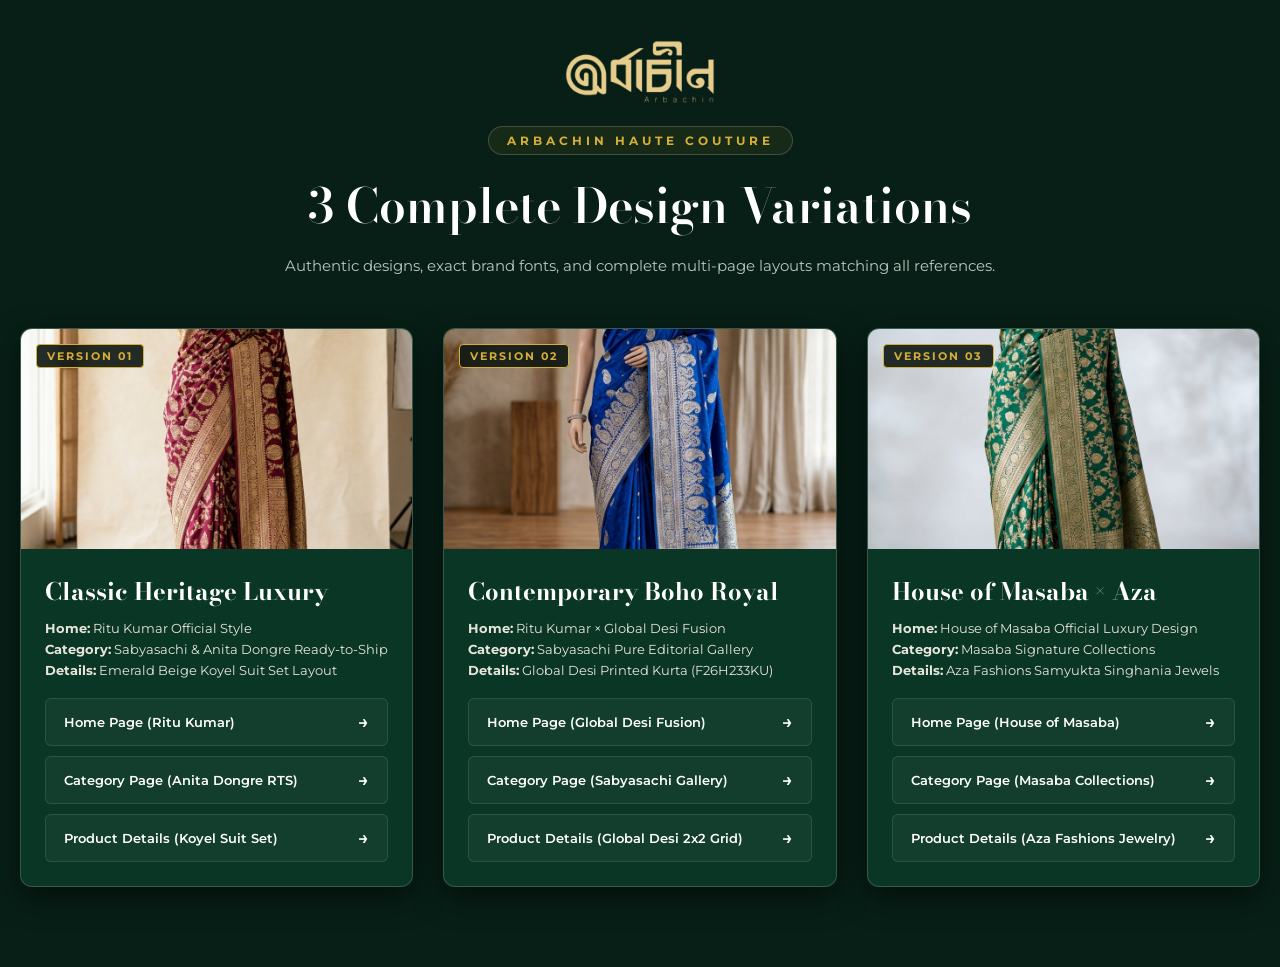
<file: index.html>
<!DOCTYPE html>
<html lang="bn">
<head>
  <meta charset="UTF-8">
  <meta name="viewport" content="width=device-width, initial-scale=1.0">
  <title>Arbachin Luxury Couture - 3 Complete Design Variations</title>
  <link rel="preconnect" href="https://fonts.googleapis.com">
  <link rel="preconnect" href="https://fonts.gstatic.com" crossorigin>
  <link href="https://fonts.googleapis.com/css2?family=Bodoni+Moda:ital,opsz,wght@0,6..96,600;1,6..96,600&family=Montserrat:wght@400;500;600;700;800&display=swap" rel="stylesheet">
  <style>
    :root {
      --bg: #071f16;
      --card-bg: #0a3725;
      --gold: #d4af37;
      --gold-light: #e9e5dc;
      --crimson: #c59b27;
      --text: #faf8f5;
      --text-muted: #b8c7be;
      --border: rgba(233, 229, 220, 0.2);
    }
    * { margin: 0; padding: 0; box-sizing: border-box; }
    body {
      background: var(--bg);
      color: var(--text);
      font-family: 'Montserrat', sans-serif;
      min-height: 100vh;
      display: flex;
      flex-direction: column;
      align-items: center;
      padding: 40px 20px 80px;
    }
    .header {
      text-align: center;
      max-width: 850px;
      margin-bottom: 50px;
    }
    .logo-badge {
      font-size: 12px;
      letter-spacing: 4px;
      color: var(--gold);
      text-transform: uppercase;
      margin-bottom: 14px;
      display: inline-block;
      padding: 6px 18px;
      border: 1px solid var(--border);
      border-radius: 30px;
      background: rgba(212, 175, 55, 0.08);
      font-weight: 700;
    }
    h1 {
      font-family: 'Bodoni Moda', serif;
      font-size: clamp(32px, 5vw, 48px);
      font-weight: 600;
      color: #fff;
      margin-bottom: 12px;
    }
    p.sub {
      color: var(--text-muted);
      font-size: 15px;
      line-height: 1.6;
    }
    .grid {
      display: grid;
      grid-template-columns: repeat(auto-fit, minmax(320px, 1fr));
      gap: 30px;
      max-width: 1280px;
      width: 100%;
    }
    .card {
      background: var(--card-bg);
      border: 1px solid var(--border);
      border-radius: 12px;
      overflow: hidden;
      display: flex;
      flex-direction: column;
      transition: all 0.4s ease;
      box-shadow: 0 10px 30px rgba(0,0,0,0.5);
    }
    .card:hover {
      transform: translateY(-6px);
      border-color: var(--gold);
      box-shadow: 0 20px 40px rgba(212, 175, 55, 0.18);
    }
    .card-img-wrap {
      height: 220px;
      position: relative;
      overflow: hidden;
    }
    .card-img-wrap img {
      width: 100%;
      height: 100%;
      object-fit: cover;
      transition: transform 0.6s ease;
    }
    .card:hover .card-img-wrap img {
      transform: scale(1.06);
    }
    .card-tag {
      position: absolute;
      top: 15px;
      left: 15px;
      background: rgba(14, 23, 19, 0.9);
      backdrop-filter: blur(8px);
      color: var(--gold);
      border: 1px solid var(--gold);
      font-size: 11px;
      font-weight: 700;
      letter-spacing: 2px;
      text-transform: uppercase;
      padding: 4px 10px;
      border-radius: 4px;
    }
    .card-body {
      padding: 24px;
      display: flex;
      flex-direction: column;
      flex: 1;
    }
    .card-title {
      font-family: 'Bodoni Moda', serif;
      font-size: 24px;
      color: #fff;
      margin-bottom: 8px;
    }
    .card-meta {
      font-size: 13px;
      color: var(--gold-light);
      margin-bottom: 18px;
      line-height: 1.6;
    }
    .card-pages {
      display: flex;
      flex-direction: column;
      gap: 10px;
      margin-top: auto;
    }
    .btn-page {
      display: flex;
      align-items: center;
      justify-content: space-between;
      padding: 12px 18px;
      border-radius: 6px;
      background: rgba(255,255,255,0.04);
      border: 1px solid rgba(255,255,255,0.1);
      color: #fff;
      text-decoration: none;
      font-size: 13px;
      font-weight: 600;
      transition: all 0.3s;
    }
    .btn-page:hover {
      background: var(--gold);
      color: #0e1713;
      border-color: var(--gold);
      padding-left: 22px;
    }
    .btn-page span.icon { font-size: 18px; }

    /* Mobile Responsive Breakpoints */
    @media (max-width: 768px) {
      body {
        padding: 30px 16px 60px;
      }
      .header {
        margin-bottom: 32px;
      }
      .header img {
        height: 52px !important;
        margin-bottom: 12px !important;
      }
      .logo-badge {
        font-size: 10px;
        letter-spacing: 3px;
        padding: 4px 14px;
        margin-bottom: 10px;
      }
      h1 {
        font-size: 28px;
      }
      p.sub {
        font-size: 13px;
      }
      .grid {
        grid-template-columns: 1fr;
        gap: 20px;
      }
      .card-img-wrap {
        height: 190px;
      }
      .card-body {
        padding: 18px 16px;
      }
      .card-title {
        font-size: 20px;
      }
      .card-meta {
        font-size: 12px;
        margin-bottom: 14px;
      }
      .btn-page {
        padding: 10px 14px;
        font-size: 12px;
      }
    }

    @media (max-width: 480px) {
      body {
        padding: 24px 12px 50px;
      }
      h1 {
        font-size: 24px;
      }
      .card-img-wrap {
        height: 170px;
      }
      .btn-page {
        font-size: 11.5px;
        padding: 9px 12px;
      }
    }
  </style>
</head>
<body>
  <div class="header">
    <img src="assets/image/logo_gold.png" alt="Arbachin Logo" style="height:64px; object-fit:contain; display:inline-block; margin-bottom:18px;">
    <br>
    <div class="logo-badge">ARBACHIN HAUTE COUTURE</div>
    <h1>3 Complete Design Variations</h1>
    <p class="sub">Authentic designs, exact brand fonts, and complete multi-page layouts matching all references.</p>
  </div>

  <div class="grid">
    <!-- Version 1 -->
    <div class="card">
      <div class="card-img-wrap">
        <img src="assets/image/saree_1.jpg" alt="Version 1">
        <div class="card-tag">VERSION 01</div>
      </div>
      <div class="card-body">
        <h2 class="card-title">Classic Heritage Luxury</h2>
        <p class="card-meta">
          <strong>Home:</strong> Ritu Kumar Official Style<br>
          <strong>Category:</strong> Sabyasachi & Anita Dongre Ready-to-Ship<br>
          <strong>Details:</strong> Emerald Beige Koyel Suit Set Layout
        </p>
        <div class="card-pages">
          <a href="v1/index.html" class="btn-page"><span>Home Page (Ritu Kumar)</span> <span class="icon">→</span></a>
          <a href="v1/category.html" class="btn-page"><span>Category Page (Anita Dongre RTS)</span> <span class="icon">→</span></a>
          <a href="v1/product.html" class="btn-page"><span>Product Details (Koyel Suit Set)</span> <span class="icon">→</span></a>
        </div>
      </div>
    </div>

    <!-- Version 2 -->
    <div class="card">
      <div class="card-img-wrap">
        <img src="assets/image/saree_2.jpg" alt="Version 2">
        <div class="card-tag">VERSION 02</div>
      </div>
      <div class="card-body">
        <h2 class="card-title">Contemporary Boho Royal</h2>
        <p class="card-meta">
          <strong>Home:</strong> Ritu Kumar × Global Desi Fusion<br>
          <strong>Category:</strong> Sabyasachi Pure Editorial Gallery<br>
          <strong>Details:</strong> Global Desi Printed Kurta (F26H233KU)
        </p>
        <div class="card-pages">
          <a href="v2/index.html" class="btn-page"><span>Home Page (Global Desi Fusion)</span> <span class="icon">→</span></a>
          <a href="v2/category.html" class="btn-page"><span>Category Page (Sabyasachi Gallery)</span> <span class="icon">→</span></a>
          <a href="v2/product.html" class="btn-page"><span>Product Details (Global Desi 2x2 Grid)</span> <span class="icon">→</span></a>
        </div>
      </div>
    </div>

    <!-- Version 3 -->
    <div class="card">
      <div class="card-img-wrap">
        <img src="assets/image/saree_3.jpg" alt="Version 3">
        <div class="card-tag">VERSION 03</div>
      </div>
      <div class="card-body">
        <h2 class="card-title">House of Masaba × Aza</h2>
        <p class="card-meta">
          <strong>Home:</strong> House of Masaba Official Luxury Design<br>
          <strong>Category:</strong> Masaba Signature Collections<br>
          <strong>Details:</strong> Aza Fashions Samyukta Singhania Jewels
        </p>
        <div class="card-pages">
          <a href="v3/index.html" class="btn-page"><span>Home Page (House of Masaba)</span> <span class="icon">→</span></a>
          <a href="v3/category.html" class="btn-page"><span>Category Page (Masaba Collections)</span> <span class="icon">→</span></a>
          <a href="v3/product.html" class="btn-page"><span>Product Details (Aza Fashions Jewelry)</span> <span class="icon">→</span></a>
        </div>
      </div>
    </div>
  </div>
</body>
</html>
</file>
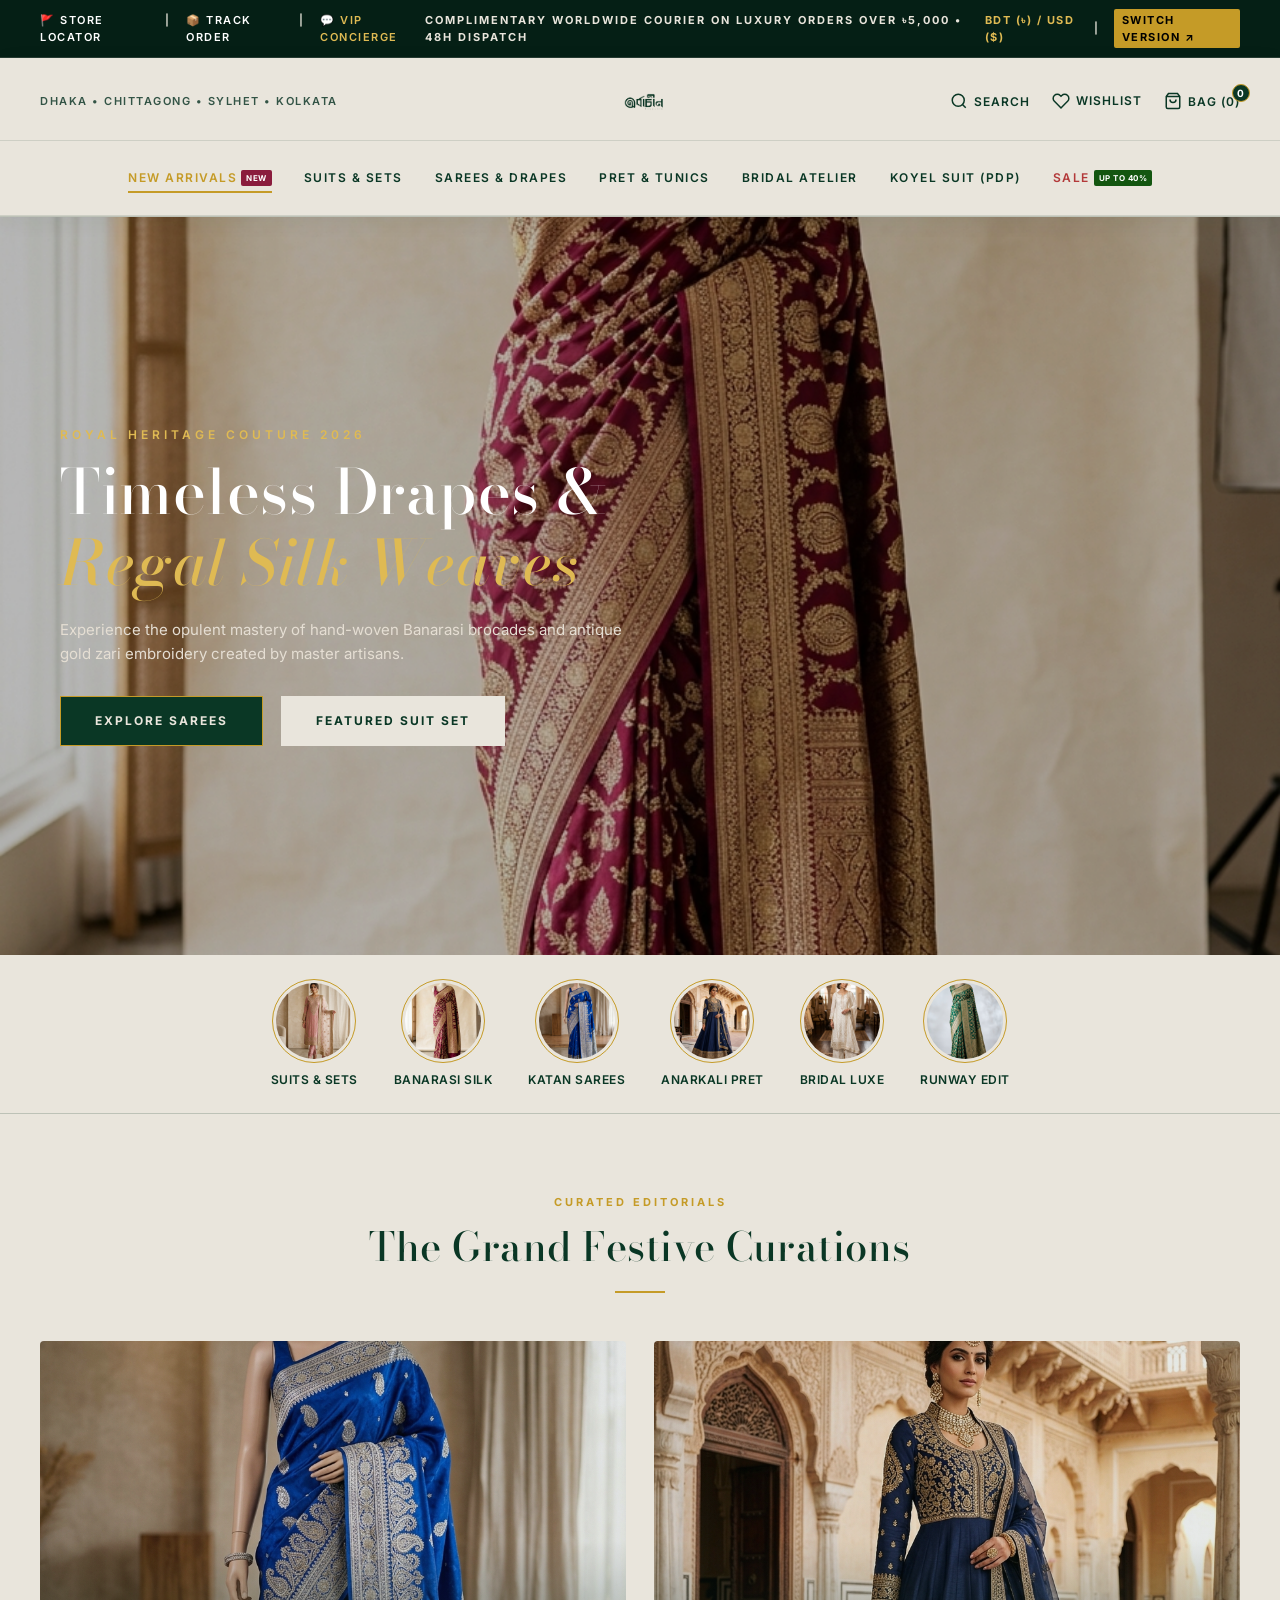
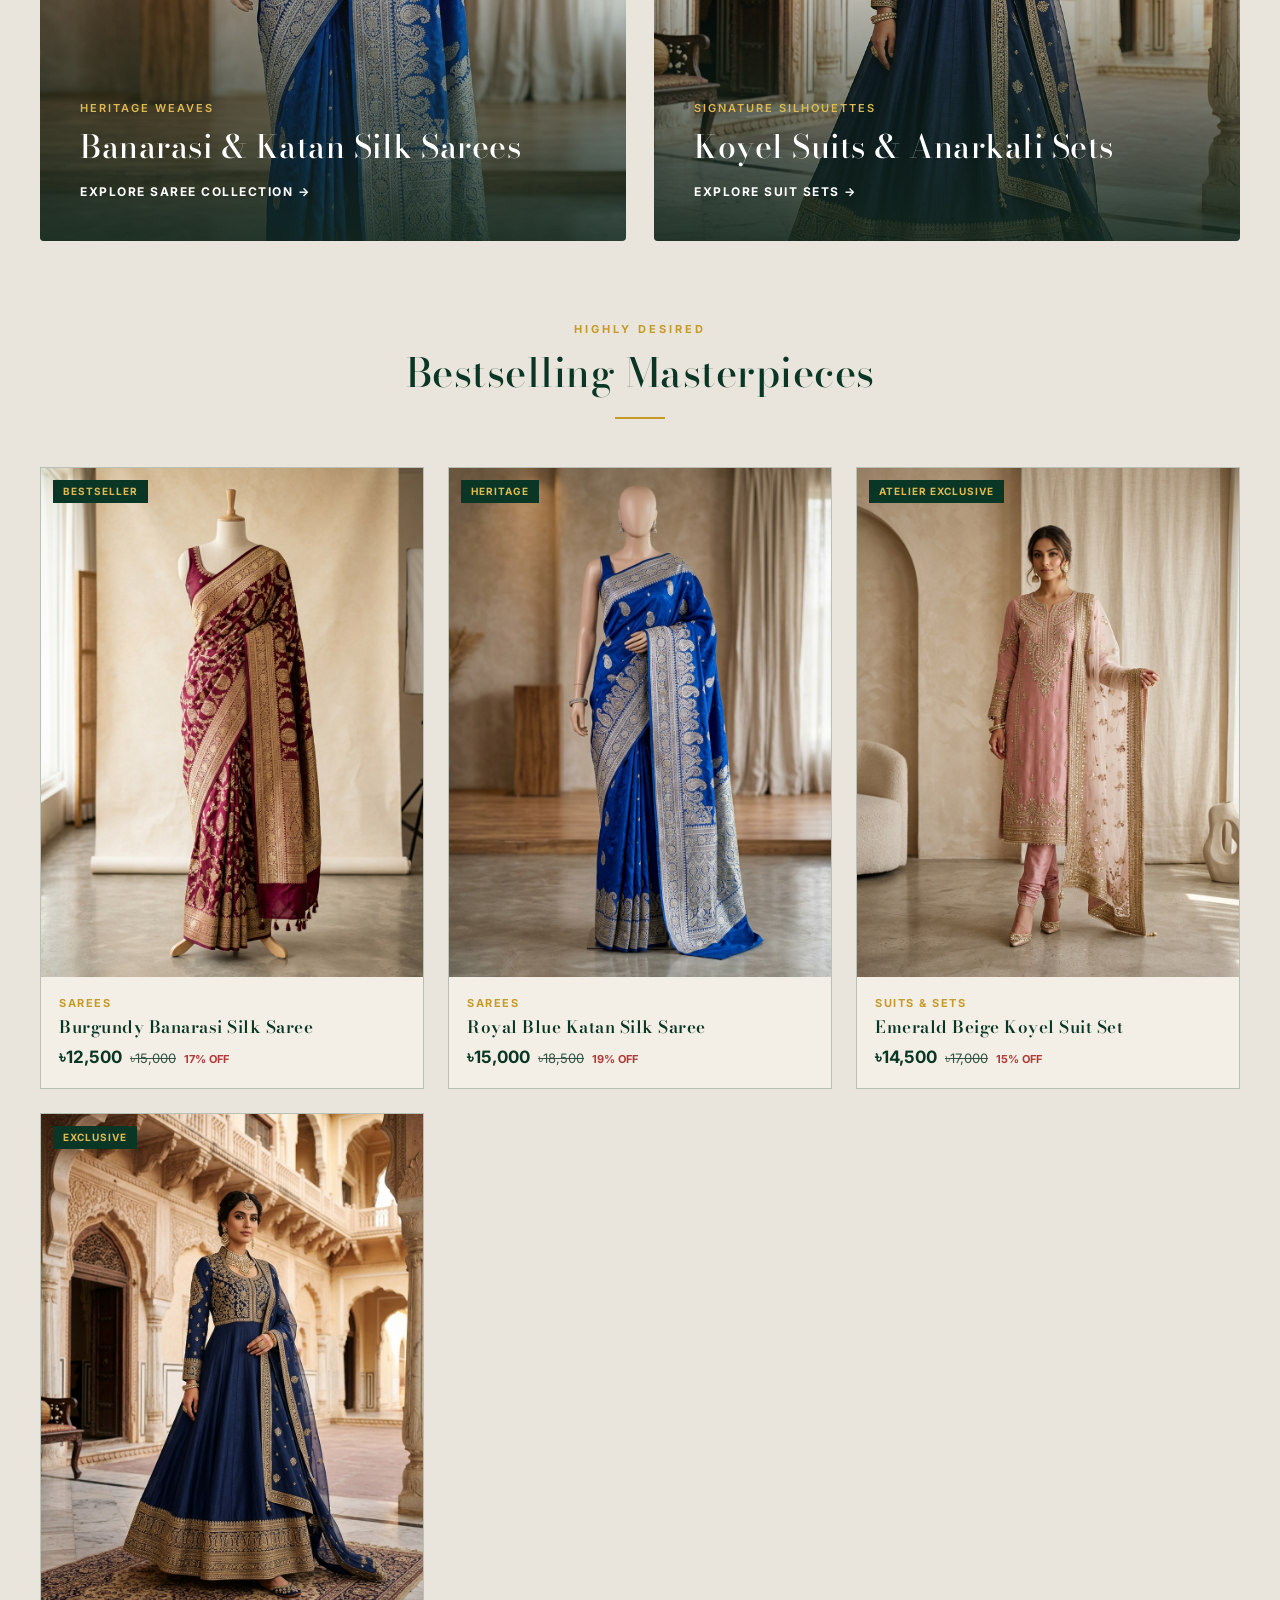
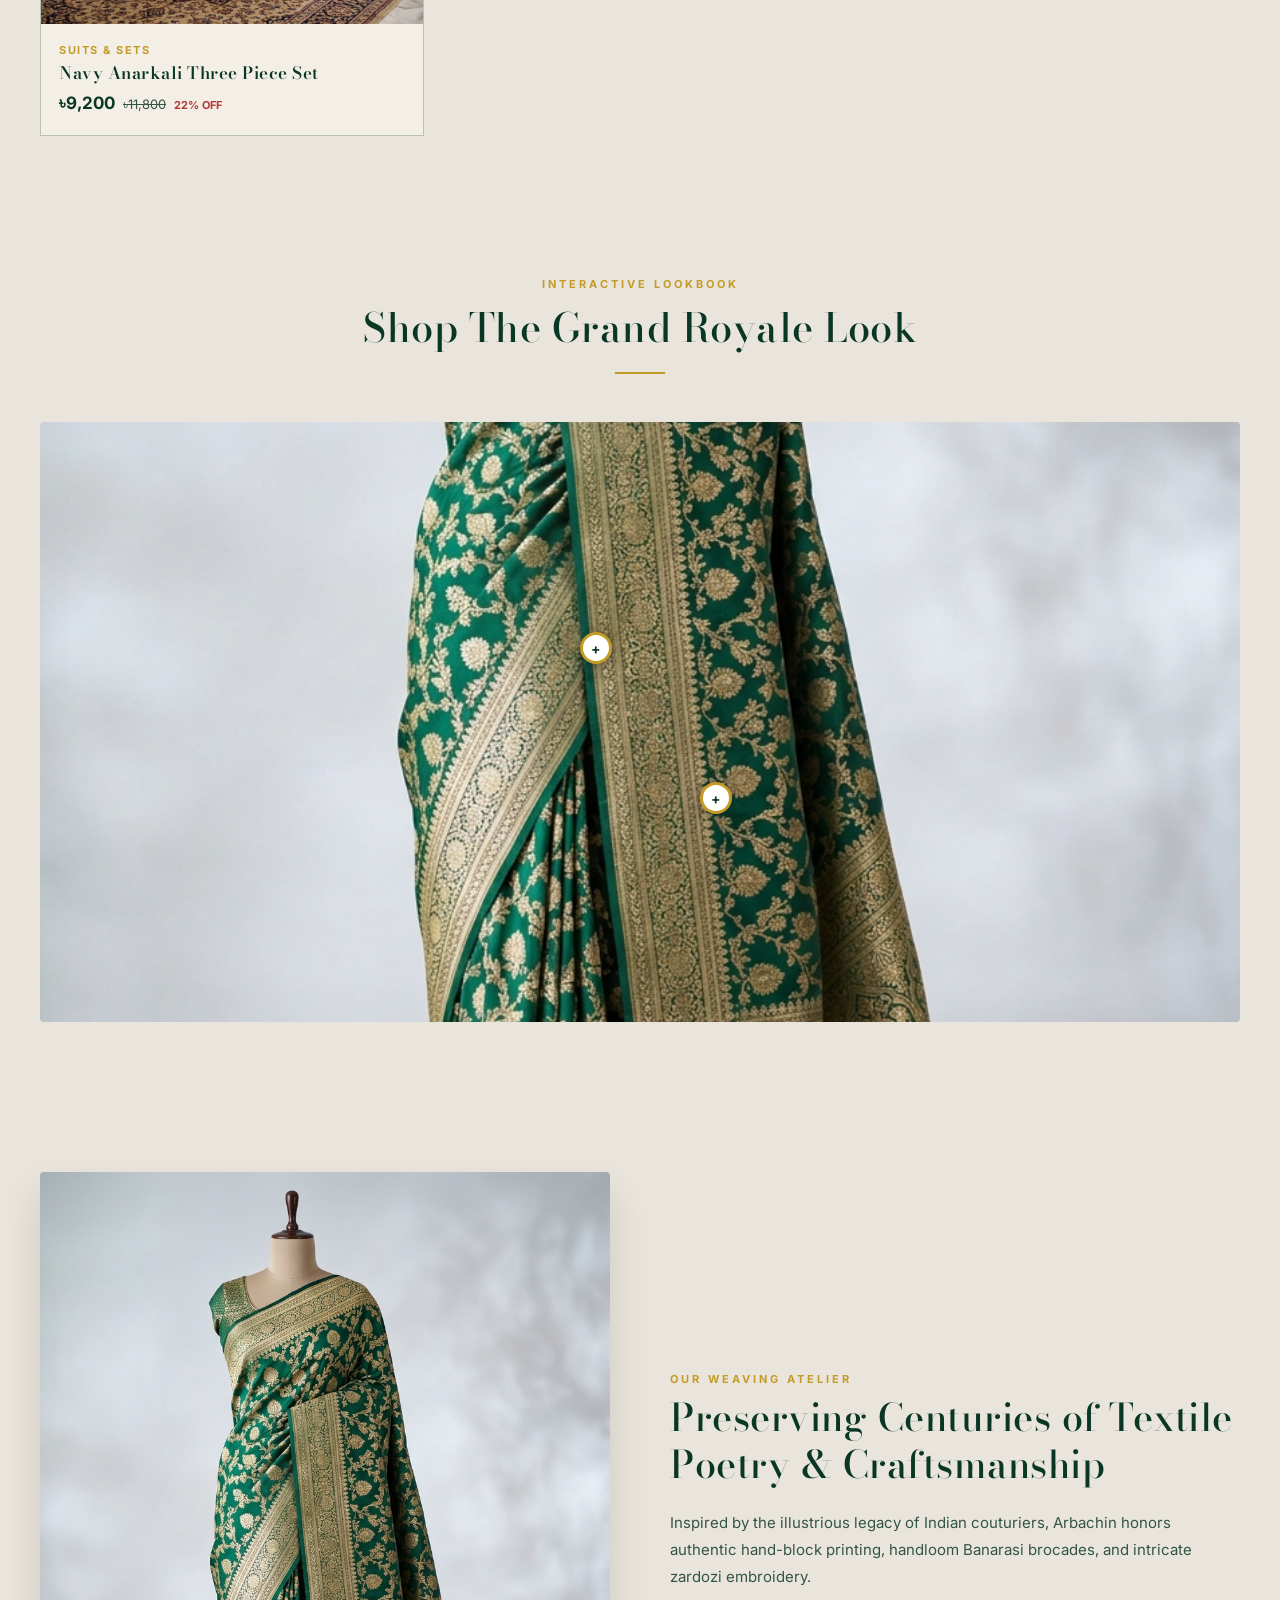
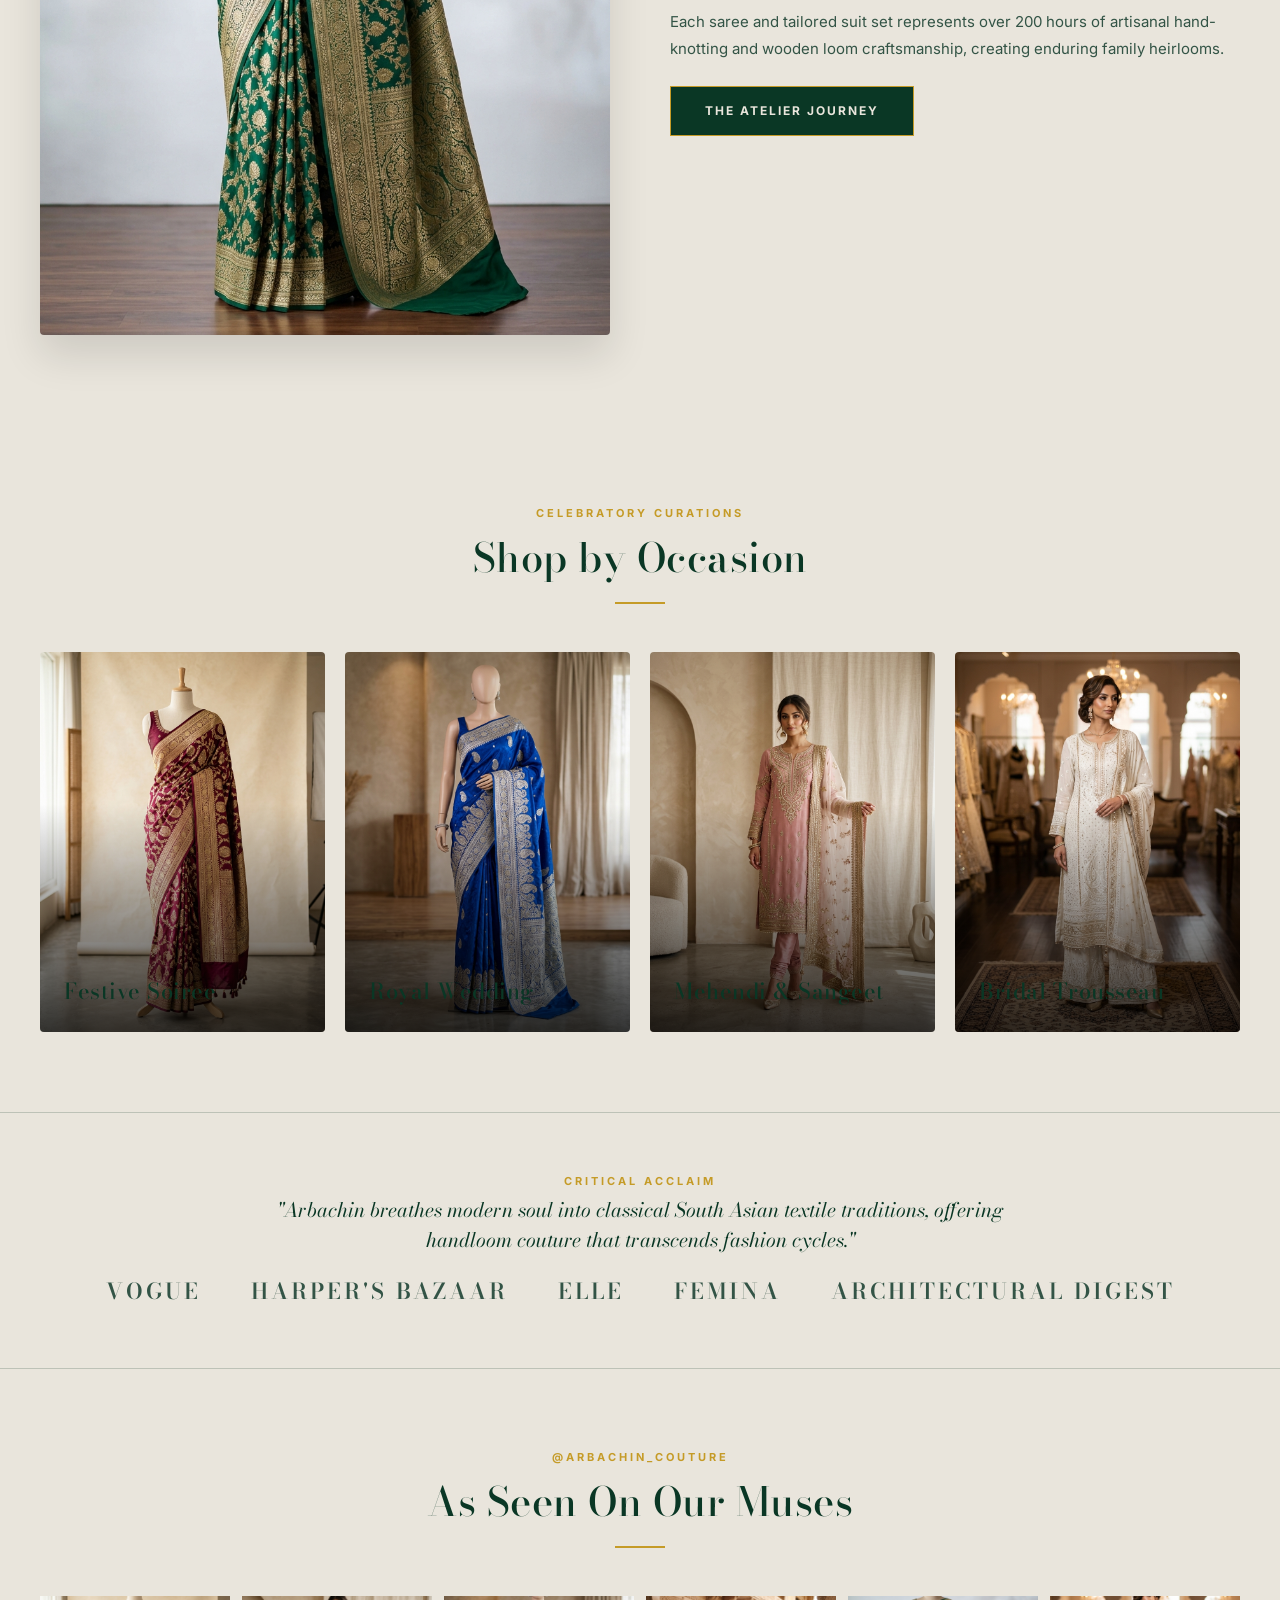
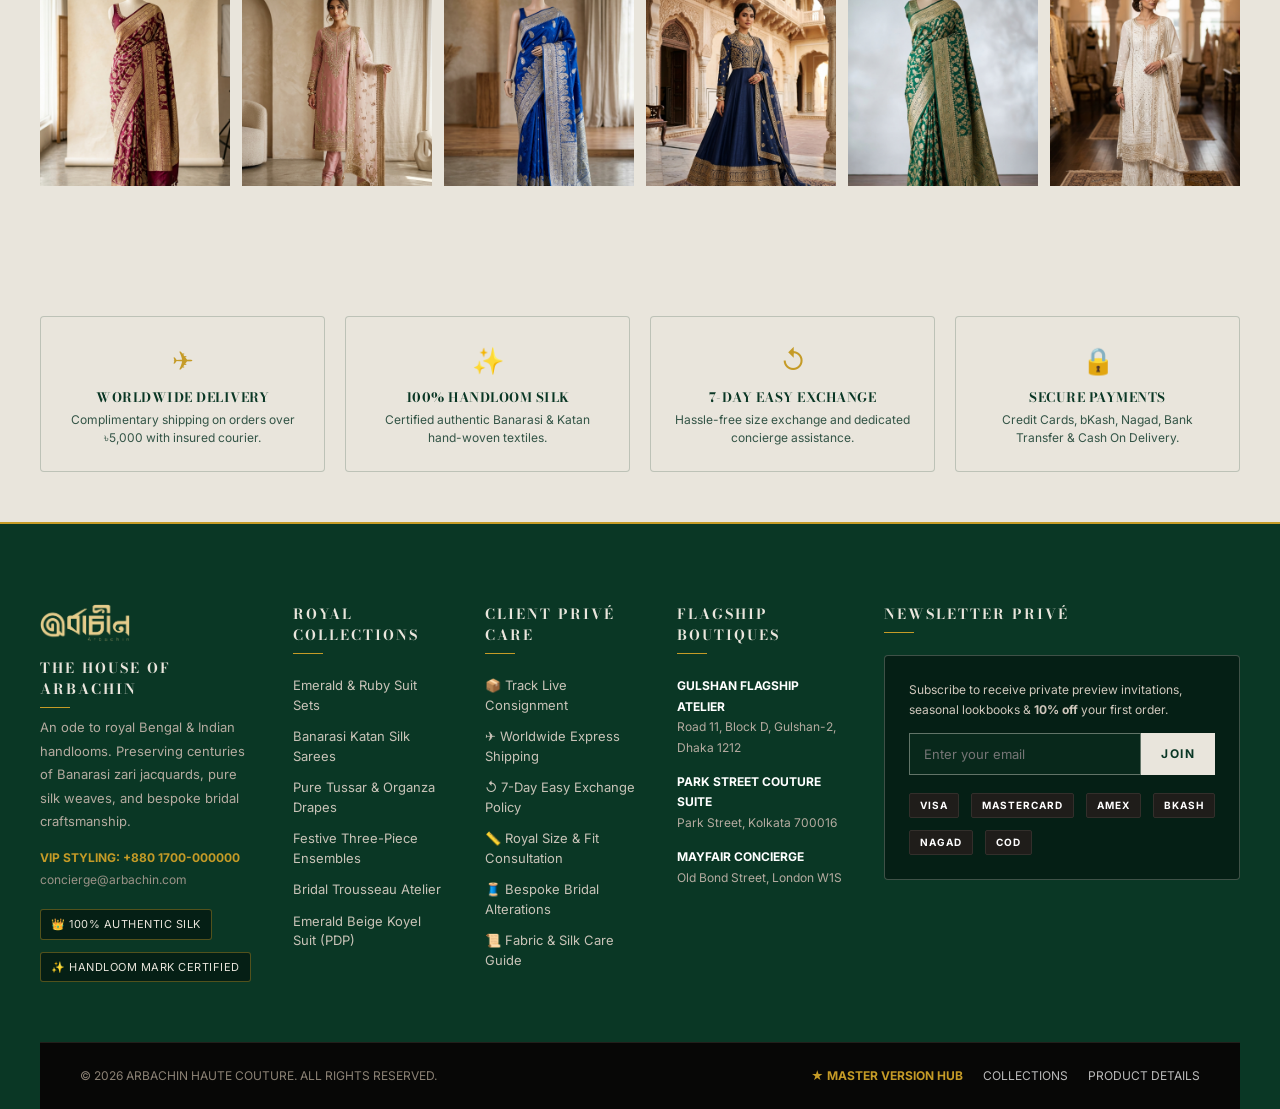
<file: v1/index.html>
<!DOCTYPE html>
<html lang="en">
<head>
  <meta charset="UTF-8">
  <meta name="viewport" content="width=device-width, initial-scale=1.0">
  <title>Arbachin Luxury Festive Couture | Heritage Edition (V1)</title>
  <link rel="stylesheet" href="style.css">
  <style>
    .press-section-box {
      background: var(--rk-bg-cream);
      padding: 60px 40px;
      text-align: center;
      border-top: 1px solid var(--rk-border);
      border-bottom: 1px solid var(--rk-border);
    }
    .press-quote-text {
      font-family: var(--font-serif);
      font-size: 20px;
      font-style: italic;
      color: var(--rk-primary);
      max-width: 800px;
      margin: 0 auto 16px;
    }
    .press-logo-row {
      display: flex;
      justify-content: center;
      align-items: center;
      gap: 50px;
      flex-wrap: wrap;
      margin-top: 20px;
    }
    .press-logo-item {
      font-family: var(--font-serif);
      font-size: 22px;
      letter-spacing: 3px;
      color: var(--rk-text-muted);
      font-weight: 600;
      text-transform: uppercase;
    }
    .features-grid-strip {
      display: grid;
      grid-template-columns: repeat(4, 1fr);
      gap: 20px;
      max-width: 1440px;
      margin: 50px auto;
      padding: 0 40px;
    }
    .feature-item-box {
      border: 1px solid var(--rk-border);
      padding: 24px;
      text-align: center;
      background: var(--rk-bg-cream);
      border-radius: 4px;
      transition: var(--transition);
    }
    .feature-item-box:hover {
      border-color: var(--rk-gold);
      box-shadow: 0 8px 20px rgba(0,0,0,0.05);
    }
    .hotspot-banner-box {
      position: relative;
      max-width: 1440px;
      margin: 60px auto;
      padding: 0 40px;
    }
    .hotspot-banner-inner {
      position: relative;
      height: 600px;
      border-radius: 4px;
      overflow: hidden;
    }
    .hotspot-banner-inner img {
      width: 100%;
      height: 100%;
      object-fit: cover;
    }
    .hotspot-point {
      position: absolute;
      width: 32px;
      height: 32px;
      background: #ffffff;
      border: 3px solid var(--rk-gold);
      border-radius: 50%;
      cursor: pointer;
      display: flex;
      align-items: center;
      justify-content: center;
      font-weight: 700;
      color: var(--rk-primary);
      box-shadow: 0 4px 15px rgba(0,0,0,0.3);
      animation: pinGlow 2s infinite;
    }
    @keyframes pinGlow {
      0% { transform: scale(1); box-shadow: 0 0 0 0 rgba(197, 155, 39, 0.7); }
      70% { transform: scale(1.1); box-shadow: 0 0 0 10px rgba(197, 155, 39, 0); }
      100% { transform: scale(1); }
    }
    .hotspot-card-popup {
      position: absolute;
      bottom: 45px;
      left: 50%;
      transform: translateX(-50%);
      background: #ffffff;
      padding: 12px 18px;
      border-radius: 4px;
      box-shadow: 0 10px 25px rgba(0,0,0,0.2);
      white-space: nowrap;
      display: none;
      z-index: 10;
      border: 1px solid var(--rk-gold);
    }
    .hotspot-point:hover .hotspot-card-popup { display: block; }
    .craft-heritage-box {
      background: var(--rk-bg-cream);
      padding: 90px 40px;
    }
    .craft-heritage-inner {
      max-width: 1440px;
      margin: 0 auto;
      display: grid;
      grid-template-columns: 1fr 1fr;
      gap: 60px;
      align-items: center;
    }
    .craft-heritage-inner h2 {
      font-size: 38px;
      line-height: 1.25;
      margin-bottom: 20px;
    }
    .occasions-grid-wrap {
      display: grid;
      grid-template-columns: repeat(4, 1fr);
      gap: 20px;
    }
    .occasion-tile-card {
      position: relative;
      height: 380px;
      overflow: hidden;
      border-radius: 4px;
    }
    .occasion-tile-card img {
      width: 100%;
      height: 100%;
      object-fit: cover;
      transition: transform 0.6s ease;
    }
    .occasion-tile-card:hover img { transform: scale(1.08); }
    .occasion-overlay-info {
      position: absolute;
      inset: 0;
      background: linear-gradient(to top, rgba(0,0,0,0.75), transparent 60%);
      display: flex;
      align-items: flex-end;
      padding: 24px;
      color: #fff;
    }
    .insta-grid-row {
      display: grid;
      grid-template-columns: repeat(6, 1fr);
      gap: 12px;
    }
    .insta-pic-item {
      aspect-ratio: 1 / 1;
      overflow: hidden;
      position: relative;
    }
    .insta-pic-item img {
      width: 100%;
      height: 100%;
      object-fit: cover;
      transition: transform 0.4s ease;
    }
    .insta-pic-item:hover img { transform: scale(1.1); }

    @media (max-width: 1024px) {
      .features-grid-strip { grid-template-columns: repeat(2, 1fr); padding: 0 24px; }
      .craft-heritage-inner { grid-template-columns: 1fr; gap: 36px; }
      .occasions-grid-wrap { grid-template-columns: repeat(2, 1fr); }
      .insta-grid-row { grid-template-columns: repeat(3, 1fr); }
      .hotspot-banner-box { padding: 0 24px; }
    }

    @media (max-width: 768px) {
      .press-section-box { padding: 40px 16px; }
      .press-quote-text { font-size: 16px; }
      .press-logo-row { gap: 24px; }
      .press-logo-item { font-size: 16px; }
      .features-grid-strip { grid-template-columns: 1fr; padding: 0 16px; margin: 30px auto; gap: 14px; }
      .hotspot-banner-box { padding: 0 16px; margin: 30px auto; }
      .hotspot-banner-inner { height: 380px; }
      .craft-heritage-box { padding: 40px 16px; }
      .craft-heritage-inner h2 { font-size: 26px !important; }
      .occasions-grid-wrap { grid-template-columns: 1fr; gap: 16px; }
      .occasion-tile-card { height: 300px; }
      .insta-grid-row { grid-template-columns: repeat(3, 1fr); gap: 8px; }
    }

    @media (max-width: 480px) {
      .insta-grid-row { grid-template-columns: repeat(2, 1fr); }
      .hotspot-banner-inner { height: 280px; }
      .craft-heritage-inner h2 { font-size: 22px !important; }
    }
  </style>
</head>
<body>

  <!-- 1. Top Announcement Bar (Ritu Kumar Exact Format) -->
  <div class="rk-topbar">
    <div style="display:flex; gap:16px;">
      <a href="category.html">🚩 STORE LOCATOR</a>
      <span>|</span>
      <a href="category.html">📦 TRACK ORDER</a>
      <span>|</span>
      <a href="https://wa.me/8801700000000" target="_blank" style="color:var(--rk-gold-light);">💬 VIP CONCIERGE</a>
    </div>
    <div style="font-weight:700; letter-spacing:2px;">
      COMPLIMENTARY WORLDWIDE COURIER ON LUXURY ORDERS OVER ৳5,000 &bull; 48H DISPATCH
    </div>
    <div style="display:flex; gap:14px; align-items:center;">
      <span style="font-weight:700; color:var(--rk-gold-light);">BDT (৳) / USD ($)</span>
      <span>|</span>
      <a href="../index.html" style="background:var(--rk-gold); color:#000; padding:3px 8px; border-radius:2px; font-weight:700;">SWITCH VERSION ↗</a>
    </div>
  </div>

  <!-- 2. Header (Logo Center, Mega Menu) -->
  <header class="rk-header-main">
    <div class="rk-header-top-row">
      <div class="rk-header-left">
        <span>DHAKA &bull; CHITTAGONG &bull; SYLHET &bull; KOLKATA</span>
      </div>

      <div class="rk-brand-logo">
        <a href="index.html" style="display:flex; flex-direction:column; align-items:center;">
          <img src="../assets/image/logo.png" alt="Arbachin Logo" style="height:50px; object-fit:contain;">
        </a>
      </div>

      <div class="rk-header-right">
        <button class="rk-icon-btn" onclick="showToast('Search catalog...')">
          <svg width="18" height="18" fill="none" stroke="currentColor" stroke-width="2" viewBox="0 0 24 24"><circle cx="11" cy="11" r="8"></circle><line x1="21" y1="21" x2="16.65" y2="16.65"></line></svg>
          <span>SEARCH</span>
        </button>
        <a href="category.html" class="rk-icon-btn" title="Wishlist">
          <svg width="18" height="18" fill="none" stroke="currentColor" stroke-width="2" viewBox="0 0 24 24"><path d="M20.84 4.61a5.5 5.5 0 0 0-7.78 0L12 5.67l-1.06-1.06a5.5 5.5 0 0 0-7.78 7.78l1.06 1.06L12 21.23l7.78-7.78 1.06-1.06a5.5 5.5 0 0 0 0-7.78z"></path></svg>
          <span>WISHLIST</span>
        </a>
        <button class="rk-icon-btn" onclick="showToast('Shopping Bag contains ' + cart.length + ' item(s)')">
          <svg width="18" height="18" fill="none" stroke="currentColor" stroke-width="2" viewBox="0 0 24 24"><path d="M6 2L3 6v14a2 2 0 0 0 2 2h14a2 2 0 0 0 2-2V6l-3-4z"></path><line x1="3" y1="6" x2="21" y2="6"></line><path d="M16 10a4 4 0 0 1-8 0"></path></svg>
          <span>BAG (<span class="cart-count">0</span>)</span>
          <span class="rk-cart-badge cart-count">0</span>
        </button>
      </div>
    </div>

    <!-- Mega Navigation Bar -->
    <div class="rk-nav-row">
      <ul class="rk-nav-list">
        <li class="rk-nav-item">
          <a href="index.html" class="active">NEW ARRIVALS <span class="rk-badge-new">NEW</span></a>
        </li>
        <li class="rk-nav-item">
          <a href="category.html?cat=suits">SUITS & SETS</a>
          <div class="rk-mega-menu">
            <div class="rk-mega-col">
              <h5>By Style</h5>
              <ul>
                <li><a href="category.html?cat=suits">Anarkali Suit Sets</a></li>
                <li><a href="category.html?cat=suits">Straight Cut Suits</a></li>
                <li><a href="category.html?cat=suits">Angrakha Sets</a></li>
                <li><a href="category.html?cat=suits">Sharara & Gharara Sets</a></li>
              </ul>
            </div>
            <div class="rk-mega-col">
              <h5>By Fabric</h5>
              <ul>
                <li><a href="category.html?cat=suits">Pure Chanderi Silk</a></li>
                <li><a href="category.html?cat=suits">Organza Silk Ensembles</a></li>
                <li><a href="category.html?cat=suits">Georgette Festive Sets</a></li>
                <li><a href="category.html?cat=suits">Handloom Cotton Silk</a></li>
              </ul>
            </div>
            <div class="rk-mega-col">
              <h5>Occasion</h5>
              <ul>
                <li><a href="category.html">Festive Eid Collection</a></li>
                <li><a href="category.html">Mehendi & Sangeet</a></li>
                <li><a href="category.html">Intimate Weddings</a></li>
                <li><a href="product.html">Emerald Beige Koyel Suit</a></li>
              </ul>
            </div>
            <div class="rk-mega-featured">
              <img src="../assets/image/threepiece_1.jpg" alt="Featured Suit">
              <span style="font-size:11px; font-weight:700; color:var(--rk-primary); display:block;">Koyel Suit Set</span>
              <a href="product.html" style="font-size:10px; color:var(--rk-gold); font-weight:700;">EXPLORE NOW &rarr;</a>
            </div>
          </div>
        </li>
        <li class="rk-nav-item">
          <a href="category.html?cat=sarees">SAREES & DRAPES</a>
          <div class="rk-mega-menu">
            <div class="rk-mega-col">
              <h5>Heritage Weaves</h5>
              <ul>
                <li><a href="category.html?cat=sarees">Banarasi Katan Silk</a></li>
                <li><a href="category.html?cat=sarees">Pure Tussar & Organza</a></li>
                <li><a href="category.html?cat=sarees">Zari Brocade Sarees</a></li>
                <li><a href="category.html?cat=sarees">Dhakai Jamdani Heritage</a></li>
              </ul>
            </div>
            <div class="rk-mega-col">
              <h5>Occasion Edit</h5>
              <ul>
                <li><a href="category.html?cat=sarees">Bridal Reception Sarees</a></li>
                <li><a href="category.html?cat=sarees">Cocktail Tissue Drapes</a></li>
                <li><a href="category.html?cat=sarees">Daytime Festive Silks</a></li>
              </ul>
            </div>
            <div class="rk-mega-col">
              <h5>Curations</h5>
              <ul>
                <li><a href="category.html">Royal Crimson Edit</a></li>
                <li><a href="category.html">Midnight Heritage Silks</a></li>
                <li><a href="category.html">Ready to Ship (24H)</a></li>
              </ul>
            </div>
            <div class="rk-mega-featured">
              <img src="../assets/image/saree_1.jpg" alt="Featured Saree">
              <span style="font-size:11px; font-weight:700; color:var(--rk-primary); display:block;">Banarasi Zari Saree</span>
              <a href="category.html?cat=sarees" style="font-size:10px; color:var(--rk-gold); font-weight:700;">VIEW SAREES &rarr;</a>
            </div>
          </div>
        </li>
        <li class="rk-nav-item">
          <a href="category.html?cat=three-piece">PRET & TUNICS</a>
        </li>
        <li class="rk-nav-item">
          <a href="category.html">BRIDAL ATELIER</a>
        </li>
        <li class="rk-nav-item">
          <a href="product.html">KOYEL SUIT (PDP)</a>
        </li>
        <li class="rk-nav-item">
          <a href="category.html" style="color:#b33939;">SALE <span class="rk-badge-sale">UP TO 40%</span></a>
        </li>
      </ul>
    </div>
  </header>

  <!-- 3. Hero Carousel Banner -->
  <section class="rk-hero-banner">
    <img src="../assets/image/saree_1.jpg" alt="Royal Festive Collection" class="rk-hero-bg">
    <div class="rk-hero-content">
      <div class="rk-hero-box">
        <div class="rk-hero-eyebrow">ROYAL HERITAGE COUTURE 2026</div>
        <h1 class="rk-hero-title">Timeless Drapes & <em>Regal Silk Weaves</em></h1>
        <p class="rk-hero-desc">Experience the opulent mastery of hand-woven Banarasi brocades and antique gold zari embroidery created by master artisans.</p>
        <div>
          <a href="category.html?cat=sarees" class="btn-rk-gold">Explore Sarees</a>
          <a href="product.html" class="btn-rk-white">Featured Suit Set</a>
        </div>
      </div>
    </div>
  </section>

  <!-- 4. Category Story Circles Ribbon (Below Banner) -->
  <section class="rk-story-ribbon">
    <a href="category.html" class="rk-story-item">
      <div class="rk-story-img"><img src="../assets/image/threepiece_1.jpg" alt="Suits"></div>
      <span class="rk-story-title">Suits & Sets</span>
    </a>
    <a href="category.html?cat=sarees" class="rk-story-item">
      <div class="rk-story-img"><img src="../assets/image/saree_1.jpg" alt="Banarasi"></div>
      <span class="rk-story-title">Banarasi Silk</span>
    </a>
    <a href="category.html?cat=sarees" class="rk-story-item">
      <div class="rk-story-img"><img src="../assets/image/saree_2.jpg" alt="Katan"></div>
      <span class="rk-story-title">Katan Sarees</span>
    </a>
    <a href="category.html?cat=three-piece" class="rk-story-item">
      <div class="rk-story-img"><img src="../assets/image/threepiece_2.jpg" alt="Anarkalis"></div>
      <span class="rk-story-title">Anarkali Pret</span>
    </a>
    <a href="category.html" class="rk-story-item">
      <div class="rk-story-img"><img src="../assets/image/threepiece_3.jpg" alt="Bridal"></div>
      <span class="rk-story-title">Bridal Luxe</span>
    </a>
    <a href="category.html" class="rk-story-item">
      <div class="rk-story-img"><img src="../assets/image/saree_3.jpg" alt="Runway"></div>
      <span class="rk-story-title">Runway Edit</span>
    </a>
  </section>

  <!-- 5. Curated Campaign Banners (2-Tile Grid) -->
  <section class="rk-section">
    <div class="rk-section-header">
      <div class="rk-section-eyebrow">CURATED EDITORIALS</div>
      <h2 class="rk-section-title">The Grand Festive Curations</h2>
      <div class="rk-divider-line"></div>
    </div>

    <div class="rk-campaign-grid">
      <div class="rk-campaign-tile">
        <img src="../assets/image/saree_2.jpg" alt="Pure Silk Sarees">
        <div class="rk-campaign-overlay">
          <div class="rk-campaign-tag">HERITAGE WEAVES</div>
          <h3 class="rk-campaign-title">Banarasi & Katan Silk Sarees</h3>
          <a href="category.html?cat=sarees" style="color:#fff; font-size:12px; font-weight:700; letter-spacing:1.5px; text-transform:uppercase;">Explore Saree Collection →</a>
        </div>
      </div>

      <div class="rk-campaign-tile">
        <img src="../assets/image/threepiece_2.jpg" alt="Designer Suit Sets">
        <div class="rk-campaign-overlay">
          <div class="rk-campaign-tag">SIGNATURE SILHOUETTES</div>
          <h3 class="rk-campaign-title">Koyel Suits & Anarkali Sets</h3>
          <a href="category.html?cat=three-piece" style="color:#fff; font-size:12px; font-weight:700; letter-spacing:1.5px; text-transform:uppercase;">Explore Suit Sets →</a>
        </div>
      </div>
    </div>
  </section>

  <!-- 6. Bestselling Masterpieces Product Grid -->
  <section class="rk-section" style="padding-top:0;">
    <div class="rk-section-header">
      <div class="rk-section-eyebrow">HIGHLY DESIRED</div>
      <h2 class="rk-section-title">Bestselling Masterpieces</h2>
      <div class="rk-divider-line"></div>
    </div>

    <div class="rk-card-grid">
      <!-- Item 1 -->
      <div class="rk-card">
        <div class="rk-card-media">
          <span class="rk-card-tag">Bestseller</span>
          <img src="../assets/image/saree_1.jpg" alt="Burgundy Banarasi">
          <div class="rk-card-hover-actions">
            <button class="btn-rk-card-action" onclick="openQuickView('saree-001')">Quick View</button>
            <button class="btn-rk-card-action" onclick="addToCart('saree-001')">Add to Bag</button>
          </div>
        </div>
        <div class="rk-card-body">
          <div class="rk-card-category">Sarees</div>
          <h3 class="rk-card-name"><a href="product.html">Burgundy Banarasi Silk Saree</a></h3>
          <div class="rk-card-price-bar">
            <span class="rk-price-cur">৳12,500</span>
            <span class="rk-price-orig">৳15,000</span>
            <span class="rk-price-discount">17% OFF</span>
          </div>
        </div>
      </div>

      <!-- Item 2 -->
      <div class="rk-card">
        <div class="rk-card-media">
          <span class="rk-card-tag">Heritage</span>
          <img src="../assets/image/saree_2.jpg" alt="Royal Blue Katan">
          <div class="rk-card-hover-actions">
            <button class="btn-rk-card-action" onclick="openQuickView('saree-002')">Quick View</button>
            <button class="btn-rk-card-action" onclick="addToCart('saree-002')">Add to Bag</button>
          </div>
        </div>
        <div class="rk-card-body">
          <div class="rk-card-category">Sarees</div>
          <h3 class="rk-card-name"><a href="product.html">Royal Blue Katan Silk Saree</a></h3>
          <div class="rk-card-price-bar">
            <span class="rk-price-cur">৳15,000</span>
            <span class="rk-price-orig">৳18,500</span>
            <span class="rk-price-discount">19% OFF</span>
          </div>
        </div>
      </div>

      <!-- Item 3 -->
      <div class="rk-card">
        <div class="rk-card-media">
          <span class="rk-card-tag">Atelier Exclusive</span>
          <img src="../assets/image/threepiece_1.jpg" alt="Emerald Beige Koyel Suit Set">
          <div class="rk-card-hover-actions">
            <button class="btn-rk-card-action" onclick="openQuickView('three-piece-001')">Quick View</button>
            <button class="btn-rk-card-action" onclick="addToCart('three-piece-001')">Add to Bag</button>
          </div>
        </div>
        <div class="rk-card-body">
          <div class="rk-card-category">Suits & Sets</div>
          <h3 class="rk-card-name"><a href="product.html">Emerald Beige Koyel Suit Set</a></h3>
          <div class="rk-card-price-bar">
            <span class="rk-price-cur">৳14,500</span>
            <span class="rk-price-orig">৳17,000</span>
            <span class="rk-price-discount">15% OFF</span>
          </div>
        </div>
      </div>

      <!-- Item 4 -->
      <div class="rk-card">
        <div class="rk-card-media">
          <span class="rk-card-tag">Exclusive</span>
          <img src="../assets/image/threepiece_2.jpg" alt="Navy Anarkali Set">
          <div class="rk-card-hover-actions">
            <button class="btn-rk-card-action" onclick="openQuickView('three-piece-002')">Quick View</button>
            <button class="btn-rk-card-action" onclick="addToCart('three-piece-002')">Add to Bag</button>
          </div>
        </div>
        <div class="rk-card-body">
          <div class="rk-card-category">Suits & Sets</div>
          <h3 class="rk-card-name"><a href="product.html">Navy Anarkali Three Piece Set</a></h3>
          <div class="rk-card-price-bar">
            <span class="rk-price-cur">৳9,200</span>
            <span class="rk-price-orig">৳11,800</span>
            <span class="rk-price-discount">22% OFF</span>
          </div>
        </div>
      </div>
    </div>
  </section>

  <!-- 7. Interactive "Shop The Look" Hotspot Section -->
  <section class="hotspot-banner-box">
    <div class="rk-section-header">
      <div class="rk-section-eyebrow">INTERACTIVE LOOKBOOK</div>
      <h2 class="rk-section-title">Shop The Grand Royale Look</h2>
      <div class="rk-divider-line"></div>
    </div>

    <div class="hotspot-banner-inner">
      <img src="../assets/image/saree_3.jpg" alt="Shop The Look Editorial">
      <div class="hotspot-point" style="top:35%; left:45%;">
        +
        <div class="hotspot-card-popup">
          <strong>Emerald Zari Saree</strong><br>
          ৳13,800 BDT &bull; <a href="product.html" style="color:var(--rk-gold); font-weight:700;">Shop Piece &rarr;</a>
        </div>
      </div>
      <div class="hotspot-point" style="top:60%; left:55%;">
        +
        <div class="hotspot-card-popup">
          <strong>Gold Zari Pallu Border</strong><br>
          Handcrafted Weave &bull; <a href="category.html" style="color:var(--rk-gold); font-weight:700;">Explore &rarr;</a>
        </div>
      </div>
    </div>
  </section>

  <!-- 8. The Craft & Heritage Section -->
  <section class="craft-heritage-box">
    <div class="craft-heritage-inner">
      <div style="position:relative; box-shadow:0 20px 40px rgba(0,0,0,0.12); border-radius:4px; overflow:hidden;">
        <img src="../assets/image/saree_3.jpg" alt="Master Artisans & Handloom" style="width:100%;">
      </div>
      <div>
        <div class="rk-section-eyebrow">OUR WEAVING ATELIER</div>
        <h2 style="font-size:38px; line-height:1.25; margin-bottom:20px;">Preserving Centuries of Textile Poetry & Craftsmanship</h2>
        <p style="color:var(--rk-text-muted); font-size:15px; line-height:1.8; margin-bottom:18px;">
          Inspired by the illustrious legacy of Indian couturiers, Arbachin honors authentic hand-block printing, handloom Banarasi brocades, and intricate zardozi embroidery.
        </p>
        <p style="color:var(--rk-text-muted); font-size:15px; line-height:1.8; margin-bottom:24px;">
          Each saree and tailored suit set represents over 200 hours of artisanal hand-knotting and wooden loom craftsmanship, creating enduring family heirlooms.
        </p>
        <a href="category.html" class="btn-rk-gold">The Atelier Journey</a>
      </div>
    </div>
  </section>

  <!-- 9. Shop by Occasion Grid -->
  <section class="rk-section">
    <div class="rk-section-header">
      <div class="rk-section-eyebrow">CELEBRATORY CURATIONS</div>
      <h2 class="rk-section-title">Shop by Occasion</h2>
      <div class="rk-divider-line"></div>
    </div>

    <div class="occasions-grid-wrap">
      <a href="category.html" class="occasion-tile-card">
        <img src="../assets/image/saree_1.jpg" alt="Festive Soiree">
        <div class="occasion-overlay-info"><h3 style="font-family:var(--font-serif); font-size:22px;">Festive Soiree</h3></div>
      </a>
      <a href="category.html" class="occasion-tile-card">
        <img src="../assets/image/saree_2.jpg" alt="Royal Wedding">
        <div class="occasion-overlay-info"><h3 style="font-family:var(--font-serif); font-size:22px;">Royal Wedding</h3></div>
      </a>
      <a href="category.html" class="occasion-tile-card">
        <img src="../assets/image/threepiece_1.jpg" alt="Mehendi & Sangeet">
        <div class="occasion-overlay-info"><h3 style="font-family:var(--font-serif); font-size:22px;">Mehendi & Sangeet</h3></div>
      </a>
      <a href="category.html" class="occasion-tile-card">
        <img src="../assets/image/threepiece_3.jpg" alt="Bridal Trousseau">
        <div class="occasion-overlay-info"><h3 style="font-family:var(--font-serif); font-size:22px;">Bridal Trousseau</h3></div>
      </a>
    </div>
  </section>

  <!-- 10. Press & Editorial Praise -->
  <section class="press-section-box">
    <div class="rk-section-eyebrow">CRITICAL ACCLAIM</div>
    <div class="press-quote-text">
      "Arbachin breathes modern soul into classical South Asian textile traditions, offering handloom couture that transcends fashion cycles."
    </div>
    <div class="press-logo-row">
      <span class="press-logo-item">VOGUE</span>
      <span class="press-logo-item">HARPER'S BAZAAR</span>
      <span class="press-logo-item">ELLE</span>
      <span class="press-logo-item">FEMINA</span>
      <span class="press-logo-item">ARCHITECTURAL DIGEST</span>
    </div>
  </section>

  <!-- 11. Instagram / UGC Grid ("As Seen On You") -->
  <section class="rk-section">
    <div class="rk-section-header">
      <div class="rk-section-eyebrow">@ARBACHIN_COUTURE</div>
      <h2 class="rk-section-title">As Seen On Our Muses</h2>
      <div class="rk-divider-line"></div>
    </div>

    <div class="insta-grid-row">
      <div class="insta-pic-item"><img src="../assets/image/saree_1.jpg" alt="Muse 1"></div>
      <div class="insta-pic-item"><img src="../assets/image/threepiece_1.jpg" alt="Muse 2"></div>
      <div class="insta-pic-item"><img src="../assets/image/saree_2.jpg" alt="Muse 3"></div>
      <div class="insta-pic-item"><img src="../assets/image/threepiece_2.jpg" alt="Muse 4"></div>
      <div class="insta-pic-item"><img src="../assets/image/saree_3.jpg" alt="Muse 5"></div>
      <div class="insta-pic-item"><img src="../assets/image/threepiece_3.jpg" alt="Muse 6"></div>
    </div>
  </section>

  <!-- 12. Brand Value Features Strip -->
  <section class="features-grid-strip">
    <div class="feature-item-box">
      <div style="font-size:26px; color:var(--rk-gold); margin-bottom:8px;">✈</div>
      <h4 style="font-size:13px; font-weight:700; text-transform:uppercase; margin-bottom:4px;">Worldwide Delivery</h4>
      <p style="font-size:12px; color:var(--rk-text-muted);">Complimentary shipping on orders over ৳5,000 with insured courier.</p>
    </div>
    <div class="feature-item-box">
      <div style="font-size:26px; color:var(--rk-gold); margin-bottom:8px;">✨</div>
      <h4 style="font-size:13px; font-weight:700; text-transform:uppercase; margin-bottom:4px;">100% Handloom Silk</h4>
      <p style="font-size:12px; color:var(--rk-text-muted);">Certified authentic Banarasi & Katan hand-woven textiles.</p>
    </div>
    <div class="feature-item-box">
      <div style="font-size:26px; color:var(--rk-gold); margin-bottom:8px;">↺</div>
      <h4 style="font-size:13px; font-weight:700; text-transform:uppercase; margin-bottom:4px;">7-Day Easy Exchange</h4>
      <p style="font-size:12px; color:var(--rk-text-muted);">Hassle-free size exchange and dedicated concierge assistance.</p>
    </div>
    <div class="feature-item-box">
      <div style="font-size:26px; color:var(--rk-gold); margin-bottom:8px;">🔒</div>
      <h4 style="font-size:13px; font-weight:700; text-transform:uppercase; margin-bottom:4px;">Secure Payments</h4>
      <p style="font-size:12px; color:var(--rk-text-muted);">Credit Cards, bKash, Nagad, Bank Transfer & Cash On Delivery.</p>
    </div>
  </section>

  <!-- 13. Exact Ritu Kumar Style Royal Dark Luxury Footer -->
  <footer class="rk-footer-wrap">
    <div class="rk-footer-grid">
      <!-- Col 1: Heritage & Concierge -->
      <div>
        <img src="../assets/image/logo_gold.png" alt="Arbachin Logo" style="height:38px; object-fit:contain; display:block; margin-bottom:16px;">
        <h4 class="rk-footer-title" style="margin-bottom:8px;">THE HOUSE OF ARBACHIN</h4>
        <p style="color:#b5aba0; font-size:13px; line-height:1.8; margin-bottom:16px;">
          An ode to royal Bengal & Indian handlooms. Preserving centuries of Banarasi zari jacquards, pure silk weaves, and bespoke bridal craftsmanship.
        </p>
        <p style="font-size:12px; font-weight:700; color:var(--rk-gold); margin-bottom:4px;">VIP STYLING: +880 1700-000000</p>
        <p style="font-size:12px; color:#9c9388;">concierge@arbachin.com</p>
        <div class="rk-footer-badge-strip">
          <span class="rk-footer-badge">👑 100% AUTHENTIC SILK</span>
          <span class="rk-footer-badge">✨ HANDLOOM MARK CERTIFIED</span>
        </div>
      </div>

      <!-- Col 2: Shop Categories -->
      <div>
        <h4 class="rk-footer-title">ROYAL COLLECTIONS</h4>
        <ul class="rk-footer-nav-list">
          <li><a href="category.html?cat=suits">Emerald & Ruby Suit Sets</a></li>
          <li><a href="category.html?cat=sarees">Banarasi Katan Silk Sarees</a></li>
          <li><a href="category.html?cat=sarees">Pure Tussar & Organza Drapes</a></li>
          <li><a href="category.html?cat=three-piece">Festive Three-Piece Ensembles</a></li>
          <li><a href="category.html">Bridal Trousseau Atelier</a></li>
          <li><a href="product.html">Emerald Beige Koyel Suit (PDP)</a></li>
        </ul>
      </div>

      <!-- Col 3: Client Assistance -->
      <div>
        <h4 class="rk-footer-title">CLIENT PRIVÉ CARE</h4>
        <ul class="rk-footer-nav-list">
          <li><a href="category.html">📦 Track Live Consignment</a></li>
          <li><a href="category.html">✈ Worldwide Express Shipping</a></li>
          <li><a href="category.html">↺ 7-Day Easy Exchange Policy</a></li>
          <li><a href="category.html">📏 Royal Size & Fit Consultation</a></li>
          <li><a href="category.html">🧵 Bespoke Bridal Alterations</a></li>
          <li><a href="category.html">📜 Fabric & Silk Care Guide</a></li>
        </ul>
      </div>

      <!-- Col 4: Flagship Boutiques -->
      <div>
        <h4 class="rk-footer-title">FLAGSHIP BOUTIQUES</h4>
        <div style="font-size:12px; line-height:1.7; color:#b5aba0; margin-bottom:14px;">
          <strong style="color:#ffffff; display:block;">GULSHAN FLAGSHIP ATELIER</strong>
          Road 11, Block D, Gulshan-2, Dhaka 1212
        </div>
        <div style="font-size:12px; line-height:1.7; color:#b5aba0; margin-bottom:14px;">
          <strong style="color:#ffffff; display:block;">PARK STREET COUTURE SUITE</strong>
          Park Street, Kolkata 700016
        </div>
        <div style="font-size:12px; line-height:1.7; color:#b5aba0;">
          <strong style="color:#ffffff; display:block;">MAYFAIR CONCIERGE</strong>
          Old Bond Street, London W1S
        </div>
      </div>

      <!-- Col 5: VIP Newsletter & Payments -->
      <div>
        <h4 class="rk-footer-title">NEWSLETTER PRIVÉ</h4>
        <div class="rk-newsletter-box">
          <p style="font-size:12px; color:#d1c8bd; line-height:1.6; margin-bottom:6px;">
            Subscribe to receive private preview invitations, seasonal lookbooks & <strong>10% off</strong> your first order.
          </p>
          <form class="rk-newsletter-input-wrap" onsubmit="event.preventDefault(); showToast('Welcome to the Arbachin Privé Circle'); this.reset();">
            <input type="email" class="rk-newsletter-input" placeholder="Enter your email" required>
            <button type="submit" class="rk-newsletter-btn">JOIN</button>
          </form>
          <div class="rk-footer-payment-row">
            <span class="rk-pay-pill">VISA</span>
            <span class="rk-pay-pill">MASTERCARD</span>
            <span class="rk-pay-pill">AMEX</span>
            <span class="rk-pay-pill">BKASH</span>
            <span class="rk-pay-pill">NAGAD</span>
            <span class="rk-pay-pill">COD</span>
          </div>
        </div>
      </div>
    </div>

    <!-- Footer Bottom Bar -->
    <div class="rk-footer-bottom-bar">
      <div class="rk-footer-bottom-inner">
        <div>&copy; 2026 ARBACHIN HAUTE COUTURE. ALL RIGHTS RESERVED.</div>
        <div style="display:flex; gap:20px;">
          <a href="../index.html" style="color:var(--rk-gold); font-weight:700;">★ MASTER VERSION HUB</a>
          <a href="category.html" style="color:#bbb;">COLLECTIONS</a>
          <a href="product.html" style="color:#bbb;">PRODUCT DETAILS</a>
        </div>
      </div>
    </div>
  </footer>

  <script src="script.js"></script>
</body>
</html>
</file>
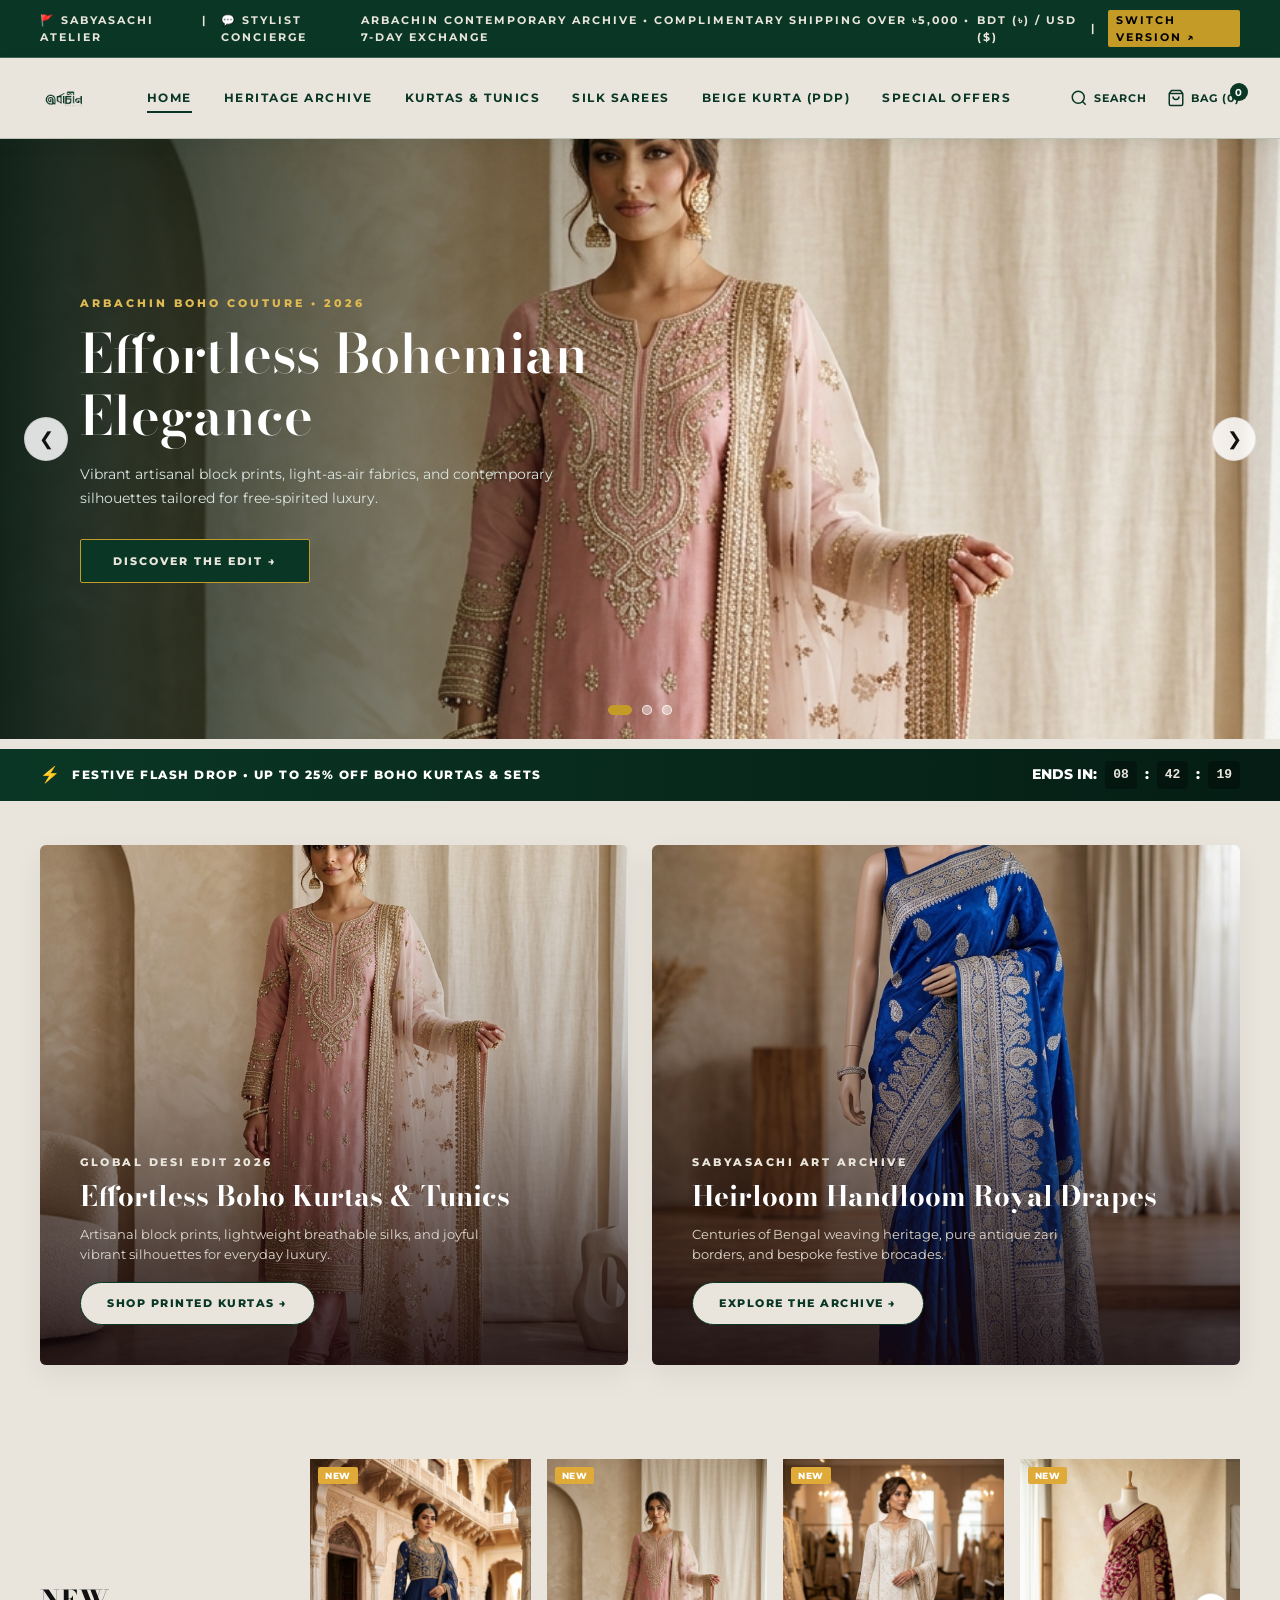
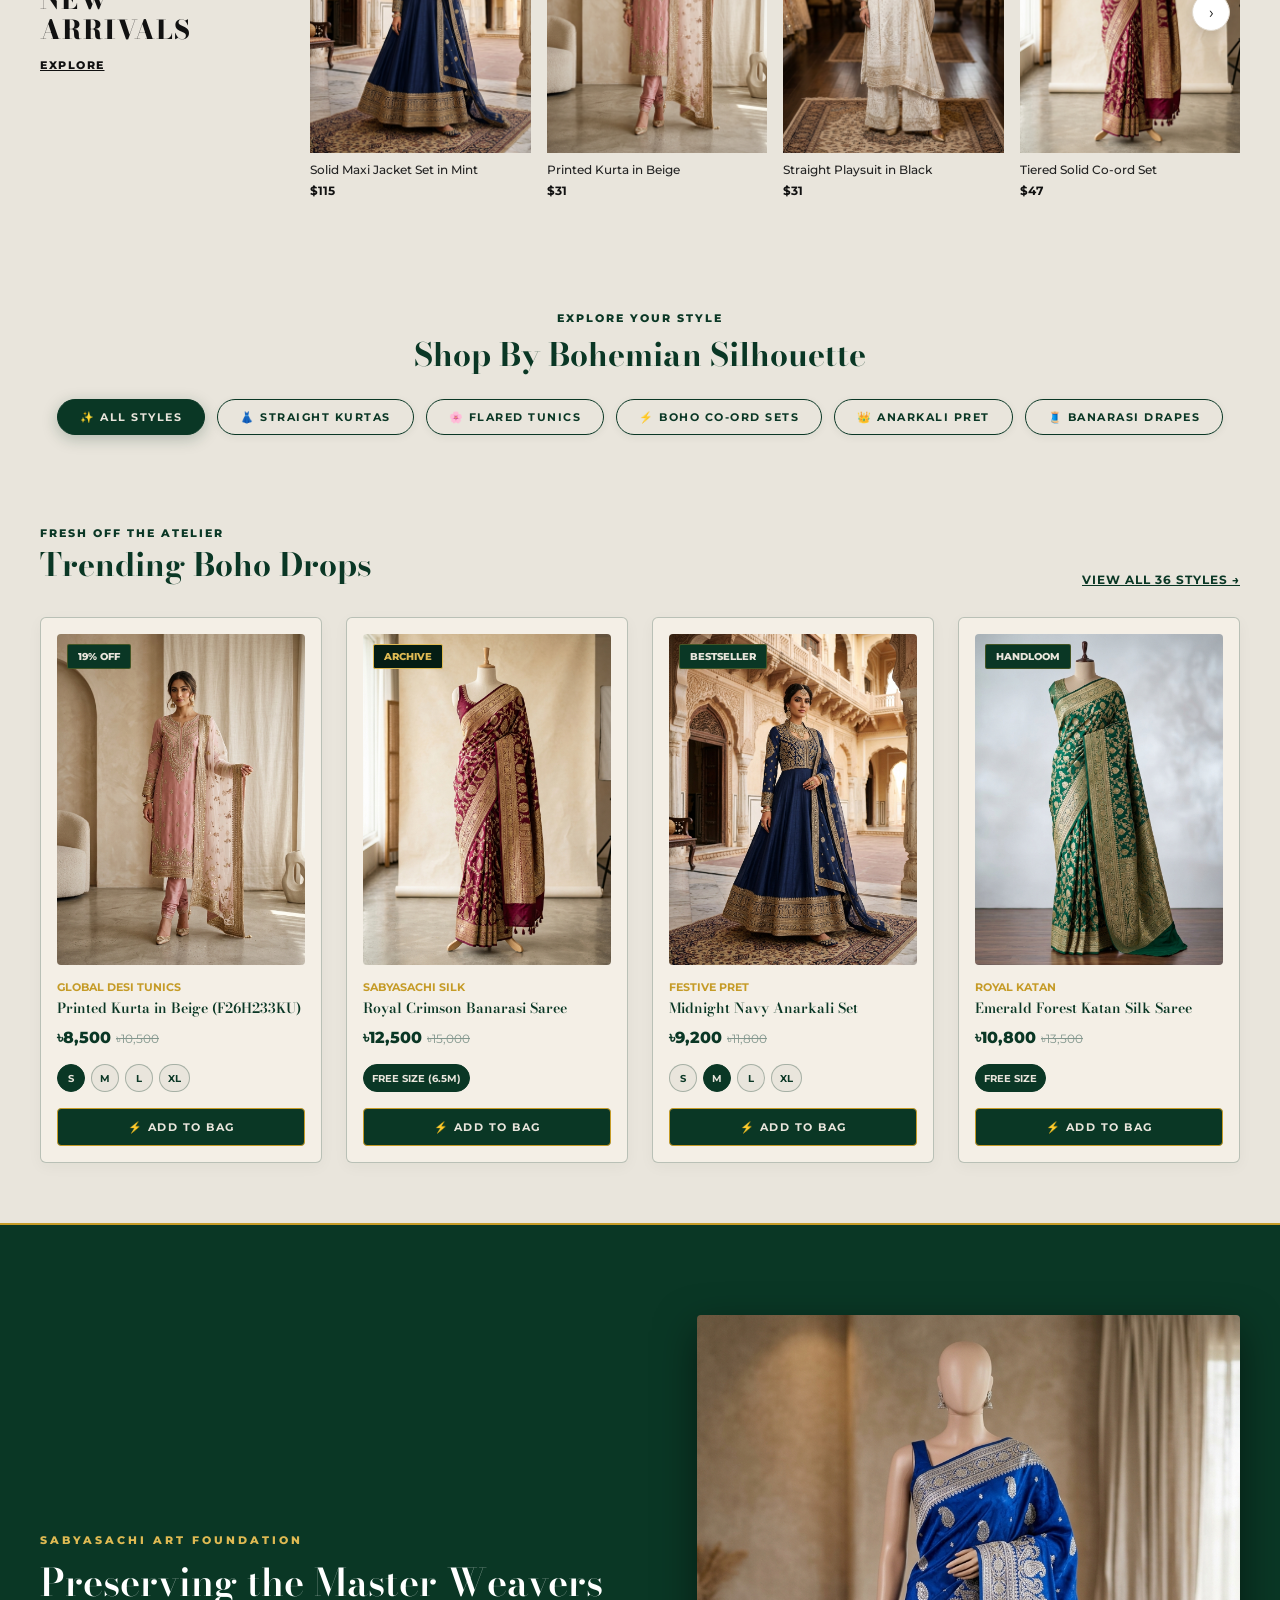
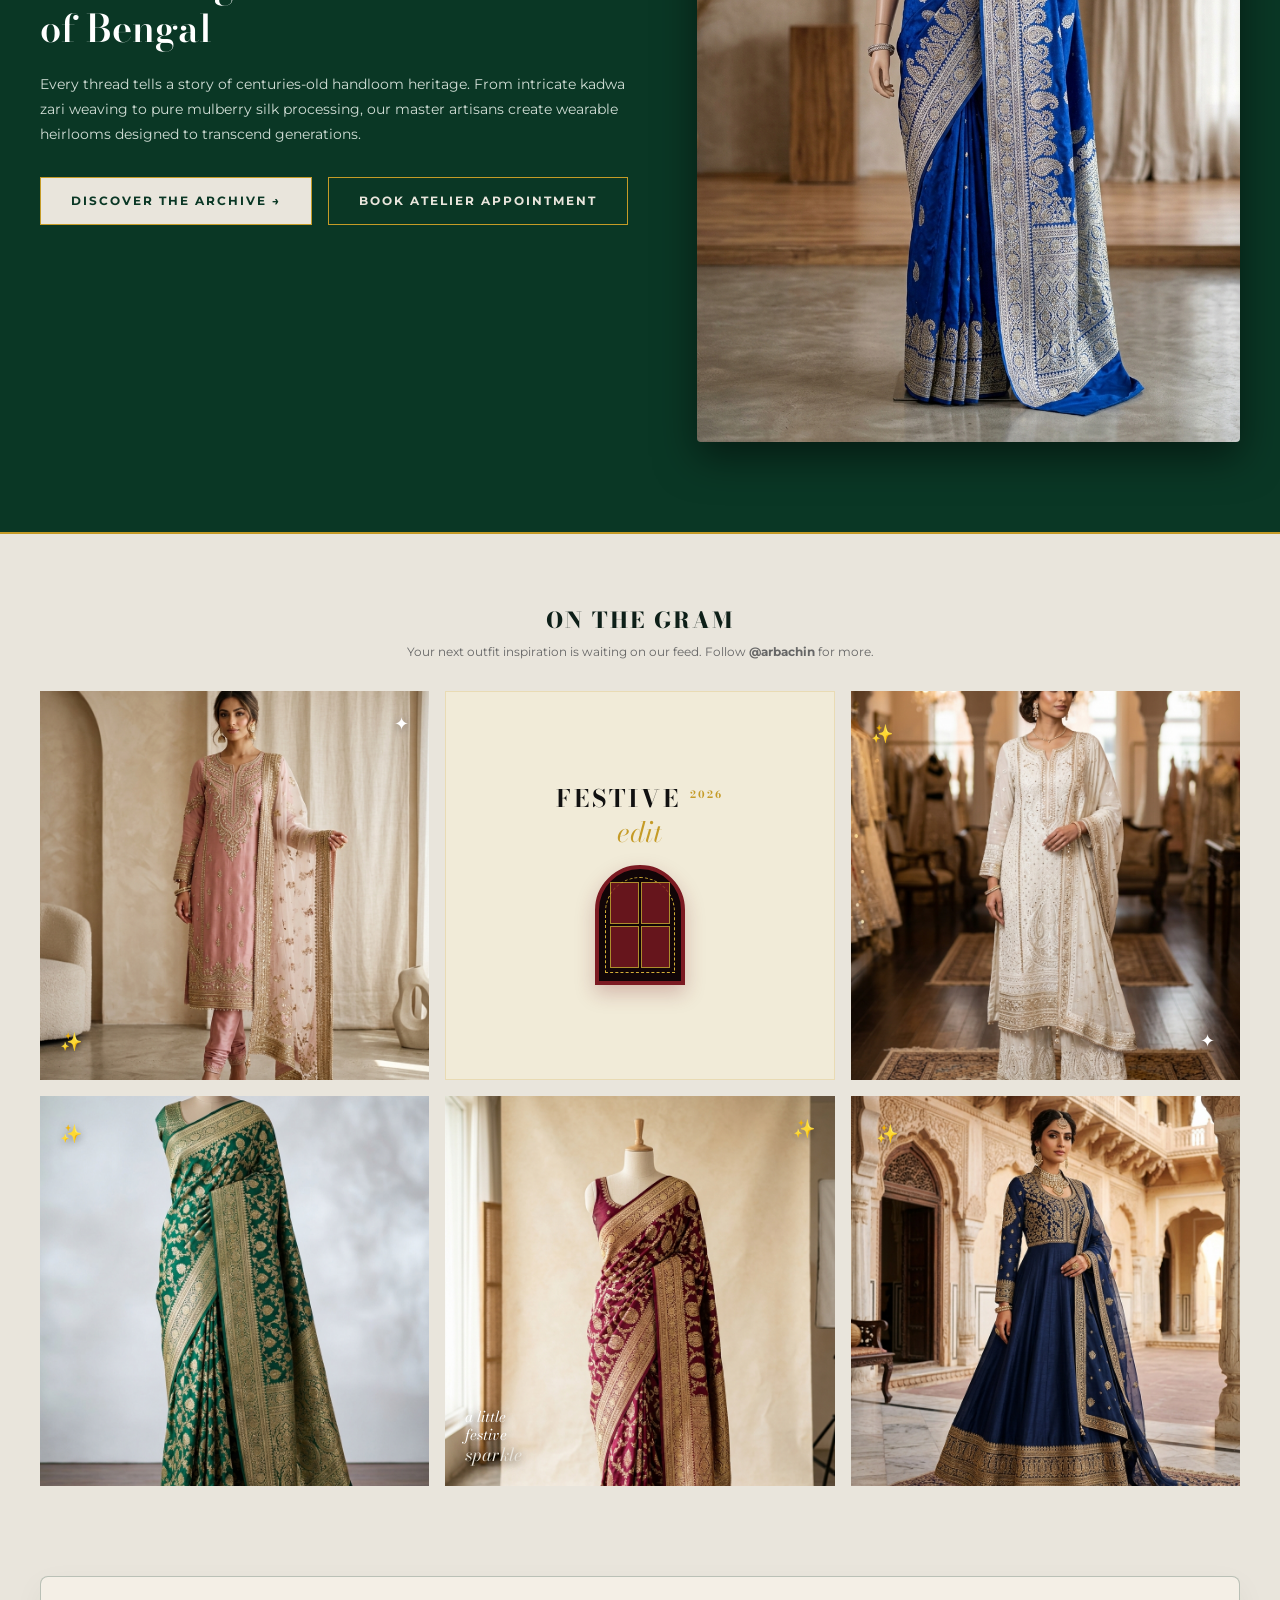
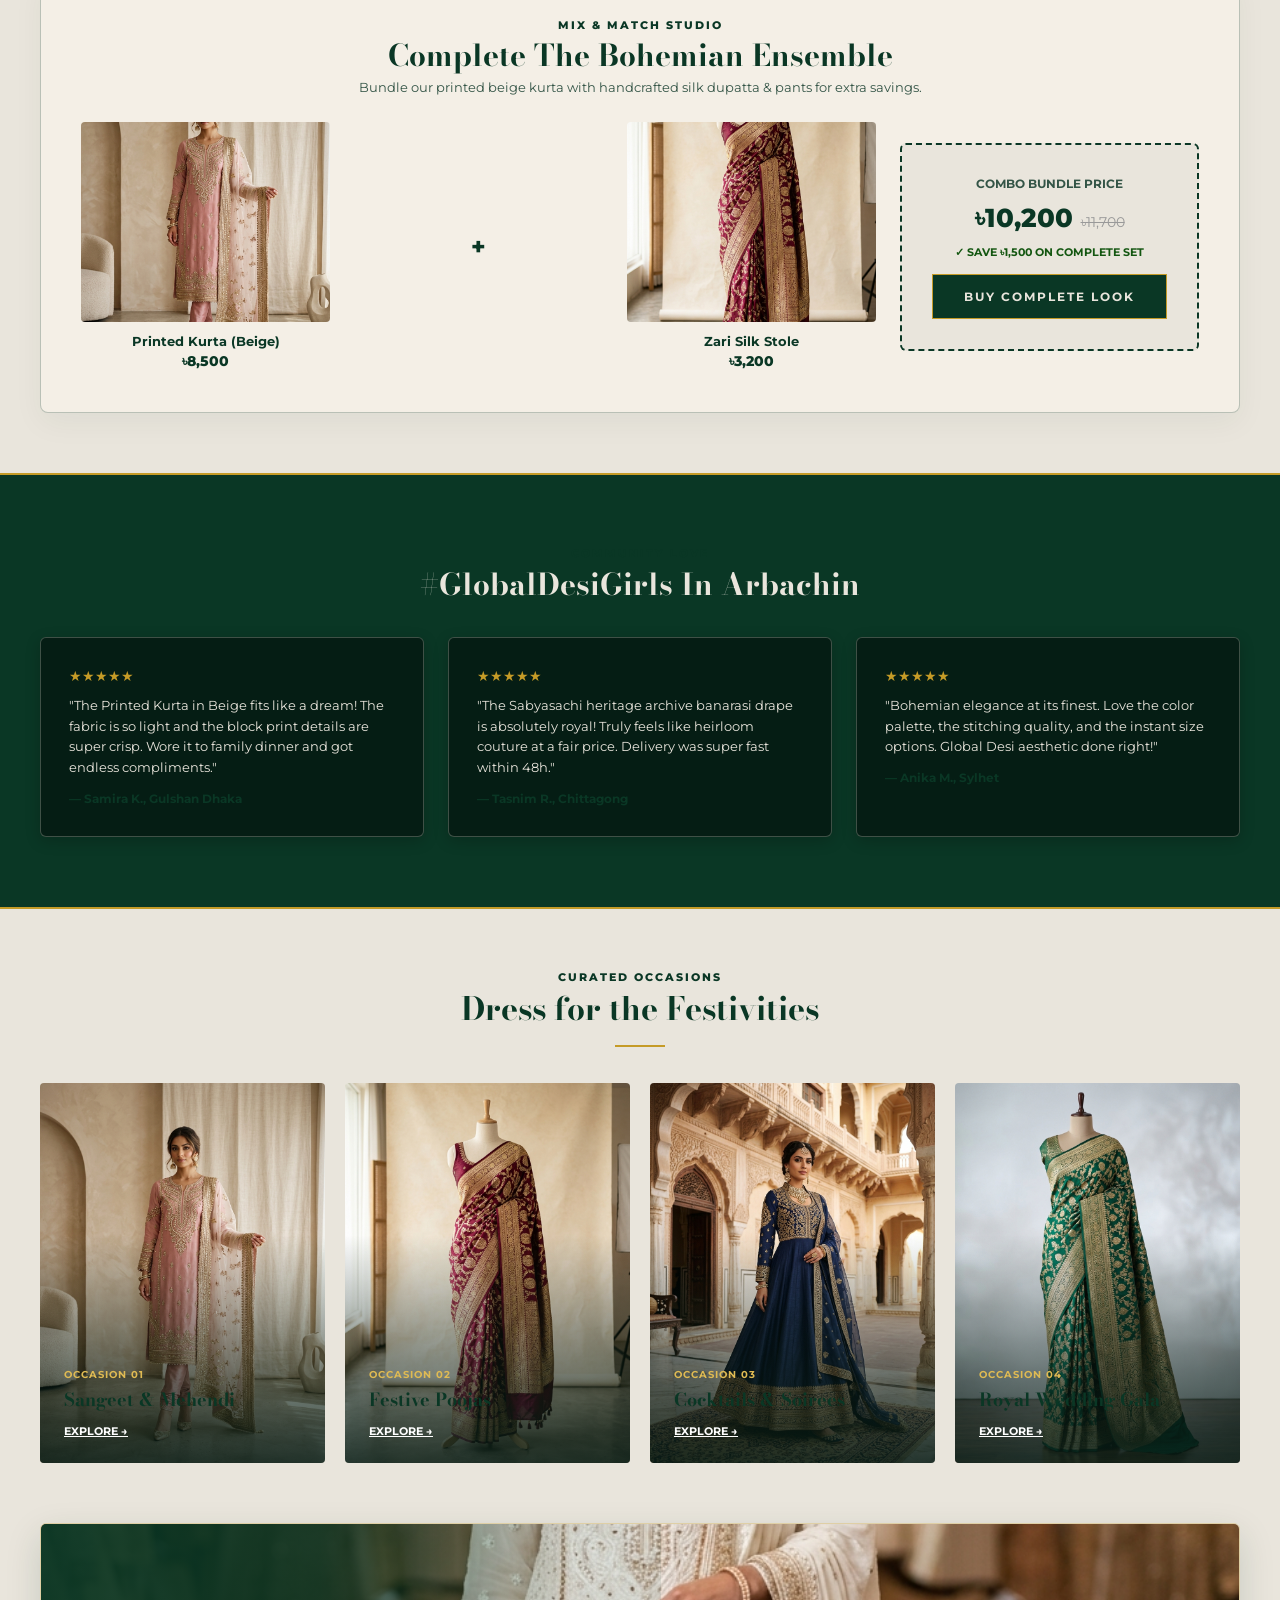
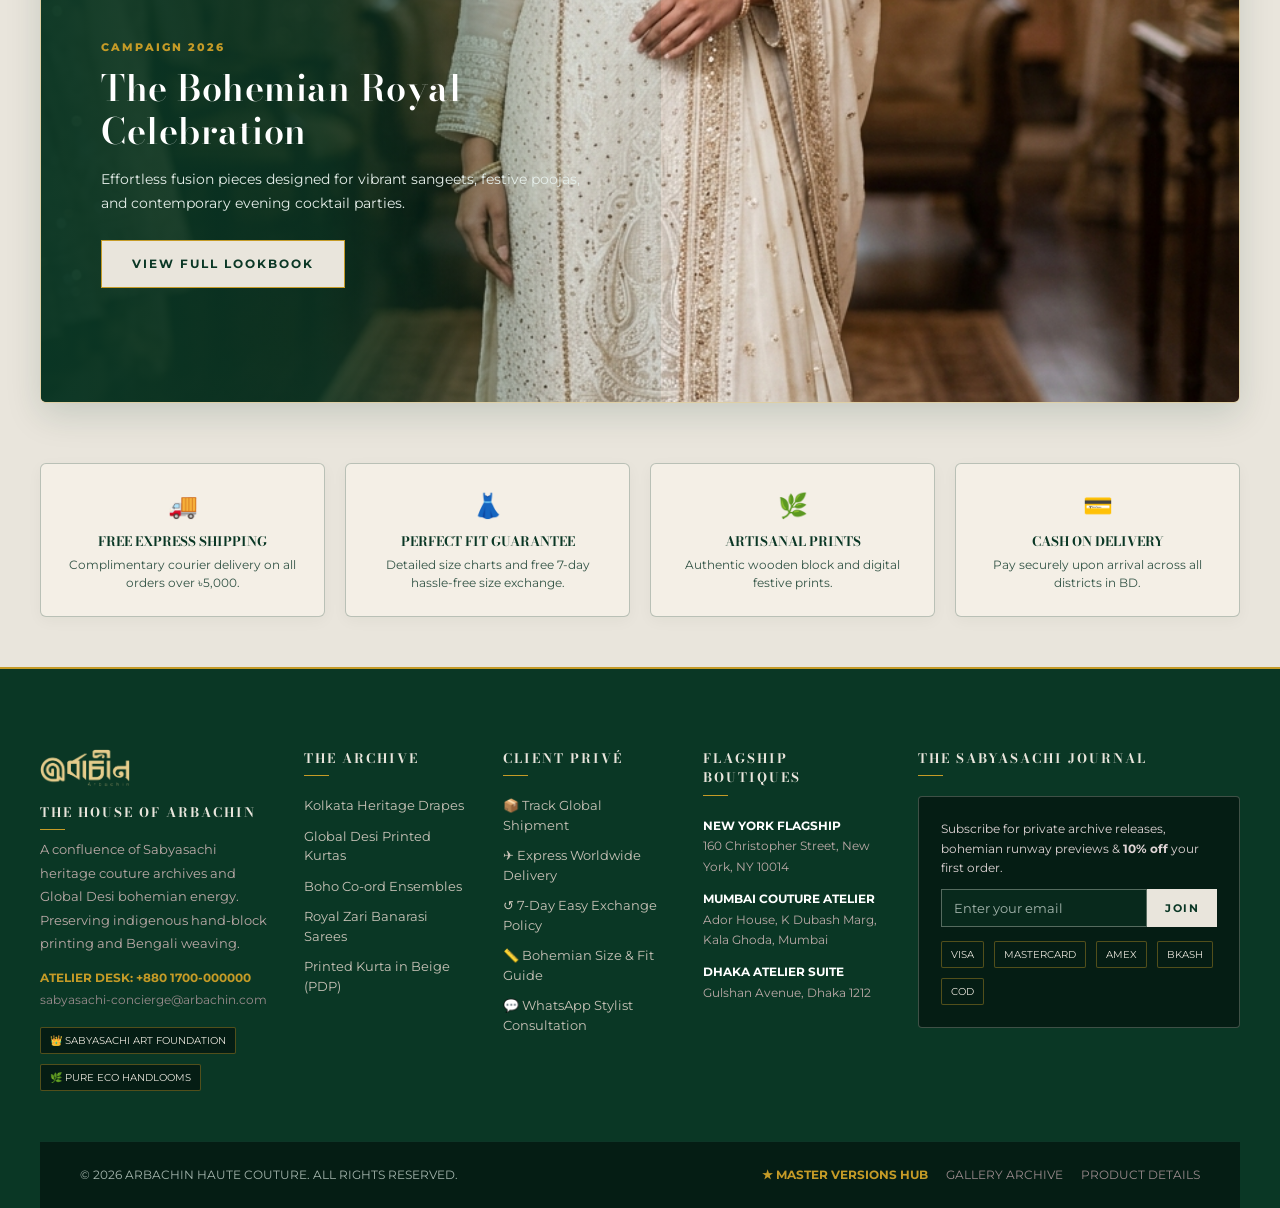
<file: v2/index.html>
<!DOCTYPE html>
<html lang="en">
<head>
  <meta charset="UTF-8">
  <meta name="viewport" content="width=device-width, initial-scale=1.0">
  <title>Arbachin Bohemian Luxury Couture | Contemporary Edition (V2)</title>
  <link rel="stylesheet" href="style.css">
  <style>
    .v2-feature-strip {
      display: grid;
      grid-template-columns: repeat(4, 1fr);
      gap: 20px;
      max-width: 1440px;
      margin: 50px auto;
      padding: 0 40px;
    }
    .v2-feature-card {
      background: #f4efe6;
      border: 1px solid rgba(10, 55, 37, 0.25);
      padding: 24px;
      text-align: center;
      border-radius: 6px;
      transition: var(--transition);
      box-shadow: 0 4px 15px rgba(10, 55, 37, 0.04);
    }
    .v2-feature-card h4 {
      color: var(--gd-primary);
    }
    .v2-feature-card:hover {
      border-color: var(--gd-primary);
      box-shadow: 0 8px 24px rgba(10, 55, 37, 0.15);
      transform: translateY(-3px);
    }
    .v2-lookbook-banner {
      position: relative;
      max-width: 1440px;
      margin: 60px auto;
      padding: 0 40px;
    }
    .v2-lookbook-wrap {
      position: relative;
      height: 480px;
      border-radius: 6px;
      overflow: hidden;
      border: 1px solid rgba(197, 155, 39, 0.3);
      box-shadow: 0 12px 35px rgba(10, 55, 37, 0.15);
    }
    .v2-lookbook-wrap img {
      width: 100%;
      height: 100%;
      object-fit: cover;
      object-position: center;
    }
    .v2-lookbook-overlay {
      position: absolute;
      inset: 0;
      background: linear-gradient(90deg, rgba(10, 55, 37, 0.96) 0%, rgba(10, 55, 37, 0.82) 45%, rgba(10, 55, 37, 0.1) 85%);
      display: flex;
      flex-direction: column;
      justify-content: center;
      padding: 50px 60px;
      max-width: 620px;
      z-index: 2;
    }
    .v2-lookbook-overlay h2 {
      color: #ffffff !important;
      font-family: var(--font-serif);
      font-size: 38px;
      line-height: 1.2;
      margin-bottom: 14px;
      font-weight: 600;
      letter-spacing: 0.5px;
    }
    .v2-lookbook-overlay p {
      color: #e5eee9 !important;
      font-size: 15px;
      line-height: 1.7;
      margin-bottom: 26px;
    }

    .v2-occasions-grid {
      display: grid;
      grid-template-columns: repeat(4, 1fr);
      gap: 20px;
    }

    @media (max-width: 1024px) {
      .v2-feature-strip { grid-template-columns: repeat(2, 1fr); padding: 0 24px; }
      .v2-lookbook-banner { padding: 0 24px; }
      .v2-occasions-grid { grid-template-columns: repeat(2, 1fr); }
    }

    @media (max-width: 768px) {
      .v2-feature-strip { grid-template-columns: 1fr; padding: 0 16px; margin: 30px auto; gap: 14px; }
      .v2-lookbook-banner { padding: 0 16px; margin: 30px auto; }
      .v2-lookbook-wrap { height: auto; min-height: 380px; }
      .v2-lookbook-overlay { padding: 24px 16px; background: rgba(6, 26, 19, 0.92); max-width: 100%; }
      .v2-lookbook-overlay h2 { font-size: 24px !important; }
      .v2-occasions-grid { grid-template-columns: 1fr; gap: 16px; }
    }
  </style>
</head>
<body>

  <!-- 1. Top Announcement Strip -->
  <div class="gd-top-strip">
    <div style="display:flex; gap:14px;">
      <a href="category.html">🚩 SABYASACHI ATELIER</a>
      <span>|</span>
      <a href="https://wa.me/8801700000000" target="_blank" style="color:var(--gd-gold-light);">💬 STYLIST CONCIERGE</a>
    </div>
    <div style="font-weight:700;">
      ARBACHIN CONTEMPORARY ARCHIVE &bull; COMPLIMENTARY SHIPPING OVER ৳5,000 &bull; 7-DAY EXCHANGE
    </div>
    <div style="display:flex; gap:12px; align-items:center;">
      <span>BDT (৳) / USD ($)</span>
      <span>|</span>
      <a href="../index.html" style="background:var(--gd-gold); color:#000; padding:2px 8px; border-radius:2px; font-weight:700;">SWITCH VERSION ↗</a>
    </div>
  </div>

  <!-- 2. Header (Sabyasachi x Global Desi) -->
  <header class="gd-header">
    <div class="gd-header-inner">
      <div class="gd-logo-wrap">
        <a href="index.html" style="display:flex; flex-direction:column; align-items:center;">
          <img src="../assets/image/logo.png" alt="Arbachin" style="height:48px; object-fit:contain;">
        </a>
      </div>
      
      <ul class="gd-nav">
        <li class="gd-nav-item"><a href="index.html" class="active">HOME</a></li>
        <li class="gd-nav-item">
          <a href="category.html">HERITAGE ARCHIVE</a>
          <div class="gd-mega-menu">
            <div class="gd-mega-col">
              <h5>Heritage Drapes</h5>
              <ul>
                <li><a href="category.html">Kolkata Handloom Sarees</a></li>
                <li><a href="category.html">Zari Brocade Masterpieces</a></li>
                <li><a href="category.html">Bengal Silk Edit</a></li>
              </ul>
            </div>
            <div class="gd-mega-col">
              <h5>Boho Contemporary</h5>
              <ul>
                <li><a href="category.html">Global Desi Printed Kurtas</a></li>
                <li><a href="category.html">Indo-Western Tunics</a></li>
                <li><a href="category.html">Boho Co-ord Sets</a></li>
              </ul>
            </div>
            <div class="gd-mega-col">
              <h5>Curations</h5>
              <ul>
                <li><a href="category.html">Artisan Heritage 2026</a></li>
                <li><a href="product.html">Printed Kurta in Beige (PDP)</a></li>
              </ul>
            </div>
            <div class="gd-mega-featured">
              <img src="../assets/image/saree_2.jpg" alt="Featured Edit">
              <span style="font-size:11px; font-weight:700; color:var(--gd-primary); display:block;">Sabyasachi Silk</span>
              <a href="category.html" style="font-size:10px; color:var(--gd-gold); font-weight:700;">EXPLORE &rarr;</a>
            </div>
          </div>
        </li>
        <li class="gd-nav-item"><a href="category.html">KURTAS & TUNICS</a></li>
        <li class="gd-nav-item"><a href="category.html">SILK SAREES</a></li>
        <li class="gd-nav-item"><a href="product.html">BEIGE KURTA (PDP)</a></li>
        <li class="gd-nav-item"><a href="category.html" style="color:var(--gd-primary);">SPECIAL OFFERS</a></li>
      </ul>

      <div class="gd-icons">
        <button class="gd-icon-btn" onclick="alert('Search catalog...')">
          <svg width="18" height="18" fill="none" stroke="currentColor" stroke-width="2" viewBox="0 0 24 24"><circle cx="11" cy="11" r="8"></circle><line x1="21" y1="21" x2="16.65" y2="16.65"></line></svg>
          <span>SEARCH</span>
        </button>
        <button class="gd-icon-btn" onclick="alert('Bag has ' + cartV2.length + ' item(s)')">
          <svg width="18" height="18" fill="none" stroke="currentColor" stroke-width="2" viewBox="0 0 24 24"><path d="M6 2L3 6v14a2 2 0 0 0 2 2h14a2 2 0 0 0 2-2V6l-3-4z"></path><line x1="3" y1="6" x2="21" y2="6"></line><path d="M16 10a4 4 0 0 1-8 0"></path></svg>
          <span>BAG (<span class="v2-cart-badge">0</span>)</span>
          <span class="gd-cart-badge v2-cart-badge">0</span>
        </button>
      </div>
    </div>
  </header>

  <!-- 3. Dynamic Full-Width Hero Slider (Requested Top Feature) -->
  <section class="gd-hero-slider-wrap" id="gdHeroSlider">
    <!-- Slide 1 -->
    <div class="gd-hero-slide active">
      <img src="../assets/image/threepiece_1.jpg" alt="Festive Bohemian Pret">
      <div class="gd-hero-slide-overlay">
        <span class="gd-hero-badge">ARBACHIN BOHO COUTURE &bull; 2026</span>
        <h1 class="gd-hero-title">Effortless Bohemian Elegance</h1>
        <p class="gd-hero-sub">Vibrant artisanal block prints, light-as-air fabrics, and contemporary silhouettes tailored for free-spirited luxury.</p>
        <a href="category.html" class="gd-hero-btn">DISCOVER THE EDIT &rarr;</a>
      </div>
    </div>

    <!-- Slide 2 -->
    <div class="gd-hero-slide">
      <img src="../assets/image/saree_2.jpg" alt="Sabyasachi Heritage Weaves">
      <div class="gd-hero-slide-overlay">
        <span class="gd-hero-badge">SABYASACHI ART ARCHIVE</span>
        <h1 class="gd-hero-title">Centuries of Handloom Royalty</h1>
        <p class="gd-hero-sub">Pure antique zari brocades, heirloom Banarasi weaves, and master-crafted drapes from the royal ateliers of Bengal.</p>
        <a href="category.html" class="gd-hero-btn">EXPLORE THE ARCHIVE &rarr;</a>
      </div>
    </div>

    <!-- Slide 3 -->
    <div class="gd-hero-slide">
      <img src="../assets/image/threepiece_3.jpg" alt="Festive pret edit">
      <div class="gd-hero-slide-overlay">
        <span class="gd-hero-badge">NEW ARRIVALS 2026</span>
        <h1 class="gd-hero-title">Celebration In Motion</h1>
        <p class="gd-hero-sub">Twirl-worthy kurtas, fusion jacket sets, and festive co-ords designed to illuminate your grand occasions.</p>
        <a href="product.html" class="gd-hero-btn">SHOP NEW ARRIVALS &rarr;</a>
      </div>
    </div>

    <!-- Controls -->
    <button class="gd-slider-btn prev" onclick="moveGdSlide(-1)" aria-label="Previous Slide">&#10094;</button>
    <button class="gd-slider-btn next" onclick="moveGdSlide(1)" aria-label="Next Slide">&#10095;</button>

    <div class="gd-slider-dots">
      <span class="gd-dot active" onclick="jumpGdSlide(0)"></span>
      <span class="gd-dot" onclick="jumpGdSlide(1)"></span>
      <span class="gd-dot" onclick="jumpGdSlide(2)"></span>
    </div>
  </section>

  <!-- 4. Global Desi Flash Deal Countdown Bar -->
  <div class="gd-flash-bar">
    <div style="display:flex; align-items:center; gap:12px;">
      <span style="font-size:16px;">⚡</span>
      <span style="font-size:12px; font-weight:800; letter-spacing:1.5px; text-transform:uppercase;">FESTIVE FLASH DROP &bull; UP TO 25% OFF BOHO KURTAS & SETS</span>
    </div>
    <div class="gd-countdown-timer">
      <span>ENDS IN:</span>
      <span class="gd-time-unit" id="timerHours">08</span> :
      <span class="gd-time-unit" id="timerMins">42</span> :
      <span class="gd-time-unit" id="timerSecs">19</span>
    </div>
  </div>

  <!-- 5. Global Desi Dual Split Hero (50/50 Signature Layout) -->
  <section class="gd-dual-hero">
    <div class="gd-dual-hero-grid">
      <!-- Left Split Hero -->
      <div class="gd-hero-split-card">
        <img src="../assets/image/threepiece_1.jpg" alt="Boho Printed Kurtas">
        <div class="gd-hero-split-overlay">
          <div class="gd-hero-split-tag">GLOBAL DESI EDIT 2026</div>
          <h2 class="gd-hero-split-title">Effortless Boho Kurtas & Tunics</h2>
          <p style="color:#ded8cd; font-size:13px; margin-bottom:18px; max-width:400px;">
            Artisanal block prints, lightweight breathable silks, and joyful vibrant silhouettes for everyday luxury.
          </p>
          <a href="product.html" class="gd-hero-split-btn">SHOP PRINTED KURTAS &rarr;</a>
        </div>
      </div>

      <!-- Right Split Hero -->
      <div class="gd-hero-split-card">
        <img src="../assets/image/saree_2.jpg" alt="Sabyasachi Heritage Drapes">
        <div class="gd-hero-split-overlay">
          <div class="gd-hero-split-tag">SABYASACHI ART ARCHIVE</div>
          <h2 class="gd-hero-split-title">Heirloom Handloom Royal Drapes</h2>
          <p style="color:#ded8cd; font-size:13px; margin-bottom:18px; max-width:400px;">
            Centuries of Bengal weaving heritage, pure antique zari borders, and bespoke festive brocades.
          </p>
          <a href="category.html" class="gd-hero-split-btn">EXPLORE THE ARCHIVE &rarr;</a>
        </div>
      </div>
    </div>
  </section>

  <!-- 6. NEW ARRIVALS (Global Desi Live Left-Sidebar & Horizontal Carousel) -->
  <section class="gd-new-arrivals-section">
    <div class="gd-new-arrivals-layout">
      <!-- Left Sidebar Title -->
      <div class="gd-new-arrivals-sidebar">
        <h2 class="gd-new-arrivals-title">NEW ARRIVALS</h2>
        <a href="category.html" class="gd-new-arrivals-explore">EXPLORE</a>
      </div>

      <!-- Right Cards Grid / Carousel -->
      <div class="gd-new-arrivals-slider-wrap">
        <div class="gd-new-arrivals-grid">
          <!-- Card 1 -->
          <div class="gd-na-card">
            <div class="gd-na-media">
              <span class="gd-na-badge">New</span>
              <a href="product.html">
                <img src="../assets/image/threepiece_2.jpg" alt="Solid Maxi Jacket Set in Mint">
              </a>
            </div>
            <div class="gd-na-title"><a href="product.html">Solid Maxi Jacket Set in Mint</a></div>
            <div class="gd-na-price">$115</div>
          </div>

          <!-- Card 2 -->
          <div class="gd-na-card">
            <div class="gd-na-media">
              <span class="gd-na-badge">New</span>
              <a href="product.html">
                <img src="../assets/image/threepiece_1.jpg" alt="Printed Kurta in Beige">
              </a>
            </div>
            <div class="gd-na-title"><a href="product.html">Printed Kurta in Beige</a></div>
            <div class="gd-na-price">$31</div>
          </div>

          <!-- Card 3 -->
          <div class="gd-na-card">
            <div class="gd-na-media">
              <span class="gd-na-badge">New</span>
              <a href="product.html">
                <img src="../assets/image/threepiece_3.jpg" alt="Straight Playsuit in Black">
              </a>
            </div>
            <div class="gd-na-title"><a href="product.html">Straight Playsuit in Black</a></div>
            <div class="gd-na-price">$31</div>
          </div>

          <!-- Card 4 -->
          <div class="gd-na-card">
            <div class="gd-na-media">
              <span class="gd-na-badge">New</span>
              <a href="product.html">
                <img src="../assets/image/saree_1.jpg" alt="Tiered Solid Co-ord Set">
              </a>
            </div>
            <div class="gd-na-title"><a href="product.html">Tiered Solid Co-ord Set</a></div>
            <div class="gd-na-price">$47</div>
          </div>
        </div>

        <button class="gd-na-next-btn" onclick="alert('Viewing next fresh couture arrivals...')" aria-label="Next Arrivals">&rsaquo;</button>
      </div>
    </div>
  </section>

  <!-- 7. Shop by Silhouette Interactive Pills -->
  <section class="gd-silhouette-section">
    <div style="font-size:11px; font-weight:800; letter-spacing:2px; color:var(--gd-primary); text-transform:uppercase;">EXPLORE YOUR STYLE</div>
    <h2 style="font-family:var(--font-serif); font-size:32px; color:var(--gd-dark); margin-top:4px;">Shop By Bohemian Silhouette</h2>
    <div class="gd-silhouette-grid">
      <button class="gd-silhouette-chip active" onclick="filterSilhouette('all', this)">✨ ALL STYLES</button>
      <button class="gd-silhouette-chip" onclick="filterSilhouette('kurtas', this)">👗 STRAIGHT KURTAS</button>
      <button class="gd-silhouette-chip" onclick="filterSilhouette('tunics', this)">🌸 FLARED TUNICS</button>
      <button class="gd-silhouette-chip" onclick="filterSilhouette('coords', this)">⚡ BOHO CO-ORD SETS</button>
      <button class="gd-silhouette-chip" onclick="filterSilhouette('anarkali', this)">👑 ANARKALI PRET</button>
      <button class="gd-silhouette-chip" onclick="filterSilhouette('sarees', this)">🧵 BANARASI DRAPES</button>
    </div>
  </section>

  <!-- 6. Trending Drops with Size Selectors & Instant Buy -->
  <section class="v2-trending-section">
    <div class="v2-trending-header">
      <div>
        <div style="font-size:11px; font-weight:800; letter-spacing:2px; color:var(--gd-primary); text-transform:uppercase;">FRESH OFF THE ATELIER</div>
        <h2 style="font-family:var(--font-serif); font-size:32px; color:var(--gd-dark);">Trending Boho Drops</h2>
      </div>
      <a href="category.html" class="v2-view-all-link">View All 36 Styles &rarr;</a>
    </div>

    <div class="v2-trending-grid">
      <!-- Product Card 1 -->
      <div class="v2-trending-card">
        <div class="v2-card-img-wrap">
          <span class="v2-card-badge">19% OFF</span>
          <img src="../assets/image/threepiece_1.jpg" alt="Printed Kurta in Beige">
        </div>
        <div class="v2-card-cat">Global Desi Tunics</div>
        <h4 class="v2-card-title"><a href="product.html">Printed Kurta in Beige (F26H233KU)</a></h4>
        <div class="v2-card-price">৳8,500 <span class="v2-card-strike">৳10,500</span></div>
        <div class="gd-card-size-row">
          <span class="gd-size-chip selected">S</span>
          <span class="gd-size-chip">M</span>
          <span class="gd-size-chip">L</span>
          <span class="gd-size-chip">XL</span>
        </div>
        <button class="btn-gd-instant-buy" onclick="addToCartV2('F26H233KU_BEIGE')">⚡ ADD TO BAG</button>
      </div>

      <!-- Product Card 2 -->
      <div class="v2-trending-card">
        <div class="v2-card-img-wrap">
          <span class="v2-card-badge archive">ARCHIVE</span>
          <img src="../assets/image/saree_1.jpg" alt="Crimson Banarasi Saree">
        </div>
        <div class="v2-card-cat">Sabyasachi Silk</div>
        <h4 class="v2-card-title"><a href="category.html">Royal Crimson Banarasi Saree</a></h4>
        <div class="v2-card-price">৳12,500 <span class="v2-card-strike">৳15,000</span></div>
        <div class="gd-card-size-row">
          <span class="gd-size-chip selected">FREE SIZE (6.5M)</span>
        </div>
        <button class="btn-gd-instant-buy" onclick="addToCartV2('saree_1')">⚡ ADD TO BAG</button>
      </div>

      <!-- Product Card 3 -->
      <div class="v2-trending-card">
        <div class="v2-card-img-wrap">
          <span class="v2-card-badge">BESTSELLER</span>
          <img src="../assets/image/threepiece_2.jpg" alt="Midnight Navy Anarkali">
        </div>
        <div class="v2-card-cat">Festive Pret</div>
        <h4 class="v2-card-title"><a href="product.html">Midnight Navy Anarkali Set</a></h4>
        <div class="v2-card-price">৳9,200 <span class="v2-card-strike">৳11,800</span></div>
        <div class="gd-card-size-row">
          <span class="gd-size-chip">S</span>
          <span class="gd-size-chip selected">M</span>
          <span class="gd-size-chip">L</span>
          <span class="gd-size-chip">XL</span>
        </div>
        <button class="btn-gd-instant-buy" onclick="addToCartV2('threepiece_2')">⚡ ADD TO BAG</button>
      </div>

      <!-- Product Card 4 -->
      <div class="v2-trending-card">
        <div class="v2-card-img-wrap">
          <span class="v2-card-badge handloom">HANDLOOM</span>
          <img src="../assets/image/saree_3.jpg" alt="Emerald Forest Silk Saree">
        </div>
        <div class="v2-card-cat">Royal Katan</div>
        <h4 class="v2-card-title"><a href="category.html">Emerald Forest Katan Silk Saree</a></h4>
        <div class="v2-card-price">৳10,800 <span class="v2-card-strike">৳13,500</span></div>
        <div class="gd-card-size-row">
          <span class="gd-size-chip selected">FREE SIZE</span>
        </div>
        <button class="btn-gd-instant-buy" onclick="addToCartV2('saree_3')">⚡ ADD TO BAG</button>
      </div>
    </div>
  </section>

  <!-- 9. Sabyasachi Art Archive Full-Width Dark Editorial -->
  <section class="sabya-archive-dark-wrap">
    <div class="sabya-archive-inner">
      <div>
        <div class="sabya-archive-tag">SABYASACHI ART FOUNDATION</div>
        <h2 class="sabya-archive-title">Preserving the Master Weavers of Bengal</h2>
        <p class="sabya-archive-desc">
          Every thread tells a story of centuries-old handloom heritage. From intricate kadwa zari weaving to pure mulberry silk processing, our master artisans create wearable heirlooms designed to transcend generations.
        </p>
        <div style="display:flex; gap:16px; flex-wrap:wrap;">
          <a href="category.html" class="btn-gd-primary" style="background:#e9e5dc; color:#0a3725; border:1px solid #c59b27;">DISCOVER THE ARCHIVE &rarr;</a>
          <a href="category.html" class="btn-gd-primary" style="background:transparent; color:#e9e5dc; border:1px solid #c59b27;">BOOK ATELIER APPOINTMENT</a>
        </div>
      </div>
      <div>
        <img src="../assets/image/saree_2.jpg" alt="Artisan Heritage" style="width:100%; border-radius:4px; box-shadow:0 15px 40px rgba(0,0,0,0.5);">
      </div>
    </div>
  </section>

  <!-- 10. ON THE GRAM (Global Desi Live Festive Edit 2026 / 3x2 Collage) -->
  <section class="gd-gram-section">
    <div class="gd-gram-header">
      <h2 class="gd-gram-title">ON THE GRAM</h2>
      <p class="gd-gram-sub">Your next outfit inspiration is waiting on our feed. Follow <strong>@arbachin</strong> for more.</p>
    </div>

    <div class="gd-gram-grid">
      <!-- Tile 1: Top-Left Model in black crop vest with sparkle -->
      <div class="gd-gram-card">
        <img src="../assets/image/threepiece_1.jpg" alt="Festive Look 1">
        <span class="gd-gram-sparkle" style="top:20px; right:20px;">✦</span>
        <span class="gd-gram-sparkle" style="bottom:24px; left:20px;">✨</span>
      </div>

      <!-- Tile 2: Top-Middle Festive Edit 2026 with Mughal Arched Window -->
      <div class="gd-gram-card gd-gram-editorial-center">
        <div class="gd-gram-festive-tag">FESTIVE <span>2026</span></div>
        <div class="gd-gram-festive-script">edit</div>
        <div class="gd-gram-jharokha-arch">
          <div class="gd-gram-jharokha-inner">
            <span></span>
            <span></span>
            <span></span>
            <span></span>
          </div>
        </div>
      </div>

      <!-- Tile 3: Top-Right Model in embroidered black jumpsuit -->
      <div class="gd-gram-card">
        <img src="../assets/image/threepiece_3.jpg" alt="Festive Look 2">
        <span class="gd-gram-sparkle" style="top:30px; left:20px;">✨</span>
        <span class="gd-gram-sparkle" style="bottom:25px; right:25px;">✦</span>
      </div>

      <!-- Tile 4: Bottom-Left Model in emerald maxi jumpsuit -->
      <div class="gd-gram-card">
        <img src="../assets/image/saree_3.jpg" alt="Festive Look 3">
        <span class="gd-gram-sparkle" style="top:25px; left:20px;">✨</span>
      </div>

      <!-- Tile 5: Bottom-Middle Portrait with Cursive Sparkle Typography -->
      <div class="gd-gram-card" style="background:#110507;">
        <img src="../assets/image/saree_1.jpg" alt="Festive Look 4" style="object-position:top center;">
        <div class="gd-gram-quote-tag">
          a little<br>festive<br><span style="color:var(--gd-gold-light); font-size:18px;">sparkle</span>
        </div>
        <span class="gd-gram-sparkle" style="top:20px; right:20px;">✨</span>
      </div>

      <!-- Tile 6: Bottom-Right Model in emerald palazzo set with crop jacket -->
      <div class="gd-gram-card">
        <img src="../assets/image/threepiece_2.jpg" alt="Festive Look 5">
        <span class="gd-gram-sparkle" style="top:25px; left:25px;">✨</span>
      </div>
    </div>
  </section>

  <!-- 11. Interactive Style Studio (Complete the Look Combo Builder) -->
  <section class="gd-style-studio-wrap">
    <div class="gd-style-studio-card">
      <div style="text-align:center; margin-bottom:20px;">
        <div style="font-size:11px; font-weight:800; letter-spacing:2px; color:var(--gd-primary); text-transform:uppercase;">MIX & MATCH STUDIO</div>
        <h2 style="font-family:var(--font-serif); font-size:30px; color:var(--gd-dark);">Complete The Bohemian Ensemble</h2>
        <p style="color:var(--gd-muted); font-size:13px;">Bundle our printed beige kurta with handcrafted silk dupatta & pants for extra savings.</p>
      </div>

      <div class="gd-combo-grid">
        <div class="gd-combo-piece">
          <img src="../assets/image/threepiece_1.jpg" alt="Printed Kurta">
          <div style="font-weight:700; font-size:13px;">Printed Kurta (Beige)</div>
          <div style="color:var(--gd-primary); font-weight:800;">৳8,500</div>
        </div>
        <div style="font-size:24px; font-weight:800; color:var(--gd-primary); text-align:center;">+</div>
        <div class="gd-combo-piece">
          <img src="../assets/image/saree_1.jpg" alt="Silk Dupatta">
          <div style="font-weight:700; font-size:13px;">Zari Silk Stole</div>
          <div style="color:var(--gd-primary); font-weight:800;">৳3,200</div>
        </div>
        <div class="gd-combo-calc-box">
          <div style="font-size:12px; color:var(--gd-muted); text-transform:uppercase; font-weight:700;">Combo Bundle Price</div>
          <div style="font-size:26px; font-weight:800; color:var(--gd-primary); margin:6px 0;">৳10,200 <span style="font-size:14px; color:#999; text-decoration:line-through; font-weight:400;">৳11,700</span></div>
          <div style="font-size:11px; color:#135610; font-weight:700; margin-bottom:14px;">✓ SAVE ৳1,500 ON COMPLETE SET</div>
          <button class="btn-gd-primary" style="width:100%;" onclick="addToCartV2('combo-bundle')">BUY COMPLETE LOOK</button>
        </div>
      </div>
    </div>
  </section>

  <!-- 9. Customer Love Community Wall (#GlobalDesiGirls) -->
  <section class="v2-community-section">
    <div style="text-align:center; margin-bottom:30px;">
      <div style="font-size:11px; font-weight:800; letter-spacing:2px; color:var(--gd-primary); text-transform:uppercase;">COMMUNITY LOVE</div>
      <h2 style="font-family:var(--font-serif); font-size:30px; color:var(--gd-dark);">#GlobalDesiGirls In Arbachin</h2>
    </div>

    <div class="v2-community-grid">
      <div class="v2-community-card">
        <div style="color:var(--gd-gold); font-size:14px; margin-bottom:8px;">★★★★★</div>
        <p style="font-size:13px; color:#444; line-height:1.6; margin-bottom:12px;">
          "The Printed Kurta in Beige fits like a dream! The fabric is so light and the block print details are super crisp. Wore it to family dinner and got endless compliments."
        </p>
        <div style="font-size:12px; font-weight:700; color:var(--gd-dark);">&#8212; Samira K., Gulshan Dhaka</div>
      </div>
      <div class="v2-community-card">
        <div style="color:var(--gd-gold); font-size:14px; margin-bottom:8px;">★★★★★</div>
        <p style="font-size:13px; color:#444; line-height:1.6; margin-bottom:12px;">
          "The Sabyasachi heritage archive banarasi drape is absolutely royal! Truly feels like heirloom couture at a fair price. Delivery was super fast within 48h."
        </p>
        <div style="font-size:12px; font-weight:700; color:var(--gd-dark);">&#8212; Tasnim R., Chittagong</div>
      </div>
      <div class="v2-community-card">
        <div style="color:var(--gd-gold); font-size:14px; margin-bottom:8px;">★★★★★</div>
        <p style="font-size:13px; color:#444; line-height:1.6; margin-bottom:12px;">
          "Bohemian elegance at its finest. Love the color palette, the stitching quality, and the instant size options. Global Desi aesthetic done right!"
        </p>
        <div style="font-size:12px; font-weight:700; color:var(--gd-dark);">&#8212; Anika M., Sylhet</div>
      </div>
    </div>
  </section>

  <!-- 10. Occasion Wear 4-Tile Editorial Grid -->
  <section style="max-width:1440px; margin:60px auto; padding:0 40px;">
    <div style="text-align:center; margin-bottom:36px;">
      <div style="font-size:11px; font-weight:800; letter-spacing:2px; color:var(--gd-primary); text-transform:uppercase;">CURATED OCCASIONS</div>
      <h2 style="font-family:var(--font-serif); font-size:32px; color:var(--gd-dark);">Dress for the Festivities</h2>
      <div style="width:50px; height:2px; background:var(--gd-gold); margin:12px auto 0;"></div>
    </div>

    <div class="v2-occasions-grid">
      <div style="position:relative; height:380px; border-radius:4px; overflow:hidden;">
        <img src="../assets/image/threepiece_1.jpg" alt="Sangeet & Mehendi" style="width:100%; height:100%; object-fit:cover;">
        <div style="position:absolute; inset:0; background:linear-gradient(to top, rgba(8,29,22,0.85) 0%, transparent 60%); display:flex; flex-direction:column; justify-content:flex-end; padding:24px; color:#fff;">
          <div style="font-size:10px; font-weight:700; letter-spacing:1px; color:var(--gd-gold-accent); text-transform:uppercase;">OCCASION 01</div>
          <h4 style="font-size:18px; margin:4px 0 10px; font-family:var(--font-serif);">Sangeet & Mehendi</h4>
          <a href="category.html" style="font-size:11px; font-weight:700; color:#fff; text-decoration:underline;">EXPLORE &rarr;</a>
        </div>
      </div>

      <div style="position:relative; height:380px; border-radius:4px; overflow:hidden;">
        <img src="../assets/image/saree_1.jpg" alt="Poojas & Festive Drapes" style="width:100%; height:100%; object-fit:cover;">
        <div style="position:absolute; inset:0; background:linear-gradient(to top, rgba(8,29,22,0.85) 0%, transparent 60%); display:flex; flex-direction:column; justify-content:flex-end; padding:24px; color:#fff;">
          <div style="font-size:10px; font-weight:700; letter-spacing:1px; color:var(--gd-gold-accent); text-transform:uppercase;">OCCASION 02</div>
          <h4 style="font-size:18px; margin:4px 0 10px; font-family:var(--font-serif);">Festive Poojas</h4>
          <a href="category.html" style="font-size:11px; font-weight:700; color:#fff; text-decoration:underline;">EXPLORE &rarr;</a>
        </div>
      </div>

      <div style="position:relative; height:380px; border-radius:4px; overflow:hidden;">
        <img src="../assets/image/threepiece_2.jpg" alt="Cocktails & Soirees" style="width:100%; height:100%; object-fit:cover;">
        <div style="position:absolute; inset:0; background:linear-gradient(to top, rgba(8,29,22,0.85) 0%, transparent 60%); display:flex; flex-direction:column; justify-content:flex-end; padding:24px; color:#fff;">
          <div style="font-size:10px; font-weight:700; letter-spacing:1px; color:var(--gd-gold-accent); text-transform:uppercase;">OCCASION 03</div>
          <h4 style="font-size:18px; margin:4px 0 10px; font-family:var(--font-serif);">Cocktails & Soirees</h4>
          <a href="category.html" style="font-size:11px; font-weight:700; color:#fff; text-decoration:underline;">EXPLORE &rarr;</a>
        </div>
      </div>

      <div style="position:relative; height:380px; border-radius:4px; overflow:hidden;">
        <img src="../assets/image/saree_3.jpg" alt="Royal Wedding Trousseau" style="width:100%; height:100%; object-fit:cover;">
        <div style="position:absolute; inset:0; background:linear-gradient(to top, rgba(8,29,22,0.85) 0%, transparent 60%); display:flex; flex-direction:column; justify-content:flex-end; padding:24px; color:#fff;">
          <div style="font-size:10px; font-weight:700; letter-spacing:1px; color:var(--gd-gold-accent); text-transform:uppercase;">OCCASION 04</div>
          <h4 style="font-size:18px; margin:4px 0 10px; font-family:var(--font-serif);">Royal Wedding Gala</h4>
          <a href="category.html" style="font-size:11px; font-weight:700; color:#fff; text-decoration:underline;">EXPLORE &rarr;</a>
        </div>
      </div>
    </div>
  </section>

  <!-- 11. Boho Festive Lookbook Campaign Banner -->
  <section class="v2-lookbook-banner">
    <div class="v2-lookbook-wrap">
      <img src="../assets/image/threepiece_3.jpg" alt="Boho Festive Lookbook">
      <div class="v2-lookbook-overlay">
        <div style="font-size:11px; font-weight:800; letter-spacing:2px; color:var(--gd-gold); text-transform:uppercase; margin-bottom:10px;">CAMPAIGN 2026</div>
        <h2 style="font-family:var(--font-serif); font-size:36px; line-height:1.2; margin-bottom:16px;">The Bohemian Royal Celebration</h2>
        <p style="font-size:14px; color:#e0d6d6; line-height:1.7; margin-bottom:24px;">
          Effortless fusion pieces designed for vibrant sangeets, festive poojas, and contemporary evening cocktail parties.
        </p>
        <div>
          <a href="category.html" class="btn-gd-primary" style="background:#e9e5dc; color:#0a3725; border:1px solid #c59b27;">View Full Lookbook</a>
        </div>
      </div>
    </div>
  </section>

  <!-- 8. Feature / Value Propositions Strip -->
  <section class="v2-feature-strip">
    <div class="v2-feature-card">
      <div style="font-size:24px; color:var(--gd-primary); margin-bottom:8px;">🚚</div>
      <h4 style="font-size:13px; font-weight:700; text-transform:uppercase; margin-bottom:4px;">Free Express Shipping</h4>
      <p style="font-size:12px; color:var(--gd-muted);">Complimentary courier delivery on all orders over ৳5,000.</p>
    </div>
    <div class="v2-feature-card">
      <div style="font-size:24px; color:var(--gd-primary); margin-bottom:8px;">👗</div>
      <h4 style="font-size:13px; font-weight:700; text-transform:uppercase; margin-bottom:4px;">Perfect Fit Guarantee</h4>
      <p style="font-size:12px; color:var(--gd-muted);">Detailed size charts and free 7-day hassle-free size exchange.</p>
    </div>
    <div class="v2-feature-card">
      <div style="font-size:24px; color:var(--gd-primary); margin-bottom:8px;">🌿</div>
      <h4 style="font-size:13px; font-weight:700; text-transform:uppercase; margin-bottom:4px;">Artisanal Prints</h4>
      <p style="font-size:12px; color:var(--gd-muted);">Authentic wooden block and digital festive prints.</p>
    </div>
    <div class="v2-feature-card">
      <div style="font-size:24px; color:var(--gd-primary); margin-bottom:8px;">💳</div>
      <h4 style="font-size:13px; font-weight:700; text-transform:uppercase; margin-bottom:4px;">Cash On Delivery</h4>
      <p style="font-size:12px; color:var(--gd-muted);">Pay securely upon arrival across all districts in BD.</p>
    </div>
  </section>

  <!-- 9. Sabyasachi x Global Desi Royal Ebony Footer -->
  <footer class="gd-footer">
    <div class="gd-footer-grid">
      <!-- Col 1: Heritage & Foundation -->
      <div>
        <img src="../assets/image/logo_gold.png" alt="Arbachin" style="height:38px; object-fit:contain; display:block; margin-bottom:16px;">
        <h4 class="gd-footer-title" style="margin-bottom:8px;">THE HOUSE OF ARBACHIN</h4>
        <p style="color:#bcaaa8; font-size:13px; line-height:1.8; margin-bottom:14px;">
          A confluence of Sabyasachi heritage couture archives and Global Desi bohemian energy. Preserving indigenous hand-block printing and Bengali weaving.
        </p>
        <p style="font-size:12px; font-weight:700; color:var(--gd-gold); margin-bottom:4px;">ATELIER DESK: +880 1700-000000</p>
        <p style="font-size:12px; color:#9a8b8d;">sabyasachi-concierge@arbachin.com</p>
        <div class="gd-footer-badge-strip">
          <span class="gd-footer-badge">👑 SABYASACHI ART FOUNDATION</span>
          <span class="gd-footer-badge">🌿 PURE ECO HANDLOOMS</span>
        </div>
      </div>

      <!-- Col 2: Shop Online -->
      <div>
        <h4 class="gd-footer-title">THE ARCHIVE</h4>
        <ul class="gd-footer-links">
          <li><a href="category.html">Kolkata Heritage Drapes</a></li>
          <li><a href="category.html">Global Desi Printed Kurtas</a></li>
          <li><a href="category.html">Boho Co-ord Ensembles</a></li>
          <li><a href="category.html">Royal Zari Banarasi Sarees</a></li>
          <li><a href="product.html">Printed Kurta in Beige (PDP)</a></li>
        </ul>
      </div>

      <!-- Col 3: Client Assistance -->
      <div>
        <h4 class="gd-footer-title">CLIENT PRIVÉ</h4>
        <ul class="gd-footer-links">
          <li><a href="category.html">📦 Track Global Shipment</a></li>
          <li><a href="category.html">✈ Express Worldwide Delivery</a></li>
          <li><a href="category.html">↺ 7-Day Easy Exchange Policy</a></li>
          <li><a href="category.html">📏 Bohemian Size & Fit Guide</a></li>
          <li><a href="category.html">💬 WhatsApp Stylist Consultation</a></li>
        </ul>
      </div>

      <!-- Col 4: Boutiques -->
      <div>
        <h4 class="gd-footer-title">FLAGSHIP BOUTIQUES</h4>
        <div style="font-size:12px; line-height:1.7; color:#bcaaa8; margin-bottom:12px;">
          <strong style="color:#ffffff; display:block;">NEW YORK FLAGSHIP</strong>
          160 Christopher Street, New York, NY 10014
        </div>
        <div style="font-size:12px; line-height:1.7; color:#bcaaa8; margin-bottom:12px;">
          <strong style="color:#ffffff; display:block;">MUMBAI COUTURE ATELIER</strong>
          Ador House, K Dubash Marg, Kala Ghoda, Mumbai
        </div>
        <div style="font-size:12px; line-height:1.7; color:#bcaaa8;">
          <strong style="color:#ffffff; display:block;">DHAKA ATELIER SUITE</strong>
          Gulshan Avenue, Dhaka 1212
        </div>
      </div>

      <!-- Col 5: VIP Journal -->
      <div>
        <h4 class="gd-footer-title">THE SABYASACHI JOURNAL</h4>
        <div class="gd-newsletter-box">
          <p style="font-size:12px; color:#dfd4d5; line-height:1.6; margin-bottom:6px;">
            Subscribe for private archive releases, bohemian runway previews & <strong>10% off</strong> your first order.
          </p>
          <form class="gd-newsletter-input-wrap" onsubmit="event.preventDefault(); alert('Subscribed to Sabyasachi & Global Desi Journal'); this.reset();">
            <input type="email" class="gd-newsletter-input" placeholder="Enter your email" required>
            <button type="submit" class="gd-newsletter-btn">JOIN</button>
          </form>
          <div class="gd-footer-badge-strip" style="margin-top:14px;">
            <span class="gd-footer-badge">VISA</span>
            <span class="gd-footer-badge">MASTERCARD</span>
            <span class="gd-footer-badge">AMEX</span>
            <span class="gd-footer-badge">BKASH</span>
            <span class="gd-footer-badge">COD</span>
          </div>
        </div>
      </div>
    </div>

    <!-- Bottom Bar -->
    <div class="gd-footer-bottom-bar">
      <div class="gd-footer-bottom-inner">
        <div>&copy; 2026 ARBACHIN HAUTE COUTURE. ALL RIGHTS RESERVED.</div>
        <div style="display:flex; gap:18px;">
          <a href="../index.html" style="color:var(--gd-gold); font-weight:700;">★ MASTER VERSIONS HUB</a>
          <a href="category.html" style="color:#9a8b8d;">GALLERY ARCHIVE</a>
          <a href="product.html" style="color:#9a8b8d;">PRODUCT DETAILS</a>
        </div>
      </div>
    </div>
  </footer>

  <script src="script.js"></script>
  <script>
    let currentGdSlide = 0;
    const gdSlides = document.querySelectorAll('.gd-hero-slide');
    const gdDots = document.querySelectorAll('.gd-dot');
    let gdSlideTimer = setInterval(() => moveGdSlide(1), 5000);

    function updateGdSlider() {
      gdSlides.forEach((s, idx) => {
        s.classList.toggle('active', idx === currentGdSlide);
      });
      gdDots.forEach((d, idx) => {
        d.classList.toggle('active', idx === currentGdSlide);
      });
    }

    function moveGdSlide(step) {
      currentGdSlide = (currentGdSlide + step + gdSlides.length) % gdSlides.length;
      updateGdSlider();
      resetGdTimer();
    }

    function jumpGdSlide(idx) {
      currentGdSlide = idx;
      updateGdSlider();
      resetGdTimer();
    }

    function resetGdTimer() {
      clearInterval(gdSlideTimer);
      gdSlideTimer = setInterval(() => moveGdSlide(1), 5000);
    }
  </script>
</body>
</html>
</file>
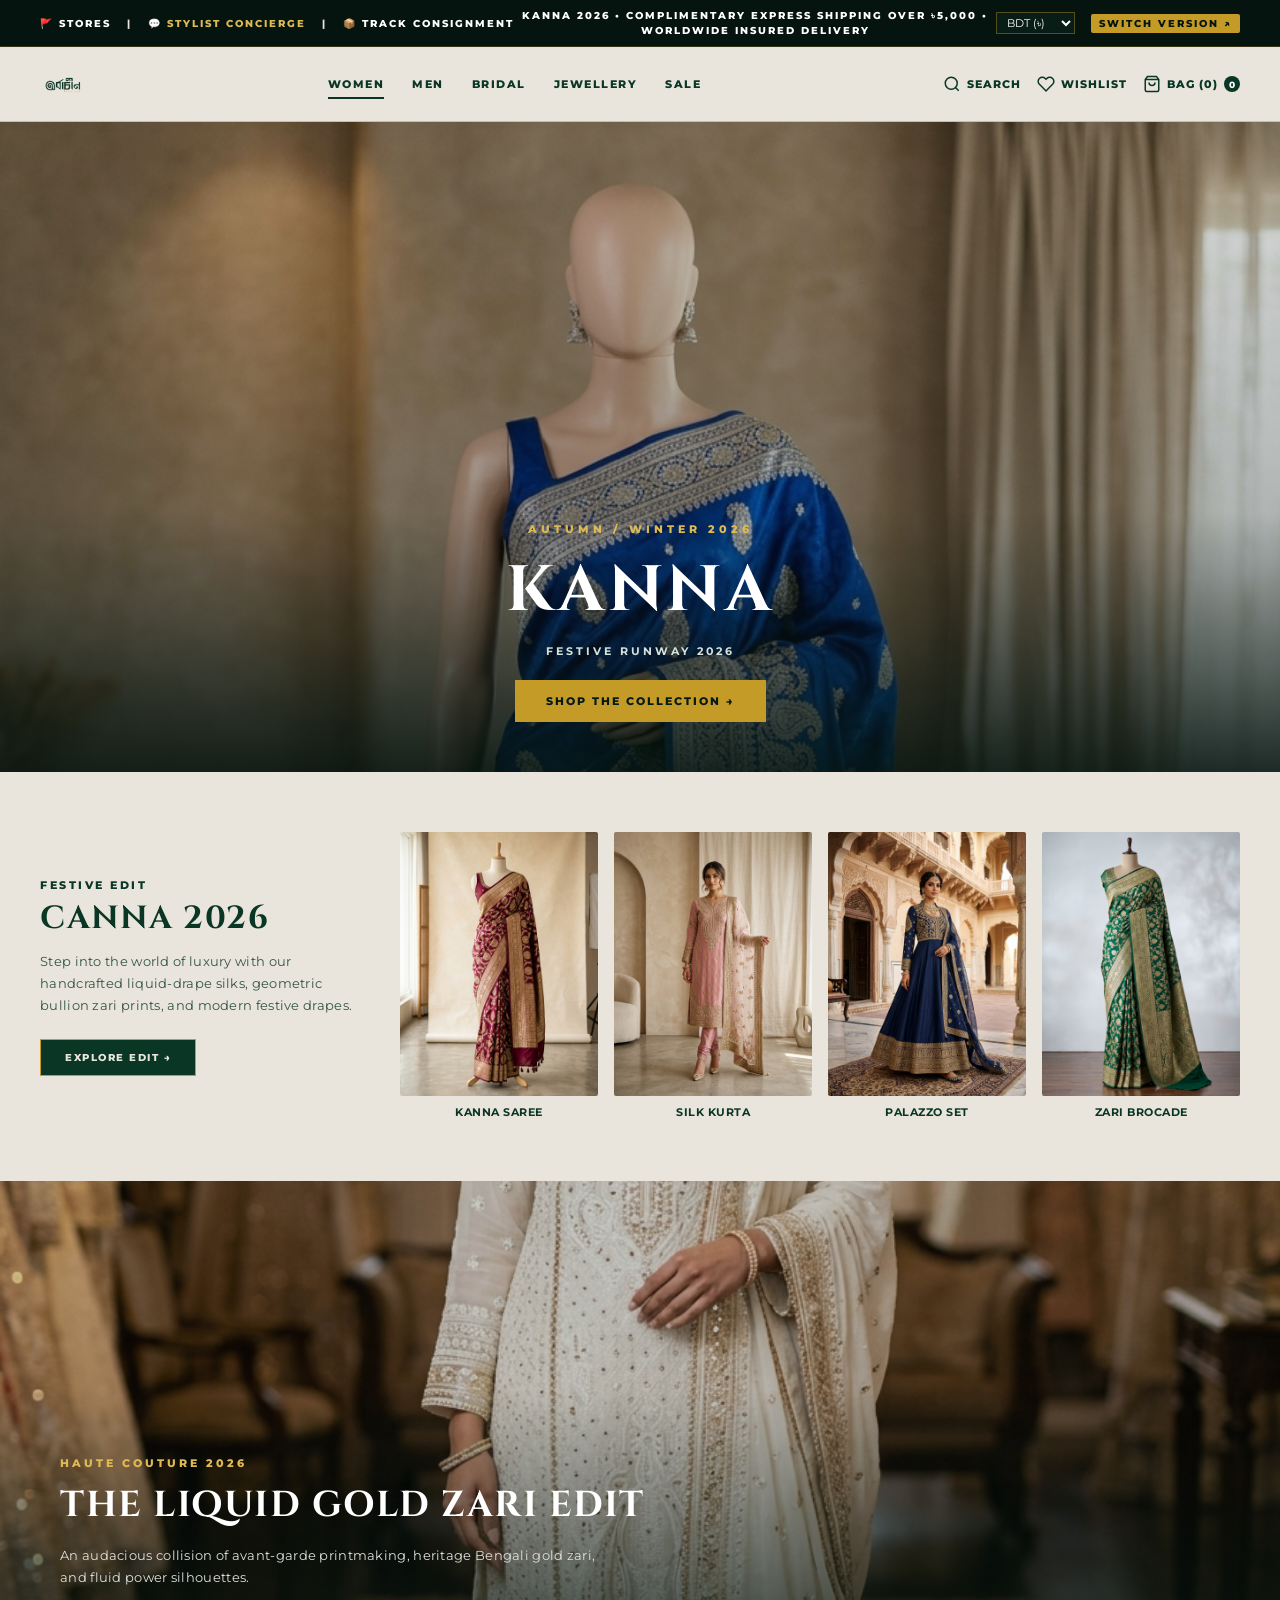
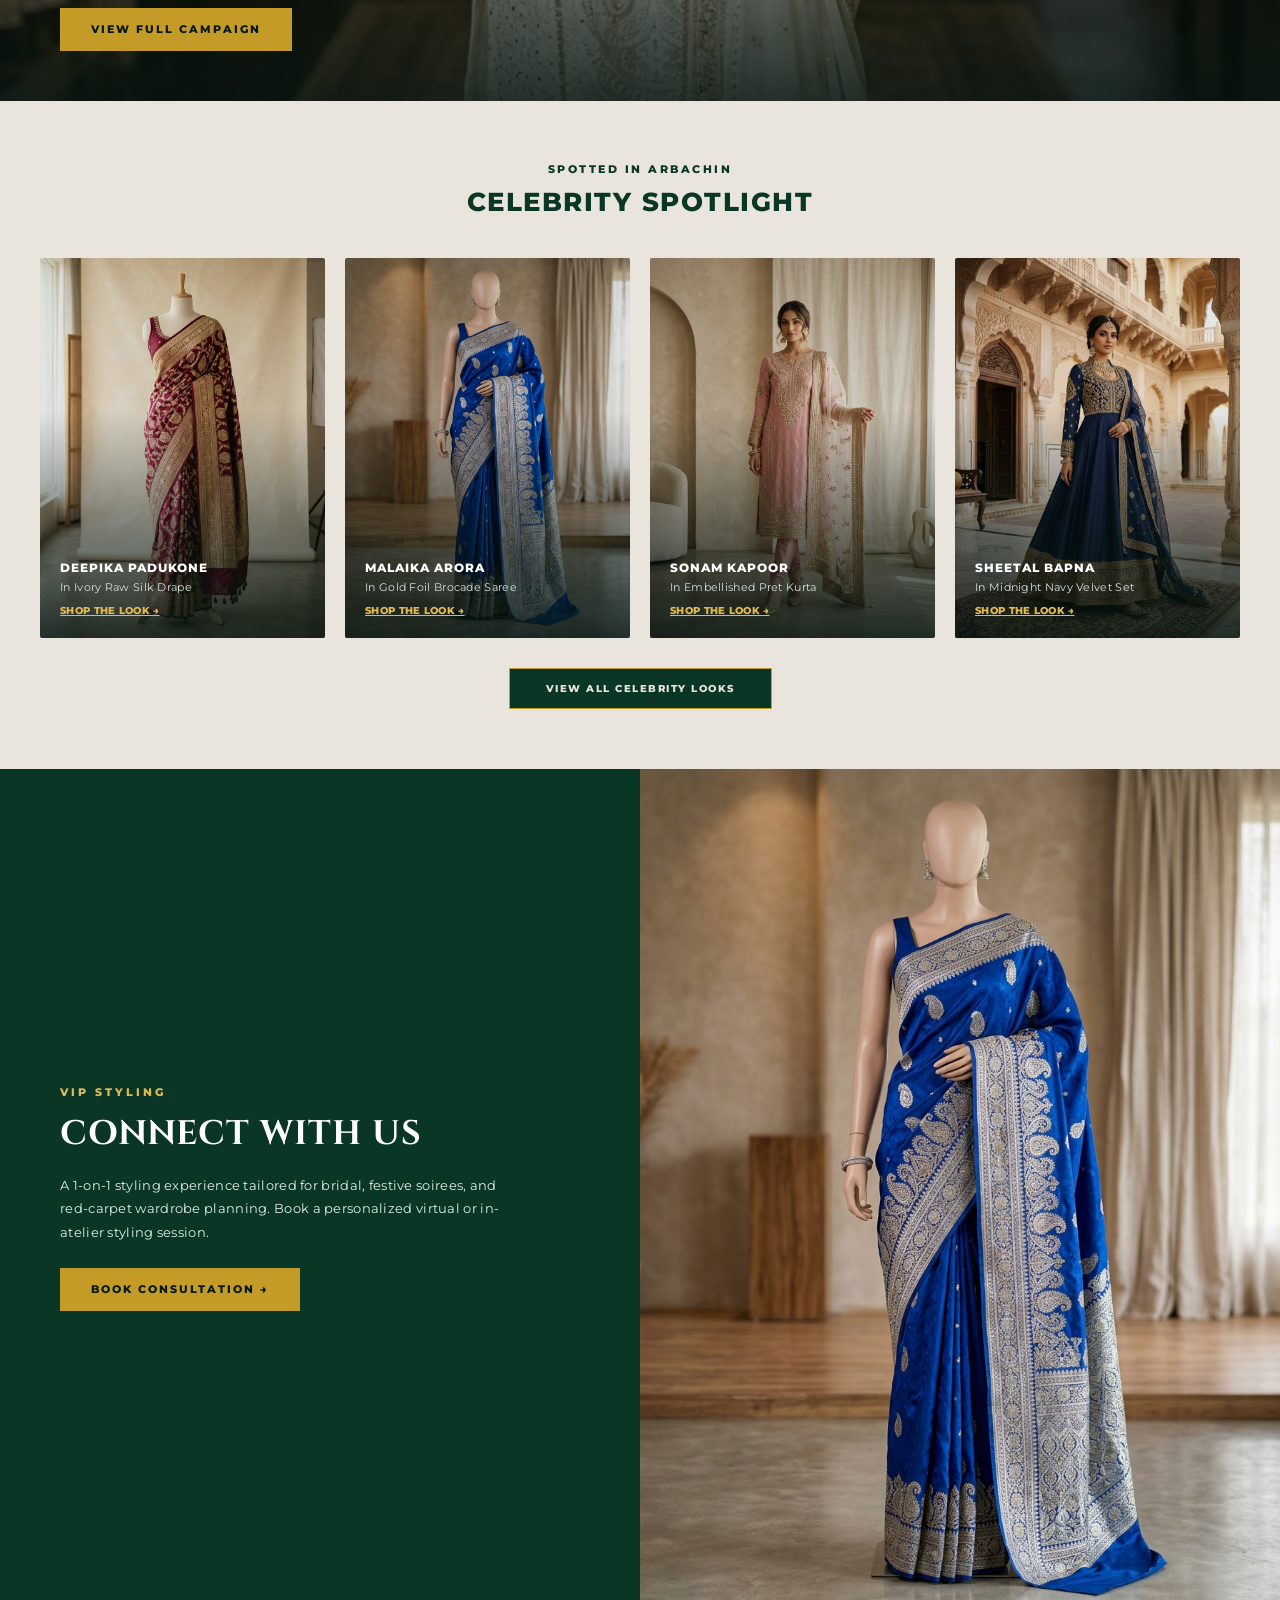
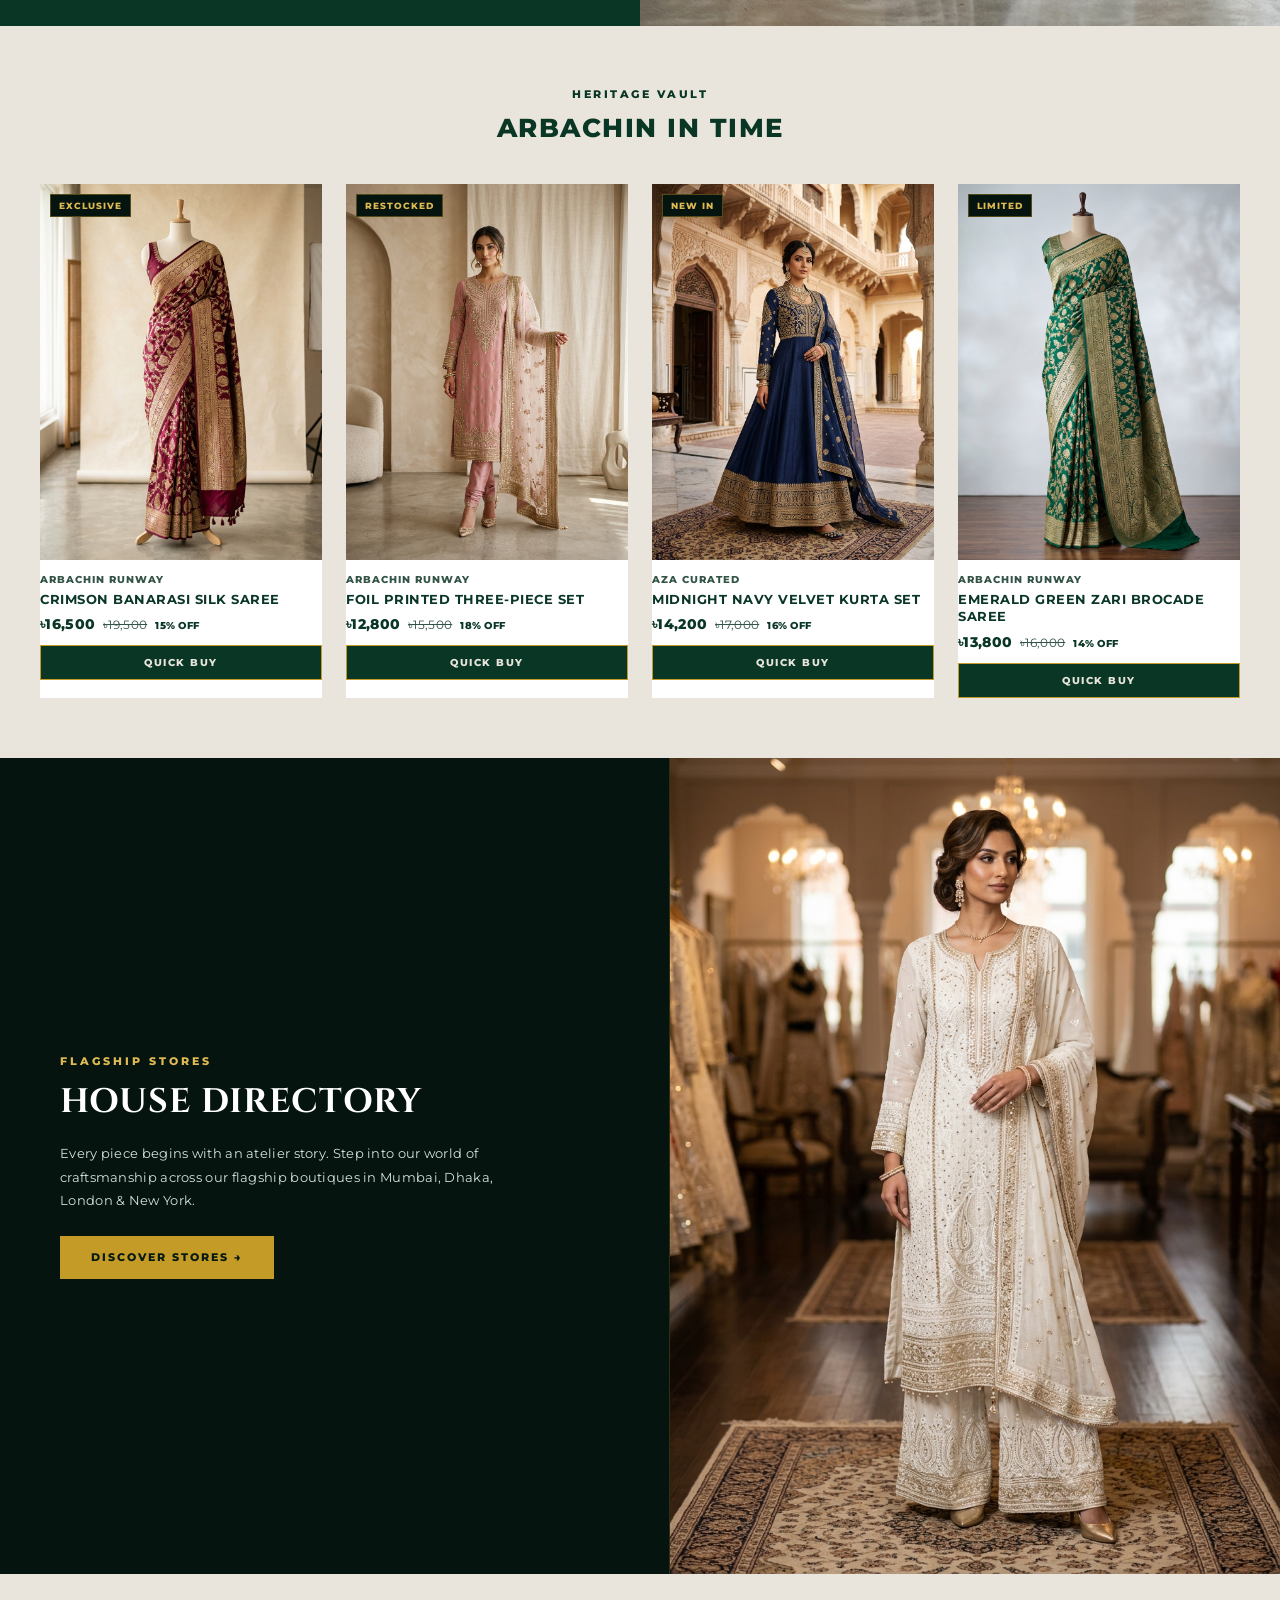
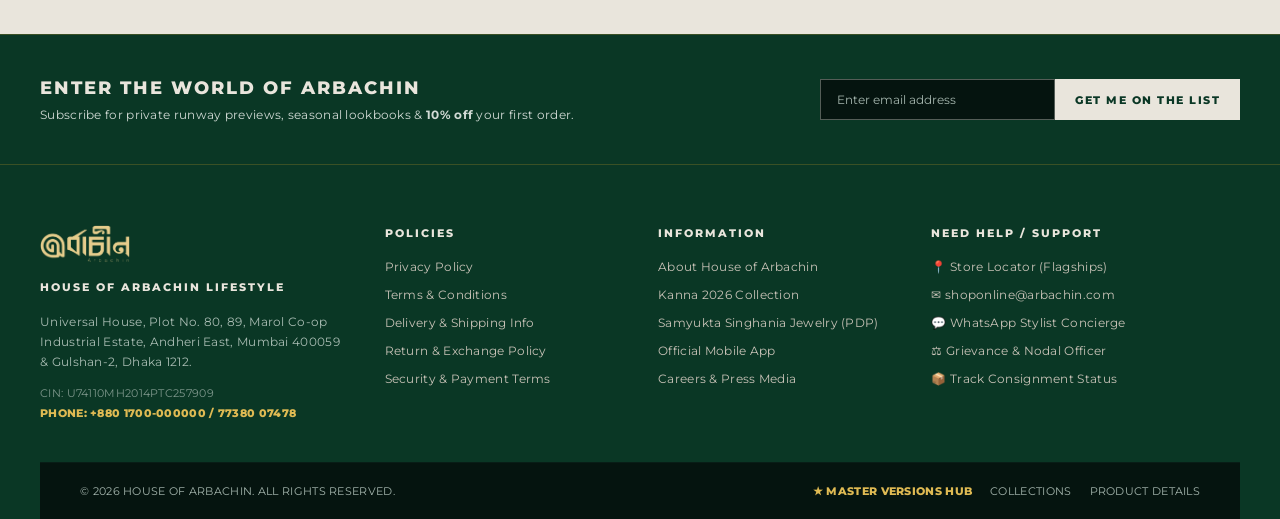
<file: v3/index.html>
<!DOCTYPE html>
<html lang="en">
<head>
  <meta charset="UTF-8">
  <meta name="viewport" content="width=device-width, initial-scale=1.0">
  <title>House of Arbachin | Luxury Runway Couture & Designer Pret (V3)</title>
  <link rel="stylesheet" href="style.css">
</head>
<body>

  <!-- 1. Top Announcement Bar (Live House of Masaba Format) -->
  <div class="hom-top-bar">
    <div class="hom-top-links">
      <a href="category.html">🚩 STORES</a>
      <span>|</span>
      <a href="https://wa.me/8801700000000" target="_blank" style="color:var(--hom-gold-light);">💬 STYLIST CONCIERGE</a>
      <span>|</span>
      <a href="category.html">📦 TRACK CONSIGNMENT</a>
    </div>
    <div class="hom-top-center">
      <span>KANNA 2026 &bull; COMPLIMENTARY EXPRESS SHIPPING OVER ৳5,000 &bull; WORLDWIDE INSURED DELIVERY</span>
    </div>
    <div class="hom-top-links">
      <select id="v3CurrencySelector" class="aza-curr-select" onchange="convertCurrency(this.value)" style="background:#081d16; color:#fff; border:1px solid rgba(197, 155, 39, 0.4); padding:2px 6px; font-size:11px;">
        <option value="BDT">BDT (৳)</option>
        <option value="USD">USD ($)</option>
        <option value="INR">INR (₹)</option>
        <option value="GBP">GBP (£)</option>
        <option value="AED">AED (د.إ)</option>
      </select>
      <a href="../index.html" style="background:var(--hom-gold); color:#05140f; padding:2px 8px; border-radius:2px; font-weight:800;">SWITCH VERSION ↗</a>
    </div>
  </div>

  <!-- 2. Main Header & Navigation (Fixed at Top, Sticky on Scroll) -->
  <header class="hom-header">
    <div class="hom-header-inner">
      <div class="hom-brand">
        <a href="index.html">
          <img src="../assets/image/logo.png" alt="Arbachin">
        </a>
      </div>

      <nav>
        <ul class="hom-nav">
          <li class="hom-nav-item"><a href="index.html" class="active">WOMEN</a></li>
          <li class="hom-nav-item"><a href="category.html">MEN</a></li>
          <li class="hom-nav-item"><a href="category.html?cat=sarees">BRIDAL</a></li>
          <li class="hom-nav-item"><a href="product.html">JEWELLERY</a></li>
          <li class="hom-nav-item"><a href="category.html" style="color:var(--hom-emerald);">SALE</a></li>
        </ul>
      </nav>

      <div class="hom-header-actions">
        <button class="hom-action-icon" onclick="showV3Toast('Search catalog...')">
          <svg width="18" height="18" fill="none" stroke="currentColor" stroke-width="2" viewBox="0 0 24 24"><circle cx="11" cy="11" r="8"></circle><line x1="21" y1="21" x2="16.65" y2="16.65"></line></svg>
          <span>SEARCH</span>
        </button>
        <a href="category.html" class="hom-action-icon" title="Wishlist">
          <svg width="18" height="18" fill="none" stroke="currentColor" stroke-width="2" viewBox="0 0 24 24"><path d="M20.84 4.61a5.5 5.5 0 0 0-7.78 0L12 5.67l-1.06-1.06a5.5 5.5 0 0 0-7.78 7.78l1.06 1.06L12 21.23l7.78-7.78 1.06-1.06a5.5 5.5 0 0 0 0-7.78z"></path></svg>
          <span>WISHLIST</span>
        </a>
        <button class="hom-action-icon" onclick="showV3Toast('Your Shopping Bag contains ' + cartV3.length + ' item(s)')">
          <svg width="18" height="18" fill="none" stroke="currentColor" stroke-width="2" viewBox="0 0 24 24"><path d="M6 2L3 6v14a2 2 0 0 0 2 2h14a2 2 0 0 0 2-2V6l-3-4z"></path><line x1="3" y1="6" x2="21" y2="6"></line><path d="M16 10a4 4 0 0 1-8 0"></path></svg>
          <span>BAG (<span class="hom-cart-count">0</span>)</span>
          <span class="hom-cart-badge hom-cart-count">0</span>
        </button>
      </div>
    </div>
  </header>

  <!-- 3. Section 1: Hero Boat Cinematic Banner (Live House of Masaba Feature) -->
  <section class="hom-hero-boat-section">
    <img src="../assets/image/saree_2.jpg" alt="Kanna 2026 Runway" class="hom-hero-boat-img">
    <div class="hom-hero-boat-overlay">
      <div class="hom-hero-collection-badge">AUTUMN / WINTER 2026</div>
      <h1 class="hom-hero-boat-title">KANNA</h1>
      <div class="hom-hero-boat-sub">FESTIVE RUNWAY 2026</div>
      <div>
        <a href="category.html" class="btn-hom-gold-action">Shop The Collection &rarr;</a>
      </div>
    </div>
  </section>

  <!-- 4. Section 2: Collection Split Intro (Editorial Left + 4 Mini Cards Right) -->
  <section class="hom-collection-intro-strip">
    <div class="hom-intro-left">
      <div class="hom-intro-eyebrow">FESTIVE EDIT</div>
      <h2 class="hom-intro-title">CANNA 2026</h2>
      <p class="hom-intro-desc">
        Step into the world of luxury with our handcrafted liquid-drape silks, geometric bullion zari prints, and modern festive drapes.
      </p>
      <div>
        <a href="category.html" class="btn-quick-buy-outline" style="display:inline-block; width:auto; padding:10px 24px;">Explore Edit &rarr;</a>
      </div>
    </div>

    <div class="hom-mini-products-grid">
      <!-- Mini 1 -->
      <a href="product.html?id=masaba-02" class="hom-mini-card">
        <div class="hom-mini-media">
          <img src="../assets/image/saree_1.jpg" alt="Kanna Saree">
        </div>
        <div class="hom-mini-title">KANNA SAREE</div>
      </a>

      <!-- Mini 2 -->
      <a href="product.html?id=masaba-03" class="hom-mini-card">
        <div class="hom-mini-media">
          <img src="../assets/image/threepiece_1.jpg" alt="Silk Kurta Set">
        </div>
        <div class="hom-mini-title">SILK KURTA</div>
      </a>

      <!-- Mini 3 -->
      <a href="product.html?id=masaba-04" class="hom-mini-card">
        <div class="hom-mini-media">
          <img src="../assets/image/threepiece_2.jpg" alt="Palazzo Set">
        </div>
        <div class="hom-mini-title">PALAZZO SET</div>
      </a>

      <!-- Mini 4 -->
      <a href="product.html?id=masaba-05" class="hom-mini-card">
        <div class="hom-mini-media">
          <img src="../assets/image/saree_3.jpg" alt="Zari Brocade">
        </div>
        <div class="hom-mini-title">ZARI BROCADE</div>
      </a>
    </div>
  </section>

  <!-- 5. Section 3: Full Width High-Fashion Editorial Banner -->
  <section class="hom-full-editorial-banner">
    <img src="../assets/image/threepiece_3.jpg" alt="Runway Haute Couture">
    <div class="hom-editorial-overlay">
      <div style="font-size:11px; font-weight:800; letter-spacing:3px; color:var(--hom-gold-light); text-transform:uppercase; margin-bottom:6px;">HAUTE COUTURE 2026</div>
      <h2 style="font-family:var(--font-serif); font-size:36px; color:#ffffff; margin-bottom:12px; font-weight:700;">The Liquid Gold Zari Edit</h2>
      <p style="font-size:13px; color:#e0e0e0; max-width:550px; margin-bottom:20px; line-height:1.7;">
        An audacious collision of avant-garde printmaking, heritage Bengali gold zari, and fluid power silhouettes.
      </p>
      <div>
        <a href="category.html" class="btn-hom-gold-action">View Full Campaign</a>
      </div>
    </div>
  </section>

  <!-- 6. Section 4: CELEBRITY SPOTLIGHT (Exact Masaba 4-Tile Wall) -->
  <section class="hom-section">
    <div class="hom-section-header">
      <div class="hom-section-tag">SPOTTED IN ARBACHIN</div>
      <h2 class="hom-section-title">CELEBRITY SPOTLIGHT</h2>
    </div>

    <div class="hom-celeb-grid">
      <!-- Celeb 1 -->
      <div class="hom-celeb-card">
        <img src="../assets/image/saree_1.jpg" alt="Deepika Padukone">
        <div class="hom-celeb-overlay">
          <div class="hom-celeb-name">DEEPIKA PADUKONE</div>
          <div class="hom-celeb-outfit">In Ivory Raw Silk Drape</div>
          <a href="category.html?cat=sarees" style="font-size:10px; font-weight:800; color:var(--hom-gold-light); text-decoration:underline;">SHOP THE LOOK &rarr;</a>
        </div>
      </div>

      <!-- Celeb 2 -->
      <div class="hom-celeb-card">
        <img src="../assets/image/saree_2.jpg" alt="Malaika Arora">
        <div class="hom-celeb-overlay">
          <div class="hom-celeb-name">MALAIKA ARORA</div>
          <div class="hom-celeb-outfit">In Gold Foil Brocade Saree</div>
          <a href="category.html?cat=sarees" style="font-size:10px; font-weight:800; color:var(--hom-gold-light); text-decoration:underline;">SHOP THE LOOK &rarr;</a>
        </div>
      </div>

      <!-- Celeb 3 -->
      <div class="hom-celeb-card">
        <img src="../assets/image/threepiece_1.jpg" alt="Sonam Kapoor">
        <div class="hom-celeb-overlay">
          <div class="hom-celeb-name">SONAM KAPOOR</div>
          <div class="hom-celeb-outfit">In Embellished Pret Kurta</div>
          <a href="category.html?cat=pret" style="font-size:10px; font-weight:800; color:var(--hom-gold-light); text-decoration:underline;">SHOP THE LOOK &rarr;</a>
        </div>
      </div>

      <!-- Celeb 4 -->
      <div class="hom-celeb-card">
        <img src="../assets/image/threepiece_2.jpg" alt="Sheetal Bapna">
        <div class="hom-celeb-overlay">
          <div class="hom-celeb-name">SHEETAL BAPNA</div>
          <div class="hom-celeb-outfit">In Midnight Navy Velvet Set</div>
          <a href="category.html?cat=pret" style="font-size:10px; font-weight:800; color:var(--hom-gold-light); text-decoration:underline;">SHOP THE LOOK &rarr;</a>
        </div>
      </div>
    </div>

    <div style="text-align:center; margin-top:30px;">
      <a href="category.html" class="btn-quick-buy-outline" style="display:inline-block; width:auto; padding:12px 36px;">VIEW ALL CELEBRITY LOOKS</a>
    </div>
  </section>

  <!-- 7. Section 5: CONNECT WITH US / 1-on-1 Styling Experience (50/50 Split Banner) -->
  <section class="hom-connect-split">
    <div class="hom-connect-left">
      <div class="hom-connect-eyebrow">VIP STYLING</div>
      <h2 class="hom-connect-title">CONNECT WITH US</h2>
      <p class="hom-connect-desc">
        A 1-on-1 styling experience tailored for bridal, festive soirees, and red-carpet wardrobe planning. Book a personalized virtual or in-atelier styling session.
      </p>
      <div>
        <a href="https://wa.me/8801700000000" target="_blank" class="btn-hom-gold-action">Book Consultation &rarr;</a>
      </div>
    </div>

    <div class="hom-connect-right">
      <img src="../assets/image/saree_2.jpg" alt="Connect With Us Styling">
    </div>
  </section>

  <!-- 8. Section 6: ARBACHIN IN TIME / ARCHIVE HERITAGE DROPS (4-Column Product Grid) -->
  <section class="hom-section">
    <div class="hom-section-header">
      <div class="hom-section-tag">HERITAGE VAULT</div>
      <h2 class="hom-section-title">ARBACHIN IN TIME</h2>
    </div>

    <div class="hom-product-grid">
      <!-- Card 1 -->
      <div class="hom-product-card">
        <div class="hom-card-media">
          <span class="hom-badge-tag">EXCLUSIVE</span>
          <a href="product.html?id=masaba-02">
            <img src="../assets/image/saree_1.jpg" alt="Crimson Banarasi Saree">
          </a>
        </div>
        <div class="hom-card-info">
          <div class="hom-card-designer">ARBACHIN RUNWAY</div>
          <h3 class="hom-card-title"><a href="product.html?id=masaba-02">Crimson Banarasi Silk Saree</a></h3>
          <div class="hom-card-price-box">
            <span class="hom-cur-price">৳16,500</span>
            <span class="hom-orig-price">৳19,500</span>
            <span class="hom-discount">15% OFF</span>
          </div>
          <button class="btn-quick-buy-outline" onclick="addToCartV3('masaba-02')">QUICK BUY</button>
        </div>
      </div>

      <!-- Card 2 -->
      <div class="hom-product-card">
        <div class="hom-card-media">
          <span class="hom-badge-tag">RESTOCKED</span>
          <a href="product.html?id=masaba-03">
            <img src="../assets/image/threepiece_1.jpg" alt="Foil Printed Set">
          </a>
        </div>
        <div class="hom-card-info">
          <div class="hom-card-designer">ARBACHIN RUNWAY</div>
          <h3 class="hom-card-title"><a href="product.html?id=masaba-03">Foil Printed Three-Piece Set</a></h3>
          <div class="hom-card-price-box">
            <span class="hom-cur-price">৳12,800</span>
            <span class="hom-orig-price">৳15,500</span>
            <span class="hom-discount">18% OFF</span>
          </div>
          <button class="btn-quick-buy-outline" onclick="addToCartV3('masaba-03')">QUICK BUY</button>
        </div>
      </div>

      <!-- Card 3 -->
      <div class="hom-product-card">
        <div class="hom-card-media">
          <span class="hom-badge-tag">NEW IN</span>
          <a href="product.html?id=masaba-04">
            <img src="../assets/image/threepiece_2.jpg" alt="Midnight Navy Velvet Kurta">
          </a>
        </div>
        <div class="hom-card-info">
          <div class="hom-card-designer">AZA CURATED</div>
          <h3 class="hom-card-title"><a href="product.html?id=masaba-04">Midnight Navy Velvet Kurta Set</a></h3>
          <div class="hom-card-price-box">
            <span class="hom-cur-price">৳14,200</span>
            <span class="hom-orig-price">৳17,000</span>
            <span class="hom-discount">16% OFF</span>
          </div>
          <button class="btn-quick-buy-outline" onclick="addToCartV3('masaba-04')">QUICK BUY</button>
        </div>
      </div>

      <!-- Card 4 -->
      <div class="hom-product-card">
        <div class="hom-card-media">
          <span class="hom-badge-tag">LIMITED</span>
          <a href="product.html?id=masaba-05">
            <img src="../assets/image/saree_3.jpg" alt="Emerald Green Zari Brocade">
          </a>
        </div>
        <div class="hom-card-info">
          <div class="hom-card-designer">ARBACHIN RUNWAY</div>
          <h3 class="hom-card-title"><a href="product.html?id=masaba-05">Emerald Green Zari Brocade Saree</a></h3>
          <div class="hom-card-price-box">
            <span class="hom-cur-price">৳13,800</span>
            <span class="hom-orig-price">৳16,000</span>
            <span class="hom-discount">14% OFF</span>
          </div>
          <button class="btn-quick-buy-outline" onclick="addToCartV3('masaba-05')">QUICK BUY</button>
        </div>
      </div>
    </div>
  </section>

  <!-- 9. Section 7: HOUSE DIRECTORY / FLAGSHIP BOUTIQUES (Exact Masaba Layout) -->
  <section class="hom-directory-split">
    <div class="hom-directory-left">
      <div class="hom-directory-eyebrow">FLAGSHIP STORES</div>
      <h2 class="hom-directory-title">HOUSE DIRECTORY</h2>
      <p class="hom-directory-desc">
        Every piece begins with an atelier story. Step into our world of craftsmanship across our flagship boutiques in Mumbai, Dhaka, London & New York.
      </p>
      <div>
        <a href="category.html" class="btn-hom-gold-action">Discover Stores &rarr;</a>
      </div>
    </div>

    <div class="hom-directory-right">
      <img src="../assets/image/threepiece_3.jpg" alt="Flagship Boutique Interior">
    </div>
  </section>

  <!-- 10. Section 8: ENTER THE WORLD OF ARBACHIN (Newsletter Strip) -->
  <section class="hom-masaba-newsletter-banner">
    <div class="hom-masaba-newsletter-inner">
      <div>
        <h2>ENTER THE WORLD OF ARBACHIN</h2>
        <p>Subscribe for private runway previews, seasonal lookbooks & <strong>10% off</strong> your first order.</p>
      </div>
      <form class="hom-masaba-subscribe-form" onsubmit="event.preventDefault(); showV3Toast('Welcome to the Arbachin Privé Circle'); this.reset();">
        <input type="email" placeholder="Enter email address" required>
        <button type="submit">GET ME ON THE LIST</button>
      </form>
    </div>
  </section>

  <!-- 11. Section 9: House of Masaba Live Footer with Arbachin Emerald Theme -->
  <footer class="hom-footer">
    <div class="hom-footer-grid">
      <!-- Col 1: About -->
      <div>
        <img src="../assets/image/logo_gold.png" alt="Arbachin" style="height:38px; object-fit:contain; display:block; margin-bottom:16px;">
        <h4 class="hom-footer-title">HOUSE OF ARBACHIN LIFESTYLE</h4>
        <p style="color:#a9bcb3; font-size:12px; line-height:1.7; margin-bottom:12px;">
          Universal House, Plot No. 80, 89, Marol Co-op Industrial Estate, Andheri East, Mumbai 400059 & Gulshan-2, Dhaka 1212.
        </p>
        <p style="font-size:11px; color:#7d968b; margin-bottom:4px;">CIN: U74110MH2014PTC257909</p>
        <p style="font-size:11px; font-weight:800; color:var(--hom-gold-light);">PHONE: +880 1700-000000 / 77380 07478</p>
      </div>

      <!-- Col 2: Policies -->
      <div>
        <h4 class="hom-footer-title">POLICIES</h4>
        <ul class="hom-footer-links">
          <li><a href="category.html">Privacy Policy</a></li>
          <li><a href="category.html">Terms & Conditions</a></li>
          <li><a href="category.html">Delivery & Shipping Info</a></li>
          <li><a href="category.html">Return & Exchange Policy</a></li>
          <li><a href="category.html">Security & Payment Terms</a></li>
        </ul>
      </div>

      <!-- Col 3: Information -->
      <div>
        <h4 class="hom-footer-title">INFORMATION</h4>
        <ul class="hom-footer-links">
          <li><a href="category.html">About House of Arbachin</a></li>
          <li><a href="category.html">Kanna 2026 Collection</a></li>
          <li><a href="product.html">Samyukta Singhania Jewelry (PDP)</a></li>
          <li><a href="category.html">Official Mobile App</a></li>
          <li><a href="category.html">Careers & Press Media</a></li>
        </ul>
      </div>

      <!-- Col 4: Need Help -->
      <div>
        <h4 class="hom-footer-title">NEED HELP / SUPPORT</h4>
        <ul class="hom-footer-links">
          <li><a href="category.html">📍 Store Locator (Flagships)</a></li>
          <li><a href="mailto:shoponline@arbachin.com">✉ shoponline@arbachin.com</a></li>
          <li><a href="https://wa.me/8801700000000" target="_blank">💬 WhatsApp Stylist Concierge</a></li>
          <li><a href="category.html">⚖ Grievance & Nodal Officer</a></li>
          <li><a href="category.html">📦 Track Consignment Status</a></li>
        </ul>
      </div>
    </div>

    <div class="hom-footer-bottom">
      <div class="hom-footer-bottom-inner">
        <div>&copy; 2026 HOUSE OF ARBACHIN. ALL RIGHTS RESERVED.</div>
        <div style="display:flex; gap:18px;">
          <a href="../index.html" style="color:var(--hom-gold-light); font-weight:800;">★ MASTER VERSIONS HUB</a>
          <a href="category.html">COLLECTIONS</a>
          <a href="product.html">PRODUCT DETAILS</a>
        </div>
      </div>
    </div>
  </footer>

  <script src="script.js"></script>
</body>
</html>
</file>
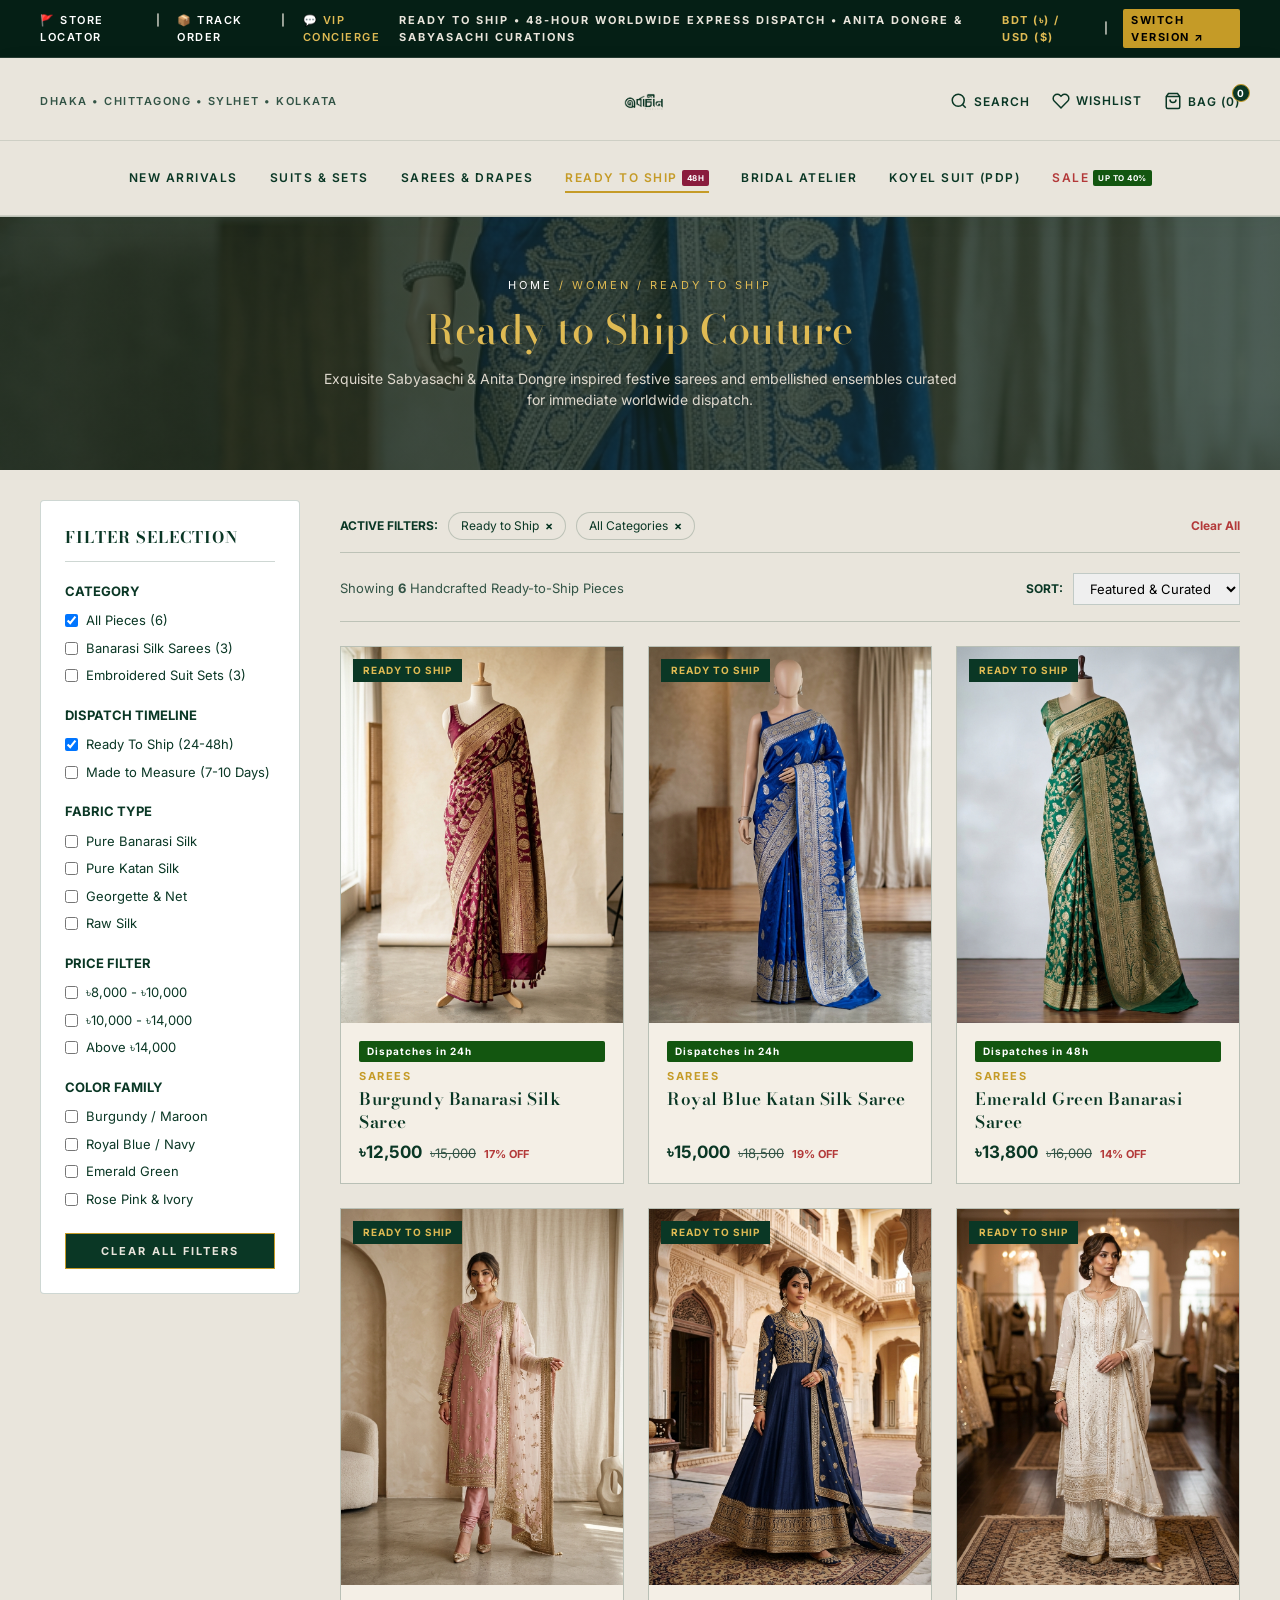
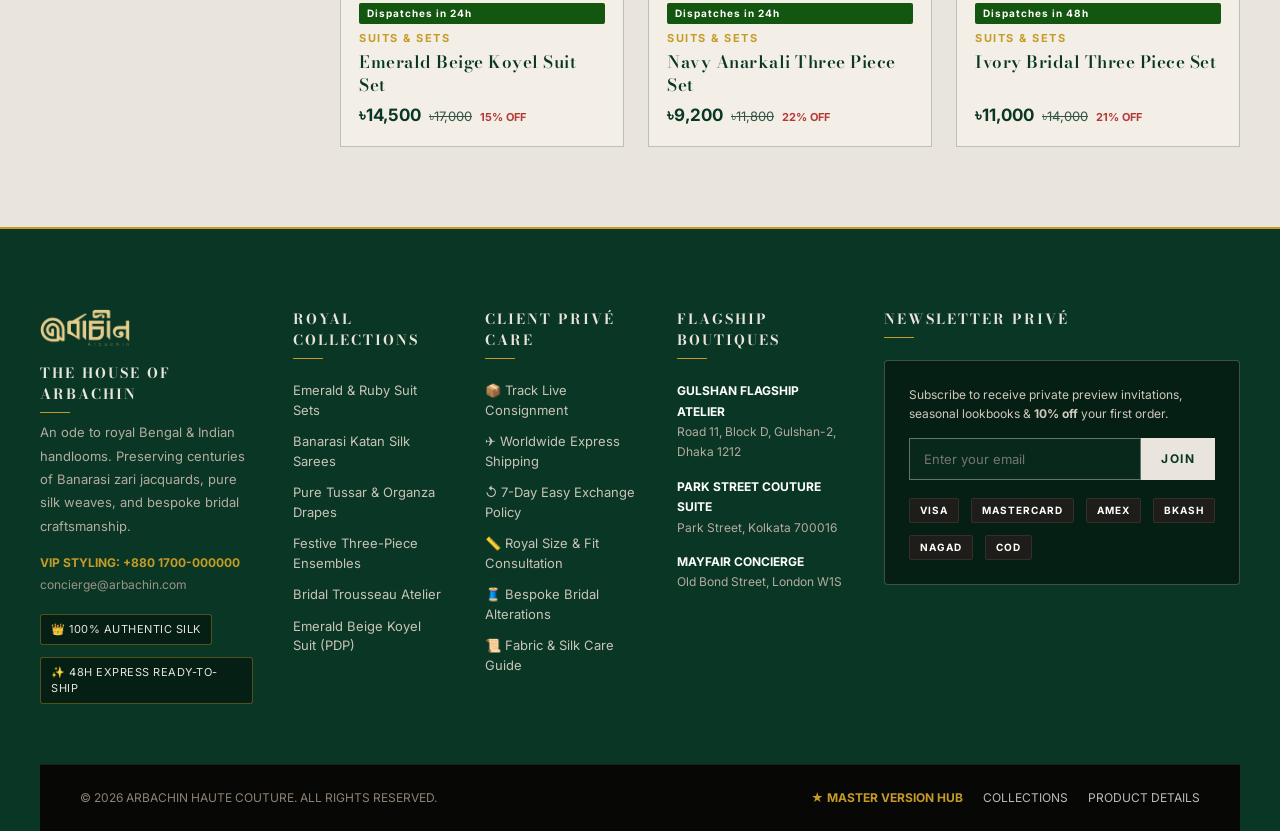
<file: v1/category.html>
<!DOCTYPE html>
<html lang="en">
<head>
  <meta charset="UTF-8">
  <meta name="viewport" content="width=device-width, initial-scale=1.0">
  <title>Ready-to-Ship Luxury Collections | Arbachin (V1)</title>
  <link rel="stylesheet" href="style.css">
  <style>
    .cat-banner-editorial {
      background: linear-gradient(rgba(18, 40, 30, 0.75), rgba(18, 40, 30, 0.75)), url('../assets/image/saree_2.jpg') center/cover;
      padding: 60px 40px;
      text-align: center;
      color: #fff;
    }
    .cat-banner-editorial h1 {
      font-family: var(--font-serif);
      font-size: 40px;
      color: var(--rk-gold-light);
      margin-bottom: 8px;
    }
    .rts-badge {
      display: inline-block;
      background: #135610;
      color: #fff;
      font-size: 10px;
      font-weight: 700;
      letter-spacing: 1px;
      padding: 3px 8px;
      border-radius: 2px;
      margin-bottom: 6px;
    }
    .active-filters-bar {
      display: flex;
      align-items: center;
      gap: 10px;
      flex-wrap: wrap;
      margin-bottom: 20px;
      padding: 12px 0;
      border-bottom: 1px solid var(--rk-border);
    }
    .filter-chip {
      background: var(--rk-bg-cream);
      border: 1px solid var(--rk-border);
      padding: 4px 12px;
      border-radius: 20px;
      font-size: 12px;
      display: flex;
      align-items: center;
      gap: 6px;
    }
    .filter-chip span.remove { cursor: pointer; font-weight: 700; }

    @media (max-width: 768px) {
      .cat-banner-editorial { padding: 36px 16px; }
      .cat-banner-editorial h1 { font-size: 26px; }
    }
  </style>
</head>
<body>

  <!-- 1. Top Announcement Bar (Ritu Kumar Exact Format) -->
  <div class="rk-topbar">
    <div style="display:flex; gap:16px;">
      <a href="category.html">🚩 STORE LOCATOR</a>
      <span>|</span>
      <a href="category.html">📦 TRACK ORDER</a>
      <span>|</span>
      <a href="https://wa.me/8801700000000" target="_blank" style="color:var(--rk-gold-light);">💬 VIP CONCIERGE</a>
    </div>
    <div style="font-weight:700; letter-spacing:2px;">
      READY TO SHIP &bull; 48-HOUR WORLDWIDE EXPRESS DISPATCH &bull; ANITA DONGRE & SABYASACHI CURATIONS
    </div>
    <div style="display:flex; gap:14px; align-items:center;">
      <span style="font-weight:700; color:var(--rk-gold-light);">BDT (৳) / USD ($)</span>
      <span>|</span>
      <a href="../index.html" style="background:var(--rk-gold); color:#000; padding:3px 8px; border-radius:2px; font-weight:700;">SWITCH VERSION ↗</a>
    </div>
  </div>

  <!-- 2. Header (Logo Center, Mega Menu) -->
  <header class="rk-header-main">
    <div class="rk-header-top-row">
      <div class="rk-header-left">
        <span>DHAKA &bull; CHITTAGONG &bull; SYLHET &bull; KOLKATA</span>
      </div>

      <div class="rk-brand-logo">
        <a href="index.html" style="display:flex; flex-direction:column; align-items:center;">
          <img src="../assets/image/logo.png" alt="Arbachin Logo" style="height:50px; object-fit:contain;">
        </a>
      </div>

      <div class="rk-header-right">
        <button class="rk-icon-btn" onclick="showToast('Search ready-to-ship...')">
          <svg width="18" height="18" fill="none" stroke="currentColor" stroke-width="2" viewBox="0 0 24 24"><circle cx="11" cy="11" r="8"></circle><line x1="21" y1="21" x2="16.65" y2="16.65"></line></svg>
          <span>SEARCH</span>
        </button>
        <a href="category.html" class="rk-icon-btn" title="Wishlist">
          <svg width="18" height="18" fill="none" stroke="currentColor" stroke-width="2" viewBox="0 0 24 24"><path d="M20.84 4.61a5.5 5.5 0 0 0-7.78 0L12 5.67l-1.06-1.06a5.5 5.5 0 0 0-7.78 7.78l1.06 1.06L12 21.23l7.78-7.78 1.06-1.06a5.5 5.5 0 0 0 0-7.78z"></path></svg>
          <span>WISHLIST</span>
        </a>
        <button class="rk-icon-btn" onclick="showToast('Shopping Bag contains ' + cart.length + ' item(s)')">
          <svg width="18" height="18" fill="none" stroke="currentColor" stroke-width="2" viewBox="0 0 24 24"><path d="M6 2L3 6v14a2 2 0 0 0 2 2h14a2 2 0 0 0 2-2V6l-3-4z"></path><line x1="3" y1="6" x2="21" y2="6"></line><path d="M16 10a4 4 0 0 1-8 0"></path></svg>
          <span>BAG (<span class="cart-count">0</span>)</span>
          <span class="rk-cart-badge cart-count">0</span>
        </button>
      </div>
    </div>

    <!-- Mega Navigation Bar -->
    <div class="rk-nav-row">
      <ul class="rk-nav-list">
        <li class="rk-nav-item"><a href="index.html">NEW ARRIVALS</a></li>
        <li class="rk-nav-item"><a href="category.html?cat=suits">SUITS & SETS</a></li>
        <li class="rk-nav-item"><a href="category.html?cat=sarees">SAREES & DRAPES</a></li>
        <li class="rk-nav-item"><a href="category.html" class="active">READY TO SHIP <span class="rk-badge-new">48H</span></a></li>
        <li class="rk-nav-item"><a href="category.html">BRIDAL ATELIER</a></li>
        <li class="rk-nav-item"><a href="product.html">KOYEL SUIT (PDP)</a></li>
        <li class="rk-nav-item"><a href="category.html" style="color:#b33939;">SALE <span class="rk-badge-sale">UP TO 40%</span></a></li>
      </ul>
    </div>
  </header>

  <!-- Editorial Category Banner (Anita Dongre Style) -->
  <div class="cat-banner-editorial">
    <div style="font-size:11px; letter-spacing:3px; color:var(--rk-gold-light); margin-bottom:6px;"><a href="index.html" style="color:#fff;">HOME</a> / WOMEN / READY TO SHIP</div>
    <h1>Ready to Ship Couture</h1>
    <p style="color:#ded8cd; font-size:14px; max-width:650px; margin:0 auto;">
      Exquisite Sabyasachi & Anita Dongre inspired festive sarees and embellished ensembles curated for immediate worldwide dispatch.
    </p>
  </div>

  <!-- Main Category Layout with Sticky Filter Sidebar -->
  <div class="cat-layout-wrapper">
    <!-- Sidebar Filters -->
    <aside class="cat-filter-sidebar">
      <h3 style="font-family:var(--font-serif); font-size:16px; font-weight:700; color:var(--rk-primary); text-transform:uppercase; letter-spacing:1px; padding-bottom:12px; border-bottom:1px solid var(--rk-border); margin-bottom:20px;">
        Filter Selection
      </h3>

      <div style="margin-bottom:20px;">
        <div style="font-size:13px; font-weight:700; text-transform:uppercase; margin-bottom:10px;">Category</div>
        <div style="display:flex; flex-direction:column; gap:8px;">
          <label style="display:flex; align-items:center; gap:8px; font-size:13px; cursor:pointer;"><input type="checkbox" checked> All Pieces (6)</label>
          <label style="display:flex; align-items:center; gap:8px; font-size:13px; cursor:pointer;"><input type="checkbox"> Banarasi Silk Sarees (3)</label>
          <label style="display:flex; align-items:center; gap:8px; font-size:13px; cursor:pointer;"><input type="checkbox"> Embroidered Suit Sets (3)</label>
        </div>
      </div>

      <div style="margin-bottom:20px;">
        <div style="font-size:13px; font-weight:700; text-transform:uppercase; margin-bottom:10px;">Dispatch Timeline</div>
        <div style="display:flex; flex-direction:column; gap:8px;">
          <label style="display:flex; align-items:center; gap:8px; font-size:13px; cursor:pointer;"><input type="checkbox" checked> Ready To Ship (24-48h)</label>
          <label style="display:flex; align-items:center; gap:8px; font-size:13px; cursor:pointer;"><input type="checkbox"> Made to Measure (7-10 Days)</label>
        </div>
      </div>

      <div style="margin-bottom:20px;">
        <div style="font-size:13px; font-weight:700; text-transform:uppercase; margin-bottom:10px;">Fabric Type</div>
        <div style="display:flex; flex-direction:column; gap:8px;">
          <label style="display:flex; align-items:center; gap:8px; font-size:13px; cursor:pointer;"><input type="checkbox"> Pure Banarasi Silk</label>
          <label style="display:flex; align-items:center; gap:8px; font-size:13px; cursor:pointer;"><input type="checkbox"> Pure Katan Silk</label>
          <label style="display:flex; align-items:center; gap:8px; font-size:13px; cursor:pointer;"><input type="checkbox"> Georgette & Net</label>
          <label style="display:flex; align-items:center; gap:8px; font-size:13px; cursor:pointer;"><input type="checkbox"> Raw Silk</label>
        </div>
      </div>

      <div style="margin-bottom:20px;">
        <div style="font-size:13px; font-weight:700; text-transform:uppercase; margin-bottom:10px;">Price Filter</div>
        <div style="display:flex; flex-direction:column; gap:8px;">
          <label style="display:flex; align-items:center; gap:8px; font-size:13px; cursor:pointer;"><input type="checkbox"> ৳8,000 - ৳10,000</label>
          <label style="display:flex; align-items:center; gap:8px; font-size:13px; cursor:pointer;"><input type="checkbox"> ৳10,000 - ৳14,000</label>
          <label style="display:flex; align-items:center; gap:8px; font-size:13px; cursor:pointer;"><input type="checkbox"> Above ৳14,000</label>
        </div>
      </div>

      <div style="margin-bottom:24px;">
        <div style="font-size:13px; font-weight:700; text-transform:uppercase; margin-bottom:10px;">Color Family</div>
        <div style="display:flex; flex-direction:column; gap:8px;">
          <label style="display:flex; align-items:center; gap:8px; font-size:13px; cursor:pointer;"><input type="checkbox"> Burgundy / Maroon</label>
          <label style="display:flex; align-items:center; gap:8px; font-size:13px; cursor:pointer;"><input type="checkbox"> Royal Blue / Navy</label>
          <label style="display:flex; align-items:center; gap:8px; font-size:13px; cursor:pointer;"><input type="checkbox"> Emerald Green</label>
          <label style="display:flex; align-items:center; gap:8px; font-size:13px; cursor:pointer;"><input type="checkbox"> Rose Pink & Ivory</label>
        </div>
      </div>

      <button class="btn-rk-gold" style="width:100%; padding:10px 0; font-size:11px;" onclick="showToast('Filters refreshed')">Clear All Filters</button>
    </aside>

    <!-- Product Grid Area -->
    <main>
      <!-- Active Filter Chips -->
      <div class="active-filters-bar">
        <span style="font-size:12px; font-weight:700; text-transform:uppercase;">Active Filters:</span>
        <div class="filter-chip">Ready to Ship <span class="remove">&times;</span></div>
        <div class="filter-chip">All Categories <span class="remove">&times;</span></div>
        <button style="background:none; border:none; color:#b33939; font-size:12px; font-weight:700; cursor:pointer; margin-left:auto;" onclick="showToast('Filters Cleared')">Clear All</button>
      </div>

      <!-- Sort Toolbar -->
      <div style="display:flex; justify-content:space-between; align-items:center; padding-bottom:16px; border-bottom:1px solid var(--rk-border); margin-bottom:24px;">
        <div style="font-size:13px; color:var(--rk-text-muted);">
          Showing <strong>6</strong> Handcrafted Ready-to-Ship Pieces
        </div>
        <div style="display:flex; align-items:center; gap:10px;">
          <span style="font-size:12px; font-weight:700; text-transform:uppercase;">Sort:</span>
          <select style="padding:6px 12px; border:1px solid var(--rk-border); font-size:13px;" onchange="showToast('Catalog sorted')">
            <option>Featured & Curated</option>
            <option>Price: Low to High</option>
            <option>Price: High to Low</option>
            <option>Ready to Ship First</option>
          </select>
        </div>
      </div>

      <!-- Grid -->
      <div class="rk-card-grid">
        <!-- Card 1 -->
        <div class="rk-card">
          <div class="rk-card-media">
            <span class="rk-card-tag">Ready to Ship</span>
            <a href="product.html?id=saree-001" style="display:block; width:100%; height:100%;">
              <img src="../assets/image/saree_1.jpg" alt="Burgundy Banarasi">
            </a>
            <div class="rk-card-hover-actions">
              <button class="btn-rk-card-action" onclick="openQuickView('saree-001')">Quick View</button>
              <button class="btn-rk-card-action" onclick="addToCart('saree-001')">Add to Bag</button>
            </div>
          </div>
          <div class="rk-card-body">
            <div class="rts-badge">Dispatches in 24h</div>
            <div class="rk-card-category">Sarees</div>
            <h3 class="rk-card-name"><a href="product.html?id=saree-001">Burgundy Banarasi Silk Saree</a></h3>
            <div class="rk-card-price-bar">
              <span class="rk-price-cur">৳12,500</span>
              <span class="rk-price-orig">৳15,000</span>
              <span class="rk-price-discount">17% OFF</span>
            </div>
          </div>
        </div>

        <!-- Card 2 -->
        <div class="rk-card">
          <div class="rk-card-media">
            <span class="rk-card-tag">Ready to Ship</span>
            <a href="product.html?id=saree-002" style="display:block; width:100%; height:100%;">
              <img src="../assets/image/saree_2.jpg" alt="Royal Blue Katan">
            </a>
            <div class="rk-card-hover-actions">
              <button class="btn-rk-card-action" onclick="openQuickView('saree-002')">Quick View</button>
              <button class="btn-rk-card-action" onclick="addToCart('saree-002')">Add to Bag</button>
            </div>
          </div>
          <div class="rk-card-body">
            <div class="rts-badge">Dispatches in 24h</div>
            <div class="rk-card-category">Sarees</div>
            <h3 class="rk-card-name"><a href="product.html?id=saree-002">Royal Blue Katan Silk Saree</a></h3>
            <div class="rk-card-price-bar">
              <span class="rk-price-cur">৳15,000</span>
              <span class="rk-price-orig">৳18,500</span>
              <span class="rk-price-discount">19% OFF</span>
            </div>
          </div>
        </div>

        <!-- Card 3 -->
        <div class="rk-card">
          <div class="rk-card-media">
            <span class="rk-card-tag">Ready to Ship</span>
            <a href="product.html?id=saree-003" style="display:block; width:100%; height:100%;">
              <img src="../assets/image/saree_3.jpg" alt="Emerald Green Banarasi">
            </a>
            <div class="rk-card-hover-actions">
              <button class="btn-rk-card-action" onclick="openQuickView('saree-003')">Quick View</button>
              <button class="btn-rk-card-action" onclick="addToCart('saree-003')">Add to Bag</button>
            </div>
          </div>
          <div class="rk-card-body">
            <div class="rts-badge">Dispatches in 48h</div>
            <div class="rk-card-category">Sarees</div>
            <h3 class="rk-card-name"><a href="product.html?id=saree-003">Emerald Green Banarasi Saree</a></h3>
            <div class="rk-card-price-bar">
              <span class="rk-price-cur">৳13,800</span>
              <span class="rk-price-orig">৳16,000</span>
              <span class="rk-price-discount">14% OFF</span>
            </div>
          </div>
        </div>

        <!-- Card 4 -->
        <div class="rk-card">
          <div class="rk-card-media">
            <span class="rk-card-tag">Ready to Ship</span>
            <a href="product.html?id=three-piece-001" style="display:block; width:100%; height:100%;">
              <img src="../assets/image/threepiece_1.jpg" alt="Emerald Beige Koyel Set">
            </a>
            <div class="rk-card-hover-actions">
              <button class="btn-rk-card-action" onclick="openQuickView('three-piece-001')">Quick View</button>
              <button class="btn-rk-card-action" onclick="addToCart('three-piece-001')">Add to Bag</button>
            </div>
          </div>
          <div class="rk-card-body">
            <div class="rts-badge">Dispatches in 24h</div>
            <div class="rk-card-category">Suits & Sets</div>
            <h3 class="rk-card-name"><a href="product.html?id=three-piece-001">Emerald Beige Koyel Suit Set</a></h3>
            <div class="rk-card-price-bar">
              <span class="rk-price-cur">৳14,500</span>
              <span class="rk-price-orig">৳17,000</span>
              <span class="rk-price-discount">15% OFF</span>
            </div>
          </div>
        </div>

        <!-- Card 5 -->
        <div class="rk-card">
          <div class="rk-card-media">
            <span class="rk-card-tag">Ready to Ship</span>
            <a href="product.html?id=three-piece-002" style="display:block; width:100%; height:100%;">
              <img src="../assets/image/threepiece_2.jpg" alt="Navy Anarkali Set">
            </a>
            <div class="rk-card-hover-actions">
              <button class="btn-rk-card-action" onclick="openQuickView('three-piece-002')">Quick View</button>
              <button class="btn-rk-card-action" onclick="addToCart('three-piece-002')">Add to Bag</button>
            </div>
          </div>
          <div class="rk-card-body">
            <div class="rts-badge">Dispatches in 24h</div>
            <div class="rk-card-category">Suits & Sets</div>
            <h3 class="rk-card-name"><a href="product.html?id=three-piece-002">Navy Anarkali Three Piece Set</a></h3>
            <div class="rk-card-price-bar">
              <span class="rk-price-cur">৳9,200</span>
              <span class="rk-price-orig">৳11,800</span>
              <span class="rk-price-discount">22% OFF</span>
            </div>
          </div>
        </div>

        <!-- Card 6 -->
        <div class="rk-card">
          <div class="rk-card-media">
            <span class="rk-card-tag">Ready to Ship</span>
            <a href="product.html?id=three-piece-003" style="display:block; width:100%; height:100%;">
              <img src="../assets/image/threepiece_3.jpg" alt="Ivory Bridal Set">
            </a>
            <div class="rk-card-hover-actions">
              <button class="btn-rk-card-action" onclick="openQuickView('three-piece-003')">Quick View</button>
              <button class="btn-rk-card-action" onclick="addToCart('three-piece-003')">Add to Bag</button>
            </div>
          </div>
          <div class="rk-card-body">
            <div class="rts-badge">Dispatches in 48h</div>
            <div class="rk-card-category">Suits & Sets</div>
            <h3 class="rk-card-name"><a href="product.html?id=three-piece-003">Ivory Bridal Three Piece Set</a></h3>
            <div class="rk-card-price-bar">
              <span class="rk-price-cur">৳11,000</span>
              <span class="rk-price-orig">৳14,000</span>
              <span class="rk-price-discount">21% OFF</span>
            </div>
          </div>
        </div>
      </div>
    </main>
  </div>

  <!-- Exact Ritu Kumar Style Royal Dark Luxury Footer -->
  <footer class="rk-footer-wrap">
    <div class="rk-footer-grid">
      <div>
        <img src="../assets/image/logo_gold.png" alt="Arbachin Logo" style="height:38px; object-fit:contain; display:block; margin-bottom:16px;">
        <h4 class="rk-footer-title" style="margin-bottom:8px;">THE HOUSE OF ARBACHIN</h4>
        <p style="color:#b5aba0; font-size:13px; line-height:1.8; margin-bottom:16px;">
          An ode to royal Bengal & Indian handlooms. Preserving centuries of Banarasi zari jacquards, pure silk weaves, and bespoke bridal craftsmanship.
        </p>
        <p style="font-size:12px; font-weight:700; color:var(--rk-gold); margin-bottom:4px;">VIP STYLING: +880 1700-000000</p>
        <p style="font-size:12px; color:#9c9388;">concierge@arbachin.com</p>
        <div class="rk-footer-badge-strip">
          <span class="rk-footer-badge">👑 100% AUTHENTIC SILK</span>
          <span class="rk-footer-badge">✨ 48H EXPRESS READY-TO-SHIP</span>
        </div>
      </div>

      <div>
        <h4 class="rk-footer-title">ROYAL COLLECTIONS</h4>
        <ul class="rk-footer-nav-list">
          <li><a href="category.html?cat=suits">Emerald & Ruby Suit Sets</a></li>
          <li><a href="category.html?cat=sarees">Banarasi Katan Silk Sarees</a></li>
          <li><a href="category.html?cat=sarees">Pure Tussar & Organza Drapes</a></li>
          <li><a href="category.html?cat=three-piece">Festive Three-Piece Ensembles</a></li>
          <li><a href="category.html">Bridal Trousseau Atelier</a></li>
          <li><a href="product.html">Emerald Beige Koyel Suit (PDP)</a></li>
        </ul>
      </div>

      <div>
        <h4 class="rk-footer-title">CLIENT PRIVÉ CARE</h4>
        <ul class="rk-footer-nav-list">
          <li><a href="category.html">📦 Track Live Consignment</a></li>
          <li><a href="category.html">✈ Worldwide Express Shipping</a></li>
          <li><a href="category.html">↺ 7-Day Easy Exchange Policy</a></li>
          <li><a href="category.html">📏 Royal Size & Fit Consultation</a></li>
          <li><a href="category.html">🧵 Bespoke Bridal Alterations</a></li>
          <li><a href="category.html">📜 Fabric & Silk Care Guide</a></li>
        </ul>
      </div>

      <div>
        <h4 class="rk-footer-title">FLAGSHIP BOUTIQUES</h4>
        <div style="font-size:12px; line-height:1.7; color:#b5aba0; margin-bottom:14px;">
          <strong style="color:#ffffff; display:block;">GULSHAN FLAGSHIP ATELIER</strong>
          Road 11, Block D, Gulshan-2, Dhaka 1212
        </div>
        <div style="font-size:12px; line-height:1.7; color:#b5aba0; margin-bottom:14px;">
          <strong style="color:#ffffff; display:block;">PARK STREET COUTURE SUITE</strong>
          Park Street, Kolkata 700016
        </div>
        <div style="font-size:12px; line-height:1.7; color:#b5aba0;">
          <strong style="color:#ffffff; display:block;">MAYFAIR CONCIERGE</strong>
          Old Bond Street, London W1S
        </div>
      </div>

      <div>
        <h4 class="rk-footer-title">NEWSLETTER PRIVÉ</h4>
        <div class="rk-newsletter-box">
          <p style="font-size:12px; color:#d1c8bd; line-height:1.6; margin-bottom:6px;">
            Subscribe to receive private preview invitations, seasonal lookbooks & <strong>10% off</strong> your first order.
          </p>
          <form class="rk-newsletter-input-wrap" onsubmit="event.preventDefault(); showToast('Welcome to the Arbachin Privé Circle'); this.reset();">
            <input type="email" class="rk-newsletter-input" placeholder="Enter your email" required>
            <button type="submit" class="rk-newsletter-btn">JOIN</button>
          </form>
          <div class="rk-footer-payment-row">
            <span class="rk-pay-pill">VISA</span>
            <span class="rk-pay-pill">MASTERCARD</span>
            <span class="rk-pay-pill">AMEX</span>
            <span class="rk-pay-pill">BKASH</span>
            <span class="rk-pay-pill">NAGAD</span>
            <span class="rk-pay-pill">COD</span>
          </div>
        </div>
      </div>
    </div>

    <div class="rk-footer-bottom-bar">
      <div class="rk-footer-bottom-inner">
        <div>&copy; 2026 ARBACHIN HAUTE COUTURE. ALL RIGHTS RESERVED.</div>
        <div style="display:flex; gap:20px;">
          <a href="../index.html" style="color:var(--rk-gold); font-weight:700;">★ MASTER VERSION HUB</a>
          <a href="category.html" style="color:#bbb;">COLLECTIONS</a>
          <a href="product.html" style="color:#bbb;">PRODUCT DETAILS</a>
        </div>
      </div>
    </div>
  </footer>

  <script src="script.js"></script>
</body>
</html>
</file>
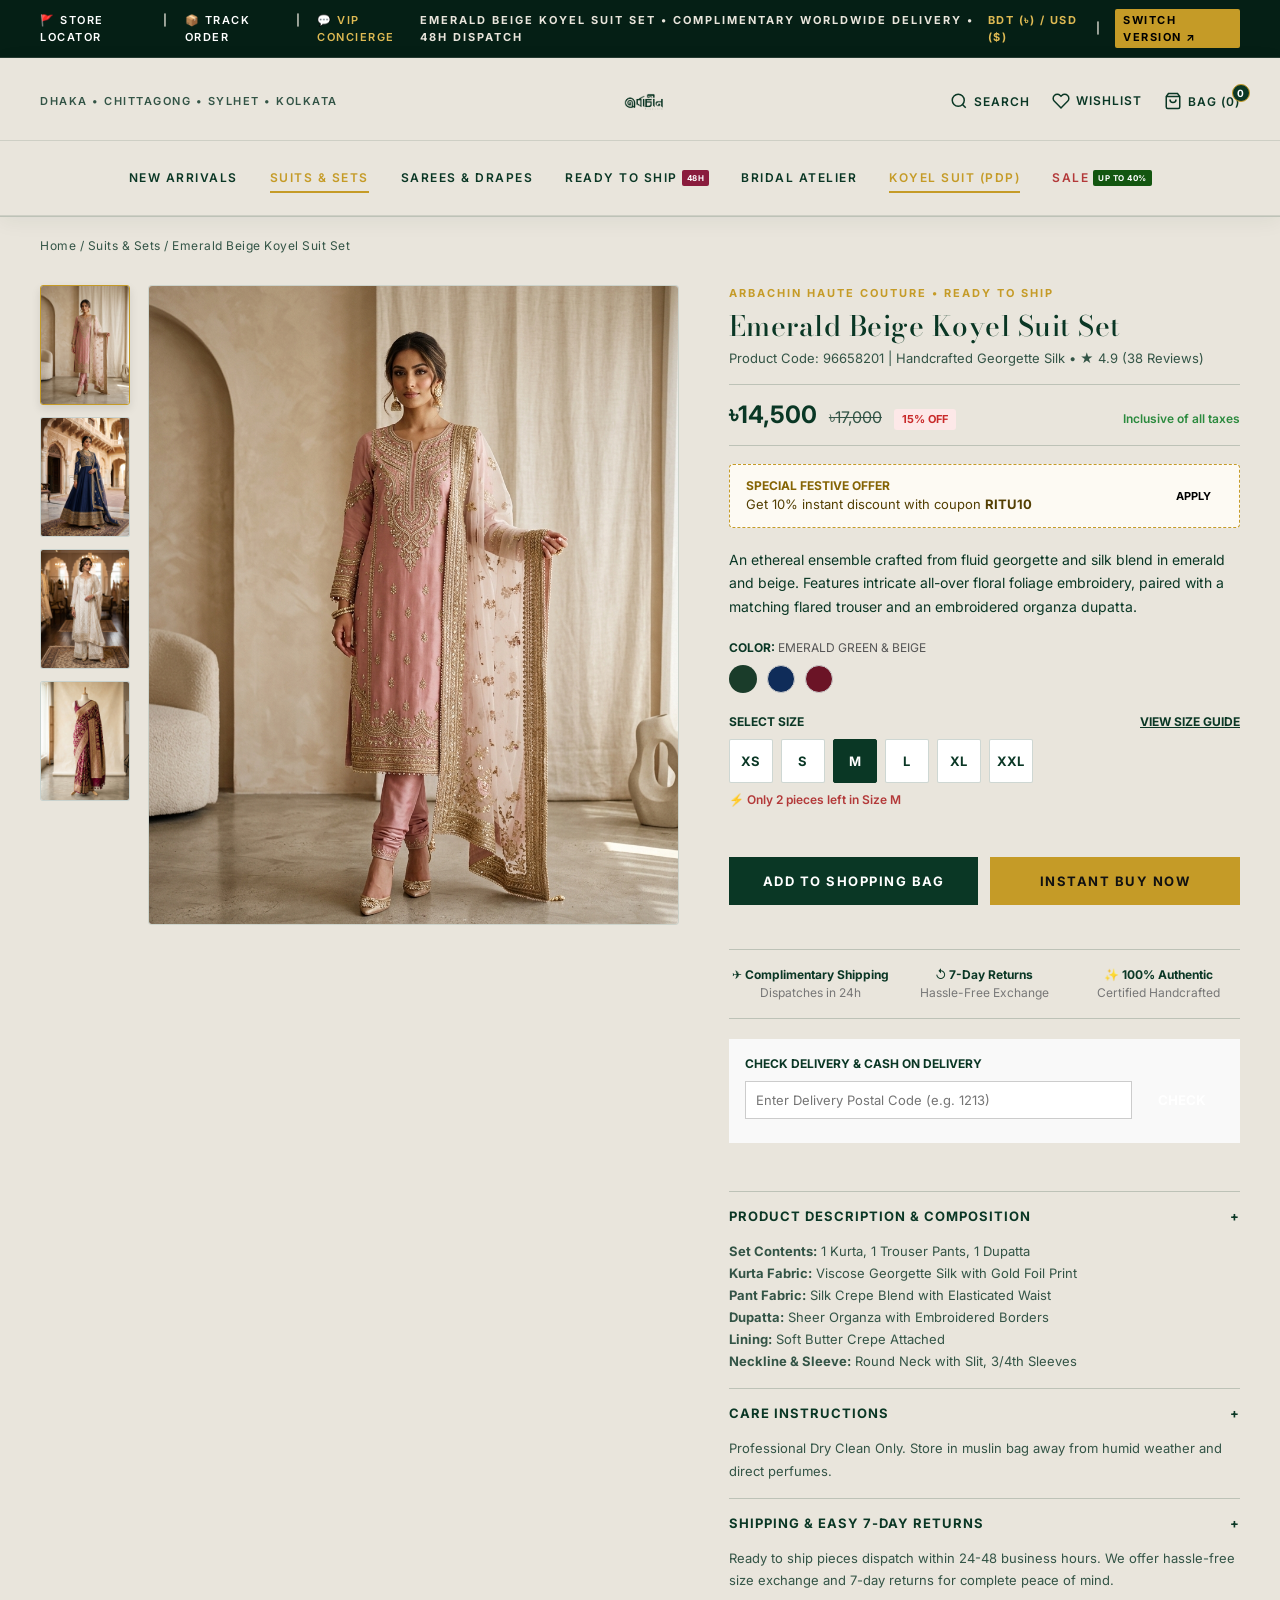
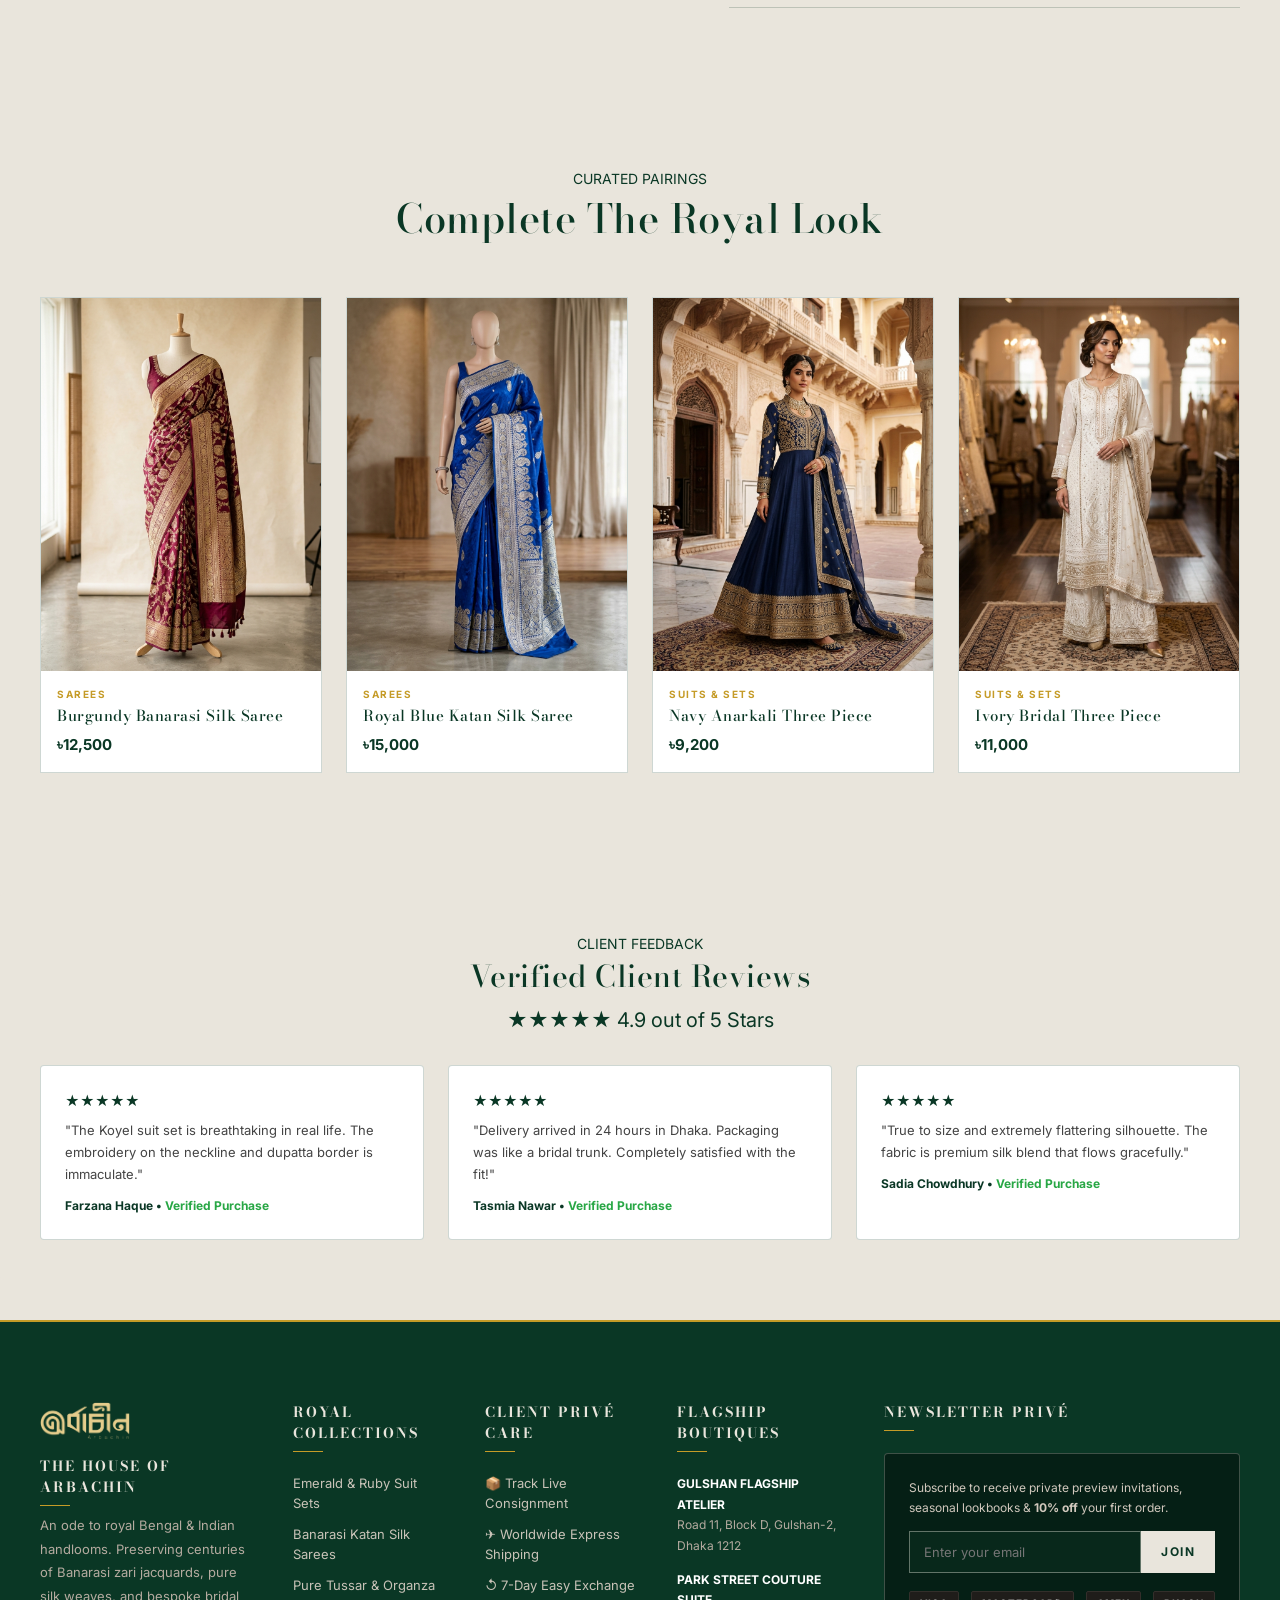
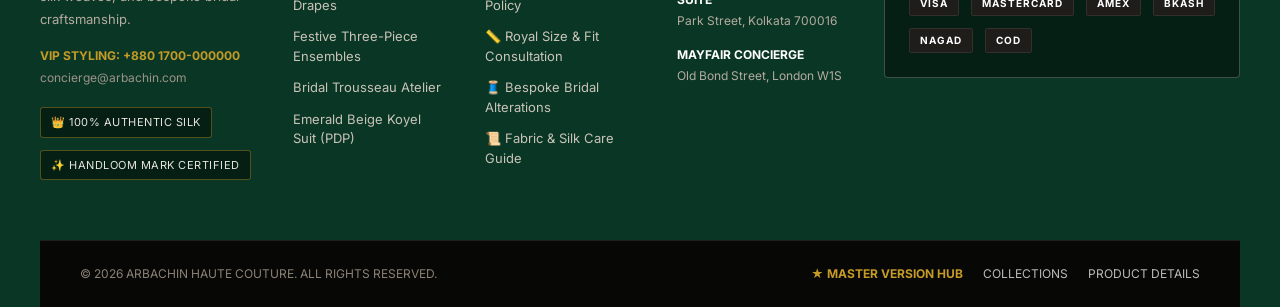
<file: v1/product.html>
<!DOCTYPE html>
<html lang="en">
<head>
  <meta charset="UTF-8">
  <meta name="viewport" content="width=device-width, initial-scale=1.0">
  <title>Emerald Beige Koyel Suit Set (96658201) | Arbachin (V1)</title>
  <link rel="stylesheet" href="style.css">
  <style>
    .pdp-breadcrumb {
      max-width: 1440px;
      margin: 20px auto 0;
      padding: 0 40px;
      font-size: 12px;
      letter-spacing: 0.5px;
      color: var(--rk-text-muted);
    }
    .pdp-breadcrumb a { color: var(--rk-text-muted); }
    .pdp-breadcrumb a:hover { color: var(--rk-gold); }
    .pdp-coupon-box {
      background: #fdfaf3;
      border: 1px dashed var(--rk-gold);
      padding: 12px 16px;
      margin-bottom: 20px;
      border-radius: 4px;
      display: flex;
      align-items: center;
      justify-content: space-between;
    }
    .pdp-trust-row {
      display: grid;
      grid-template-columns: repeat(3, 1fr);
      gap: 12px;
      margin: 20px 0;
      padding: 16px 0;
      border-top: 1px solid var(--rk-border);
      border-bottom: 1px solid var(--rk-border);
      text-align: center;
      font-size: 12px;
    }
    .reviews-summary-box {
      max-width: 1440px;
      margin: 40px auto;
      padding: 40px;
      background: var(--rk-bg-cream);
      border-radius: 4px;
    }
    .reviews-list-grid {
      display: grid;
      grid-template-columns: repeat(3, 1fr);
      gap: 24px;
      margin-top: 30px;
    }
    .review-user-card {
      background: #fff;
      border: 1px solid var(--rk-border);
      padding: 24px;
      border-radius: 4px;
    }

    @media (max-width: 1024px) {
      .pdp-container, .pdp-layout-wrapper { display: flex !important; flex-direction: column !important; width: 100% !important; }
      .pdp-gallery { width: 100% !important; position: static !important; }
      .pdp-summary { width: 100% !important; }
      .rk-product-grid { grid-template-columns: repeat(2, 1fr) !important; }
      .reviews-list-grid { grid-template-columns: repeat(2, 1fr) !important; }
    }

    @media (max-width: 768px) {
      .pdp-container, .pdp-layout-wrapper {
        display: flex !important;
        flex-direction: column !important;
        width: 100% !important;
        max-width: 100% !important;
        padding: 0 16px !important;
        margin: 16px auto 30px !important;
        gap: 24px !important;
      }
      .pdp-gallery {
        width: 100% !important;
        max-width: 100% !important;
        display: flex !important;
        flex-direction: column-reverse !important;
        gap: 10px !important;
        position: static !important;
      }
      .pdp-thumbs {
        width: 100% !important;
        display: flex !important;
        flex-direction: row !important;
        overflow-x: auto !important;
        gap: 8px !important;
      }
      .pdp-thumb {
        width: 65px !important;
        height: 85px !important;
        flex-shrink: 0 !important;
      }
      .pdp-main-img-box {
        width: 100% !important;
        height: 360px !important;
      }
      .pdp-summary {
        width: 100% !important;
        max-width: 100% !important;
      }
      .pdp-title { font-size: 22px !important; }
      .pdp-breadcrumb { padding: 0 16px !important; }
      .pdp-trust-row { grid-template-columns: 1fr !important; gap: 12px !important; }
      .pdp-btn-group, .pdp-cta-box { display: flex !important; flex-direction: column !important; gap: 10px !important; }
      .btn-pdp-bag, .btn-pdp-buy { width: 100% !important; text-align: center !important; }
      .rk-product-grid { grid-template-columns: 1fr !important; }
      .reviews-summary-box { padding: 24px 16px !important; margin: 24px auto !important; }
      .reviews-list-grid { grid-template-columns: 1fr !important; gap: 16px !important; }
      .pdp-coupon-box { flex-direction: column !important; gap: 10px !important; align-items: flex-start !important; }
      .pdp-coupon-box button { width: 100% !important; }
    }
  </style>
</head>
<body>

  <!-- 1. Top Announcement Bar (Ritu Kumar Exact Format) -->
  <div class="rk-topbar">
    <div style="display:flex; gap:16px;">
      <a href="category.html">🚩 STORE LOCATOR</a>
      <span>|</span>
      <a href="category.html">📦 TRACK ORDER</a>
      <span>|</span>
      <a href="https://wa.me/8801700000000" target="_blank" style="color:var(--rk-gold-light);">💬 VIP CONCIERGE</a>
    </div>
    <div style="font-weight:700; letter-spacing:2px;">
      EMERALD BEIGE KOYEL SUIT SET &bull; COMPLIMENTARY WORLDWIDE DELIVERY &bull; 48H DISPATCH
    </div>
    <div style="display:flex; gap:14px; align-items:center;">
      <span style="font-weight:700; color:var(--rk-gold-light);">BDT (৳) / USD ($)</span>
      <span>|</span>
      <a href="../index.html" style="background:var(--rk-gold); color:#000; padding:3px 8px; border-radius:2px; font-weight:700;">SWITCH VERSION ↗</a>
    </div>
  </div>

  <!-- 2. Header (Logo Center, Mega Menu) -->
  <header class="rk-header-main">
    <div class="rk-header-top-row">
      <div class="rk-header-left">
        <span>DHAKA &bull; CHITTAGONG &bull; SYLHET &bull; KOLKATA</span>
      </div>

      <div class="rk-brand-logo">
        <a href="index.html" style="display:flex; flex-direction:column; align-items:center;">
          <img src="../assets/image/logo.png" alt="Arbachin Logo" style="height:50px; object-fit:contain;">
        </a>
      </div>

      <div class="rk-header-right">
        <button class="rk-icon-btn" onclick="showToast('Search catalog...')">
          <svg width="18" height="18" fill="none" stroke="currentColor" stroke-width="2" viewBox="0 0 24 24"><circle cx="11" cy="11" r="8"></circle><line x1="21" y1="21" x2="16.65" y2="16.65"></line></svg>
          <span>SEARCH</span>
        </button>
        <a href="category.html" class="rk-icon-btn" title="Wishlist">
          <svg width="18" height="18" fill="none" stroke="currentColor" stroke-width="2" viewBox="0 0 24 24"><path d="M20.84 4.61a5.5 5.5 0 0 0-7.78 0L12 5.67l-1.06-1.06a5.5 5.5 0 0 0-7.78 7.78l1.06 1.06L12 21.23l7.78-7.78 1.06-1.06a5.5 5.5 0 0 0 0-7.78z"></path></svg>
          <span>WISHLIST</span>
        </a>
        <button class="rk-icon-btn" onclick="showToast('Shopping Bag contains ' + cart.length + ' item(s)')">
          <svg width="18" height="18" fill="none" stroke="currentColor" stroke-width="2" viewBox="0 0 24 24"><path d="M6 2L3 6v14a2 2 0 0 0 2 2h14a2 2 0 0 0 2-2V6l-3-4z"></path><line x1="3" y1="6" x2="21" y2="6"></line><path d="M16 10a4 4 0 0 1-8 0"></path></svg>
          <span>BAG (<span class="cart-count">0</span>)</span>
          <span class="rk-cart-badge cart-count">0</span>
        </button>
      </div>
    </div>

    <!-- Mega Navigation Bar -->
    <div class="rk-nav-row">
      <ul class="rk-nav-list">
        <li class="rk-nav-item"><a href="index.html">NEW ARRIVALS</a></li>
        <li class="rk-nav-item"><a href="category.html?cat=suits" class="active">SUITS & SETS</a></li>
        <li class="rk-nav-item"><a href="category.html?cat=sarees">SAREES & DRAPES</a></li>
        <li class="rk-nav-item"><a href="category.html">READY TO SHIP <span class="rk-badge-new">48H</span></a></li>
        <li class="rk-nav-item"><a href="category.html">BRIDAL ATELIER</a></li>
        <li class="rk-nav-item"><a href="product.html" class="active">KOYEL SUIT (PDP)</a></li>
        <li class="rk-nav-item"><a href="category.html" style="color:#b33939;">SALE <span class="rk-badge-sale">UP TO 40%</span></a></li>
      </ul>
    </div>
  </header>

  <!-- Breadcrumb -->
  <div class="pdp-breadcrumb">
    <a href="index.html">Home</a> / <a href="category.html?cat=suits">Suits & Sets</a> / <span>Emerald Beige Koyel Suit Set</span>
  </div>

  <!-- Main Product Detail Layout (Ritu Kumar Exact Spec) -->
  <div class="pdp-container">
    <!-- Gallery with Vertical Thumbnails and Main Zoom Area -->
    <div class="pdp-gallery">
      <div class="pdp-thumbs">
        <div class="pdp-thumb active" data-img="../assets/image/threepiece_1.jpg">
          <img src="../assets/image/threepiece_1.jpg" alt="Angle 1">
        </div>
        <div class="pdp-thumb" data-img="../assets/image/threepiece_2.jpg">
          <img src="../assets/image/threepiece_2.jpg" alt="Angle 2">
        </div>
        <div class="pdp-thumb" data-img="../assets/image/threepiece_3.jpg">
          <img src="../assets/image/threepiece_3.jpg" alt="Angle 3">
        </div>
        <div class="pdp-thumb" data-img="../assets/image/saree_1.jpg">
          <img src="../assets/image/saree_1.jpg" alt="Angle 4">
        </div>
      </div>

      <div class="pdp-main-img-box" id="zoomBox">
        <img id="mainDetailImg" src="../assets/image/threepiece_1.jpg" alt="Emerald Beige Koyel Suit Set">
      </div>
    </div>

    <!-- Product Summary -->
    <div class="pdp-summary">
      <div class="pdp-brand-tag">ARBACHIN HAUTE COUTURE • READY TO SHIP</div>
      <h1 class="pdp-title">Emerald Beige Koyel Suit Set</h1>
      <div class="pdp-sku">Product Code: 96658201 | Handcrafted Georgette Silk &bull; ★ 4.9 (38 Reviews)</div>

      <div class="pdp-price-row">
        <span class="pdp-cur-price">৳14,500</span>
        <span class="pdp-orig-price">৳17,000</span>
        <span class="pdp-save-chip">15% OFF</span>
        <span class="pdp-tax-note">Inclusive of all taxes</span>
      </div>

      <!-- Coupon / Offer Banner -->
      <div class="pdp-coupon-box">
        <div>
          <div style="font-size:12px; font-weight:700; color:#856404; text-transform:uppercase;">Special Festive Offer</div>
          <div style="font-size:13px; color:#533f03;">Get 10% instant discount with coupon <strong>RITU10</strong></div>
        </div>
        <button style="background:var(--accent-gold); border:none; padding:6px 12px; font-size:11px; font-weight:700; cursor:pointer;" onclick="showToast('Coupon RITU10 applied!')">APPLY</button>
      </div>

      <p style="color:var(--text-muted); font-size:14px; line-height:1.7; margin-bottom:20px;">
        An ethereal ensemble crafted from fluid georgette and silk blend in emerald and beige. Features intricate all-over floral foliage embroidery, paired with a matching flared trouser and an embroidered organza dupatta.
      </p>

      <!-- Color Swatches -->
      <div style="margin-bottom:20px;">
        <div style="font-size:12px; font-weight:700; text-transform:uppercase; margin-bottom:8px;">Color: <span style="font-weight:400; color:#555;">Emerald Green & Beige</span></div>
        <div style="display:flex; gap:10px;">
          <div style="width:28px; height:28px; border-radius:50%; background:#1a3c2a; border:2px solid var(--accent-gold); cursor:pointer;" title="Emerald Beige"></div>
          <div style="width:28px; height:28px; border-radius:50%; background:#0f2c59; border:1px solid #ccc; cursor:pointer;" title="Royal Navy"></div>
          <div style="width:28px; height:28px; border-radius:50%; background:#6b1426; border:1px solid #ccc; cursor:pointer;" title="Burgundy"></div>
        </div>
      </div>

      <!-- Size Selector -->
      <div style="margin-bottom:24px;">
        <div class="pdp-size-header">
          <span>Select Size</span>
          <span style="color:var(--accent-gold); text-decoration:underline; cursor:pointer;" onclick="document.getElementById('sizeModal').classList.add('active')">View Size Guide</span>
        </div>
        <div class="pdp-size-list">
          <button class="pdp-size-btn">XS</button>
          <button class="pdp-size-btn">S</button>
          <button class="pdp-size-btn active">M</button>
          <button class="pdp-size-btn">L</button>
          <button class="pdp-size-btn">XL</button>
          <button class="pdp-size-btn">XXL</button>
        </div>
        <div style="font-size:12px; color:#b33939; font-weight:600;">⚡ Only 2 pieces left in Size M</div>
      </div>

      <!-- CTA Buttons -->
      <div class="pdp-cta-box">
        <button class="btn-pdp-bag" onclick="addToCart('three-piece-001', 1, 'M')">Add to Shopping Bag</button>
        <button class="btn-pdp-buy" onclick="addToCart('three-piece-001', 1, 'M'); showToast('Redirecting to Express Luxury Checkout...');">Instant Buy Now</button>
      </div>

      <!-- Trust Badges Row -->
      <div class="pdp-trust-row">
        <div>✈ <strong>Complimentary Shipping</strong><br><span style="color:#777;">Dispatches in 24h</span></div>
        <div>↺ <strong>7-Day Returns</strong><br><span style="color:#777;">Hassle-Free Exchange</span></div>
        <div>✨ <strong>100% Authentic</strong><br><span style="color:#777;">Certified Handcrafted</span></div>
      </div>

      <!-- Delivery / Postal Checker -->
      <div style="margin-bottom:24px; padding:16px; background:#f9f9f9; border:1px solid var(--border-color);">
        <div style="font-size:12px; font-weight:700; text-transform:uppercase; margin-bottom:8px;">Check Delivery & Cash on Delivery</div>
        <div style="display:flex; gap:8px;">
          <input type="text" id="pdpPin" placeholder="Enter Delivery Postal Code (e.g. 1213)" style="flex:1; padding:10px; border:1px solid #ccc; font-size:13px;">
          <button style="background:var(--primary); color:#fff; border:none; padding:0 18px; font-weight:700; cursor:pointer;" onclick="checkPdpDelivery()">CHECK</button>
        </div>
        <div id="pdpPinRes" style="font-size:12px; margin-top:8px;"></div>
      </div>

      <!-- Accordion Specifications (Ritu Kumar Standard) -->
      <div class="pdp-accordion-group">
        <div class="pdp-acc-item open">
          <button class="pdp-acc-btn">
            <span>Product Description & Composition</span>
            <span>+</span>
          </button>
          <div class="pdp-acc-body" style="max-height: 250px;">
            <p><strong>Set Contents:</strong> 1 Kurta, 1 Trouser Pants, 1 Dupatta</p>
            <p><strong>Kurta Fabric:</strong> Viscose Georgette Silk with Gold Foil Print</p>
            <p><strong>Pant Fabric:</strong> Silk Crepe Blend with Elasticated Waist</p>
            <p><strong>Dupatta:</strong> Sheer Organza with Embroidered Borders</p>
            <p><strong>Lining:</strong> Soft Butter Crepe Attached</p>
            <p><strong>Neckline & Sleeve:</strong> Round Neck with Slit, 3/4th Sleeves</p>
          </div>
        </div>

        <div class="pdp-acc-item">
          <button class="pdp-acc-btn">
            <span>Care Instructions</span>
            <span>+</span>
          </button>
          <div class="pdp-acc-body">
            <p>Professional Dry Clean Only. Store in muslin bag away from humid weather and direct perfumes.</p>
          </div>
        </div>

        <div class="pdp-acc-item">
          <button class="pdp-acc-btn">
            <span>Shipping & Easy 7-Day Returns</span>
            <span>+</span>
          </button>
          <div class="pdp-acc-body">
            <p>Ready to ship pieces dispatch within 24-48 business hours. We offer hassle-free size exchange and 7-day returns for complete peace of mind.</p>
          </div>
        </div>
      </div>
    </div>
  </div>

  <!-- Complete The Look / Pairing Recommendations -->
  <section class="rk-section" style="border-top:1px solid var(--border-color);">
    <div class="rk-section-header">
      <div class="rk-eyebrow">CURATED PAIRINGS</div>
      <h2 class="rk-section-title">Complete The Royal Look</h2>
      <div class="rk-divider"></div>
    </div>

    <div class="rk-product-grid">
      <div class="rk-product-card">
        <div class="rk-card-media">
          <img src="../assets/image/saree_1.jpg" alt="Banarasi Saree">
        </div>
        <div class="rk-card-info">
          <div class="rk-card-cat">Sarees</div>
          <h3 class="rk-card-title"><a href="product.html">Burgundy Banarasi Silk Saree</a></h3>
          <div class="rk-card-price-box"><span class="rk-cur-price">৳12,500</span></div>
        </div>
      </div>

      <div class="rk-product-card">
        <div class="rk-card-media">
          <img src="../assets/image/saree_2.jpg" alt="Royal Blue Katan">
        </div>
        <div class="rk-card-info">
          <div class="rk-card-cat">Sarees</div>
          <h3 class="rk-card-title"><a href="product.html">Royal Blue Katan Silk Saree</a></h3>
          <div class="rk-card-price-box"><span class="rk-cur-price">৳15,000</span></div>
        </div>
      </div>

      <div class="rk-product-card">
        <div class="rk-card-media">
          <img src="../assets/image/threepiece_2.jpg" alt="Navy Anarkali">
        </div>
        <div class="rk-card-info">
          <div class="rk-card-cat">Suits & Sets</div>
          <h3 class="rk-card-title"><a href="product.html">Navy Anarkali Three Piece</a></h3>
          <div class="rk-card-price-box"><span class="rk-cur-price">৳9,200</span></div>
        </div>
      </div>

      <div class="rk-product-card">
        <div class="rk-card-media">
          <img src="../assets/image/threepiece_3.jpg" alt="Ivory Bridal">
        </div>
        <div class="rk-card-info">
          <div class="rk-card-cat">Suits & Sets</div>
          <h3 class="rk-card-title"><a href="product.html">Ivory Bridal Three Piece</a></h3>
          <div class="rk-card-price-box"><span class="rk-cur-price">৳11,000</span></div>
        </div>
      </div>
    </div>
  </section>

  <!-- Customer Reviews & Breakdown Section -->
  <section class="reviews-summary-box">
    <div style="text-align:center; margin-bottom:20px;">
      <div class="rk-eyebrow">CLIENT FEEDBACK</div>
      <h2 style="font-family:var(--font-serif); font-size:30px; color:var(--primary);">Verified Client Reviews</h2>
      <div style="color:var(--accent-gold); font-size:20px; margin-top:6px;">★★★★★ 4.9 out of 5 Stars</div>
    </div>

    <div class="reviews-list-grid">
      <div class="review-user-card">
        <div style="color:var(--accent-gold); margin-bottom:8px;">★★★★★</div>
        <p style="font-size:13px; color:#444; line-height:1.7; margin-bottom:12px;">"The Koyel suit set is breathtaking in real life. The embroidery on the neckline and dupatta border is immaculate."</p>
        <div style="font-weight:700; font-size:12px; color:var(--primary);">Farzana Haque &bull; <span style="color:#28a745;">Verified Purchase</span></div>
      </div>
      <div class="review-user-card">
        <div style="color:var(--accent-gold); margin-bottom:8px;">★★★★★</div>
        <p style="font-size:13px; color:#444; line-height:1.7; margin-bottom:12px;">"Delivery arrived in 24 hours in Dhaka. Packaging was like a bridal trunk. Completely satisfied with the fit!"</p>
        <div style="font-weight:700; font-size:12px; color:var(--primary);">Tasmia Nawar &bull; <span style="color:#28a745;">Verified Purchase</span></div>
      </div>
      <div class="review-user-card">
        <div style="color:var(--accent-gold); margin-bottom:8px;">★★★★★</div>
        <p style="font-size:13px; color:#444; line-height:1.7; margin-bottom:12px;">"True to size and extremely flattering silhouette. The fabric is premium silk blend that flows gracefully."</p>
        <div style="font-weight:700; font-size:12px; color:var(--primary);">Sadia Chowdhury &bull; <span style="color:#28a745;">Verified Purchase</span></div>
      </div>
    </div>
  </section>

  <!-- Size Modal -->
  <div class="rk-modal-backdrop" id="sizeModal">
    <div class="rk-modal-card">
      <button style="position:absolute; top:16px; right:20px; font-size:24px; border:none; background:none; cursor:pointer;" onclick="document.getElementById('sizeModal').classList.remove('active')">&times;</button>
      <h3 style="font-family:var(--font-serif); font-size:22px; color:var(--primary); margin-bottom:8px;">Women's Size Measurement Chart (Inches)</h3>
      <p style="font-size:13px; color:#666;">Standard garment measurements for Arbachin tailored suit sets.</p>
      
      <table class="rk-size-table">
        <thead>
          <tr>
            <th>Size</th>
            <th>Bust</th>
            <th>Waist</th>
            <th>Hip</th>
            <th>Kurta Length</th>
          </tr>
        </thead>
        <tbody>
          <tr><td>XS (34)</td><td>34"</td><td>28"</td><td>37"</td><td>44"</td></tr>
          <tr><td>S (36)</td><td>36"</td><td>30"</td><td>39"</td><td>44"</td></tr>
          <tr><td>M (38)</td><td>38"</td><td>32"</td><td>41"</td><td>45"</td></tr>
          <tr><td>L (40)</td><td>40"</td><td>34"</td><td>43"</td><td>45"</td></tr>
          <tr><td>XL (42)</td><td>42"</td><td>36"</td><td>45"</td><td>46"</td></tr>
          <tr><td>XXL (44)</td><td>44"</td><td>38"</td><td>47"</td><td>46"</td></tr>
        </tbody>
      </table>
    </div>
  </div>

  <!-- Exact Ritu Kumar Style Royal Dark Luxury Footer -->
  <footer class="rk-footer-wrap">
    <div class="rk-footer-grid">
      <div>
        <img src="../assets/image/logo_gold.png" alt="Arbachin Logo" style="height:38px; object-fit:contain; display:block; margin-bottom:16px;">
        <h4 class="rk-footer-title" style="margin-bottom:8px;">THE HOUSE OF ARBACHIN</h4>
        <p style="color:#b5aba0; font-size:13px; line-height:1.8; margin-bottom:16px;">
          An ode to royal Bengal & Indian handlooms. Preserving centuries of Banarasi zari jacquards, pure silk weaves, and bespoke bridal craftsmanship.
        </p>
        <p style="font-size:12px; font-weight:700; color:var(--rk-gold); margin-bottom:4px;">VIP STYLING: +880 1700-000000</p>
        <p style="font-size:12px; color:#9c9388;">concierge@arbachin.com</p>
        <div class="rk-footer-badge-strip">
          <span class="rk-footer-badge">👑 100% AUTHENTIC SILK</span>
          <span class="rk-footer-badge">✨ HANDLOOM MARK CERTIFIED</span>
        </div>
      </div>

      <div>
        <h4 class="rk-footer-title">ROYAL COLLECTIONS</h4>
        <ul class="rk-footer-nav-list">
          <li><a href="category.html?cat=suits">Emerald & Ruby Suit Sets</a></li>
          <li><a href="category.html?cat=sarees">Banarasi Katan Silk Sarees</a></li>
          <li><a href="category.html?cat=sarees">Pure Tussar & Organza Drapes</a></li>
          <li><a href="category.html?cat=three-piece">Festive Three-Piece Ensembles</a></li>
          <li><a href="category.html">Bridal Trousseau Atelier</a></li>
          <li><a href="product.html">Emerald Beige Koyel Suit (PDP)</a></li>
        </ul>
      </div>

      <div>
        <h4 class="rk-footer-title">CLIENT PRIVÉ CARE</h4>
        <ul class="rk-footer-nav-list">
          <li><a href="category.html">📦 Track Live Consignment</a></li>
          <li><a href="category.html">✈ Worldwide Express Shipping</a></li>
          <li><a href="category.html">↺ 7-Day Easy Exchange Policy</a></li>
          <li><a href="category.html">📏 Royal Size & Fit Consultation</a></li>
          <li><a href="category.html">🧵 Bespoke Bridal Alterations</a></li>
          <li><a href="category.html">📜 Fabric & Silk Care Guide</a></li>
        </ul>
      </div>

      <div>
        <h4 class="rk-footer-title">FLAGSHIP BOUTIQUES</h4>
        <div style="font-size:12px; line-height:1.7; color:#b5aba0; margin-bottom:14px;">
          <strong style="color:#ffffff; display:block;">GULSHAN FLAGSHIP ATELIER</strong>
          Road 11, Block D, Gulshan-2, Dhaka 1212
        </div>
        <div style="font-size:12px; line-height:1.7; color:#b5aba0; margin-bottom:14px;">
          <strong style="color:#ffffff; display:block;">PARK STREET COUTURE SUITE</strong>
          Park Street, Kolkata 700016
        </div>
        <div style="font-size:12px; line-height:1.7; color:#b5aba0;">
          <strong style="color:#ffffff; display:block;">MAYFAIR CONCIERGE</strong>
          Old Bond Street, London W1S
        </div>
      </div>

      <div>
        <h4 class="rk-footer-title">NEWSLETTER PRIVÉ</h4>
        <div class="rk-newsletter-box">
          <p style="font-size:12px; color:#d1c8bd; line-height:1.6; margin-bottom:6px;">
            Subscribe to receive private preview invitations, seasonal lookbooks & <strong>10% off</strong> your first order.
          </p>
          <form class="rk-newsletter-input-wrap" onsubmit="event.preventDefault(); showToast('Welcome to the Arbachin Privé Circle'); this.reset();">
            <input type="email" class="rk-newsletter-input" placeholder="Enter your email" required>
            <button type="submit" class="rk-newsletter-btn">JOIN</button>
          </form>
          <div class="rk-footer-payment-row">
            <span class="rk-pay-pill">VISA</span>
            <span class="rk-pay-pill">MASTERCARD</span>
            <span class="rk-pay-pill">AMEX</span>
            <span class="rk-pay-pill">BKASH</span>
            <span class="rk-pay-pill">NAGAD</span>
            <span class="rk-pay-pill">COD</span>
          </div>
        </div>
      </div>
    </div>

    <div class="rk-footer-bottom-bar">
      <div class="rk-footer-bottom-inner">
        <div>&copy; 2026 ARBACHIN HAUTE COUTURE. ALL RIGHTS RESERVED.</div>
        <div style="display:flex; gap:20px;">
          <a href="../index.html" style="color:var(--rk-gold); font-weight:700;">★ MASTER VERSION HUB</a>
          <a href="category.html" style="color:#bbb;">COLLECTIONS</a>
          <a href="product.html" style="color:#bbb;">PRODUCT DETAILS</a>
        </div>
      </div>
    </div>
  </footer>

  <script src="script.js"></script>
  <script>
    function checkPdpDelivery() {
      const val = document.getElementById('pdpPin').value.trim();
      const res = document.getElementById('pdpPinRes');
      if (!val) {
        res.innerHTML = '<span style="color:#c92a2a;">Please enter a valid postal code.</span>';
        return;
      }
      res.innerHTML = '<span style="color:#135610; font-weight:600;">✓ Express Courier Available! Expected Delivery by tomorrow. Cash on Delivery available.</span>';
    }
  </script>
</body>
</html>
</file>
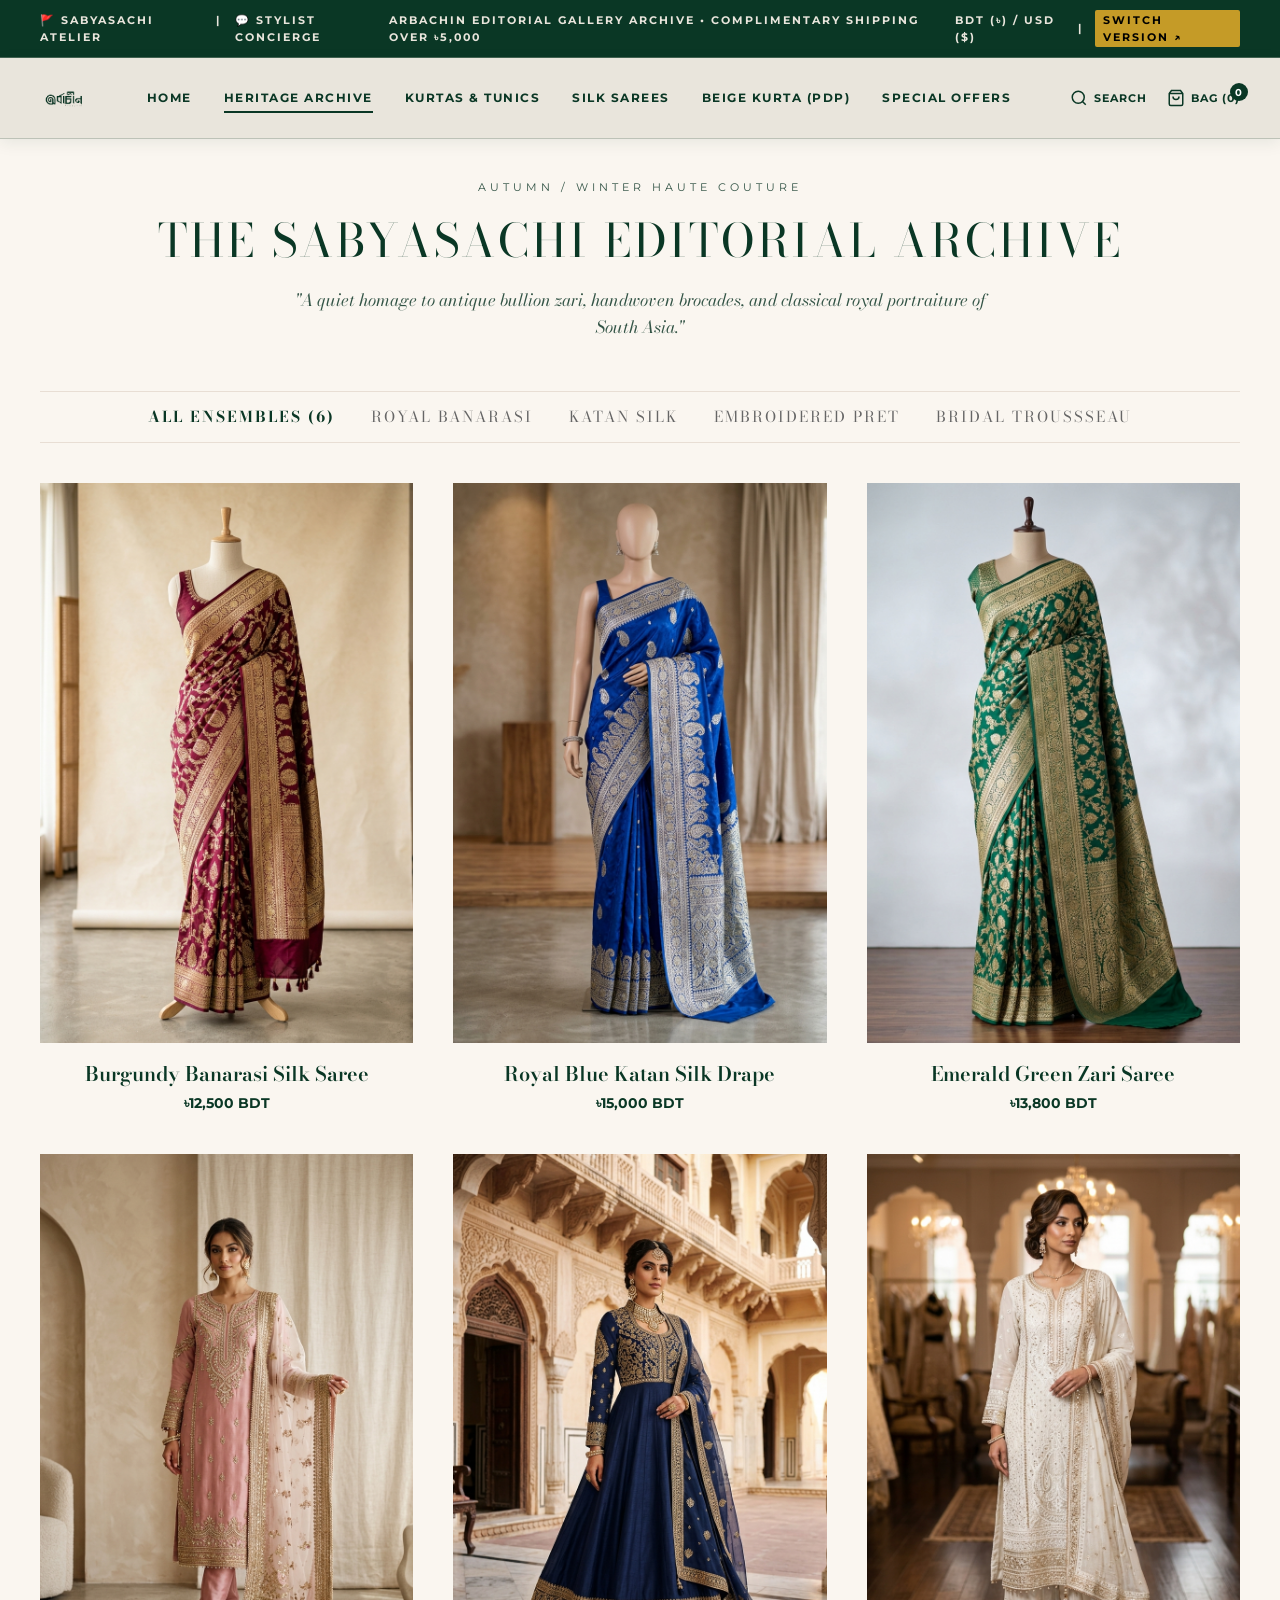
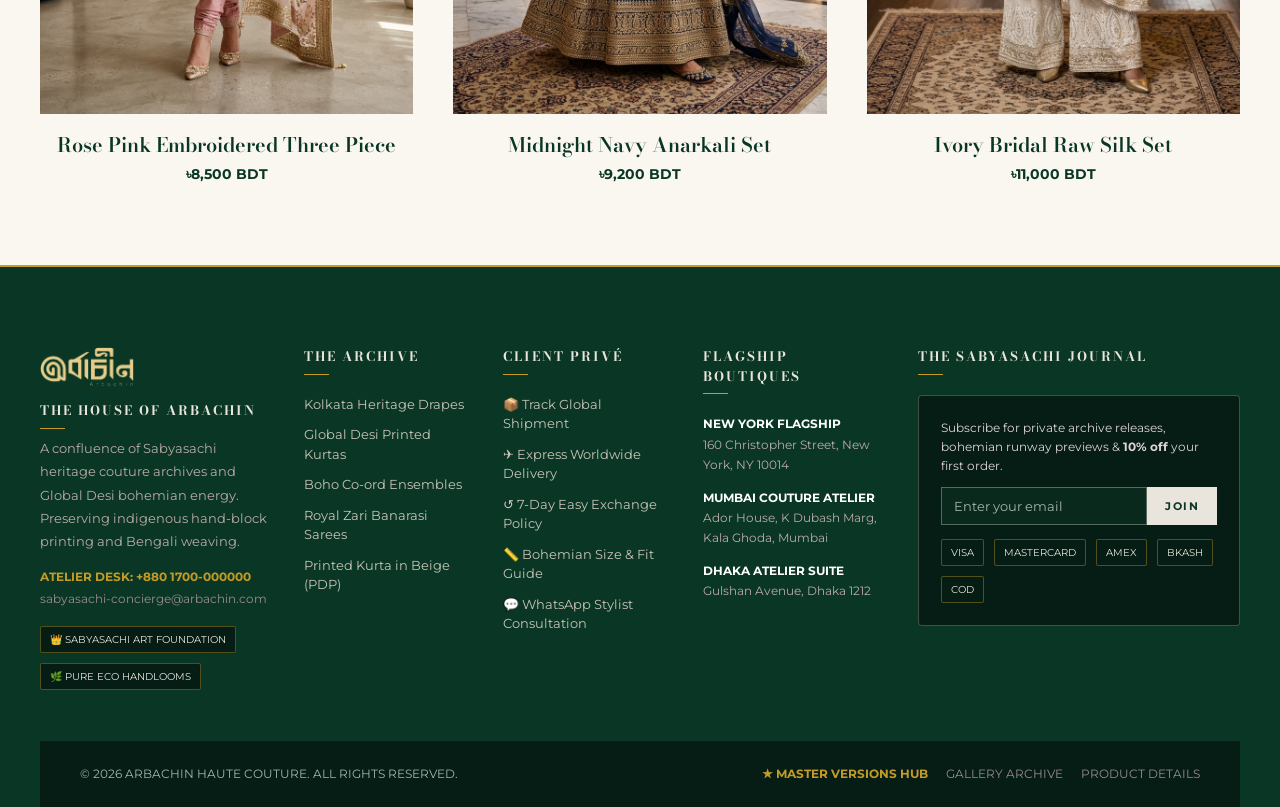
<file: v2/category.html>
<!DOCTYPE html>
<html lang="en">
<head>
  <meta charset="UTF-8">
  <meta name="viewport" content="width=device-width, initial-scale=1.0">
  <title>Gallery Archive | Arbachin (V2)</title>
  <link rel="stylesheet" href="style.css">
  <style>
    body { background: #faf6f0; }
    .sabya-curation-tabs {
      display: flex;
      justify-content: flex-start;
      gap: 20px;
      margin: 24px 0 40px;
      border-top: 1px solid #e8ded4;
      border-bottom: 1px solid #e8ded4;
      padding: 12px 16px;
      overflow-x: auto;
      white-space: nowrap;
      -webkit-overflow-scrolling: touch;
    }
    .sabya-curation-tabs a {
      font-family: var(--font-serif);
      font-size: 13px;
      letter-spacing: 2px;
      text-transform: uppercase;
      color: #666;
      flex-shrink: 0;
    }
    .sabya-curation-tabs a:hover, .sabya-curation-tabs a.active {
      color: var(--gd-primary);
      font-weight: 700;
    }
    @media (min-width: 769px) {
      .sabya-curation-tabs {
        justify-content: center;
        gap: 36px;
        padding: 14px 0;
      }
      .sabya-curation-tabs a {
        font-size: 15px;
      }
    }
  </style>
</head>
<body>

  <!-- 1. Top Announcement Strip -->
  <div class="gd-top-strip">
    <div style="display:flex; gap:14px;">
      <a href="category.html">🚩 SABYASACHI ATELIER</a>
      <span>|</span>
      <a href="https://wa.me/8801700000000" target="_blank" style="color:var(--gd-gold-light);">💬 STYLIST CONCIERGE</a>
    </div>
    <div style="font-weight:700;">
      ARBACHIN EDITORIAL GALLERY ARCHIVE &bull; COMPLIMENTARY SHIPPING OVER ৳5,000
    </div>
    <div style="display:flex; gap:12px; align-items:center;">
      <span>BDT (৳) / USD ($)</span>
      <span>|</span>
      <a href="../index.html" style="background:var(--gd-gold); color:#000; padding:2px 8px; border-radius:2px; font-weight:700;">SWITCH VERSION ↗</a>
    </div>
  </div>

  <!-- 2. Header (Sabyasachi x Global Desi) -->
  <header class="gd-header">
    <div class="gd-header-inner">
      <div class="gd-logo-wrap">
        <a href="index.html" style="display:flex; flex-direction:column; align-items:center;">
          <img src="../assets/image/logo.png" alt="Arbachin" style="height:48px; object-fit:contain;">
        </a>
      </div>
      
      <ul class="gd-nav">
        <li class="gd-nav-item"><a href="index.html">HOME</a></li>
        <li class="gd-nav-item"><a href="category.html" class="active">HERITAGE ARCHIVE</a></li>
        <li class="gd-nav-item"><a href="category.html">KURTAS & TUNICS</a></li>
        <li class="gd-nav-item"><a href="category.html">SILK SAREES</a></li>
        <li class="gd-nav-item"><a href="product.html">BEIGE KURTA (PDP)</a></li>
        <li class="gd-nav-item"><a href="category.html" style="color:var(--gd-primary);">SPECIAL OFFERS</a></li>
      </ul>

      <div class="gd-icons">
        <button class="gd-icon-btn" onclick="alert('Search catalog...')">
          <svg width="18" height="18" fill="none" stroke="currentColor" stroke-width="2" viewBox="0 0 24 24"><circle cx="11" cy="11" r="8"></circle><line x1="21" y1="21" x2="16.65" y2="16.65"></line></svg>
          <span>SEARCH</span>
        </button>
        <button class="gd-icon-btn" onclick="alert('Bag has ' + cartV2.length + ' item(s)')">
          <svg width="18" height="18" fill="none" stroke="currentColor" stroke-width="2" viewBox="0 0 24 24"><path d="M6 2L3 6v14a2 2 0 0 0 2 2h14a2 2 0 0 0 2-2V6l-3-4z"></path><line x1="3" y1="6" x2="21" y2="6"></line><path d="M16 10a4 4 0 0 1-8 0"></path></svg>
          <span>BAG (<span class="v2-cart-badge">0</span>)</span>
          <span class="gd-cart-badge v2-cart-badge">0</span>
        </button>
      </div>
    </div>
  </header>

  <!-- Sabyasachi Editorial Gallery Layout -->
  <div class="sabya-wrapper">
    <div class="sabya-header">
      <div style="font-size:11px; letter-spacing:4px; text-transform:uppercase; color:var(--gd-muted); margin-bottom:10px;">AUTUMN / WINTER HAUTE COUTURE</div>
      <h1>The Sabyasachi Editorial Archive</h1>
      <p style="font-family:var(--font-serif); font-size:17px; color:var(--gd-muted); font-style:italic; max-width:700px; margin:12px auto 0; line-height:1.6;">
        "A quiet homage to antique bullion zari, handwoven brocades, and classical royal portraiture of South Asia."
      </p>
    </div>

    <!-- Editorial Curation Filter Tabs -->
    <div class="sabya-curation-tabs">
      <a href="#" class="active">All Ensembles (6)</a>
      <a href="#">Royal Banarasi</a>
      <a href="#">Katan Silk</a>
      <a href="#">Embroidered Pret</a>
      <a href="#">Bridal Troussseau</a>
    </div>

    <!-- 3-Column Sabyasachi Editorial Portrait Grid (2:3 Aspect Ratio) -->
    <div class="sabya-gallery-grid">
      <!-- Item 1 -->
      <div class="sabya-item-card">
        <div class="sabya-item-media">
          <a href="product.html"><img src="../assets/image/saree_1.jpg" alt="Burgundy Silk Saree"></a>
        </div>
        <h3 class="sabya-item-title"><a href="product.html">Burgundy Banarasi Silk Saree</a></h3>
        <div class="sabya-item-price">৳12,500 BDT</div>
      </div>

      <!-- Item 2 -->
      <div class="sabya-item-card">
        <div class="sabya-item-media">
          <a href="product.html"><img src="../assets/image/saree_2.jpg" alt="Royal Blue Katan"></a>
        </div>
        <h3 class="sabya-item-title"><a href="product.html">Royal Blue Katan Silk Drape</a></h3>
        <div class="sabya-item-price">৳15,000 BDT</div>
      </div>

      <!-- Item 3 -->
      <div class="sabya-item-card">
        <div class="sabya-item-media">
          <a href="product.html"><img src="../assets/image/saree_3.jpg" alt="Emerald Green Saree"></a>
        </div>
        <h3 class="sabya-item-title"><a href="product.html">Emerald Green Zari Saree</a></h3>
        <div class="sabya-item-price">৳13,800 BDT</div>
      </div>

      <!-- Item 4 -->
      <div class="sabya-item-card">
        <div class="sabya-item-media">
          <a href="product.html"><img src="../assets/image/threepiece_1.jpg" alt="Dusty Rose Pret"></a>
        </div>
        <h3 class="sabya-item-title"><a href="product.html">Rose Pink Embroidered Three Piece</a></h3>
        <div class="sabya-item-price">৳8,500 BDT</div>
      </div>

      <!-- Item 5 -->
      <div class="sabya-item-card">
        <div class="sabya-item-media">
          <a href="product.html"><img src="../assets/image/threepiece_2.jpg" alt="Midnight Navy Anarkali"></a>
        </div>
        <h3 class="sabya-item-title"><a href="product.html">Midnight Navy Anarkali Set</a></h3>
        <div class="sabya-item-price">৳9,200 BDT</div>
      </div>

      <!-- Item 6 -->
      <div class="sabya-item-card">
        <div class="sabya-item-media">
          <a href="product.html"><img src="../assets/image/threepiece_3.jpg" alt="Ivory Raw Silk Ensembles"></a>
        </div>
        <h3 class="sabya-item-title"><a href="product.html">Ivory Bridal Raw Silk Set</a></h3>
        <div class="sabya-item-price">৳11,000 BDT</div>
      </div>
    </div>
  </div>

  <!-- Sabyasachi x Global Desi Royal Ebony Footer -->
  <footer class="gd-footer">
    <div class="gd-footer-grid">
      <div>
        <img src="../assets/image/logo_gold.png" alt="Arbachin" style="height:40px; object-fit:contain; margin-bottom:14px; display:block;">
        <h4 class="gd-footer-title" style="margin-bottom:8px;">THE HOUSE OF ARBACHIN</h4>
        <p style="color:#bcaaa8; font-size:13px; line-height:1.8; margin-bottom:14px;">
          A confluence of Sabyasachi heritage couture archives and Global Desi bohemian energy. Preserving indigenous hand-block printing and Bengali weaving.
        </p>
        <p style="font-size:12px; font-weight:700; color:var(--gd-gold); margin-bottom:4px;">ATELIER DESK: +880 1700-000000</p>
        <p style="font-size:12px; color:#9a8b8d;">sabyasachi-concierge@arbachin.com</p>
        <div class="gd-footer-badge-strip">
          <span class="gd-footer-badge">👑 SABYASACHI ART FOUNDATION</span>
          <span class="gd-footer-badge">🌿 PURE ECO HANDLOOMS</span>
        </div>
      </div>

      <div>
        <h4 class="gd-footer-title">THE ARCHIVE</h4>
        <ul class="gd-footer-links">
          <li><a href="category.html">Kolkata Heritage Drapes</a></li>
          <li><a href="category.html">Global Desi Printed Kurtas</a></li>
          <li><a href="category.html">Boho Co-ord Ensembles</a></li>
          <li><a href="category.html">Royal Zari Banarasi Sarees</a></li>
          <li><a href="product.html">Printed Kurta in Beige (PDP)</a></li>
        </ul>
      </div>

      <div>
        <h4 class="gd-footer-title">CLIENT PRIVÉ</h4>
        <ul class="gd-footer-links">
          <li><a href="category.html">📦 Track Global Shipment</a></li>
          <li><a href="category.html">✈ Express Worldwide Delivery</a></li>
          <li><a href="category.html">↺ 7-Day Easy Exchange Policy</a></li>
          <li><a href="category.html">📏 Bohemian Size & Fit Guide</a></li>
          <li><a href="category.html">💬 WhatsApp Stylist Consultation</a></li>
        </ul>
      </div>

      <div>
        <h4 class="gd-footer-title">FLAGSHIP BOUTIQUES</h4>
        <div style="font-size:12px; line-height:1.7; color:#bcaaa8; margin-bottom:12px;">
          <strong style="color:#ffffff; display:block;">NEW YORK FLAGSHIP</strong>
          160 Christopher Street, New York, NY 10014
        </div>
        <div style="font-size:12px; line-height:1.7; color:#bcaaa8; margin-bottom:12px;">
          <strong style="color:#ffffff; display:block;">MUMBAI COUTURE ATELIER</strong>
          Ador House, K Dubash Marg, Kala Ghoda, Mumbai
        </div>
        <div style="font-size:12px; line-height:1.7; color:#bcaaa8;">
          <strong style="color:#ffffff; display:block;">DHAKA ATELIER SUITE</strong>
          Gulshan Avenue, Dhaka 1212
        </div>
      </div>

      <div>
        <h4 class="gd-footer-title">THE SABYASACHI JOURNAL</h4>
        <div class="gd-newsletter-box">
          <p style="font-size:12px; color:#dfd4d5; line-height:1.6; margin-bottom:6px;">
            Subscribe for private archive releases, bohemian runway previews & <strong>10% off</strong> your first order.
          </p>
          <form class="gd-newsletter-input-wrap" onsubmit="event.preventDefault(); alert('Subscribed to Sabyasachi & Global Desi Journal'); this.reset();">
            <input type="email" class="gd-newsletter-input" placeholder="Enter your email" required>
            <button type="submit" class="gd-newsletter-btn">JOIN</button>
          </form>
          <div class="gd-footer-badge-strip" style="margin-top:14px;">
            <span class="gd-footer-badge">VISA</span>
            <span class="gd-footer-badge">MASTERCARD</span>
            <span class="gd-footer-badge">AMEX</span>
            <span class="gd-footer-badge">BKASH</span>
            <span class="gd-footer-badge">COD</span>
          </div>
        </div>
      </div>
    </div>

    <div class="gd-footer-bottom-bar">
      <div class="gd-footer-bottom-inner">
        <div>&copy; 2026 ARBACHIN HAUTE COUTURE. ALL RIGHTS RESERVED.</div>
        <div style="display:flex; gap:18px;">
          <a href="../index.html" style="color:var(--gd-gold); font-weight:700;">★ MASTER VERSIONS HUB</a>
          <a href="category.html" style="color:#9a8b8d;">GALLERY ARCHIVE</a>
          <a href="product.html" style="color:#9a8b8d;">PRODUCT DETAILS</a>
        </div>
      </div>
    </div>
  </footer>

  <script src="script.js"></script>
</body>
</html>
</file>
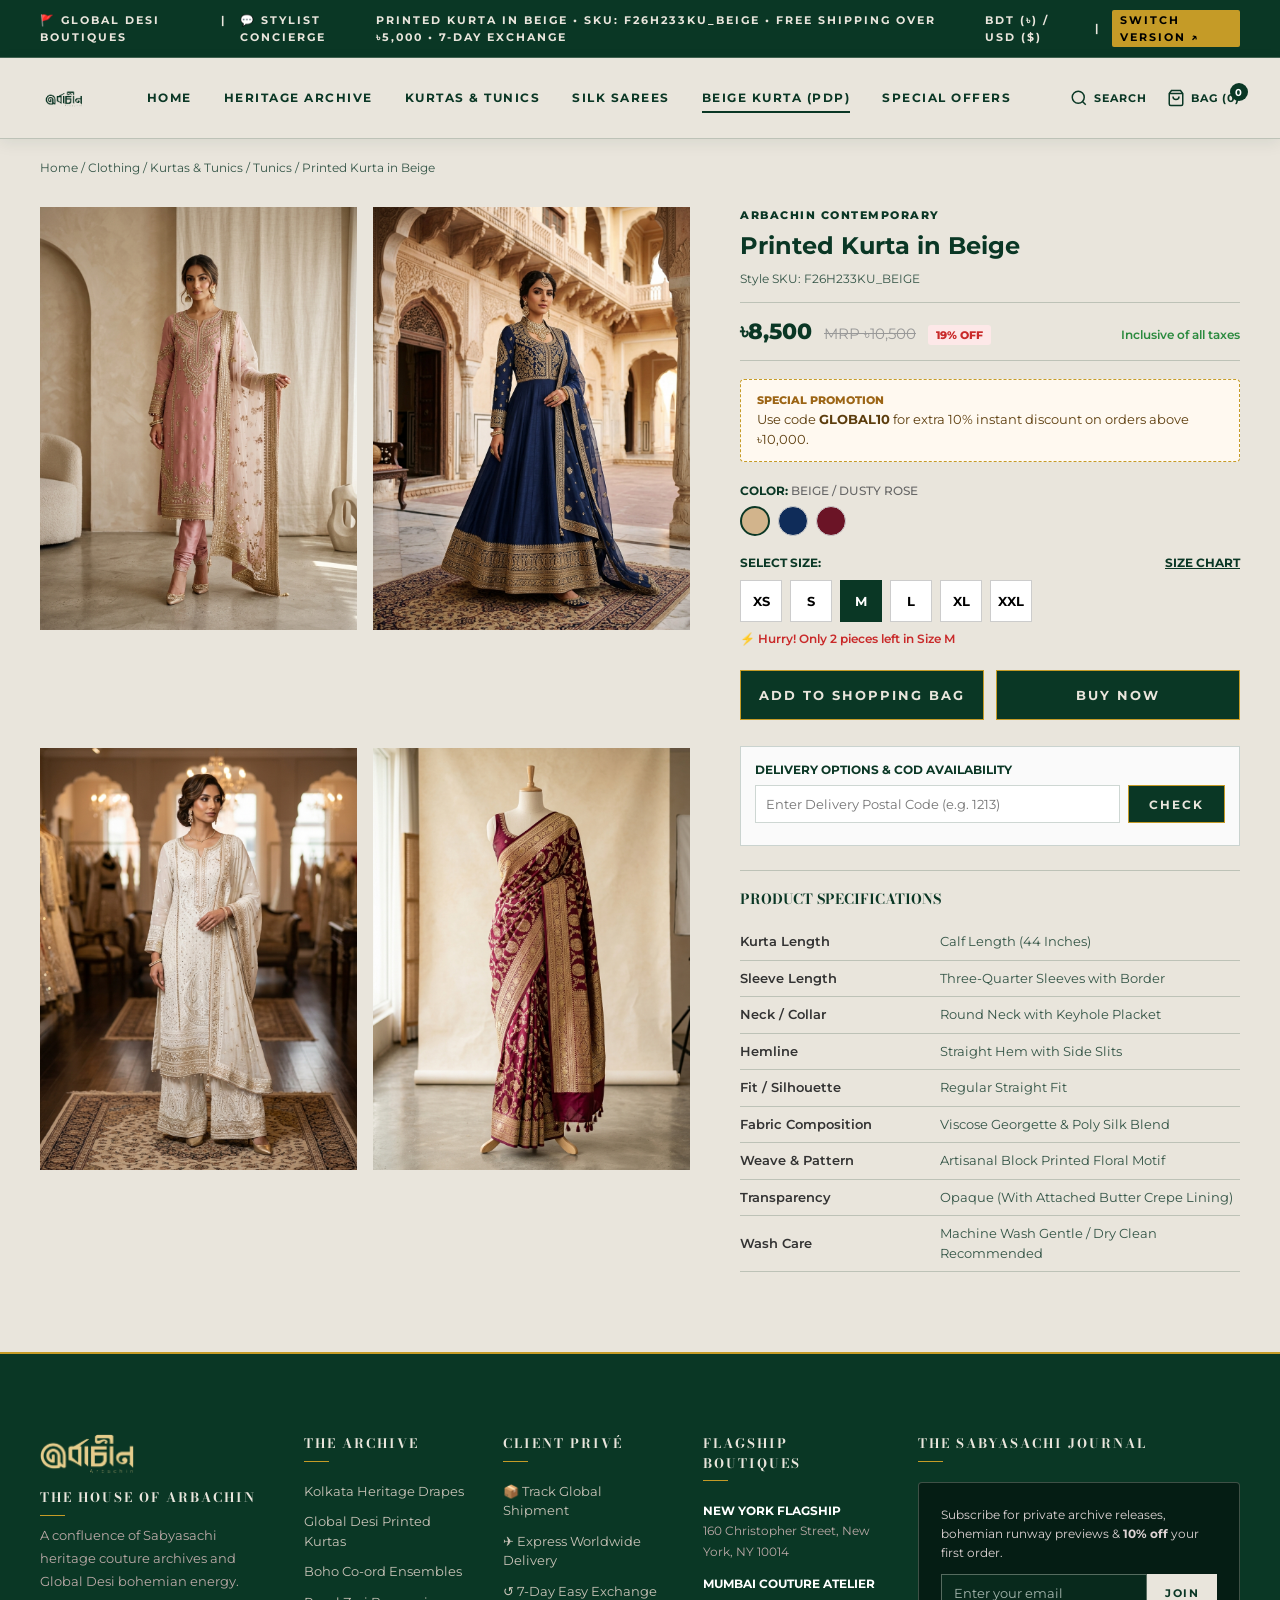
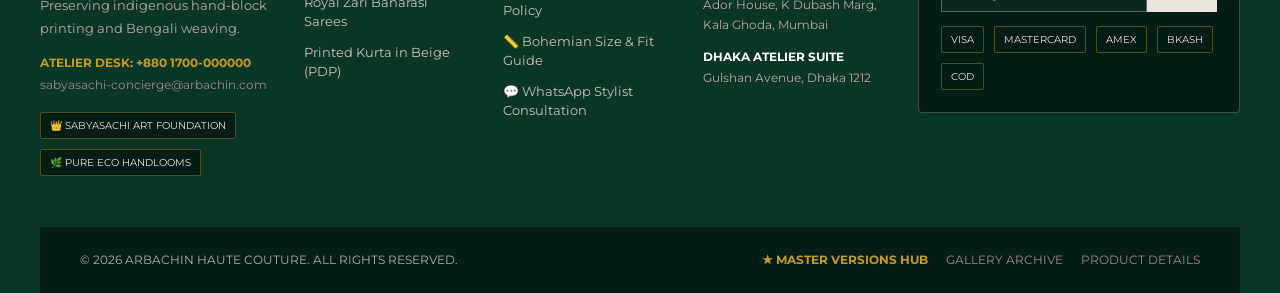
<file: v2/product.html>
<!DOCTYPE html>
<html lang="en">
<head>
  <meta charset="UTF-8">
  <meta name="viewport" content="width=device-width, initial-scale=1.0">
  <title>Printed Kurta in Beige (F26H233KU_BEIGE) | Arbachin (V2)</title>
  <link rel="stylesheet" href="style.css">
  <style>
    .gd-breadcrumb {
      max-width: 1440px;
      margin: 20px auto 0;
      padding: 0 40px;
      font-size: 12px;
      color: var(--gd-muted);
    }
    .gd-breadcrumb a { color: var(--gd-muted); }
    .gd-breadcrumb a:hover { color: var(--gd-primary); }
  </style>
</head>
<body>

  <!-- 1. Top Announcement Strip -->
  <div class="gd-top-strip">
    <div style="display:flex; gap:14px;">
      <a href="category.html">🚩 GLOBAL DESI BOUTIQUES</a>
      <span>|</span>
      <a href="https://wa.me/8801700000000" target="_blank" style="color:var(--gd-gold-light);">💬 STYLIST CONCIERGE</a>
    </div>
    <div style="font-weight:700;">
      PRINTED KURTA IN BEIGE &bull; SKU: F26H233KU_BEIGE &bull; FREE SHIPPING OVER ৳5,000 &bull; 7-DAY EXCHANGE
    </div>
    <div style="display:flex; gap:12px; align-items:center;">
      <span>BDT (৳) / USD ($)</span>
      <span>|</span>
      <a href="../index.html" style="background:var(--gd-gold); color:#000; padding:2px 8px; border-radius:2px; font-weight:700;">SWITCH VERSION ↗</a>
    </div>
  </div>

  <!-- 2. Header (Sabyasachi x Global Desi) -->
  <header class="gd-header">
    <div class="gd-header-inner">
      <div class="gd-logo-wrap">
        <a href="index.html" style="display:flex; flex-direction:column; align-items:center;">
          <img src="../assets/image/logo.png" alt="Arbachin" style="height:48px; object-fit:contain;">
        </a>
      </div>
      
      <ul class="gd-nav">
        <li class="gd-nav-item"><a href="index.html">HOME</a></li>
        <li class="gd-nav-item"><a href="category.html">HERITAGE ARCHIVE</a></li>
        <li class="gd-nav-item"><a href="category.html">KURTAS & TUNICS</a></li>
        <li class="gd-nav-item"><a href="category.html">SILK SAREES</a></li>
        <li class="gd-nav-item"><a href="product.html" class="active">BEIGE KURTA (PDP)</a></li>
        <li class="gd-nav-item"><a href="category.html" style="color:var(--gd-primary);">SPECIAL OFFERS</a></li>
      </ul>

      <div class="gd-icons">
        <button class="gd-icon-btn" onclick="alert('Search catalog...')">
          <svg width="18" height="18" fill="none" stroke="currentColor" stroke-width="2" viewBox="0 0 24 24"><circle cx="11" cy="11" r="8"></circle><line x1="21" y1="21" x2="16.65" y2="16.65"></line></svg>
          <span>SEARCH</span>
        </button>
        <button class="gd-icon-btn" onclick="alert('Bag has ' + cartV2.length + ' item(s)')">
          <svg width="18" height="18" fill="none" stroke="currentColor" stroke-width="2" viewBox="0 0 24 24"><path d="M6 2L3 6v14a2 2 0 0 0 2 2h14a2 2 0 0 0 2-2V6l-3-4z"></path><line x1="3" y1="6" x2="21" y2="6"></line><path d="M16 10a4 4 0 0 1-8 0"></path></svg>
          <span>BAG (<span class="v2-cart-badge">0</span>)</span>
          <span class="gd-cart-badge v2-cart-badge">0</span>
        </button>
      </div>
    </div>
  </header>

  <!-- Breadcrumb (Global Desi Exact Format) -->
  <div class="gd-breadcrumb">
    <a href="index.html">Home</a> / <a href="category.html">Clothing</a> / <a href="category.html">Kurtas & Tunics</a> / <a href="category.html">Tunics</a> / <span>Printed Kurta in Beige</span>
  </div>

  <!-- Global Desi PDP 2-Column Layout (2x2 Grid Gallery on Left, Purchase Panel on Right) -->
  <div class="gd-pdp-layout">
    <!-- Left 2x2 Photo Grid -->
    <div class="gd-2x2-grid">
      <div class="gd-grid-photo">
        <img src="../assets/image/threepiece_1.jpg" alt="Front View - Printed Kurta in Beige">
      </div>
      <div class="gd-grid-photo">
        <img src="../assets/image/threepiece_2.jpg" alt="Side View - Printed Kurta in Beige">
      </div>
      <div class="gd-grid-photo">
        <img src="../assets/image/threepiece_3.jpg" alt="Placket & Embroidery Detail">
      </div>
      <div class="gd-grid-photo">
        <img src="../assets/image/saree_1.jpg" alt="Full Silhouette Drape">
      </div>
    </div>

    <!-- Right Product Info Column (Global Desi Standard) -->
    <div>
      <div style="font-size:11px; font-weight:800; letter-spacing:1.5px; color:var(--gd-primary); text-transform:uppercase; margin-bottom:4px;">ARBACHIN CONTEMPORARY</div>
      <h1 style="font-family:var(--font-sans); font-size:24px; font-weight:700; color:var(--gd-dark); margin-bottom:6px;">Printed Kurta in Beige</h1>
      <div style="font-size:12px; color:var(--gd-muted); margin-bottom:14px;">Style SKU: F26H233KU_BEIGE</div>

      <!-- Price Bar -->
      <div style="display:flex; align-items:baseline; gap:12px; padding:12px 0; border-top:1px solid var(--gd-border); border-bottom:1px solid var(--gd-border); margin-bottom:18px;">
        <span style="font-size:22px; font-weight:800; color:var(--gd-primary);">৳8,500</span>
        <span style="font-size:15px; color:#999; text-decoration:line-through;">MRP ৳10,500</span>
        <span style="background:#fde8e8; color:#c92a2a; font-size:11px; font-weight:800; padding:2px 8px; border-radius:3px;">19% OFF</span>
        <span style="font-size:12px; color:#2b8a3e; font-weight:600; margin-left:auto;">Inclusive of all taxes</span>
      </div>

      <!-- Promotional Box (Global Desi Format) -->
      <div style="background:#fff9f0; border:1px dashed var(--gd-gold); padding:12px 16px; margin-bottom:20px; border-radius:4px;">
        <div style="font-size:11px; font-weight:800; color:#9c6515; text-transform:uppercase; margin-bottom:2px;">Special Promotion</div>
        <div style="font-size:13px; color:#5c3d0d;">Use code <strong>GLOBAL10</strong> for extra 10% instant discount on orders above ৳10,000.</div>
      </div>

      <!-- Color Swatches -->
      <div style="margin-bottom:18px;">
        <div style="font-size:12px; font-weight:700; text-transform:uppercase; margin-bottom:6px;">Color: <span style="font-weight:500; color:#666;">Beige / Dusty Rose</span></div>
        <div style="display:flex; gap:8px;">
          <div style="width:30px; height:30px; border-radius:50%; background:#d2b48c; border:2px solid var(--gd-primary); cursor:pointer;" title="Beige"></div>
          <div style="width:30px; height:30px; border-radius:50%; background:#0f2c59; border:1px solid #ccc; cursor:pointer;" title="Navy"></div>
          <div style="width:30px; height:30px; border-radius:50%; background:#6b1426; border:1px solid #ccc; cursor:pointer;" title="Burgundy"></div>
        </div>
      </div>

      <!-- Size Selector with Stock Urgency -->
      <div style="margin-bottom:22px;">
        <div style="display:flex; justify-content:space-between; font-size:12px; font-weight:700; text-transform:uppercase; margin-bottom:8px;">
          <span>Select Size:</span>
          <span style="color:var(--gd-primary); text-decoration:underline; cursor:pointer;" onclick="alert('Global Desi Size Guide:\nXS (Bust 34)\nS (Bust 36)\nM (Bust 38)\nL (Bust 40)\nXL (Bust 42)\nXXL (Bust 44)')">Size Chart</span>
        </div>
        <div style="display:flex; gap:8px; margin-bottom:8px;">
          <button style="width:42px; height:42px; border:1px solid #ccc; background:#fff; font-weight:700; cursor:pointer;" onclick="this.style.borderColor='var(--gd-primary)'">XS</button>
          <button style="width:42px; height:42px; border:1px solid #ccc; background:#fff; font-weight:700; cursor:pointer;" onclick="this.style.borderColor='var(--gd-primary)'">S</button>
          <button style="width:42px; height:42px; border:2px solid var(--gd-primary); background:var(--gd-primary); color:#fff; font-weight:700; cursor:pointer;">M</button>
          <button style="width:42px; height:42px; border:1px solid #ccc; background:#fff; font-weight:700; cursor:pointer;" onclick="this.style.borderColor='var(--gd-primary)'">L</button>
          <button style="width:42px; height:42px; border:1px solid #ccc; background:#fff; font-weight:700; cursor:pointer;" onclick="this.style.borderColor='var(--gd-primary)'">XL</button>
          <button style="width:42px; height:42px; border:1px solid #ccc; background:#fff; font-weight:700; cursor:pointer;" onclick="this.style.borderColor='var(--gd-primary)'">XXL</button>
        </div>
        <div style="font-size:12px; color:#c92a2a; font-weight:600;">⚡ Hurry! Only 2 pieces left in Size M</div>
      </div>

      <!-- Action Buttons -->
      <div style="display:flex; gap:12px; margin-bottom:26px;">
        <button class="btn-gd-primary" style="flex:1; padding:16px; font-size:13px;" onclick="addToCartV2('gd-kurta-01', 1, 'M')">ADD TO SHOPPING BAG</button>
        <button class="btn-gd-primary" style="flex:1; background:var(--gd-dark); padding:16px; font-size:13px;" onclick="addToCartV2('gd-kurta-01', 1, 'M'); alert('Proceeding to Instant Checkout...');">BUY NOW</button>
      </div>

      <!-- Delivery / Postal Code Checker -->
      <div style="margin-bottom:24px; padding:14px; background:#fafafa; border:1px solid var(--gd-border);">
        <div style="font-size:12px; font-weight:700; text-transform:uppercase; margin-bottom:6px;">Delivery Options & COD Availability</div>
        <div style="display:flex; gap:8px;">
          <input type="text" id="pincodeInput" placeholder="Enter Delivery Postal Code (e.g. 1213)" style="flex:1; padding:10px; border:1px solid var(--gd-border); font-size:13px;">
          <button type="button" class="btn-gd-primary" style="padding:0 20px;" onclick="checkPincode()">CHECK</button>
        </div>
        <div id="pincodeResult" style="font-size:12px; margin-top:8px;"></div>
      </div>

      <!-- Product Specifications Table (Global Desi Attribute List) -->
      <div style="border-top:1px solid var(--gd-border); padding-top:18px;">
        <h3 style="font-size:14px; font-weight:700; text-transform:uppercase; margin-bottom:10px;">Product Specifications</h3>
        <table class="gd-spec-table">
          <tbody>
            <tr><td>Kurta Length</td><td>Calf Length (44 Inches)</td></tr>
            <tr><td>Sleeve Length</td><td>Three-Quarter Sleeves with Border</td></tr>
            <tr><td>Neck / Collar</td><td>Round Neck with Keyhole Placket</td></tr>
            <tr><td>Hemline</td><td>Straight Hem with Side Slits</td></tr>
            <tr><td>Fit / Silhouette</td><td>Regular Straight Fit</td></tr>
            <tr><td>Fabric Composition</td><td>Viscose Georgette & Poly Silk Blend</td></tr>
            <tr><td>Weave & Pattern</td><td>Artisanal Block Printed Floral Motif</td></tr>
            <tr><td>Transparency</td><td>Opaque (With Attached Butter Crepe Lining)</td></tr>
            <tr><td>Wash Care</td><td>Machine Wash Gentle / Dry Clean Recommended</td></tr>
          </tbody>
        </table>
      </div>
    </div>
  </div>

  <!-- Sabyasachi x Global Desi Royal Ebony Footer -->
  <footer class="gd-footer">
    <div class="gd-footer-grid">
      <div>
        <img src="../assets/image/logo_gold.png" alt="Arbachin" style="height:40px; object-fit:contain; margin-bottom:14px; display:block;">
        <h4 class="gd-footer-title" style="margin-bottom:8px;">THE HOUSE OF ARBACHIN</h4>
        <p style="color:#bcaaa8; font-size:13px; line-height:1.8; margin-bottom:14px;">
          A confluence of Sabyasachi heritage couture archives and Global Desi bohemian energy. Preserving indigenous hand-block printing and Bengali weaving.
        </p>
        <p style="font-size:12px; font-weight:700; color:var(--gd-gold); margin-bottom:4px;">ATELIER DESK: +880 1700-000000</p>
        <p style="font-size:12px; color:#9a8b8d;">sabyasachi-concierge@arbachin.com</p>
        <div class="gd-footer-badge-strip">
          <span class="gd-footer-badge">👑 SABYASACHI ART FOUNDATION</span>
          <span class="gd-footer-badge">🌿 PURE ECO HANDLOOMS</span>
        </div>
      </div>

      <div>
        <h4 class="gd-footer-title">THE ARCHIVE</h4>
        <ul class="gd-footer-links">
          <li><a href="category.html">Kolkata Heritage Drapes</a></li>
          <li><a href="category.html">Global Desi Printed Kurtas</a></li>
          <li><a href="category.html">Boho Co-ord Ensembles</a></li>
          <li><a href="category.html">Royal Zari Banarasi Sarees</a></li>
          <li><a href="product.html">Printed Kurta in Beige (PDP)</a></li>
        </ul>
      </div>

      <div>
        <h4 class="gd-footer-title">CLIENT PRIVÉ</h4>
        <ul class="gd-footer-links">
          <li><a href="category.html">📦 Track Global Shipment</a></li>
          <li><a href="category.html">✈ Express Worldwide Delivery</a></li>
          <li><a href="category.html">↺ 7-Day Easy Exchange Policy</a></li>
          <li><a href="category.html">📏 Bohemian Size & Fit Guide</a></li>
          <li><a href="category.html">💬 WhatsApp Stylist Consultation</a></li>
        </ul>
      </div>

      <div>
        <h4 class="gd-footer-title">FLAGSHIP BOUTIQUES</h4>
        <div style="font-size:12px; line-height:1.7; color:#bcaaa8; margin-bottom:12px;">
          <strong style="color:#ffffff; display:block;">NEW YORK FLAGSHIP</strong>
          160 Christopher Street, New York, NY 10014
        </div>
        <div style="font-size:12px; line-height:1.7; color:#bcaaa8; margin-bottom:12px;">
          <strong style="color:#ffffff; display:block;">MUMBAI COUTURE ATELIER</strong>
          Ador House, K Dubash Marg, Kala Ghoda, Mumbai
        </div>
        <div style="font-size:12px; line-height:1.7; color:#bcaaa8;">
          <strong style="color:#ffffff; display:block;">DHAKA ATELIER SUITE</strong>
          Gulshan Avenue, Dhaka 1212
        </div>
      </div>

      <div>
        <h4 class="gd-footer-title">THE SABYASACHI JOURNAL</h4>
        <div class="gd-newsletter-box">
          <p style="font-size:12px; color:#dfd4d5; line-height:1.6; margin-bottom:6px;">
            Subscribe for private archive releases, bohemian runway previews & <strong>10% off</strong> your first order.
          </p>
          <form class="gd-newsletter-input-wrap" onsubmit="event.preventDefault(); alert('Subscribed to Sabyasachi & Global Desi Journal'); this.reset();">
            <input type="email" class="gd-newsletter-input" placeholder="Enter your email" required>
            <button type="submit" class="gd-newsletter-btn">JOIN</button>
          </form>
          <div class="gd-footer-badge-strip" style="margin-top:14px;">
            <span class="gd-footer-badge">VISA</span>
            <span class="gd-footer-badge">MASTERCARD</span>
            <span class="gd-footer-badge">AMEX</span>
            <span class="gd-footer-badge">BKASH</span>
            <span class="gd-footer-badge">COD</span>
          </div>
        </div>
      </div>
    </div>

    <div class="gd-footer-bottom-bar">
      <div class="gd-footer-bottom-inner">
        <div>&copy; 2026 ARBACHIN HAUTE COUTURE. ALL RIGHTS RESERVED.</div>
        <div style="display:flex; gap:18px;">
          <a href="../index.html" style="color:var(--gd-gold); font-weight:700;">★ MASTER VERSIONS HUB</a>
          <a href="category.html" style="color:#9a8b8d;">GALLERY ARCHIVE</a>
          <a href="product.html" style="color:#9a8b8d;">PRODUCT DETAILS</a>
        </div>
      </div>
    </div>
  </footer>

  <script src="script.js"></script>
</body>
</html>
</file>
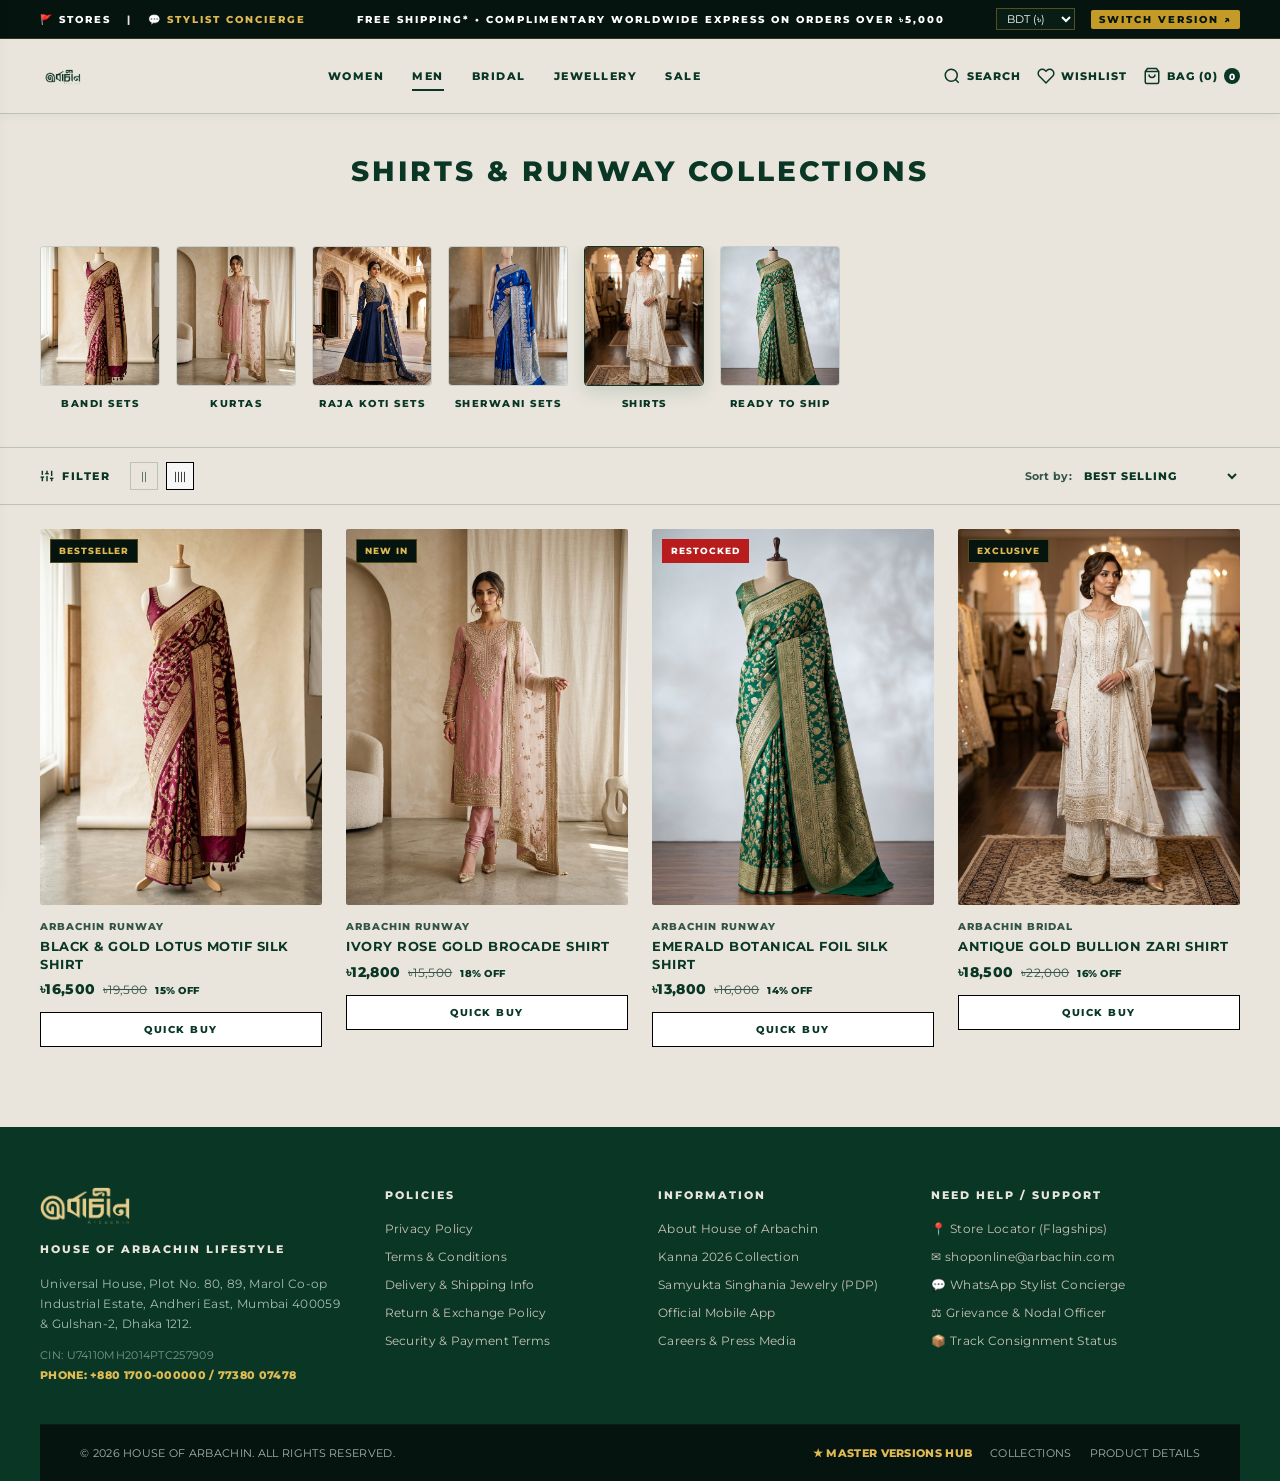
<file: v3/category.html>
<!DOCTYPE html>
<html lang="en">
<head>
  <meta charset="UTF-8">
  <meta name="viewport" content="width=device-width, initial-scale=1.0">
  <title>Shirts & Runway Collections | House of Arbachin (V3)</title>
  <link rel="stylesheet" href="style.css">
  <style>
    /* House of Masaba Live Category Page Exact Styling */
    .hom-cat-top-header {
      text-align: center;
      padding: 36px 20px 24px;
    }
    .hom-cat-main-title {
      font-size: 28px;
      font-weight: 800;
      letter-spacing: 3px;
      text-transform: uppercase;
      color: var(--hom-primary);
      margin-bottom: 30px;
    }

    /* Sub-Category Visual Thumbnails Strip (Exact Masaba Layout) */
    .hom-subcat-ribbon {
      display: flex;
      justify-content: flex-start;
      gap: 16px;
      margin: 0 auto 36px;
      max-width: 1440px;
      padding: 0 40px;
      overflow-x: auto;
      white-space: nowrap;
      -webkit-overflow-scrolling: touch;
      scroll-snap-type: x mandatory;
      scrollbar-width: none;
    }
    .hom-subcat-ribbon::-webkit-scrollbar {
      display: none;
    }
    .hom-subcat-card {
      display: flex;
      flex-direction: column;
      align-items: center;
      width: 120px;
      flex-shrink: 0;
      cursor: pointer;
      scroll-snap-align: start;
    }
    .hom-subcat-img-box {
      width: 100%;
      height: 140px;
      overflow: hidden;
      background: #f5f5f5;
      margin-bottom: 10px;
      border: 1px solid var(--hom-border);
      border-radius: 4px;
      transition: var(--transition);
    }
    .hom-subcat-card:hover .hom-subcat-img-box,
    .hom-subcat-card.active .hom-subcat-img-box {
      border-color: var(--hom-emerald);
      box-shadow: 0 6px 18px rgba(15, 74, 56, 0.15);
    }
    .hom-subcat-img-box img {
      width: 100%;
      height: 100%;
      object-fit: cover;
      transition: transform 0.5s ease;
    }
    .hom-subcat-card:hover .hom-subcat-img-box img {
      transform: scale(1.06);
    }
    .hom-subcat-label {
      font-size: 10px;
      font-weight: 800;
      letter-spacing: 1.5px;
      text-transform: uppercase;
      color: var(--hom-primary);
      text-align: center;
    }

    /* Toolbar: Filter & View Toggles & Sort */
    .hom-cat-toolbar-strip {
      max-width: 1440px;
      margin: 0 auto 24px;
      padding: 14px 40px;
      display: flex;
      justify-content: space-between;
      align-items: center;
      border-top: 1px solid var(--hom-border);
      border-bottom: 1px solid var(--hom-border);
    }
    .hom-toolbar-left {
      display: flex;
      align-items: center;
      gap: 20px;
    }
    .btn-hom-filter-trigger {
      display: flex;
      align-items: center;
      gap: 8px;
      background: none;
      border: none;
      font-size: 11px;
      font-weight: 800;
      letter-spacing: 1.5px;
      text-transform: uppercase;
      color: var(--hom-primary);
      cursor: pointer;
    }
    .btn-hom-filter-trigger:hover {
      color: var(--hom-emerald);
    }
    .hom-view-toggles {
      display: flex;
      gap: 8px;
      align-items: center;
    }
    .hom-view-btn {
      background: none;
      border: 1px solid var(--hom-border);
      width: 28px;
      height: 28px;
      display: flex;
      align-items: center;
      justify-content: center;
      cursor: pointer;
      font-size: 11px;
      color: var(--hom-text-muted);
      transition: var(--transition);
    }
    .hom-view-btn.active, .hom-view-btn:hover {
      border-color: #000;
      color: #000;
      background: #f7f7f7;
    }
    .hom-toolbar-right {
      display: flex;
      align-items: center;
      gap: 8px;
      font-size: 11px;
      font-weight: 700;
      color: var(--hom-text-muted);
    }
    .hom-sort-dropdown {
      border: none;
      background: none;
      font-size: 11px;
      font-weight: 800;
      letter-spacing: 1px;
      text-transform: uppercase;
      cursor: pointer;
      color: var(--hom-primary);
      outline: none;
    }

    /* 4-Column Large High-Impact Product Grid (Exact Masaba Layout) */
    .hom-main-catalog-grid {
      max-width: 1440px;
      margin: 0 auto 80px;
      padding: 0 40px;
      display: grid;
      grid-template-columns: repeat(4, 1fr);
      gap: 24px;
    }
    .hom-main-catalog-grid.view-2col {
      grid-template-columns: repeat(2, 1fr);
      gap: 36px;
    }
    .hom-catalog-card {
      display: flex;
      flex-direction: column;
      position: relative;
    }
    .hom-catalog-media {
      position: relative;
      aspect-ratio: 3 / 4;
      background: #f7f7f7;
      overflow: hidden;
      margin-bottom: 14px;
      border-radius: 2px;
    }
    .hom-catalog-media img {
      width: 100%;
      height: 100%;
      object-fit: cover;
      transition: transform 0.6s ease;
    }
    .hom-catalog-card:hover .hom-catalog-media img {
      transform: scale(1.04);
    }
    .hom-catalog-badge {
      position: absolute;
      top: 10px;
      left: 10px;
      background: var(--hom-emerald-dark);
      color: var(--hom-gold-light);
      font-size: 9px;
      font-weight: 800;
      letter-spacing: 1px;
      text-transform: uppercase;
      padding: 4px 8px;
      z-index: 2;
      border: 1px solid rgba(197, 155, 39, 0.4);
    }
    .hom-catalog-badge.sale {
      background: #b91c1c;
      color: #fff;
      border-color: #b91c1c;
    }
    .hom-catalog-info {
      display: flex;
      flex-direction: column;
    }
    .hom-catalog-designer {
      font-size: 10px;
      font-weight: 800;
      letter-spacing: 1px;
      color: var(--hom-text-muted);
      text-transform: uppercase;
      margin-bottom: 4px;
    }
    .hom-catalog-title {
      font-size: 13px;
      font-weight: 700;
      letter-spacing: 0.5px;
      color: var(--hom-primary);
      margin-bottom: 6px;
      line-height: 1.35;
      text-transform: uppercase;
    }
    .hom-catalog-price-row {
      display: flex;
      align-items: baseline;
      gap: 8px;
      margin-bottom: 12px;
    }
    .btn-catalog-quick-add {
      width: 100%;
      background: #ffffff;
      color: var(--hom-primary);
      border: 1px solid #000000;
      padding: 10px 0;
      font-size: 10px;
      font-weight: 800;
      letter-spacing: 1.5px;
      text-transform: uppercase;
      cursor: pointer;
      transition: var(--transition);
      text-align: center;
    }
    .btn-catalog-quick-add:hover {
      background: var(--hom-emerald);
      color: #ffffff;
      border-color: var(--hom-emerald);
    }

    /* Slide-out Filter Sidebar Drawer */
    .hom-filter-drawer {
      position: fixed;
      top: 0;
      left: -380px;
      width: 360px;
      height: 100%;
      background: #ffffff;
      z-index: 3000;
      box-shadow: 4px 0 25px rgba(0,0,0,0.15);
      padding: 30px;
      display: flex;
      flex-direction: column;
      transition: left 0.35s cubic-bezier(0.25, 0.46, 0.45, 0.94);
    }
    .hom-filter-drawer.open {
      left: 0;
    }
    .hom-drawer-overlay {
      position: fixed;
      inset: 0;
      background: rgba(0,0,0,0.5);
      z-index: 2999;
      display: none;
    }
    .hom-drawer-overlay.open {
      display: block;
    }
    .hom-filter-section-title {
      font-size: 11px;
      font-weight: 800;
      letter-spacing: 1.5px;
      text-transform: uppercase;
      margin: 18px 0 10px;
      padding-bottom: 4px;
      border-bottom: 1px solid var(--hom-border);
    }
    .hom-filter-checkbox-list {
      display: flex;
      flex-direction: column;
      gap: 8px;
      font-size: 12px;
      color: var(--hom-text-muted);
    }

    /* Category Responsive Breakpoints */
    @media (max-width: 1024px) {
      .hom-main-catalog-grid {
        grid-template-columns: repeat(2, 1fr);
        gap: 20px;
        padding: 0 20px;
      }
    }
    @media (max-width: 768px) {
      .hom-cat-top-header { padding: 24px 16px 16px; }
      .hom-cat-main-title { font-size: 20px; margin-bottom: 20px; letter-spacing: 1.5px; }
      .hom-subcat-ribbon { padding: 0 16px; justify-content: flex-start; gap: 12px; }
      .hom-subcat-card { width: 100px; }
      .hom-cat-toolbar-strip {
        padding: 10px 16px;
        flex-wrap: wrap;
        gap: 10px;
        justify-content: space-between;
      }
      .hom-main-catalog-grid {
        grid-template-columns: repeat(2, 1fr);
        gap: 16px 12px;
        padding: 0 16px;
        margin-bottom: 50px;
      }
      .hom-main-catalog-grid.view-2col {
        grid-template-columns: 1fr;
      }
    }
    @media (max-width: 480px) {
      .hom-main-catalog-grid {
        grid-template-columns: 1fr;
      }
    }
  </style>
</head>
<body>

  <!-- 1. Top Announcement Bar (Live House of Masaba Format) -->
  <div class="hom-top-bar">
    <div class="hom-top-links">
      <a href="category.html">🚩 STORES</a>
      <span>|</span>
      <a href="https://wa.me/8801700000000" target="_blank" style="color:var(--hom-gold-light);">💬 STYLIST CONCIERGE</a>
    </div>
    <div class="hom-top-center">
      <span>Free Shipping* &bull; COMPLIMENTARY WORLDWIDE EXPRESS ON ORDERS OVER ৳5,000</span>
    </div>
    <div class="hom-top-links">
      <select id="v3CurrencySelector" class="aza-curr-select" onchange="convertCurrency(this.value)" style="background:#081d16; color:#fff; border:1px solid rgba(197, 155, 39, 0.4); padding:2px 6px; font-size:11px;">
        <option value="BDT">BDT (৳)</option>
        <option value="USD">USD ($)</option>
        <option value="INR">INR (₹)</option>
        <option value="GBP">GBP (£)</option>
        <option value="AED">AED (د.إ)</option>
      </select>
      <a href="../index.html" style="background:var(--hom-gold); color:#05140f; padding:2px 8px; border-radius:2px; font-weight:800;">SWITCH VERSION ↗</a>
    </div>
  </div>

  <!-- 2. Main Header & Navigation (Fixed Top Header) -->
  <header class="hom-header">
    <div class="hom-header-inner">
      <div class="hom-brand">
        <a href="index.html">
          <img src="../assets/image/logo.png" alt="Arbachin">
        </a>
      </div>

      <nav>
        <ul class="hom-nav">
          <li class="hom-nav-item"><a href="index.html">WOMEN</a></li>
          <li class="hom-nav-item"><a href="category.html" class="active">MEN</a></li>
          <li class="hom-nav-item"><a href="category.html?cat=sarees">BRIDAL</a></li>
          <li class="hom-nav-item"><a href="product.html">JEWELLERY</a></li>
          <li class="hom-nav-item"><a href="category.html" style="color:var(--hom-emerald);">SALE</a></li>
        </ul>
      </nav>

      <div class="hom-header-actions">
        <button class="hom-action-icon" onclick="showV3Toast('Search catalog...')">
          <svg width="18" height="18" fill="none" stroke="currentColor" stroke-width="2" viewBox="0 0 24 24"><circle cx="11" cy="11" r="8"></circle><line x1="21" y1="21" x2="16.65" y2="16.65"></line></svg>
          <span>SEARCH</span>
        </button>
        <a href="category.html" class="hom-action-icon" title="Wishlist">
          <svg width="18" height="18" fill="none" stroke="currentColor" stroke-width="2" viewBox="0 0 24 24"><path d="M20.84 4.61a5.5 5.5 0 0 0-7.78 0L12 5.67l-1.06-1.06a5.5 5.5 0 0 0-7.78 7.78l1.06 1.06L12 21.23l7.78-7.78 1.06-1.06a5.5 5.5 0 0 0 0-7.78z"></path></svg>
          <span>WISHLIST</span>
        </a>
        <button class="hom-action-icon" onclick="showV3Toast('Your Shopping Bag contains ' + cartV3.length + ' item(s)')">
          <svg width="18" height="18" fill="none" stroke="currentColor" stroke-width="2" viewBox="0 0 24 24"><path d="M6 2L3 6v14a2 2 0 0 0 2 2h14a2 2 0 0 0 2-2V6l-3-4z"></path><line x1="3" y1="6" x2="21" y2="6"></line><path d="M16 10a4 4 0 0 1-8 0"></path></svg>
          <span>BAG (<span class="hom-cart-count">0</span>)</span>
          <span class="hom-cart-badge hom-cart-count">0</span>
        </button>
      </div>
    </div>
  </header>

  <!-- 3. Category Heading (Exact Masaba Title Layout) -->
  <div class="hom-cat-top-header">
    <h1 class="hom-cat-main-title">SHIRTS & RUNWAY COLLECTIONS</h1>
  </div>

  <!-- 4. Sub-Category Visual Story Ribbon (Exact Masaba Horizontal Tiles Strip) -->
  <div class="hom-subcat-ribbon">
    <!-- Tile 1 -->
    <a href="category.html" class="hom-subcat-card">
      <div class="hom-subcat-img-box">
        <img src="../assets/image/saree_1.jpg" alt="Bandi Sets">
      </div>
      <div class="hom-subcat-label">BANDI SETS</div>
    </a>

    <!-- Tile 2 -->
    <a href="category.html" class="hom-subcat-card">
      <div class="hom-subcat-img-box">
        <img src="../assets/image/threepiece_1.jpg" alt="Kurtas">
      </div>
      <div class="hom-subcat-label">KURTAS</div>
    </a>

    <!-- Tile 3 -->
    <a href="category.html" class="hom-subcat-card">
      <div class="hom-subcat-img-box">
        <img src="../assets/image/threepiece_2.jpg" alt="Raja Koti Sets">
      </div>
      <div class="hom-subcat-label">RAJA KOTI SETS</div>
    </a>

    <!-- Tile 4 -->
    <a href="category.html" class="hom-subcat-card">
      <div class="hom-subcat-img-box">
        <img src="../assets/image/saree_2.jpg" alt="Sherwani Sets">
      </div>
      <div class="hom-subcat-label">SHERWANI SETS</div>
    </a>

    <!-- Tile 5 -->
    <a href="category.html" class="hom-subcat-card active">
      <div class="hom-subcat-img-box">
        <img src="../assets/image/threepiece_3.jpg" alt="Shirts">
      </div>
      <div class="hom-subcat-label">SHIRTS</div>
    </a>

    <!-- Tile 6 -->
    <a href="category.html" class="hom-subcat-card">
      <div class="hom-subcat-img-box">
        <img src="../assets/image/saree_3.jpg" alt="Ready to Ship">
      </div>
      <div class="hom-subcat-label">READY TO SHIP</div>
    </a>
  </div>

  <!-- 5. Toolbar: Filter, View Toggles (2-col & 4-col), Sort Dropdown -->
  <div class="hom-cat-toolbar-strip">
    <div class="hom-toolbar-left">
      <button class="btn-hom-filter-trigger" onclick="toggleFilterDrawer()">
        <svg width="14" height="14" viewBox="0 0 24 24" fill="none" stroke="currentColor" stroke-width="2.5"><line x1="4" y1="21" x2="4" y2="14"></line><line x1="4" y1="10" x2="4" y2="3"></line><line x1="12" y1="21" x2="12" y2="12"></line><line x1="12" y1="8" x2="12" y2="3"></line><line x1="20" y1="21" x2="20" y2="16"></line><line x1="20" y1="12" x2="20" y2="3"></line><line x1="1" y1="14" x2="7" y2="14"></line><line x1="9" y1="8" x2="15" y2="8"></line><line x1="17" y1="16" x2="23" y2="16"></line></svg>
        <span>Filter</span>
      </button>

      <!-- 2-col vs 4-col view toggles -->
      <div class="hom-view-toggles">
        <button class="hom-view-btn" title="2-Column View" onclick="setCatalogView(2, this)">||</button>
        <button class="hom-view-btn active" title="4-Column View" onclick="setCatalogView(4, this)">||||</button>
      </div>
    </div>

    <div class="hom-toolbar-right">
      <span>Sort by:</span>
      <select class="hom-sort-dropdown" onchange="showV3Toast('Catalog sorted: ' + this.value)">
        <option>Best Selling</option>
        <option>Featured</option>
        <option>Price: Low to High</option>
        <option>Price: High to Low</option>
        <option>Date: New to Old</option>
      </select>
    </div>
  </div>

  <!-- 6. Main 4-Column Large High-Impact Product Grid (Exact Screenshot Layout) -->
  <div class="hom-main-catalog-grid" id="catalogGrid">
    <!-- Item 1: Black & Gold Sherwani/Shirt -->
    <div class="hom-catalog-card">
      <div class="hom-catalog-media">
        <span class="hom-catalog-badge">BESTSELLER</span>
        <a href="product.html?id=masaba-02">
          <img src="../assets/image/saree_1.jpg" alt="Black & Gold Motif Shirt">
        </a>
      </div>
      <div class="hom-catalog-info">
        <div class="hom-catalog-designer">ARBACHIN RUNWAY</div>
        <h3 class="hom-catalog-title"><a href="product.html?id=masaba-02">Black & Gold Lotus Motif Silk Shirt</a></h3>
        <div class="hom-catalog-price-row">
          <span class="hom-cur-price">৳16,500</span>
          <span class="hom-orig-price">৳19,500</span>
          <span class="hom-discount">15% OFF</span>
        </div>
        <button class="btn-catalog-quick-add" onclick="addToCartV3('masaba-02')">QUICK BUY</button>
      </div>
    </div>

    <!-- Item 2: Ivory Gold Embroidered Kurta/Shirt -->
    <div class="hom-catalog-card">
      <div class="hom-catalog-media">
        <span class="hom-catalog-badge">NEW IN</span>
        <a href="product.html?id=masaba-03">
          <img src="../assets/image/threepiece_1.jpg" alt="Ivory Rose Gold Silk Shirt">
        </a>
      </div>
      <div class="hom-catalog-info">
        <div class="hom-catalog-designer">ARBACHIN RUNWAY</div>
        <h3 class="hom-catalog-title"><a href="product.html?id=masaba-03">Ivory Rose Gold Brocade Shirt</a></h3>
        <div class="hom-catalog-price-row">
          <span class="hom-cur-price">৳12,800</span>
          <span class="hom-orig-price">৳15,500</span>
          <span class="hom-discount">18% OFF</span>
        </div>
        <button class="btn-catalog-quick-add" onclick="addToCartV3('masaba-03')">QUICK BUY</button>
      </div>
    </div>

    <!-- Item 3: Green Botanical Foil Printed Shirt -->
    <div class="hom-catalog-card">
      <div class="hom-catalog-media">
        <span class="hom-catalog-badge sale">RESTOCKED</span>
        <a href="product.html?id=masaba-05">
          <img src="../assets/image/saree_3.jpg" alt="Emerald Green Botanical Shirt">
        </a>
      </div>
      <div class="hom-catalog-info">
        <div class="hom-catalog-designer">ARBACHIN RUNWAY</div>
        <h3 class="hom-catalog-title"><a href="product.html?id=masaba-05">Emerald Botanical Foil Silk Shirt</a></h3>
        <div class="hom-catalog-price-row">
          <span class="hom-cur-price">৳13,800</span>
          <span class="hom-orig-price">৳16,000</span>
          <span class="hom-discount">14% OFF</span>
        </div>
        <button class="btn-catalog-quick-add" onclick="addToCartV3('masaba-05')">QUICK BUY</button>
      </div>
    </div>

    <!-- Item 4: Gold Metallic Bullion Zari Kurta/Shirt -->
    <div class="hom-catalog-card">
      <div class="hom-catalog-media">
        <span class="hom-catalog-badge">EXCLUSIVE</span>
        <a href="product.html?id=masaba-06">
          <img src="../assets/image/threepiece_3.jpg" alt="Antique Gold Bullion Shirt">
        </a>
      </div>
      <div class="hom-catalog-info">
        <div class="hom-catalog-designer">ARBACHIN BRIDAL</div>
        <h3 class="hom-catalog-title"><a href="product.html?id=masaba-06">Antique Gold Bullion Zari Shirt</a></h3>
        <div class="hom-catalog-price-row">
          <span class="hom-cur-price">৳18,500</span>
          <span class="hom-orig-price">৳22,000</span>
          <span class="hom-discount">16% OFF</span>
        </div>
        <button class="btn-catalog-quick-add" onclick="addToCartV3('masaba-06')">QUICK BUY</button>
      </div>
    </div>
  </div>

  <!-- Slide-Out Filter Sidebar Drawer -->
  <div class="hom-drawer-overlay" id="drawerOverlay" onclick="toggleFilterDrawer()"></div>
  <aside class="hom-filter-drawer" id="filterDrawer">
    <div style="display:flex; justify-content:space-between; align-items:center; margin-bottom:20px; padding-bottom:12px; border-bottom:1px solid var(--hom-border);">
      <h3 style="font-size:14px; font-weight:800; letter-spacing:1.5px; text-transform:uppercase;">REFINE SELECTION</h3>
      <button style="background:none; border:none; font-size:22px; cursor:pointer;" onclick="toggleFilterDrawer()">&times;</button>
    </div>

    <div style="overflow-y:auto; flex:1;">
      <div class="hom-filter-section-title">Category</div>
      <div class="hom-filter-checkbox-list">
        <label><input type="checkbox" checked> Shirts & Kurtas (4)</label>
        <label><input type="checkbox"> Bandi Sets (2)</label>
        <label><input type="checkbox"> Sherwanis (3)</label>
        <label><input type="checkbox"> Fine Jewelry (1)</label>
      </div>

      <div class="hom-filter-section-title">Fabric Type</div>
      <div class="hom-filter-checkbox-list">
        <label><input type="checkbox"> Pure Mulberry Silk</label>
        <label><input type="checkbox"> Raw Silk & Brocade</label>
        <label><input type="checkbox"> Liquid Crepe Blend</label>
        <label><input type="checkbox"> Cotton Linen</label>
      </div>

      <div class="hom-filter-section-title">Price Range</div>
      <div class="hom-filter-checkbox-list">
        <label><input type="checkbox"> Under ৳10,000</label>
        <label><input type="checkbox"> ৳10,000 - ৳15,000</label>
        <label><input type="checkbox"> ৳15,000 - ৳25,000</label>
        <label><input type="checkbox"> Above ৳25,000</label>
      </div>
    </div>

    <div style="display:flex; gap:10px; margin-top:20px;">
      <button class="btn-catalog-quick-add" onclick="showV3Toast('Filters cleared'); toggleFilterDrawer();">Clear All</button>
      <button class="btn-catalog-quick-add" style="background:var(--hom-emerald); color:#fff; border-color:var(--hom-emerald);" onclick="showV3Toast('Filters applied'); toggleFilterDrawer();">Apply (4)</button>
    </div>
  </aside>

  <!-- House of Masaba Live Footer -->
  <footer class="hom-footer">
    <div class="hom-footer-grid">
      <div>
        <img src="../assets/image/logo_gold.png" alt="Arbachin" style="height:38px; object-fit:contain; display:block; margin-bottom:16px;">
        <h4 class="hom-footer-title">HOUSE OF ARBACHIN LIFESTYLE</h4>
        <p style="color:#a9bcb3; font-size:12px; line-height:1.7; margin-bottom:12px;">
          Universal House, Plot No. 80, 89, Marol Co-op Industrial Estate, Andheri East, Mumbai 400059 & Gulshan-2, Dhaka 1212.
        </p>
        <p style="font-size:11px; color:#7d968b; margin-bottom:4px;">CIN: U74110MH2014PTC257909</p>
        <p style="font-size:11px; font-weight:800; color:var(--hom-gold-light);">PHONE: +880 1700-000000 / 77380 07478</p>
      </div>

      <div>
        <h4 class="hom-footer-title">POLICIES</h4>
        <ul class="hom-footer-links">
          <li><a href="category.html">Privacy Policy</a></li>
          <li><a href="category.html">Terms & Conditions</a></li>
          <li><a href="category.html">Delivery & Shipping Info</a></li>
          <li><a href="category.html">Return & Exchange Policy</a></li>
          <li><a href="category.html">Security & Payment Terms</a></li>
        </ul>
      </div>

      <div>
        <h4 class="hom-footer-title">INFORMATION</h4>
        <ul class="hom-footer-links">
          <li><a href="category.html">About House of Arbachin</a></li>
          <li><a href="category.html">Kanna 2026 Collection</a></li>
          <li><a href="product.html">Samyukta Singhania Jewelry (PDP)</a></li>
          <li><a href="category.html">Official Mobile App</a></li>
          <li><a href="category.html">Careers & Press Media</a></li>
        </ul>
      </div>

      <div>
        <h4 class="hom-footer-title">NEED HELP / SUPPORT</h4>
        <ul class="hom-footer-links">
          <li><a href="category.html">📍 Store Locator (Flagships)</a></li>
          <li><a href="mailto:shoponline@arbachin.com">✉ shoponline@arbachin.com</a></li>
          <li><a href="https://wa.me/8801700000000" target="_blank">💬 WhatsApp Stylist Concierge</a></li>
          <li><a href="category.html">⚖ Grievance & Nodal Officer</a></li>
          <li><a href="category.html">📦 Track Consignment Status</a></li>
        </ul>
      </div>
    </div>

    <div class="hom-footer-bottom">
      <div class="hom-footer-bottom-inner">
        <div>&copy; 2026 HOUSE OF ARBACHIN. ALL RIGHTS RESERVED.</div>
        <div style="display:flex; gap:18px;">
          <a href="../index.html" style="color:var(--hom-gold-light); font-weight:800;">★ MASTER VERSIONS HUB</a>
          <a href="category.html">COLLECTIONS</a>
          <a href="product.html">PRODUCT DETAILS</a>
        </div>
      </div>
    </div>
  </footer>

  <script src="script.js"></script>
  <script>
    function toggleFilterDrawer() {
      const drawer = document.getElementById('filterDrawer');
      const overlay = document.getElementById('drawerOverlay');
      drawer.classList.toggle('open');
      overlay.classList.toggle('open');
    }

    function setCatalogView(cols, btn) {
      const grid = document.getElementById('catalogGrid');
      document.querySelectorAll('.hom-view-btn').forEach(b => b.classList.remove('active'));
      btn.classList.add('active');
      if (cols === 2) {
        grid.classList.add('view-2col');
      } else {
        grid.classList.remove('view-2col');
      }
    }
  </script>
</body>
</html>
</file>
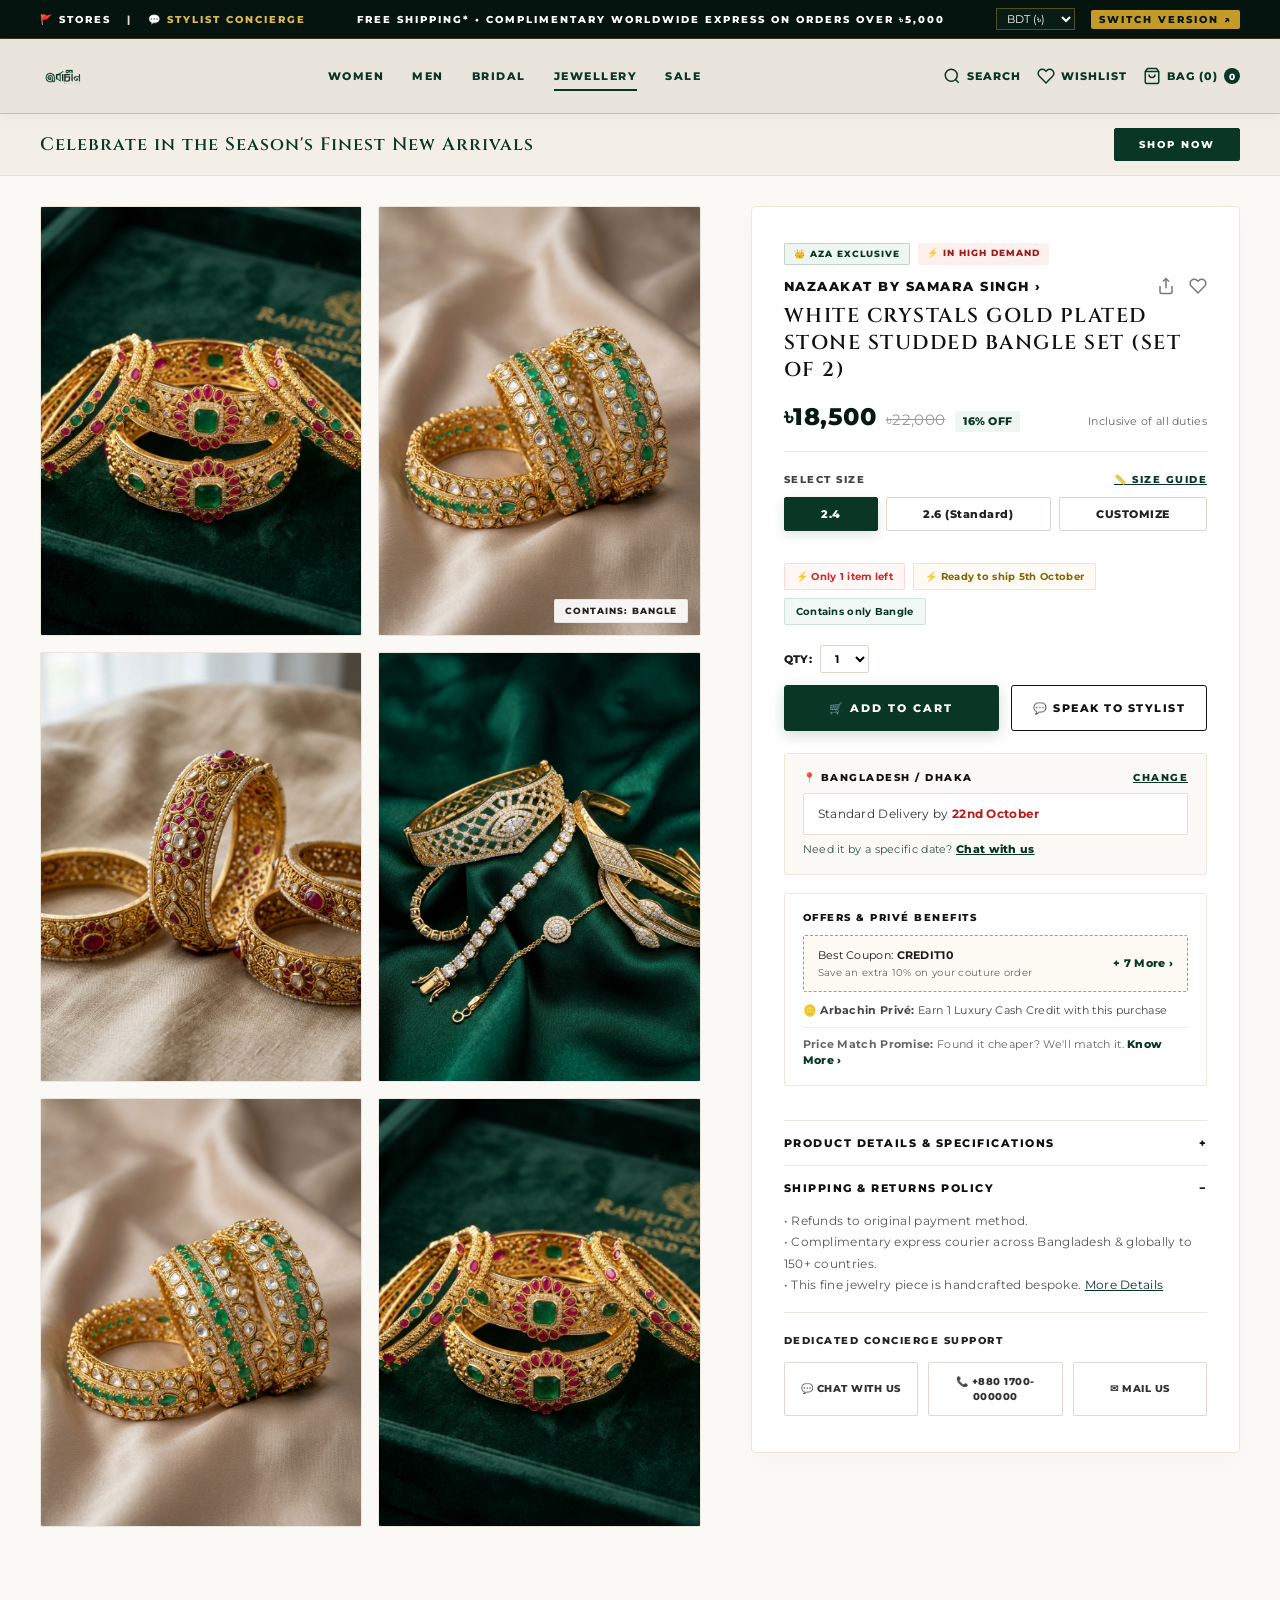
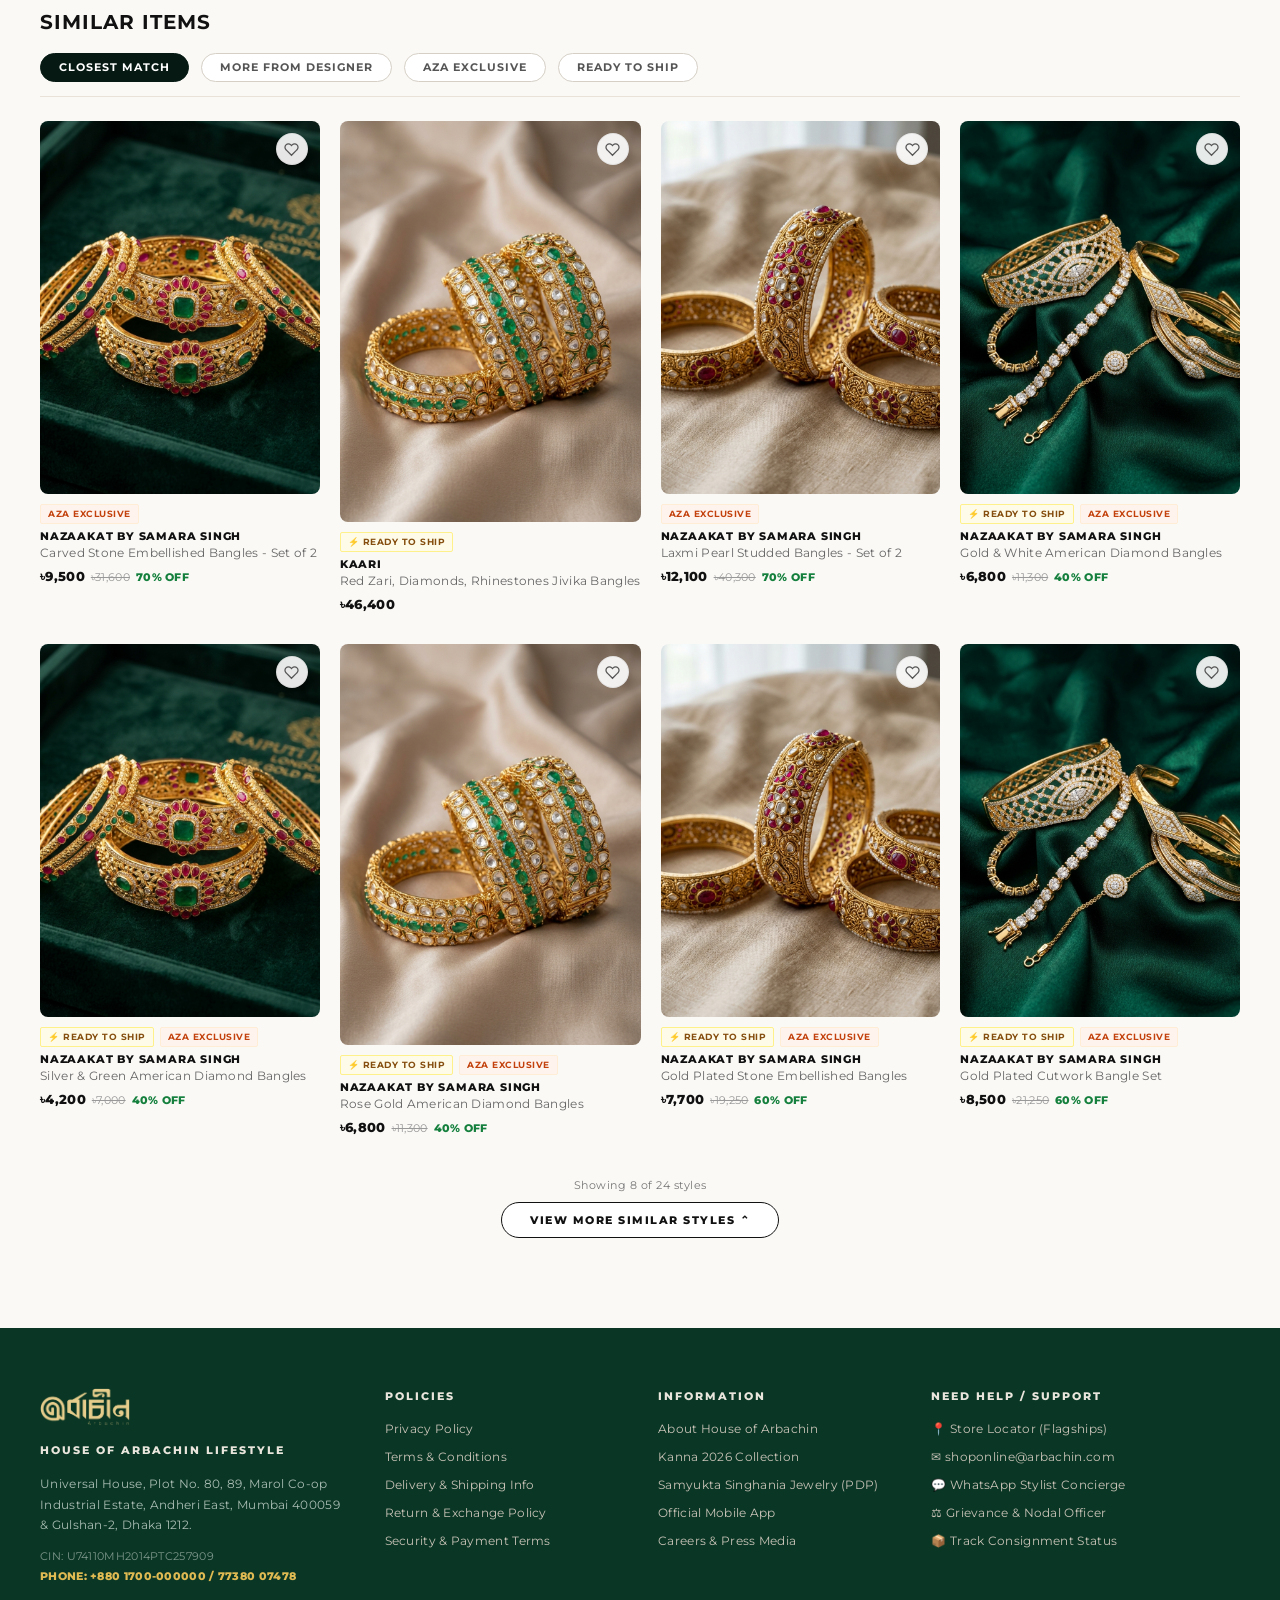
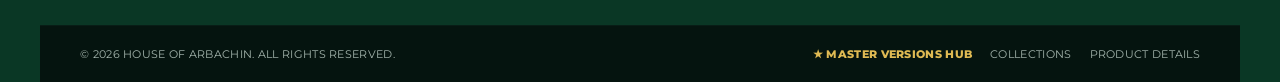
<file: v3/product.html>
<!DOCTYPE html>
<html lang="en">
<head>
  <meta charset="UTF-8">
  <meta name="viewport" content="width=device-width, initial-scale=1.0">
  <title>Nazaakat By Samara Singh - White Crystals Gold Plated Stone Studded Bangle Set | Arbachin Haute Couture (V3)</title>
  <link rel="stylesheet" href="style.css">
  <style>
    /* Mature & Ultra-Luxury Couture PDP Styles */
    body {
      background-color: #faf9f6;
      color: #1a1a1a;
      -webkit-font-smoothing: antialiased;
      overflow-x: hidden;
      width: 100%;
      max-width: 100%;
    }

    .aza-promo-top-strip {
      background: #f4efe6;
      padding: 14px 40px;
      display: flex;
      justify-content: space-between;
      align-items: center;
      border-bottom: 1px solid #e8e1d5;
      width: 100%;
      box-sizing: border-box;
      flex-wrap: wrap;
      gap: 10px;
    }
    .aza-promo-title {
      font-family: var(--font-serif);
      font-size: 18px;
      font-weight: 600;
      color: var(--hom-primary);
      letter-spacing: 1px;
    }
    .btn-aza-promo-shop {
      background: var(--hom-emerald);
      color: #ffffff;
      padding: 9px 24px;
      font-size: 10px;
      font-weight: 800;
      letter-spacing: 2px;
      text-transform: uppercase;
      border-radius: 2px;
      border: 1px solid var(--hom-emerald);
      cursor: pointer;
      transition: var(--transition);
      white-space: nowrap;
    }
    .btn-aza-promo-shop:hover {
      background: var(--hom-gold);
      border-color: var(--hom-gold);
      color: #05140f;
    }

    .aza-pdp-2col-layout {
      max-width: 1440px;
      width: 100%;
      box-sizing: border-box;
      margin: 30px auto 80px;
      padding: 0 40px;
      display: grid;
      grid-template-columns: 1.35fr 1fr;
      gap: 50px;
      align-items: start;
    }

    /* Left 2-Column Photo Grid (Mature, Elegant Layout) */
    .aza-2col-photo-grid {
      display: grid;
      grid-template-columns: 1fr 1fr;
      gap: 16px;
      width: 100%;
      box-sizing: border-box;
    }
    .aza-photo-item {
      position: relative;
      aspect-ratio: 3/4;
      width: 100%;
      background: #f5f2eb;
      overflow: hidden;
      border-radius: 2px;
      border: 1px solid rgba(230, 223, 213, 0.6);
      box-sizing: border-box;
    }
    .aza-photo-item img {
      width: 100%;
      height: 100%;
      object-fit: cover;
      display: block;
      transition: transform 0.7s cubic-bezier(0.16, 1, 0.3, 1);
    }
    .aza-photo-item:hover img {
      transform: scale(1.035);
    }
    .aza-photo-overlay-tag {
      position: absolute;
      bottom: 12px;
      right: 12px;
      background: rgba(255, 255, 255, 0.92);
      backdrop-filter: blur(6px);
      padding: 4px 10px;
      font-size: 9px;
      font-weight: 800;
      letter-spacing: 1px;
      text-transform: uppercase;
      color: #222;
      border-radius: 2px;
      border: 1px solid rgba(0,0,0,0.06);
    }

    /* Right Purchase & Details Panel (Mature Hierarchy) */
    .aza-panel {
      display: flex;
      flex-direction: column;
      position: sticky;
      top: 90px;
      background: #ffffff;
      padding: 36px 32px;
      border: 1px solid #ede7dc;
      border-radius: 4px;
      box-shadow: 0 8px 30px rgba(0,0,0,0.02);
      width: 100%;
      box-sizing: border-box;
    }
    .aza-badge-row {
      display: flex;
      gap: 8px;
      margin-bottom: 12px;
      flex-wrap: wrap;
    }
    .aza-chip-badge {
      background: #fbf0ee;
      color: #991b1b;
      font-size: 9px;
      font-weight: 800;
      padding: 3px 9px;
      border-radius: 2px;
      letter-spacing: 1px;
      text-transform: uppercase;
    }
    .aza-chip-badge.exclusive {
      background: #eef6f2;
      color: var(--hom-emerald);
      border: 1px solid rgba(15, 74, 56, 0.2);
    }
    .aza-designer-header {
      display: flex;
      justify-content: space-between;
      align-items: center;
      margin-bottom: 6px;
      flex-wrap: wrap;
      gap: 8px;
    }
    .aza-designer-name {
      font-size: 13px;
      font-weight: 800;
      letter-spacing: 1.5px;
      color: #111111;
      text-transform: uppercase;
    }
    .aza-designer-name a { color: #111; }
    .aza-designer-name a:hover { color: var(--hom-emerald); }
    .aza-header-icons {
      display: flex;
      gap: 14px;
      color: #777;
    }
    .aza-header-icons svg:hover { color: var(--hom-emerald); cursor: pointer; }
    .aza-product-name {
      font-family: var(--font-serif);
      font-size: 20px;
      font-weight: 600;
      color: #111111;
      margin-bottom: 16px;
      line-height: 1.35;
      word-break: break-word;
    }
    .aza-price-block {
      display: flex;
      align-items: baseline;
      gap: 10px;
      padding-bottom: 16px;
      border-bottom: 1px solid #ede7dc;
      margin-bottom: 20px;
      flex-wrap: wrap;
    }
    .aza-main-price {
      font-size: 24px;
      font-weight: 800;
      color: #061a14;
      letter-spacing: 0.5px;
    }
    .aza-strike-price {
      font-size: 15px;
      color: #999999;
      text-decoration: line-through;
    }
    .aza-discount-text {
      font-size: 11px;
      font-weight: 800;
      color: var(--hom-emerald);
      background: #eef6f2;
      padding: 2px 8px;
      border-radius: 2px;
    }

    /* Size Selector */
    .aza-size-row-header {
      display: flex;
      justify-content: space-between;
      font-size: 10px;
      font-weight: 800;
      letter-spacing: 1.5px;
      text-transform: uppercase;
      margin-bottom: 10px;
      color: #444;
      flex-wrap: wrap;
      gap: 6px;
    }
    .aza-size-btn-group {
      display: flex;
      gap: 8px;
      margin-bottom: 16px;
      flex-wrap: wrap;
      width: 100%;
    }
    .aza-size-pill {
      flex: 1 1 auto;
      min-width: 60px;
      padding: 9px 14px;
      border: 1px solid #dcd5c9;
      background: #ffffff;
      font-size: 11px;
      font-weight: 800;
      letter-spacing: 0.5px;
      cursor: pointer;
      border-radius: 2px;
      transition: var(--transition);
      color: #222;
      text-align: center;
      white-space: nowrap;
      box-sizing: border-box;
    }
    .aza-size-pill.active {
      background: var(--hom-emerald);
      color: #ffffff;
      border-color: var(--hom-emerald);
      box-shadow: 0 4px 12px rgba(15, 74, 56, 0.15);
    }
    .aza-size-pill:hover:not(.active) {
      border-color: var(--hom-emerald);
      color: var(--hom-emerald);
    }

    /* Urgency Row */
    .aza-urgency-row {
      display: flex;
      gap: 8px;
      margin-bottom: 20px;
      flex-wrap: wrap;
    }
    .aza-urgency-chip {
      background: #fff6f6;
      color: #c92a2a;
      border: 1px solid #fed7d7;
      padding: 5px 11px;
      font-size: 10px;
      font-weight: 700;
      border-radius: 2px;
      letter-spacing: 0.3px;
    }
    .aza-urgency-chip.date {
      background: #fdfaf3;
      color: #856404;
      border-color: #f1e4c7;
    }
    .aza-urgency-chip.contains {
      background: #f2f8f5;
      color: var(--hom-emerald);
      border-color: #cde4d8;
    }

    /* Action Buttons */
    .aza-actions-row {
      display: flex;
      gap: 12px;
      margin-bottom: 22px;
      width: 100%;
      flex-wrap: wrap;
    }
    .btn-aza-add-cart {
      flex: 1 1 160px;
      background: var(--hom-emerald);
      color: #ffffff;
      border: 1px solid var(--hom-emerald);
      padding: 15px 20px;
      font-size: 11px;
      font-weight: 800;
      letter-spacing: 2px;
      text-transform: uppercase;
      cursor: pointer;
      border-radius: 3px;
      transition: var(--transition);
      text-align: center;
      box-shadow: 0 4px 15px rgba(15, 74, 56, 0.2);
      box-sizing: border-box;
    }
    .btn-aza-add-cart:hover {
      background: #081d16;
      border-color: #081d16;
      transform: translateY(-1px);
    }
    .btn-aza-stylist {
      flex: 1 1 140px;
      background: #ffffff;
      color: #111111;
      border: 1px solid #111111;
      padding: 15px 16px;
      font-size: 11px;
      font-weight: 800;
      letter-spacing: 1.5px;
      text-transform: uppercase;
      cursor: pointer;
      border-radius: 3px;
      transition: var(--transition);
      display: flex;
      align-items: center;
      justify-content: center;
      gap: 8px;
      box-sizing: border-box;
    }
    .btn-aza-stylist:hover {
      background: #faf8f5;
      border-color: var(--hom-emerald);
      color: var(--hom-emerald);
    }

    /* Delivery / Location Box */
    .aza-delivery-box {
      border: 1px solid #ede7dc;
      padding: 16px 18px;
      border-radius: 3px;
      margin-bottom: 18px;
      background: #fbf9f6;
      width: 100%;
      box-sizing: border-box;
    }
    .aza-location-header {
      display: flex;
      justify-content: space-between;
      font-size: 10px;
      font-weight: 800;
      letter-spacing: 1.5px;
      text-transform: uppercase;
      margin-bottom: 8px;
      color: #111;
      flex-wrap: wrap;
      gap: 6px;
    }
    .aza-delivery-input-frame {
      border: 1px solid #e4ddd2;
      padding: 11px 14px;
      font-size: 12px;
      color: #333;
      border-radius: 2px;
      background: #ffffff;
      margin-bottom: 6px;
      word-break: break-word;
    }
    .aza-delivery-input-frame strong { color: #b91c1c; }

    /* Offers Box */
    .aza-offers-box {
      border: 1px solid #ede7dc;
      padding: 16px 18px;
      border-radius: 3px;
      margin-bottom: 20px;
      background: #ffffff;
      width: 100%;
      box-sizing: border-box;
    }
    .aza-offers-title {
      font-size: 10px;
      font-weight: 800;
      letter-spacing: 1.5px;
      text-transform: uppercase;
      margin-bottom: 10px;
      color: #111;
    }
    .aza-coupon-banner {
      background: #fdfaf3;
      border: 1px dashed var(--hom-gold);
      padding: 11px 14px;
      display: flex;
      justify-content: space-between;
      align-items: center;
      border-radius: 2px;
      font-size: 11px;
      margin-bottom: 10px;
      flex-wrap: wrap;
      gap: 8px;
    }

    /* Accordions */
    .aza-detail-accordions {
      border-top: 1px solid #ede7dc;
      margin-top: 14px;
      width: 100%;
      box-sizing: border-box;
    }
    .aza-pdp-acc-item {
      border-bottom: 1px solid #ede7dc;
      width: 100%;
      box-sizing: border-box;
    }
    .aza-pdp-acc-btn {
      width: 100%;
      padding: 15px 0;
      display: flex;
      justify-content: space-between;
      align-items: center;
      background: none;
      border: none;
      font-size: 11px;
      font-weight: 800;
      text-transform: uppercase;
      letter-spacing: 1.5px;
      cursor: pointer;
      text-align: left;
      color: #111;
    }
    .aza-pdp-acc-content {
      padding-bottom: 16px;
      font-size: 12px;
      color: #555;
      line-height: 1.8;
      word-break: break-word;
    }

    /* Customer Support Strip */
    .aza-support-strip {
      display: grid;
      grid-template-columns: repeat(3, 1fr);
      gap: 10px;
      margin-top: 14px;
      width: 100%;
      box-sizing: border-box;
    }
    .btn-aza-support-action {
      background: #ffffff;
      border: 1px solid #e0d8cc;
      padding: 11px 8px;
      font-size: 10px;
      font-weight: 800;
      letter-spacing: 0.5px;
      text-transform: uppercase;
      border-radius: 2px;
      cursor: pointer;
      text-align: center;
      display: flex;
      align-items: center;
      justify-content: center;
      gap: 6px;
      color: #333;
      transition: var(--transition);
      box-sizing: border-box;
    }
    .btn-aza-support-action:hover {
      border-color: var(--hom-emerald);
      color: var(--hom-emerald);
      background: #fbf9f6;
    }

    /* Responsive Breakpoints for PDP */
    @media (max-width: 1024px) {
      .aza-pdp-2col-layout {
        grid-template-columns: 1fr !important;
        gap: 24px !important;
        padding: 0 20px !important;
        margin: 20px auto 40px !important;
        width: 100% !important;
      }
      .aza-panel {
        position: static !important;
        top: 0 !important;
        width: 100% !important;
      }
    }

    @media (max-width: 768px) {
      .aza-promo-top-strip {
        flex-direction: column !important;
        gap: 10px !important;
        text-align: center !important;
        padding: 12px 16px !important;
        width: 100% !important;
      }
      .aza-promo-title { font-size: 14px !important; }
      .aza-pdp-2col-layout {
        display: flex !important;
        flex-direction: column !important;
        padding: 0 16px !important;
        gap: 20px !important;
        margin: 16px auto 30px !important;
        width: 100% !important;
        max-width: 100% !important;
        box-sizing: border-box !important;
      }
      .aza-2col-photo-grid {
        display: flex !important;
        flex-direction: column !important;
        gap: 12px !important;
        width: 100% !important;
        max-width: 100% !important;
      }
      .aza-photo-item {
        width: 100% !important;
        aspect-ratio: 3/4 !important;
        height: auto !important;
      }
      .aza-panel {
        width: 100% !important;
        max-width: 100% !important;
        padding: 20px 16px !important;
        box-sizing: border-box !important;
      }
      .aza-product-name { font-size: 16px !important; }
      .aza-main-price { font-size: 20px !important; }
      .aza-actions-row {
        flex-direction: column !important;
        gap: 10px !important;
        width: 100% !important;
      }
      .btn-aza-add-cart, .btn-aza-stylist {
        width: 100% !important;
        flex: none !important;
      }
      .aza-support-strip {
        grid-template-columns: 1fr !important;
        gap: 8px !important;
      }
    }
  </style>
</head>
<body>

  <!-- 1. Top Announcement Bar -->
  <div class="hom-top-bar">
    <div class="hom-top-links">
      <a href="category.html">🚩 STORES</a>
      <span>|</span>
      <a href="https://wa.me/8801700000000" target="_blank" style="color:var(--hom-gold-light);">💬 STYLIST CONCIERGE</a>
    </div>
    <div class="hom-top-center">
      <span>Free Shipping* &bull; COMPLIMENTARY WORLDWIDE EXPRESS ON ORDERS OVER ৳5,000</span>
    </div>
    <div class="hom-top-links">
      <select id="v3CurrencySelector" class="aza-curr-select" onchange="convertCurrency(this.value)" style="background:#081d16; color:#fff; border:1px solid rgba(197, 155, 39, 0.4); padding:2px 6px; font-size:11px;">
        <option value="BDT">BDT (৳)</option>
        <option value="USD">USD ($)</option>
        <option value="INR">INR (₹)</option>
        <option value="GBP">GBP (£)</option>
        <option value="AED">AED (د.إ)</option>
      </select>
      <a href="../index.html" style="background:var(--hom-gold); color:#05140f; padding:2px 8px; border-radius:2px; font-weight:800;">SWITCH VERSION ↗</a>
    </div>
  </div>

  <!-- 2. Main Header & Navigation -->
  <header class="hom-header">
    <div class="hom-header-inner">
      <div class="hom-brand">
        <a href="index.html">
          <img src="../assets/image/logo.png" alt="Arbachin">
        </a>
      </div>

      <nav>
        <ul class="hom-nav">
          <li class="hom-nav-item"><a href="index.html">WOMEN</a></li>
          <li class="hom-nav-item"><a href="category.html">MEN</a></li>
          <li class="hom-nav-item"><a href="category.html?cat=sarees">BRIDAL</a></li>
          <li class="hom-nav-item"><a href="product.html" class="active">JEWELLERY</a></li>
          <li class="hom-nav-item"><a href="category.html" style="color:var(--hom-emerald);">SALE</a></li>
        </ul>
      </nav>

      <div class="hom-header-actions">
        <button class="hom-action-icon" onclick="showV3Toast('Search catalog...')">
          <svg width="18" height="18" fill="none" stroke="currentColor" stroke-width="2" viewBox="0 0 24 24"><circle cx="11" cy="11" r="8"></circle><line x1="21" y1="21" x2="16.65" y2="16.65"></line></svg>
          <span>SEARCH</span>
        </button>
        <a href="category.html" class="hom-action-icon" title="Wishlist">
          <svg width="18" height="18" fill="none" stroke="currentColor" stroke-width="2" viewBox="0 0 24 24"><path d="M20.84 4.61a5.5 5.5 0 0 0-7.78 0L12 5.67l-1.06-1.06a5.5 5.5 0 0 0-7.78 7.78l1.06 1.06L12 21.23l7.78-7.78 1.06-1.06a5.5 5.5 0 0 0 0-7.78z"></path></svg>
          <span>WISHLIST</span>
        </a>
        <button class="hom-action-icon" onclick="showV3Toast('Your Shopping Bag contains ' + cartV3.length + ' item(s)')">
          <svg width="18" height="18" fill="none" stroke="currentColor" stroke-width="2" viewBox="0 0 24 24"><path d="M6 2L3 6v14a2 2 0 0 0 2 2h14a2 2 0 0 0 2-2V6l-3-4z"></path><line x1="3" y1="6" x2="21" y2="6"></line><path d="M16 10a4 4 0 0 1-8 0"></path></svg>
          <span>BAG (<span class="hom-cart-count">0</span>)</span>
          <span class="hom-cart-badge hom-cart-count">0</span>
        </button>
      </div>
    </div>
  </header>

  <!-- 3. Top Banner ("Celebrate in the Season's Finest New Arrivals") -->
  <div class="aza-promo-top-strip">
    <div class="aza-promo-title">Celebrate in the Season's Finest New Arrivals</div>
    <button class="btn-aza-promo-shop" onclick="window.location.href='category.html'">SHOP NOW</button>
  </div>

  <!-- 4. Aza Fashions 2-Column Product Layout -->
  <div class="aza-pdp-2col-layout">
    <!-- Left 2xN Photo Grid (6 Detail Angles) -->
    <div class="aza-2col-photo-grid">
      <!-- Photo 1 -->
      <div class="aza-photo-item">
        <img src="../assets/image/jewelry_1.jpg" alt="Model Wearing Bangle Set">
      </div>

      <!-- Photo 2 -->
      <div class="aza-photo-item">
        <img src="../assets/image/jewelry_2.jpg" alt="White Crystals Gold Plated Stone Studded Bangle Set">
        <div class="aza-photo-overlay-tag">Contains: Bangle</div>
      </div>

      <!-- Photo 3 -->
      <div class="aza-photo-item">
        <img src="../assets/image/jewelry_3.jpg" alt="Open Clasp & Fitting">
      </div>

      <!-- Photo 4 -->
      <div class="aza-photo-item">
        <img src="../assets/image/jewelry_4.jpg" alt="Uncut Crystals Setting">
      </div>

      <!-- Photo 5 -->
      <div class="aza-photo-item">
        <img src="../assets/image/jewelry_2.jpg" alt="Gold Plating Texture">
      </div>

      <!-- Photo 6 -->
      <div class="aza-photo-item">
        <img src="../assets/image/jewelry_1.jpg" alt="Wrist Drape Angle">
      </div>
    </div>

    <!-- Right Purchase & Details Panel -->
    <div class="aza-panel">
      <!-- Badges -->
      <div class="aza-badge-row">
        <span class="aza-chip-badge exclusive">👑 Aza Exclusive</span>
        <span class="aza-chip-badge">⚡ In High Demand</span>
      </div>

      <!-- Designer Header & Icons -->
      <div class="aza-designer-header">
        <div class="aza-designer-name">
          <a href="category.html">Nazaakat By Samara Singh</a> <span>&rsaquo;</span>
        </div>
        <div class="aza-header-icons">
          <svg width="18" height="18" viewBox="0 0 24 24" fill="none" stroke="currentColor" stroke-width="2" title="Share Piece"><path d="M4 12v8a2 2 0 0 0 2 2h12a2 2 0 0 0 2-2v-8"></path><polyline points="16 6 12 2 8 6"></polyline><line x1="12" y1="2" x2="12" y2="15"></line></svg>
          <svg width="18" height="18" viewBox="0 0 24 24" fill="none" stroke="currentColor" stroke-width="2" title="Add to Wishlist" onclick="showV3Toast('Added to your Wishlist')"><path d="M20.84 4.61a5.5 5.5 0 0 0-7.78 0L12 5.67l-1.06-1.06a5.5 5.5 0 0 0-7.78 7.78l1.06 1.06L12 21.23l7.78-7.78 1.06-1.06a5.5 5.5 0 0 0 0-7.78z"></path></svg>
        </div>
      </div>

      <!-- Product Title -->
      <h1 class="aza-product-name">
        White Crystals Gold Plated Stone Studded Bangle Set (Set of 2)
      </h1>

      <!-- Price Block -->
      <div class="aza-price-block">
        <span class="aza-main-price aza-convert-price" data-base-bdt="18500">৳18,500</span>
        <span class="aza-strike-price">৳22,000</span>
        <span class="aza-discount-text">16% OFF</span>
        <span style="font-size:11px; color:#666; margin-left:auto;">Inclusive of all duties</span>
      </div>

      <!-- Size Selector -->
      <div style="margin-bottom:16px;">
        <div class="aza-size-row-header">
          <span>Select size</span>
          <span style="color:var(--hom-emerald); cursor:pointer; text-decoration:underline;" onclick="alert('Bangle Measurement Guide:\nSize 2.4: 2.25 inches (5.7 cm)\nSize 2.6 (Standard): 2.37 inches (6.0 cm)\nSize 2.8: 2.50 inches (6.4 cm)')">📏 Size guide</span>
        </div>
        <div class="aza-size-btn-group">
          <button class="aza-size-pill active" onclick="selectSize(this)">2.4</button>
          <button class="aza-size-pill" onclick="selectSize(this)">2.6 (Standard)</button>
          <button class="aza-size-pill" onclick="selectSize(this)">CUSTOMIZE</button>
        </div>
      </div>

      <!-- 3 Urgency Pill Tags -->
      <div class="aza-urgency-row">
        <span class="aza-urgency-chip">⚡ Only 1 item left</span>
        <span class="aza-urgency-chip date">⚡ Ready to ship 5th October</span>
        <span class="aza-urgency-chip contains">Contains only Bangle</span>
      </div>

      <!-- Quantity & Action CTA Buttons -->
      <div style="display:flex; align-items:center; gap:8px; margin-bottom:12px;">
        <span style="font-size:11px; font-weight:800; text-transform:uppercase;">Qty:</span>
        <select id="pdpQty" style="padding:5px 10px; border:1px solid #dcd5c9; font-size:11px; font-weight:700; border-radius:2px; background:#fff;">
          <option value="1">1</option>
          <option value="2">2</option>
          <option value="3">3</option>
        </select>
      </div>

      <div class="aza-actions-row">
        <button class="btn-aza-add-cart" onclick="addToCartV3('masaba-01', parseInt(document.getElementById('pdpQty').value), '2.4')">
          🛒 Add To Cart
        </button>
        <button class="btn-aza-stylist" onclick="window.open('https://wa.me/8801700000000', '_blank')">
          💬 Speak To Stylist
        </button>
      </div>

      <!-- Delivery / Location Estimate -->
      <div class="aza-delivery-box">
        <div class="aza-location-header">
          <span>📍 BANGLADESH / DHAKA</span>
          <span style="color:var(--hom-emerald); cursor:pointer; text-decoration:underline;" onclick="alert('Enter destination postcode for live dispatch calculation...')">Change</span>
        </div>
        <div class="aza-delivery-input-frame">
          Standard Delivery by <strong>22nd October</strong>
        </div>
        <div style="font-size:11px; color:var(--hom-text-muted);">
          Need it by a specific date? <a href="https://wa.me/8801700000000" target="_blank" style="color:var(--hom-emerald); font-weight:800; text-decoration:underline;">Chat with us</a>
        </div>
      </div>

      <!-- Offers & EMI -->
      <div class="aza-offers-box">
        <div class="aza-offers-title">Offers & Privé Benefits</div>
        <div class="aza-coupon-banner">
          <div>
            Best Coupon: <strong>CREDIT10</strong>
            <div style="font-size:10px; color:#666; margin-top:2px;">Save an extra 10% on your couture order</div>
          </div>
          <span style="color:var(--hom-emerald); font-weight:800; cursor:pointer;" onclick="showV3Toast('Coupon CREDIT10 Applied!')">+ 7 More &rsaquo;</span>
        </div>
        <div style="font-size:11px; color:#444; margin-bottom:8px;">
          🪙 <strong>Arbachin Privé:</strong> Earn 1 Luxury Cash Credit with this purchase
        </div>
        <div style="font-size:11px; color:#666; border-top:1px solid #f0ede7; padding-top:8px;">
          <strong>Price Match Promise:</strong> Found it cheaper? We'll match it. <span style="color:var(--hom-emerald); font-weight:800; cursor:pointer;" onclick="alert('Arbachin Designer Price Match Guarantee ensures you receive authentic atelier pieces at global parity.')">Know More &rsaquo;</span>
        </div>
      </div>

      <!-- Accordion Details -->
      <div class="aza-detail-accordions">
        <div class="aza-pdp-acc-item">
          <button class="aza-pdp-acc-btn" onclick="toggleAcc(this)">
            <span>Product Details & Specifications</span>
            <span>+</span>
          </button>
          <div class="aza-pdp-acc-content" style="display:none;">
            <p><strong>Package Contains:</strong> Set of 2 Handcrafted Artisan Bangles</p>
            <p><strong>Base Metal:</strong> High-Grade Brass with 24K Micro Gold Electroplating</p>
            <p><strong>Stone Setting:</strong> White Uncut Polki Faux Stones, Colombian Emerald Drops & Crystals</p>
            <p><strong>Closure:</strong> Openable push-clasp with dual side safety catch</p>
            <p><strong>Inner Diameter:</strong> 2.4 inches (approx 5.7 cm)</p>
          </div>
        </div>

        <div class="aza-pdp-acc-item">
          <button class="aza-pdp-acc-btn" onclick="toggleAcc(this)">
            <span>Shipping & Returns Policy</span>
            <span>−</span>
          </button>
          <div class="aza-pdp-acc-content">
            <p>• Refunds to original payment method.</p>
            <p>• Complimentary express courier across Bangladesh & globally to 150+ countries.</p>
            <p>• This fine jewelry piece is handcrafted bespoke. <span style="color:var(--hom-emerald); text-decoration:underline; cursor:pointer;" onclick="alert('7-day exchange applicable for sizing issues in original undamaged packaging.')">More Details</span></p>
          </div>
        </div>
      </div>

      <!-- Customer Support Strip -->
      <div style="margin-top:20px;">
        <div style="font-size:10px; font-weight:800; letter-spacing:1.5px; text-transform:uppercase; margin-bottom:8px; color:#222;">Dedicated Concierge Support</div>
        <div class="aza-support-strip">
          <a href="https://wa.me/8801700000000" target="_blank" class="btn-aza-support-action">💬 Chat with us</a>
          <a href="tel:+8801700000000" class="btn-aza-support-action">📞 +880 1700-000000</a>
          <a href="mailto:shoponline@arbachin.com" class="btn-aza-support-action">✉ Mail us</a>
        </div>
      </div>
    </div>
  </div>

  <!-- 5. Similar Items Section (Aza Fashions PDP Screenshot Exact Match) -->
  <section class="hom-similar-section">
    <div class="hom-similar-header">
      <h2 class="hom-similar-title">Similar Items</h2>
      <div class="hom-similar-tabs">
        <button class="hom-similar-tab active">Closest Match</button>
        <button class="hom-similar-tab">More from Designer</button>
        <button class="hom-similar-tab">Aza Exclusive</button>
        <button class="hom-similar-tab">Ready to Ship</button>
      </div>
    </div>

    <div class="hom-similar-grid">
      <!-- Card 1 -->
      <div class="hom-similar-card">
        <div class="hom-similar-media">
          <img src="../assets/image/jewelry_1.jpg" alt="Carved Stone Embellished Bangles">
          <button class="hom-similar-wish" onclick="showV3Toast('Saved to wishlist')" title="Add to Wishlist">
            <svg width="15" height="15" fill="none" stroke="currentColor" stroke-width="2" viewBox="0 0 24 24"><path d="M20.84 4.61a5.5 5.5 0 0 0-7.78 0L12 5.67l-1.06-1.06a5.5 5.5 0 0 0-7.78 7.78l1.06 1.06L12 21.23l7.78-7.78 1.06-1.06a5.5 5.5 0 0 0 0-7.78z"></path></svg>
          </button>
        </div>
        <div class="hom-similar-badge-row">
          <span class="hom-similar-chip aza-exc">Aza Exclusive</span>
        </div>
        <div class="hom-similar-designer">Nazaakat By Samara Singh</div>
        <div class="hom-similar-name">Carved Stone Embellished Bangles - Set of 2</div>
        <div class="hom-similar-pricing">
          <span class="hom-similar-cur">৳9,500</span>
          <span class="hom-similar-strike">৳31,600</span>
          <span class="hom-similar-disc">70% OFF</span>
        </div>
      </div>

      <!-- Card 2 -->
      <div class="hom-similar-card">
        <div class="hom-similar-media">
          <img src="../assets/image/jewelry_2.jpg" alt="Red Zari, Diamonds, Rhinestones Jivika Bangles">
          <button class="hom-similar-wish" onclick="showV3Toast('Saved to wishlist')" title="Add to Wishlist">
            <svg width="15" height="15" fill="none" stroke="currentColor" stroke-width="2" viewBox="0 0 24 24"><path d="M20.84 4.61a5.5 5.5 0 0 0-7.78 0L12 5.67l-1.06-1.06a5.5 5.5 0 0 0-7.78 7.78l1.06 1.06L12 21.23l7.78-7.78 1.06-1.06a5.5 5.5 0 0 0 0-7.78z"></path></svg>
          </button>
        </div>
        <div class="hom-similar-badge-row">
          <span class="hom-similar-chip ready-ship">⚡ Ready to ship</span>
        </div>
        <div class="hom-similar-designer">Kaari</div>
        <div class="hom-similar-name">Red Zari, Diamonds, Rhinestones Jivika Bangles</div>
        <div class="hom-similar-pricing">
          <span class="hom-similar-cur">৳46,400</span>
        </div>
      </div>

      <!-- Card 3 -->
      <div class="hom-similar-card">
        <div class="hom-similar-media">
          <img src="../assets/image/jewelry_3.jpg" alt="Laxmi Pearl Studded Bangles">
          <button class="hom-similar-wish" onclick="showV3Toast('Saved to wishlist')" title="Add to Wishlist">
            <svg width="15" height="15" fill="none" stroke="currentColor" stroke-width="2" viewBox="0 0 24 24"><path d="M20.84 4.61a5.5 5.5 0 0 0-7.78 0L12 5.67l-1.06-1.06a5.5 5.5 0 0 0-7.78 7.78l1.06 1.06L12 21.23l7.78-7.78 1.06-1.06a5.5 5.5 0 0 0 0-7.78z"></path></svg>
          </button>
        </div>
        <div class="hom-similar-badge-row">
          <span class="hom-similar-chip aza-exc">Aza Exclusive</span>
        </div>
        <div class="hom-similar-designer">Nazaakat By Samara Singh</div>
        <div class="hom-similar-name">Laxmi Pearl Studded Bangles - Set of 2</div>
        <div class="hom-similar-pricing">
          <span class="hom-similar-cur">৳12,100</span>
          <span class="hom-similar-strike">৳40,300</span>
          <span class="hom-similar-disc">70% OFF</span>
        </div>
      </div>

      <!-- Card 4 -->
      <div class="hom-similar-card">
        <div class="hom-similar-media">
          <img src="../assets/image/jewelry_4.jpg" alt="Gold & White American Diamond Bangles">
          <button class="hom-similar-wish" onclick="showV3Toast('Saved to wishlist')" title="Add to Wishlist">
            <svg width="15" height="15" fill="none" stroke="currentColor" stroke-width="2" viewBox="0 0 24 24"><path d="M20.84 4.61a5.5 5.5 0 0 0-7.78 0L12 5.67l-1.06-1.06a5.5 5.5 0 0 0-7.78 7.78l1.06 1.06L12 21.23l7.78-7.78 1.06-1.06a5.5 5.5 0 0 0 0-7.78z"></path></svg>
          </button>
        </div>
        <div class="hom-similar-badge-row">
          <span class="hom-similar-chip ready-ship">⚡ Ready to ship</span>
          <span class="hom-similar-chip aza-exc">Aza Exclusive</span>
        </div>
        <div class="hom-similar-designer">Nazaakat By Samara Singh</div>
        <div class="hom-similar-name">Gold & White American Diamond Bangles</div>
        <div class="hom-similar-pricing">
          <span class="hom-similar-cur">৳6,800</span>
          <span class="hom-similar-strike">৳11,300</span>
          <span class="hom-similar-disc">40% OFF</span>
        </div>
      </div>

      <!-- Card 5 -->
      <div class="hom-similar-card">
        <div class="hom-similar-media">
          <img src="../assets/image/jewelry_1.jpg" alt="Silver & Green American Diamond Bangles">
          <button class="hom-similar-wish" onclick="showV3Toast('Saved to wishlist')" title="Add to Wishlist">
            <svg width="15" height="15" fill="none" stroke="currentColor" stroke-width="2" viewBox="0 0 24 24"><path d="M20.84 4.61a5.5 5.5 0 0 0-7.78 0L12 5.67l-1.06-1.06a5.5 5.5 0 0 0-7.78 7.78l1.06 1.06L12 21.23l7.78-7.78 1.06-1.06a5.5 5.5 0 0 0 0-7.78z"></path></svg>
          </button>
        </div>
        <div class="hom-similar-badge-row">
          <span class="hom-similar-chip ready-ship">⚡ Ready to ship</span>
          <span class="hom-similar-chip aza-exc">Aza Exclusive</span>
        </div>
        <div class="hom-similar-designer">Nazaakat By Samara Singh</div>
        <div class="hom-similar-name">Silver & Green American Diamond Bangles</div>
        <div class="hom-similar-pricing">
          <span class="hom-similar-cur">৳4,200</span>
          <span class="hom-similar-strike">৳7,000</span>
          <span class="hom-similar-disc">40% OFF</span>
        </div>
      </div>

      <!-- Card 6 -->
      <div class="hom-similar-card">
        <div class="hom-similar-media">
          <img src="../assets/image/jewelry_2.jpg" alt="Rose Gold American Diamond Bangles">
          <button class="hom-similar-wish" onclick="showV3Toast('Saved to wishlist')" title="Add to Wishlist">
            <svg width="15" height="15" fill="none" stroke="currentColor" stroke-width="2" viewBox="0 0 24 24"><path d="M20.84 4.61a5.5 5.5 0 0 0-7.78 0L12 5.67l-1.06-1.06a5.5 5.5 0 0 0-7.78 7.78l1.06 1.06L12 21.23l7.78-7.78 1.06-1.06a5.5 5.5 0 0 0 0-7.78z"></path></svg>
          </button>
        </div>
        <div class="hom-similar-badge-row">
          <span class="hom-similar-chip ready-ship">⚡ Ready to ship</span>
          <span class="hom-similar-chip aza-exc">Aza Exclusive</span>
        </div>
        <div class="hom-similar-designer">Nazaakat By Samara Singh</div>
        <div class="hom-similar-name">Rose Gold American Diamond Bangles</div>
        <div class="hom-similar-pricing">
          <span class="hom-similar-cur">৳6,800</span>
          <span class="hom-similar-strike">৳11,300</span>
          <span class="hom-similar-disc">40% OFF</span>
        </div>
      </div>

      <!-- Card 7 -->
      <div class="hom-similar-card">
        <div class="hom-similar-media">
          <img src="../assets/image/jewelry_3.jpg" alt="Gold Plated Stone Embellished Bangles">
          <button class="hom-similar-wish" onclick="showV3Toast('Saved to wishlist')" title="Add to Wishlist">
            <svg width="15" height="15" fill="none" stroke="currentColor" stroke-width="2" viewBox="0 0 24 24"><path d="M20.84 4.61a5.5 5.5 0 0 0-7.78 0L12 5.67l-1.06-1.06a5.5 5.5 0 0 0-7.78 7.78l1.06 1.06L12 21.23l7.78-7.78 1.06-1.06a5.5 5.5 0 0 0 0-7.78z"></path></svg>
          </button>
        </div>
        <div class="hom-similar-badge-row">
          <span class="hom-similar-chip ready-ship">⚡ Ready to ship</span>
          <span class="hom-similar-chip aza-exc">Aza Exclusive</span>
        </div>
        <div class="hom-similar-designer">Nazaakat By Samara Singh</div>
        <div class="hom-similar-name">Gold Plated Stone Embellished Bangles</div>
        <div class="hom-similar-pricing">
          <span class="hom-similar-cur">৳7,700</span>
          <span class="hom-similar-strike">৳19,250</span>
          <span class="hom-similar-disc">60% OFF</span>
        </div>
      </div>

      <!-- Card 8 -->
      <div class="hom-similar-card">
        <div class="hom-similar-media">
          <img src="../assets/image/jewelry_4.jpg" alt="Gold Plated Cutwork Bangle Set">
          <button class="hom-similar-wish" onclick="showV3Toast('Saved to wishlist')" title="Add to Wishlist">
            <svg width="15" height="15" fill="none" stroke="currentColor" stroke-width="2" viewBox="0 0 24 24"><path d="M20.84 4.61a5.5 5.5 0 0 0-7.78 0L12 5.67l-1.06-1.06a5.5 5.5 0 0 0-7.78 7.78l1.06 1.06L12 21.23l7.78-7.78 1.06-1.06a5.5 5.5 0 0 0 0-7.78z"></path></svg>
          </button>
        </div>
        <div class="hom-similar-badge-row">
          <span class="hom-similar-chip ready-ship">⚡ Ready to ship</span>
          <span class="hom-similar-chip aza-exc">Aza Exclusive</span>
        </div>
        <div class="hom-similar-designer">Nazaakat By Samara Singh</div>
        <div class="hom-similar-name">Gold Plated Cutwork Bangle Set</div>
        <div class="hom-similar-pricing">
          <span class="hom-similar-cur">৳8,500</span>
          <span class="hom-similar-strike">৳21,250</span>
          <span class="hom-similar-disc">60% OFF</span>
        </div>
      </div>
    </div>

    <div class="hom-similar-footer-cta">
      <div style="font-size:11px; color:#777; margin-bottom:8px; letter-spacing:0.5px;">Showing 8 of 24 styles</div>
      <button class="btn-view-more-styles" onclick="showV3Toast('Loading more haute jewelry styles...')">View more similar styles ⌃</button>
    </div>
  </section>

  <!-- House of Masaba Live Footer -->
  <footer class="hom-footer">
    <div class="hom-footer-grid">
      <div>
        <img src="../assets/image/logo_gold.png" alt="Arbachin" style="height:38px; object-fit:contain; display:block; margin-bottom:16px;">
        <h4 class="hom-footer-title">HOUSE OF ARBACHIN LIFESTYLE</h4>
        <p style="color:#a9bcb3; font-size:12px; line-height:1.7; margin-bottom:12px;">
          Universal House, Plot No. 80, 89, Marol Co-op Industrial Estate, Andheri East, Mumbai 400059 & Gulshan-2, Dhaka 1212.
        </p>
        <p style="font-size:11px; color:#7d968b; margin-bottom:4px;">CIN: U74110MH2014PTC257909</p>
        <p style="font-size:11px; font-weight:800; color:var(--hom-gold-light);">PHONE: +880 1700-000000 / 77380 07478</p>
      </div>

      <div>
        <h4 class="hom-footer-title">POLICIES</h4>
        <ul class="hom-footer-links">
          <li><a href="category.html">Privacy Policy</a></li>
          <li><a href="category.html">Terms & Conditions</a></li>
          <li><a href="category.html">Delivery & Shipping Info</a></li>
          <li><a href="category.html">Return & Exchange Policy</a></li>
          <li><a href="category.html">Security & Payment Terms</a></li>
        </ul>
      </div>

      <div>
        <h4 class="hom-footer-title">INFORMATION</h4>
        <ul class="hom-footer-links">
          <li><a href="category.html">About House of Arbachin</a></li>
          <li><a href="category.html">Kanna 2026 Collection</a></li>
          <li><a href="product.html">Samyukta Singhania Jewelry (PDP)</a></li>
          <li><a href="category.html">Official Mobile App</a></li>
          <li><a href="category.html">Careers & Press Media</a></li>
        </ul>
      </div>

      <div>
        <h4 class="hom-footer-title">NEED HELP / SUPPORT</h4>
        <ul class="hom-footer-links">
          <li><a href="category.html">📍 Store Locator (Flagships)</a></li>
          <li><a href="mailto:shoponline@arbachin.com">✉ shoponline@arbachin.com</a></li>
          <li><a href="https://wa.me/8801700000000" target="_blank">💬 WhatsApp Stylist Concierge</a></li>
          <li><a href="category.html">⚖ Grievance & Nodal Officer</a></li>
          <li><a href="category.html">📦 Track Consignment Status</a></li>
        </ul>
      </div>
    </div>

    <div class="hom-footer-bottom">
      <div class="hom-footer-bottom-inner">
        <div>&copy; 2026 HOUSE OF ARBACHIN. ALL RIGHTS RESERVED.</div>
        <div style="display:flex; gap:18px;">
          <a href="../index.html" style="color:var(--hom-gold-light); font-weight:800;">★ MASTER VERSIONS HUB</a>
          <a href="category.html">COLLECTIONS</a>
          <a href="product.html">PRODUCT DETAILS</a>
        </div>
      </div>
    </div>
  </footer>

  <script src="script.js"></script>
  <script>
    function toggleAcc(btn) {
      const item = btn.parentElement;
      const content = item.querySelector('.aza-pdp-acc-content');
      const icon = btn.querySelector('span:last-child');
      const isOpen = content.style.display !== 'none';
      content.style.display = isOpen ? 'none' : 'block';
      icon.textContent = isOpen ? '+' : '−';
    }

    function selectSize(btn) {
      document.querySelectorAll('.aza-size-pill').forEach(b => b.classList.remove('active'));
      btn.classList.add('active');
    }
  </script>
</body>
</html>
</file>
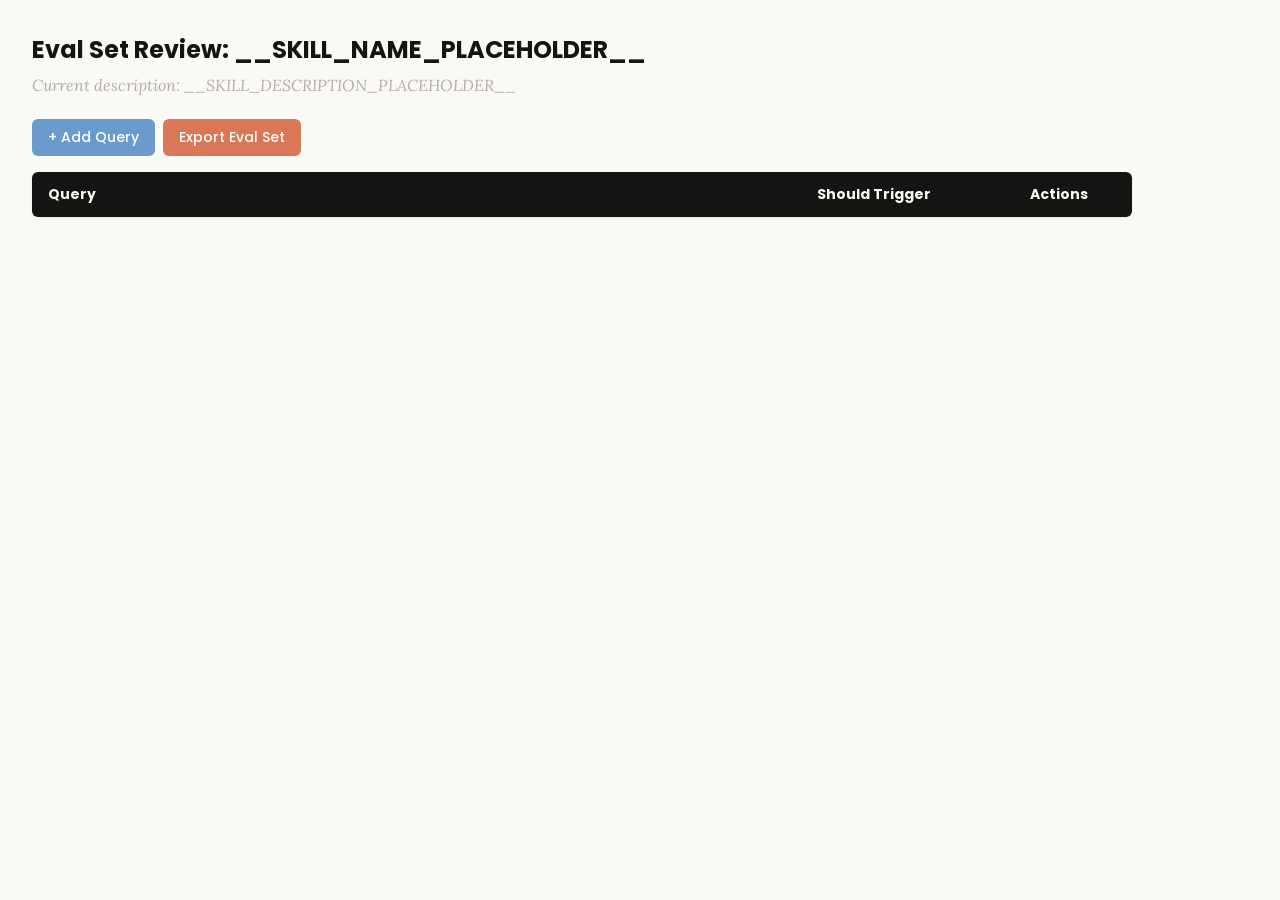
<file: .agents/skills/skill-creator/assets/eval_review.html>
<!DOCTYPE html>
<html lang="en">
<head>
  <meta charset="UTF-8">
  <meta name="viewport" content="width=device-width, initial-scale=1.0">
  <title>Eval Set Review - __SKILL_NAME_PLACEHOLDER__</title>
  <link rel="preconnect" href="https://fonts.googleapis.com">
  <link rel="preconnect" href="https://fonts.gstatic.com" crossorigin>
  <link href="https://fonts.googleapis.com/css2?family=Poppins:wght@500;600&family=Lora:wght@400;500&display=swap" rel="stylesheet">
  <style>
    * { box-sizing: border-box; margin: 0; padding: 0; }
    body { font-family: 'Lora', Georgia, serif; background: #faf9f5; padding: 2rem; color: #141413; }
    h1 { font-family: 'Poppins', sans-serif; margin-bottom: 0.5rem; font-size: 1.5rem; }
    .description { color: #b0aea5; margin-bottom: 1.5rem; font-style: italic; max-width: 900px; }
    .controls { margin-bottom: 1rem; display: flex; gap: 0.5rem; }
    .btn { font-family: 'Poppins', sans-serif; padding: 0.5rem 1rem; border: none; border-radius: 6px; cursor: pointer; font-size: 0.875rem; font-weight: 500; }
    .btn-add { background: #6a9bcc; color: white; }
    .btn-add:hover { background: #5889b8; }
    .btn-export { background: #d97757; color: white; }
    .btn-export:hover { background: #c4613f; }
    table { width: 100%; max-width: 1100px; border-collapse: collapse; background: white; border-radius: 6px; overflow: hidden; box-shadow: 0 1px 3px rgba(0,0,0,0.08); }
    th { font-family: 'Poppins', sans-serif; background: #141413; color: #faf9f5; padding: 0.75rem 1rem; text-align: left; font-size: 0.875rem; }
    td { padding: 0.75rem 1rem; border-bottom: 1px solid #e8e6dc; vertical-align: top; }
    tr:nth-child(even) td { background: #faf9f5; }
    tr:hover td { background: #f3f1ea; }
    .section-header td { background: #e8e6dc; font-family: 'Poppins', sans-serif; font-weight: 500; font-size: 0.8rem; color: #141413; text-transform: uppercase; letter-spacing: 0.05em; }
    .query-input { width: 100%; padding: 0.4rem; border: 1px solid #e8e6dc; border-radius: 4px; font-size: 0.875rem; font-family: 'Lora', Georgia, serif; resize: vertical; min-height: 60px; }
    .query-input:focus { outline: none; border-color: #d97757; box-shadow: 0 0 0 2px rgba(217,119,87,0.15); }
    .toggle { position: relative; display: inline-block; width: 44px; height: 24px; }
    .toggle input { opacity: 0; width: 0; height: 0; }
    .toggle .slider { position: absolute; inset: 0; background: #b0aea5; border-radius: 24px; cursor: pointer; transition: 0.2s; }
    .toggle .slider::before { content: ""; position: absolute; width: 18px; height: 18px; left: 3px; bottom: 3px; background: white; border-radius: 50%; transition: 0.2s; }
    .toggle input:checked + .slider { background: #d97757; }
    .toggle input:checked + .slider::before { transform: translateX(20px); }
    .btn-delete { background: #c44; color: white; padding: 0.3rem 0.6rem; border: none; border-radius: 4px; cursor: pointer; font-size: 0.75rem; font-family: 'Poppins', sans-serif; }
    .btn-delete:hover { background: #a33; }
    .summary { margin-top: 1rem; color: #b0aea5; font-size: 0.875rem; }
  </style>
</head>
<body>
  <h1>Eval Set Review: <span id="skill-name">__SKILL_NAME_PLACEHOLDER__</span></h1>
  <p class="description">Current description: <span id="skill-desc">__SKILL_DESCRIPTION_PLACEHOLDER__</span></p>

  <div class="controls">
    <button class="btn btn-add" onclick="addRow()">+ Add Query</button>
    <button class="btn btn-export" onclick="exportEvalSet()">Export Eval Set</button>
  </div>

  <table>
    <thead>
      <tr>
        <th style="width:65%">Query</th>
        <th style="width:18%">Should Trigger</th>
        <th style="width:10%">Actions</th>
      </tr>
    </thead>
    <tbody id="eval-body"></tbody>
  </table>

  <p class="summary" id="summary"></p>

  <script>
    const EVAL_DATA = __EVAL_DATA_PLACEHOLDER__;

    let evalItems = [...EVAL_DATA];

    function render() {
      const tbody = document.getElementById('eval-body');
      tbody.innerHTML = '';

      // Sort: should-trigger first, then should-not-trigger
      const sorted = evalItems
        .map((item, origIdx) => ({ ...item, origIdx }))
        .sort((a, b) => (b.should_trigger ? 1 : 0) - (a.should_trigger ? 1 : 0));

      let lastGroup = null;
      sorted.forEach(item => {
        const group = item.should_trigger ? 'trigger' : 'no-trigger';
        if (group !== lastGroup) {
          const headerRow = document.createElement('tr');
          headerRow.className = 'section-header';
          headerRow.innerHTML = `<td colspan="3">${item.should_trigger ? 'Should Trigger' : 'Should NOT Trigger'}</td>`;
          tbody.appendChild(headerRow);
          lastGroup = group;
        }

        const idx = item.origIdx;
        const tr = document.createElement('tr');
        tr.innerHTML = `
          <td><textarea class="query-input" onchange="updateQuery(${idx}, this.value)">${escapeHtml(item.query)}</textarea></td>
          <td>
            <label class="toggle">
              <input type="checkbox" ${item.should_trigger ? 'checked' : ''} onchange="updateTrigger(${idx}, this.checked)">
              <span class="slider"></span>
            </label>
            <span style="margin-left:8px;font-size:0.8rem;color:#b0aea5">${item.should_trigger ? 'Yes' : 'No'}</span>
          </td>
          <td><button class="btn-delete" onclick="deleteRow(${idx})">Delete</button></td>
        `;
        tbody.appendChild(tr);
      });
      updateSummary();
    }

    function escapeHtml(text) {
      const div = document.createElement('div');
      div.textContent = text;
      return div.innerHTML;
    }

    function updateQuery(idx, value) { evalItems[idx].query = value; updateSummary(); }
    function updateTrigger(idx, value) { evalItems[idx].should_trigger = value; render(); }
    function deleteRow(idx) { evalItems.splice(idx, 1); render(); }

    function addRow() {
      evalItems.push({ query: '', should_trigger: true });
      render();
      const inputs = document.querySelectorAll('.query-input');
      inputs[inputs.length - 1].focus();
    }

    function updateSummary() {
      const trigger = evalItems.filter(i => i.should_trigger).length;
      const noTrigger = evalItems.filter(i => !i.should_trigger).length;
      document.getElementById('summary').textContent =
        `${evalItems.length} queries total: ${trigger} should trigger, ${noTrigger} should not trigger`;
    }

    function exportEvalSet() {
      const valid = evalItems.filter(i => i.query.trim() !== '');
      const data = valid.map(i => ({ query: i.query.trim(), should_trigger: i.should_trigger }));
      const blob = new Blob([JSON.stringify(data, null, 2)], { type: 'application/json' });
      const url = URL.createObjectURL(blob);
      const a = document.createElement('a');
      a.href = url;
      a.download = 'eval_set.json';
      document.body.appendChild(a);
      a.click();
      document.body.removeChild(a);
      URL.revokeObjectURL(url);
    }

    render();
  </script>
</body>
</html>
</file>
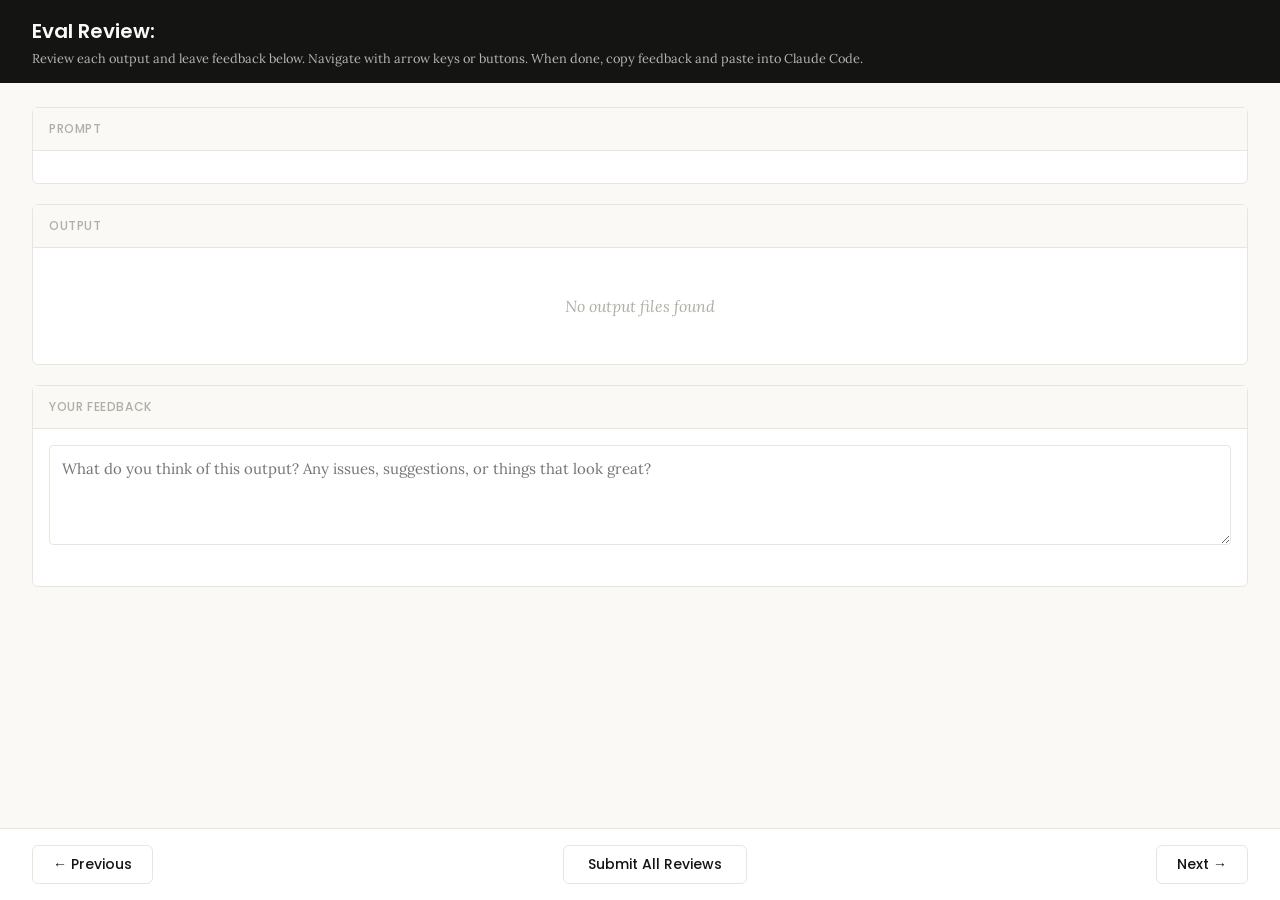
<file: .agents/skills/skill-creator/eval-viewer/viewer.html>
<!DOCTYPE html>
<html lang="en">
<head>
  <meta charset="UTF-8">
  <meta name="viewport" content="width=device-width, initial-scale=1.0">
  <title>Eval Review</title>
  <link rel="preconnect" href="https://fonts.googleapis.com">
  <link rel="preconnect" href="https://fonts.gstatic.com" crossorigin>
  <link href="https://fonts.googleapis.com/css2?family=Poppins:wght@500;600&family=Lora:wght@400;500&display=swap" rel="stylesheet">
  <script src="https://cdn.sheetjs.com/xlsx-0.20.3/package/dist/xlsx.full.min.js" integrity="sha384-EnyY0/GSHQGSxSgMwaIPzSESbqoOLSexfnSMN2AP+39Ckmn92stwABZynq1JyzdT" crossorigin="anonymous"></script>
  <style>
    :root {
      --bg: #faf9f5;
      --surface: #ffffff;
      --border: #e8e6dc;
      --text: #141413;
      --text-muted: #b0aea5;
      --accent: #d97757;
      --accent-hover: #c4613f;
      --green: #788c5d;
      --green-bg: #eef2e8;
      --red: #c44;
      --red-bg: #fceaea;
      --header-bg: #141413;
      --header-text: #faf9f5;
      --radius: 6px;
    }

    * { box-sizing: border-box; margin: 0; padding: 0; }

    body {
      font-family: 'Lora', Georgia, serif;
      background: var(--bg);
      color: var(--text);
      height: 100vh;
      display: flex;
      flex-direction: column;
    }

    /* ---- Header ---- */
    .header {
      background: var(--header-bg);
      color: var(--header-text);
      padding: 1rem 2rem;
      display: flex;
      justify-content: space-between;
      align-items: center;
      flex-shrink: 0;
    }
    .header h1 {
      font-family: 'Poppins', sans-serif;
      font-size: 1.25rem;
      font-weight: 600;
    }
    .header .instructions {
      font-size: 0.8rem;
      opacity: 0.7;
      margin-top: 0.25rem;
    }
    .header .progress {
      font-size: 0.875rem;
      opacity: 0.8;
      text-align: right;
    }

    /* ---- Main content ---- */
    .main {
      flex: 1;
      overflow-y: auto;
      padding: 1.5rem 2rem;
      display: flex;
      flex-direction: column;
      gap: 1.25rem;
    }

    /* ---- Sections ---- */
    .section {
      background: var(--surface);
      border: 1px solid var(--border);
      border-radius: var(--radius);
      flex-shrink: 0;
    }
    .section-header {
      font-family: 'Poppins', sans-serif;
      padding: 0.75rem 1rem;
      font-size: 0.75rem;
      font-weight: 500;
      text-transform: uppercase;
      letter-spacing: 0.05em;
      color: var(--text-muted);
      border-bottom: 1px solid var(--border);
      background: var(--bg);
    }
    .section-body {
      padding: 1rem;
    }

    /* ---- Config badge ---- */
    .config-badge {
      display: inline-block;
      padding: 0.2rem 0.625rem;
      border-radius: 9999px;
      font-family: 'Poppins', sans-serif;
      font-size: 0.6875rem;
      font-weight: 600;
      text-transform: uppercase;
      letter-spacing: 0.03em;
      margin-left: 0.75rem;
      vertical-align: middle;
    }
    .config-badge.config-primary {
      background: rgba(33, 150, 243, 0.12);
      color: #1976d2;
    }
    .config-badge.config-baseline {
      background: rgba(255, 193, 7, 0.15);
      color: #f57f17;
    }

    /* ---- Prompt ---- */
    .prompt-text {
      white-space: pre-wrap;
      font-size: 0.9375rem;
      line-height: 1.6;
    }

    /* ---- Outputs ---- */
    .output-file {
      border: 1px solid var(--border);
      border-radius: var(--radius);
      overflow: hidden;
    }
    .output-file + .output-file {
      margin-top: 1rem;
    }
    .output-file-header {
      padding: 0.5rem 0.75rem;
      font-size: 0.8rem;
      font-weight: 600;
      color: var(--text-muted);
      background: var(--bg);
      border-bottom: 1px solid var(--border);
      font-family: 'SF Mono', SFMono-Regular, Consolas, 'Liberation Mono', Menlo, monospace;
      display: flex;
      justify-content: space-between;
      align-items: center;
    }
    .output-file-header .dl-btn {
      font-size: 0.7rem;
      color: var(--accent);
      text-decoration: none;
      cursor: pointer;
      font-family: -apple-system, BlinkMacSystemFont, 'Segoe UI', sans-serif;
      font-weight: 500;
      opacity: 0.8;
    }
    .output-file-header .dl-btn:hover {
      opacity: 1;
      text-decoration: underline;
    }
    .output-file-content {
      padding: 0.75rem;
      overflow-x: auto;
    }
    .output-file-content pre {
      font-size: 0.8125rem;
      line-height: 1.5;
      white-space: pre-wrap;
      word-break: break-word;
      font-family: 'SF Mono', SFMono-Regular, Consolas, 'Liberation Mono', Menlo, monospace;
    }
    .output-file-content img {
      max-width: 100%;
      height: auto;
      border-radius: 4px;
    }
    .output-file-content iframe {
      width: 100%;
      height: 600px;
      border: none;
    }
    .output-file-content table {
      border-collapse: collapse;
      font-size: 0.8125rem;
      width: 100%;
    }
    .output-file-content table td,
    .output-file-content table th {
      border: 1px solid var(--border);
      padding: 0.375rem 0.5rem;
      text-align: left;
    }
    .output-file-content table th {
      background: var(--bg);
      font-weight: 600;
    }
    .output-file-content .download-link {
      display: inline-flex;
      align-items: center;
      gap: 0.5rem;
      padding: 0.5rem 1rem;
      background: var(--bg);
      border: 1px solid var(--border);
      border-radius: 4px;
      color: var(--accent);
      text-decoration: none;
      font-size: 0.875rem;
      cursor: pointer;
    }
    .output-file-content .download-link:hover {
      background: var(--border);
    }
    .empty-state {
      color: var(--text-muted);
      font-style: italic;
      padding: 2rem;
      text-align: center;
    }

    /* ---- Feedback ---- */
    .prev-feedback {
      background: var(--bg);
      border: 1px solid var(--border);
      border-radius: 4px;
      padding: 0.625rem 0.75rem;
      margin-top: 0.75rem;
      font-size: 0.8125rem;
      color: var(--text-muted);
      line-height: 1.5;
    }
    .prev-feedback-label {
      font-size: 0.7rem;
      font-weight: 600;
      text-transform: uppercase;
      letter-spacing: 0.04em;
      margin-bottom: 0.25rem;
      color: var(--text-muted);
    }
    .feedback-textarea {
      width: 100%;
      min-height: 100px;
      padding: 0.75rem;
      border: 1px solid var(--border);
      border-radius: 4px;
      font-family: inherit;
      font-size: 0.9375rem;
      line-height: 1.5;
      resize: vertical;
      color: var(--text);
    }
    .feedback-textarea:focus {
      outline: none;
      border-color: var(--accent);
      box-shadow: 0 0 0 3px rgba(37, 99, 235, 0.1);
    }
    .feedback-status {
      font-size: 0.75rem;
      color: var(--text-muted);
      margin-top: 0.5rem;
      min-height: 1.1em;
    }

    /* ---- Grades (collapsible) ---- */
    .grades-toggle {
      display: flex;
      align-items: center;
      cursor: pointer;
      user-select: none;
    }
    .grades-toggle:hover {
      color: var(--accent);
    }
    .grades-toggle .arrow {
      margin-right: 0.5rem;
      transition: transform 0.15s;
      font-size: 0.75rem;
    }
    .grades-toggle .arrow.open {
      transform: rotate(90deg);
    }
    .grades-content {
      display: none;
      margin-top: 0.75rem;
    }
    .grades-content.open {
      display: block;
    }
    .grades-summary {
      font-size: 0.875rem;
      margin-bottom: 0.75rem;
      display: flex;
      align-items: center;
      gap: 0.5rem;
    }
    .grade-badge {
      display: inline-block;
      padding: 0.125rem 0.5rem;
      border-radius: 9999px;
      font-size: 0.75rem;
      font-weight: 600;
    }
    .grade-pass { background: var(--green-bg); color: var(--green); }
    .grade-fail { background: var(--red-bg); color: var(--red); }
    .assertion-list {
      list-style: none;
    }
    .assertion-item {
      padding: 0.625rem 0;
      border-bottom: 1px solid var(--border);
      font-size: 0.8125rem;
    }
    .assertion-item:last-child { border-bottom: none; }
    .assertion-status {
      font-weight: 600;
      margin-right: 0.5rem;
    }
    .assertion-status.pass { color: var(--green); }
    .assertion-status.fail { color: var(--red); }
    .assertion-evidence {
      color: var(--text-muted);
      font-size: 0.75rem;
      margin-top: 0.25rem;
      padding-left: 1.5rem;
    }

    /* ---- View tabs ---- */
    .view-tabs {
      display: flex;
      gap: 0;
      padding: 0 2rem;
      background: var(--bg);
      border-bottom: 1px solid var(--border);
      flex-shrink: 0;
    }
    .view-tab {
      font-family: 'Poppins', sans-serif;
      padding: 0.625rem 1.25rem;
      font-size: 0.8125rem;
      font-weight: 500;
      cursor: pointer;
      border: none;
      background: none;
      color: var(--text-muted);
      border-bottom: 2px solid transparent;
      transition: all 0.15s;
    }
    .view-tab:hover { color: var(--text); }
    .view-tab.active {
      color: var(--accent);
      border-bottom-color: var(--accent);
    }
    .view-panel { display: none; }
    .view-panel.active { display: flex; flex-direction: column; flex: 1; overflow: hidden; }

    /* ---- Benchmark view ---- */
    .benchmark-view {
      padding: 1.5rem 2rem;
      overflow-y: auto;
      flex: 1;
    }
    .benchmark-table {
      border-collapse: collapse;
      background: var(--surface);
      border: 1px solid var(--border);
      border-radius: var(--radius);
      font-size: 0.8125rem;
      width: 100%;
      margin-bottom: 1.5rem;
    }
    .benchmark-table th, .benchmark-table td {
      padding: 0.625rem 0.75rem;
      text-align: left;
      border: 1px solid var(--border);
    }
    .benchmark-table th {
      font-family: 'Poppins', sans-serif;
      background: var(--header-bg);
      color: var(--header-text);
      font-weight: 500;
      font-size: 0.75rem;
      text-transform: uppercase;
      letter-spacing: 0.04em;
    }
    .benchmark-table tr:hover { background: var(--bg); }
    .benchmark-table tr.benchmark-row-with { background: rgba(33, 150, 243, 0.06); }
    .benchmark-table tr.benchmark-row-without { background: rgba(255, 193, 7, 0.06); }
    .benchmark-table tr.benchmark-row-with:hover { background: rgba(33, 150, 243, 0.12); }
    .benchmark-table tr.benchmark-row-without:hover { background: rgba(255, 193, 7, 0.12); }
    .benchmark-table tr.benchmark-row-avg { font-weight: 600; border-top: 2px solid var(--border); }
    .benchmark-table tr.benchmark-row-avg.benchmark-row-with { background: rgba(33, 150, 243, 0.12); }
    .benchmark-table tr.benchmark-row-avg.benchmark-row-without { background: rgba(255, 193, 7, 0.12); }
    .benchmark-delta-positive { color: var(--green); font-weight: 600; }
    .benchmark-delta-negative { color: var(--red); font-weight: 600; }
    .benchmark-notes {
      background: var(--surface);
      border: 1px solid var(--border);
      border-radius: var(--radius);
      padding: 1rem;
    }
    .benchmark-notes h3 {
      font-family: 'Poppins', sans-serif;
      font-size: 0.875rem;
      margin-bottom: 0.75rem;
    }
    .benchmark-notes ul {
      list-style: disc;
      padding-left: 1.25rem;
    }
    .benchmark-notes li {
      font-size: 0.8125rem;
      line-height: 1.6;
      margin-bottom: 0.375rem;
    }
    .benchmark-empty {
      color: var(--text-muted);
      font-style: italic;
      text-align: center;
      padding: 3rem;
    }

    /* ---- Navigation ---- */
    .nav {
      display: flex;
      justify-content: space-between;
      align-items: center;
      padding: 1rem 2rem;
      border-top: 1px solid var(--border);
      background: var(--surface);
      flex-shrink: 0;
    }
    .nav-btn {
      font-family: 'Poppins', sans-serif;
      padding: 0.5rem 1.25rem;
      border: 1px solid var(--border);
      border-radius: var(--radius);
      background: var(--surface);
      cursor: pointer;
      font-size: 0.875rem;
      font-weight: 500;
      color: var(--text);
      transition: all 0.15s;
    }
    .nav-btn:hover:not(:disabled) {
      background: var(--bg);
      border-color: var(--text-muted);
    }
    .nav-btn:disabled {
      opacity: 0.4;
      cursor: not-allowed;
    }
    .done-btn {
      font-family: 'Poppins', sans-serif;
      padding: 0.5rem 1.5rem;
      border: 1px solid var(--border);
      border-radius: var(--radius);
      background: var(--surface);
      color: var(--text);
      cursor: pointer;
      font-size: 0.875rem;
      font-weight: 500;
      transition: all 0.15s;
    }
    .done-btn:hover {
      background: var(--bg);
      border-color: var(--text-muted);
    }
    .done-btn.ready {
      border: none;
      background: var(--accent);
      color: white;
      font-weight: 600;
    }
    .done-btn.ready:hover {
      background: var(--accent-hover);
    }
    /* ---- Done overlay ---- */
    .done-overlay {
      display: none;
      position: fixed;
      inset: 0;
      background: rgba(0, 0, 0, 0.5);
      z-index: 100;
      justify-content: center;
      align-items: center;
    }
    .done-overlay.visible {
      display: flex;
    }
    .done-card {
      background: var(--surface);
      border-radius: 12px;
      padding: 2rem 3rem;
      text-align: center;
      box-shadow: 0 20px 60px rgba(0, 0, 0, 0.3);
      max-width: 500px;
    }
    .done-card h2 {
      font-size: 1.5rem;
      margin-bottom: 0.5rem;
    }
    .done-card p {
      color: var(--text-muted);
      margin-bottom: 1.5rem;
      line-height: 1.5;
    }
    .done-card .btn-row {
      display: flex;
      gap: 0.5rem;
      justify-content: center;
    }
    .done-card button {
      padding: 0.5rem 1.25rem;
      border: 1px solid var(--border);
      border-radius: var(--radius);
      background: var(--surface);
      cursor: pointer;
      font-size: 0.875rem;
    }
    .done-card button:hover {
      background: var(--bg);
    }
    /* ---- Toast ---- */
    .toast {
      position: fixed;
      bottom: 5rem;
      left: 50%;
      transform: translateX(-50%);
      background: var(--header-bg);
      color: var(--header-text);
      padding: 0.625rem 1.25rem;
      border-radius: var(--radius);
      font-size: 0.875rem;
      opacity: 0;
      transition: opacity 0.3s;
      pointer-events: none;
      z-index: 200;
    }
    .toast.visible {
      opacity: 1;
    }
  </style>
</head>
<body>
  <div id="app" style="height:100vh; display:flex; flex-direction:column;">
    <div class="header">
      <div>
        <h1>Eval Review: <span id="skill-name"></span></h1>
        <div class="instructions">Review each output and leave feedback below. Navigate with arrow keys or buttons. When done, copy feedback and paste into Claude Code.</div>
      </div>
      <div class="progress" id="progress"></div>
    </div>

    <!-- View tabs (only shown when benchmark data exists) -->
    <div class="view-tabs" id="view-tabs" style="display:none;">
      <button class="view-tab active" onclick="switchView('outputs')">Outputs</button>
      <button class="view-tab" onclick="switchView('benchmark')">Benchmark</button>
    </div>

    <!-- Outputs panel (qualitative review) -->
    <div class="view-panel active" id="panel-outputs">
    <div class="main">
      <!-- Prompt -->
      <div class="section">
        <div class="section-header">Prompt <span class="config-badge" id="config-badge" style="display:none;"></span></div>
        <div class="section-body">
          <div class="prompt-text" id="prompt-text"></div>
        </div>
      </div>

      <!-- Outputs -->
      <div class="section">
        <div class="section-header">Output</div>
        <div class="section-body" id="outputs-body">
          <div class="empty-state">No output files found</div>
        </div>
      </div>

      <!-- Previous Output (collapsible) -->
      <div class="section" id="prev-outputs-section" style="display:none;">
        <div class="section-header">
          <div class="grades-toggle" onclick="togglePrevOutputs()">
            <span class="arrow" id="prev-outputs-arrow">&#9654;</span>
            Previous Output
          </div>
        </div>
        <div class="grades-content" id="prev-outputs-content"></div>
      </div>

      <!-- Grades (collapsible) -->
      <div class="section" id="grades-section" style="display:none;">
        <div class="section-header">
          <div class="grades-toggle" onclick="toggleGrades()">
            <span class="arrow" id="grades-arrow">&#9654;</span>
            Formal Grades
          </div>
        </div>
        <div class="grades-content" id="grades-content"></div>
      </div>

      <!-- Feedback -->
      <div class="section">
        <div class="section-header">Your Feedback</div>
        <div class="section-body">
          <textarea
            class="feedback-textarea"
            id="feedback"
            placeholder="What do you think of this output? Any issues, suggestions, or things that look great?"
          ></textarea>
          <div class="feedback-status" id="feedback-status"></div>
          <div class="prev-feedback" id="prev-feedback" style="display:none;">
            <div class="prev-feedback-label">Previous feedback</div>
            <div id="prev-feedback-text"></div>
          </div>
        </div>
      </div>
    </div>

    <div class="nav" id="outputs-nav">
      <button class="nav-btn" id="prev-btn" onclick="navigate(-1)">&#8592; Previous</button>
      <button class="done-btn" id="done-btn" onclick="showDoneDialog()">Submit All Reviews</button>
      <button class="nav-btn" id="next-btn" onclick="navigate(1)">Next &#8594;</button>
    </div>
    </div><!-- end panel-outputs -->

    <!-- Benchmark panel (quantitative stats) -->
    <div class="view-panel" id="panel-benchmark">
      <div class="benchmark-view" id="benchmark-content">
        <div class="benchmark-empty">No benchmark data available. Run a benchmark to see quantitative results here.</div>
      </div>
    </div>
  </div>

  <!-- Done overlay -->
  <div class="done-overlay" id="done-overlay">
    <div class="done-card">
      <h2>Review Complete</h2>
      <p>Your feedback has been saved. Go back to your Claude Code session and tell Claude you're done reviewing.</p>
      <div class="btn-row">
        <button onclick="closeDoneDialog()">OK</button>
      </div>
    </div>
  </div>

  <!-- Toast -->
  <div class="toast" id="toast"></div>

  <script>
    // ---- Embedded data (injected by generate_review.py) ----
    /*__EMBEDDED_DATA__*/

    // ---- State ----
    let feedbackMap = {};  // run_id -> feedback text
    let currentIndex = 0;
    let visitedRuns = new Set();

    // ---- Init ----
    async function init() {
      // Load saved feedback from server — but only if this isn't a fresh
      // iteration (indicated by previous_feedback being present). When
      // previous feedback exists, the feedback.json on disk is stale from
      // the prior iteration and should not pre-fill the textareas.
      const hasPrevious = Object.keys(EMBEDDED_DATA.previous_feedback || {}).length > 0
        || Object.keys(EMBEDDED_DATA.previous_outputs || {}).length > 0;
      if (!hasPrevious) {
        try {
          const resp = await fetch("/api/feedback");
          const data = await resp.json();
          if (data.reviews) {
            for (const r of data.reviews) feedbackMap[r.run_id] = r.feedback;
          }
        } catch { /* first run, no feedback yet */ }
      }

      document.getElementById("skill-name").textContent = EMBEDDED_DATA.skill_name;
      showRun(0);

      // Wire up feedback auto-save
      const textarea = document.getElementById("feedback");
      let saveTimeout = null;
      textarea.addEventListener("input", () => {
        clearTimeout(saveTimeout);
        document.getElementById("feedback-status").textContent = "";
        saveTimeout = setTimeout(() => saveCurrentFeedback(), 800);
      });
    }

    // ---- Navigation ----
    function navigate(delta) {
      const newIndex = currentIndex + delta;
      if (newIndex >= 0 && newIndex < EMBEDDED_DATA.runs.length) {
        saveCurrentFeedback();
        showRun(newIndex);
      }
    }

    function updateNavButtons() {
      document.getElementById("prev-btn").disabled = currentIndex === 0;
      document.getElementById("next-btn").disabled =
        currentIndex === EMBEDDED_DATA.runs.length - 1;
    }

    // ---- Show a run ----
    function showRun(index) {
      currentIndex = index;
      const run = EMBEDDED_DATA.runs[index];

      // Progress
      document.getElementById("progress").textContent =
        `${index + 1} of ${EMBEDDED_DATA.runs.length}`;

      // Prompt
      document.getElementById("prompt-text").textContent = run.prompt;

      // Config badge
      const badge = document.getElementById("config-badge");
      const configMatch = run.id.match(/(with_skill|without_skill|new_skill|old_skill)/);
      if (configMatch) {
        const config = configMatch[1];
        const isBaseline = config === "without_skill" || config === "old_skill";
        badge.textContent = config.replace(/_/g, " ");
        badge.className = "config-badge " + (isBaseline ? "config-baseline" : "config-primary");
        badge.style.display = "inline-block";
      } else {
        badge.style.display = "none";
      }

      // Outputs
      renderOutputs(run);

      // Previous outputs
      renderPrevOutputs(run);

      // Grades
      renderGrades(run);

      // Previous feedback
      const prevFb = (EMBEDDED_DATA.previous_feedback || {})[run.id];
      const prevEl = document.getElementById("prev-feedback");
      if (prevFb) {
        document.getElementById("prev-feedback-text").textContent = prevFb;
        prevEl.style.display = "block";
      } else {
        prevEl.style.display = "none";
      }

      // Feedback
      document.getElementById("feedback").value = feedbackMap[run.id] || "";
      document.getElementById("feedback-status").textContent = "";

      updateNavButtons();

      // Track visited runs and promote done button when all visited
      visitedRuns.add(index);
      const doneBtn = document.getElementById("done-btn");
      if (visitedRuns.size >= EMBEDDED_DATA.runs.length) {
        doneBtn.classList.add("ready");
      }

      // Scroll main content to top
      document.querySelector(".main").scrollTop = 0;
    }

    // ---- Render outputs ----
    function renderOutputs(run) {
      const container = document.getElementById("outputs-body");
      container.innerHTML = "";

      const outputs = run.outputs || [];
      if (outputs.length === 0) {
        container.innerHTML = '<div class="empty-state">No output files</div>';
        return;
      }

      for (const file of outputs) {
        const fileDiv = document.createElement("div");
        fileDiv.className = "output-file";

        // Always show file header with download link
        const header = document.createElement("div");
        header.className = "output-file-header";
        const nameSpan = document.createElement("span");
        nameSpan.textContent = file.name;
        header.appendChild(nameSpan);
        const dlBtn = document.createElement("a");
        dlBtn.className = "dl-btn";
        dlBtn.textContent = "Download";
        dlBtn.download = file.name;
        dlBtn.href = getDownloadUri(file);
        header.appendChild(dlBtn);
        fileDiv.appendChild(header);

        const content = document.createElement("div");
        content.className = "output-file-content";

        if (file.type === "text") {
          const pre = document.createElement("pre");
          pre.textContent = file.content;
          content.appendChild(pre);
        } else if (file.type === "image") {
          const img = document.createElement("img");
          img.src = file.data_uri;
          img.alt = file.name;
          content.appendChild(img);
        } else if (file.type === "pdf") {
          const iframe = document.createElement("iframe");
          iframe.src = file.data_uri;
          content.appendChild(iframe);
        } else if (file.type === "xlsx") {
          renderXlsx(content, file.data_b64);
        } else if (file.type === "binary") {
          const a = document.createElement("a");
          a.className = "download-link";
          a.href = file.data_uri;
          a.download = file.name;
          a.textContent = "Download " + file.name;
          content.appendChild(a);
        } else if (file.type === "error") {
          const pre = document.createElement("pre");
          pre.textContent = file.content;
          pre.style.color = "var(--red)";
          content.appendChild(pre);
        }

        fileDiv.appendChild(content);
        container.appendChild(fileDiv);
      }
    }

    // ---- XLSX rendering via SheetJS ----
    function renderXlsx(container, b64Data) {
      try {
        const raw = Uint8Array.from(atob(b64Data), c => c.charCodeAt(0));
        const wb = XLSX.read(raw, { type: "array" });

        for (let i = 0; i < wb.SheetNames.length; i++) {
          const sheetName = wb.SheetNames[i];
          const ws = wb.Sheets[sheetName];

          if (wb.SheetNames.length > 1) {
            const sheetLabel = document.createElement("div");
            sheetLabel.style.cssText =
              "font-weight:600; font-size:0.8rem; color:#b0aea5; margin-top:0.5rem; margin-bottom:0.25rem;";
            sheetLabel.textContent = "Sheet: " + sheetName;
            container.appendChild(sheetLabel);
          }

          const htmlStr = XLSX.utils.sheet_to_html(ws, { editable: false });
          const wrapper = document.createElement("div");
          wrapper.innerHTML = htmlStr;
          container.appendChild(wrapper);
        }
      } catch (err) {
        container.textContent = "Error rendering spreadsheet: " + err.message;
      }
    }

    // ---- Grades ----
    function renderGrades(run) {
      const section = document.getElementById("grades-section");
      const content = document.getElementById("grades-content");

      if (!run.grading) {
        section.style.display = "none";
        return;
      }

      const grading = run.grading;
      section.style.display = "block";
      // Reset to collapsed
      content.classList.remove("open");
      document.getElementById("grades-arrow").classList.remove("open");

      const summary = grading.summary || {};
      const expectations = grading.expectations || [];

      let html = '<div style="padding: 1rem;">';

      // Summary line
      const passRate = summary.pass_rate != null
        ? Math.round(summary.pass_rate * 100) + "%"
        : "?";
      const badgeClass = summary.pass_rate >= 0.8 ? "grade-pass" : summary.pass_rate >= 0.5 ? "" : "grade-fail";
      html += '<div class="grades-summary">';
      html += '<span class="grade-badge ' + badgeClass + '">' + passRate + '</span>';
      html += '<span>' + (summary.passed || 0) + ' passed, ' + (summary.failed || 0) + ' failed of ' + (summary.total || 0) + '</span>';
      html += '</div>';

      // Assertions list
      html += '<ul class="assertion-list">';
      for (const exp of expectations) {
        const statusClass = exp.passed ? "pass" : "fail";
        const statusIcon = exp.passed ? "\u2713" : "\u2717";
        html += '<li class="assertion-item">';
        html += '<span class="assertion-status ' + statusClass + '">' + statusIcon + '</span>';
        html += '<span>' + escapeHtml(exp.text) + '</span>';
        if (exp.evidence) {
          html += '<div class="assertion-evidence">' + escapeHtml(exp.evidence) + '</div>';
        }
        html += '</li>';
      }
      html += '</ul>';

      html += '</div>';
      content.innerHTML = html;
    }

    function toggleGrades() {
      const content = document.getElementById("grades-content");
      const arrow = document.getElementById("grades-arrow");
      content.classList.toggle("open");
      arrow.classList.toggle("open");
    }

    // ---- Previous outputs (collapsible) ----
    function renderPrevOutputs(run) {
      const section = document.getElementById("prev-outputs-section");
      const content = document.getElementById("prev-outputs-content");
      const prevOutputs = (EMBEDDED_DATA.previous_outputs || {})[run.id];

      if (!prevOutputs || prevOutputs.length === 0) {
        section.style.display = "none";
        return;
      }

      section.style.display = "block";
      // Reset to collapsed
      content.classList.remove("open");
      document.getElementById("prev-outputs-arrow").classList.remove("open");

      // Render the files into the content area
      content.innerHTML = "";
      const wrapper = document.createElement("div");
      wrapper.style.padding = "1rem";

      for (const file of prevOutputs) {
        const fileDiv = document.createElement("div");
        fileDiv.className = "output-file";

        const header = document.createElement("div");
        header.className = "output-file-header";
        const nameSpan = document.createElement("span");
        nameSpan.textContent = file.name;
        header.appendChild(nameSpan);
        const dlBtn = document.createElement("a");
        dlBtn.className = "dl-btn";
        dlBtn.textContent = "Download";
        dlBtn.download = file.name;
        dlBtn.href = getDownloadUri(file);
        header.appendChild(dlBtn);
        fileDiv.appendChild(header);

        const fc = document.createElement("div");
        fc.className = "output-file-content";

        if (file.type === "text") {
          const pre = document.createElement("pre");
          pre.textContent = file.content;
          fc.appendChild(pre);
        } else if (file.type === "image") {
          const img = document.createElement("img");
          img.src = file.data_uri;
          img.alt = file.name;
          fc.appendChild(img);
        } else if (file.type === "pdf") {
          const iframe = document.createElement("iframe");
          iframe.src = file.data_uri;
          fc.appendChild(iframe);
        } else if (file.type === "xlsx") {
          renderXlsx(fc, file.data_b64);
        } else if (file.type === "binary") {
          const a = document.createElement("a");
          a.className = "download-link";
          a.href = file.data_uri;
          a.download = file.name;
          a.textContent = "Download " + file.name;
          fc.appendChild(a);
        }

        fileDiv.appendChild(fc);
        wrapper.appendChild(fileDiv);
      }

      content.appendChild(wrapper);
    }

    function togglePrevOutputs() {
      const content = document.getElementById("prev-outputs-content");
      const arrow = document.getElementById("prev-outputs-arrow");
      content.classList.toggle("open");
      arrow.classList.toggle("open");
    }

    // ---- Feedback (saved to server -> feedback.json) ----
    function saveCurrentFeedback() {
      const run = EMBEDDED_DATA.runs[currentIndex];
      const text = document.getElementById("feedback").value;

      if (text.trim() === "") {
        delete feedbackMap[run.id];
      } else {
        feedbackMap[run.id] = text;
      }

      // Build reviews array from map
      const reviews = [];
      for (const [run_id, feedback] of Object.entries(feedbackMap)) {
        if (feedback.trim()) {
          reviews.push({ run_id, feedback, timestamp: new Date().toISOString() });
        }
      }

      fetch("/api/feedback", {
        method: "POST",
        headers: { "Content-Type": "application/json" },
        body: JSON.stringify({ reviews, status: "in_progress" }),
      }).then(() => {
        document.getElementById("feedback-status").textContent = "Saved";
      }).catch(() => {
        // Static mode or server unavailable — no-op on auto-save,
        // feedback will be downloaded on final submit
        document.getElementById("feedback-status").textContent = "Will download on submit";
      });
    }

    // ---- Done ----
    function showDoneDialog() {
      // Save current textarea to feedbackMap (but don't POST yet)
      const run = EMBEDDED_DATA.runs[currentIndex];
      const text = document.getElementById("feedback").value;
      if (text.trim() === "") {
        delete feedbackMap[run.id];
      } else {
        feedbackMap[run.id] = text;
      }

      // POST once with status: complete — include ALL runs so the model
      // can distinguish "no feedback" (looks good) from "not reviewed"
      const reviews = [];
      const ts = new Date().toISOString();
      for (const r of EMBEDDED_DATA.runs) {
        reviews.push({ run_id: r.id, feedback: feedbackMap[r.id] || "", timestamp: ts });
      }
      const payload = JSON.stringify({ reviews, status: "complete" }, null, 2);
      fetch("/api/feedback", {
        method: "POST",
        headers: { "Content-Type": "application/json" },
        body: payload,
      }).then(() => {
        document.getElementById("done-overlay").classList.add("visible");
      }).catch(() => {
        // Server not available (static mode) — download as file
        const blob = new Blob([payload], { type: "application/json" });
        const url = URL.createObjectURL(blob);
        const a = document.createElement("a");
        a.href = url;
        a.download = "feedback.json";
        a.click();
        URL.revokeObjectURL(url);
        document.getElementById("done-overlay").classList.add("visible");
      });
    }

    function closeDoneDialog() {
      // Reset status back to in_progress
      saveCurrentFeedback();
      document.getElementById("done-overlay").classList.remove("visible");
    }

    // ---- Toast ----
    function showToast(message) {
      const toast = document.getElementById("toast");
      toast.textContent = message;
      toast.classList.add("visible");
      setTimeout(() => toast.classList.remove("visible"), 2000);
    }

    // ---- Keyboard nav ----
    document.addEventListener("keydown", (e) => {
      // Don't capture when typing in textarea
      if (e.target.tagName === "TEXTAREA") return;

      if (e.key === "ArrowLeft" || e.key === "ArrowUp") {
        e.preventDefault();
        navigate(-1);
      } else if (e.key === "ArrowRight" || e.key === "ArrowDown") {
        e.preventDefault();
        navigate(1);
      }
    });

    // ---- Util ----
    function getDownloadUri(file) {
      if (file.data_uri) return file.data_uri;
      if (file.data_b64) return "data:application/octet-stream;base64," + file.data_b64;
      if (file.type === "text") return "data:text/plain;charset=utf-8," + encodeURIComponent(file.content);
      return "#";
    }

    function escapeHtml(text) {
      const div = document.createElement("div");
      div.textContent = text;
      return div.innerHTML;
    }

    // ---- View switching ----
    function switchView(view) {
      document.querySelectorAll(".view-tab").forEach(t => t.classList.remove("active"));
      document.querySelectorAll(".view-panel").forEach(p => p.classList.remove("active"));
      document.querySelector(`[onclick="switchView('${view}')"]`).classList.add("active");
      document.getElementById("panel-" + view).classList.add("active");
    }

    // ---- Benchmark rendering ----
    function renderBenchmark() {
      const data = EMBEDDED_DATA.benchmark;
      if (!data) return;

      // Show the tabs
      document.getElementById("view-tabs").style.display = "flex";

      const container = document.getElementById("benchmark-content");
      const summary = data.run_summary || {};
      const metadata = data.metadata || {};
      const notes = data.notes || [];

      let html = "";

      // Header
      html += "<h2 style='font-family: Poppins, sans-serif; margin-bottom: 0.5rem;'>Benchmark Results</h2>";
      html += "<p style='color: var(--text-muted); font-size: 0.875rem; margin-bottom: 1.25rem;'>";
      if (metadata.skill_name) html += "<strong>" + escapeHtml(metadata.skill_name) + "</strong> &mdash; ";
      if (metadata.timestamp) html += metadata.timestamp + " &mdash; ";
      if (metadata.evals_run) html += "Evals: " + metadata.evals_run.join(", ") + " &mdash; ";
      html += (metadata.runs_per_configuration || "?") + " runs per configuration";
      html += "</p>";

      // Summary table
      html += '<table class="benchmark-table">';

      function fmtStat(stat, pct) {
        if (!stat) return "—";
        const suffix = pct ? "%" : "";
        const m = pct ? (stat.mean * 100).toFixed(0) : stat.mean.toFixed(1);
        const s = pct ? (stat.stddev * 100).toFixed(0) : stat.stddev.toFixed(1);
        return m + suffix + " ± " + s + suffix;
      }

      function deltaClass(val) {
        if (!val) return "";
        const n = parseFloat(val);
        if (n > 0) return "benchmark-delta-positive";
        if (n < 0) return "benchmark-delta-negative";
        return "";
      }

      // Discover config names dynamically (everything except "delta")
      const configs = Object.keys(summary).filter(k => k !== "delta");
      const configA = configs[0] || "config_a";
      const configB = configs[1] || "config_b";
      const labelA = configA.replace(/_/g, " ").replace(/\b\w/g, c => c.toUpperCase());
      const labelB = configB.replace(/_/g, " ").replace(/\b\w/g, c => c.toUpperCase());
      const a = summary[configA] || {};
      const b = summary[configB] || {};
      const delta = summary.delta || {};

      html += "<thead><tr><th>Metric</th><th>" + escapeHtml(labelA) + "</th><th>" + escapeHtml(labelB) + "</th><th>Delta</th></tr></thead>";
      html += "<tbody>";

      html += "<tr><td><strong>Pass Rate</strong></td>";
      html += "<td>" + fmtStat(a.pass_rate, true) + "</td>";
      html += "<td>" + fmtStat(b.pass_rate, true) + "</td>";
      html += '<td class="' + deltaClass(delta.pass_rate) + '">' + (delta.pass_rate || "—") + "</td></tr>";

      // Time (only show row if data exists)
      if (a.time_seconds || b.time_seconds) {
        html += "<tr><td><strong>Time (s)</strong></td>";
        html += "<td>" + fmtStat(a.time_seconds, false) + "</td>";
        html += "<td>" + fmtStat(b.time_seconds, false) + "</td>";
        html += '<td class="' + deltaClass(delta.time_seconds) + '">' + (delta.time_seconds ? delta.time_seconds + "s" : "—") + "</td></tr>";
      }

      // Tokens (only show row if data exists)
      if (a.tokens || b.tokens) {
        html += "<tr><td><strong>Tokens</strong></td>";
        html += "<td>" + fmtStat(a.tokens, false) + "</td>";
        html += "<td>" + fmtStat(b.tokens, false) + "</td>";
        html += '<td class="' + deltaClass(delta.tokens) + '">' + (delta.tokens || "—") + "</td></tr>";
      }

      html += "</tbody></table>";

      // Per-eval breakdown (if runs data available)
      const runs = data.runs || [];
      if (runs.length > 0) {
        const evalIds = [...new Set(runs.map(r => r.eval_id))].sort((a, b) => a - b);

        html += "<h3 style='font-family: Poppins, sans-serif; margin-bottom: 0.75rem;'>Per-Eval Breakdown</h3>";

        const hasTime = runs.some(r => r.result && r.result.time_seconds != null);
        const hasErrors = runs.some(r => r.result && r.result.errors > 0);

        for (const evalId of evalIds) {
          const evalRuns = runs.filter(r => r.eval_id === evalId);
          const evalName = evalRuns[0] && evalRuns[0].eval_name ? evalRuns[0].eval_name : "Eval " + evalId;

          html += "<h4 style='font-family: Poppins, sans-serif; margin: 1rem 0 0.5rem; color: var(--text);'>" + escapeHtml(evalName) + "</h4>";
          html += '<table class="benchmark-table">';
          html += "<thead><tr><th>Config</th><th>Run</th><th>Pass Rate</th>";
          if (hasTime) html += "<th>Time (s)</th>";
          if (hasErrors) html += "<th>Crashes During Execution</th>";
          html += "</tr></thead>";
          html += "<tbody>";

          // Group by config and render with average rows
          const configGroups = [...new Set(evalRuns.map(r => r.configuration))];
          for (let ci = 0; ci < configGroups.length; ci++) {
            const config = configGroups[ci];
            const configRuns = evalRuns.filter(r => r.configuration === config);
            if (configRuns.length === 0) continue;

            const rowClass = ci === 0 ? "benchmark-row-with" : "benchmark-row-without";
            const configLabel = config.replace(/_/g, " ").replace(/\b\w/g, c => c.toUpperCase());

            for (const run of configRuns) {
              const r = run.result || {};
              const prClass = r.pass_rate >= 0.8 ? "benchmark-delta-positive" : r.pass_rate < 0.5 ? "benchmark-delta-negative" : "";
              html += '<tr class="' + rowClass + '">';
              html += "<td>" + configLabel + "</td>";
              html += "<td>" + run.run_number + "</td>";
              html += '<td class="' + prClass + '">' + ((r.pass_rate || 0) * 100).toFixed(0) + "% (" + (r.passed || 0) + "/" + (r.total || 0) + ")</td>";
              if (hasTime) html += "<td>" + (r.time_seconds != null ? r.time_seconds.toFixed(1) : "—") + "</td>";
              if (hasErrors) html += "<td>" + (r.errors || 0) + "</td>";
              html += "</tr>";
            }

            // Average row
            const rates = configRuns.map(r => (r.result || {}).pass_rate || 0);
            const avgRate = rates.reduce((a, b) => a + b, 0) / rates.length;
            const avgPrClass = avgRate >= 0.8 ? "benchmark-delta-positive" : avgRate < 0.5 ? "benchmark-delta-negative" : "";
            html += '<tr class="benchmark-row-avg ' + rowClass + '">';
            html += "<td>" + configLabel + "</td>";
            html += "<td>Avg</td>";
            html += '<td class="' + avgPrClass + '">' + (avgRate * 100).toFixed(0) + "%</td>";
            if (hasTime) {
              const times = configRuns.map(r => (r.result || {}).time_seconds).filter(t => t != null);
              html += "<td>" + (times.length ? (times.reduce((a, b) => a + b, 0) / times.length).toFixed(1) : "—") + "</td>";
            }
            if (hasErrors) html += "<td></td>";
            html += "</tr>";
          }
          html += "</tbody></table>";

          // Per-assertion detail for this eval
          const runsWithExpectations = {};
          for (const config of configGroups) {
            runsWithExpectations[config] = evalRuns.filter(r => r.configuration === config && r.expectations && r.expectations.length > 0);
          }
          const hasAnyExpectations = Object.values(runsWithExpectations).some(runs => runs.length > 0);
          if (hasAnyExpectations) {
            // Collect all unique assertion texts across all configs
            const allAssertions = [];
            const seen = new Set();
            for (const config of configGroups) {
              for (const run of runsWithExpectations[config]) {
                for (const exp of (run.expectations || [])) {
                  if (!seen.has(exp.text)) {
                    seen.add(exp.text);
                    allAssertions.push(exp.text);
                  }
                }
              }
            }

            html += '<table class="benchmark-table" style="margin-top: 0.5rem;">';
            html += "<thead><tr><th>Assertion</th>";
            for (const config of configGroups) {
              const label = config.replace(/_/g, " ").replace(/\b\w/g, c => c.toUpperCase());
              html += "<th>" + escapeHtml(label) + "</th>";
            }
            html += "</tr></thead><tbody>";

            for (const assertionText of allAssertions) {
              html += "<tr><td>" + escapeHtml(assertionText) + "</td>";

              for (const config of configGroups) {
                html += "<td>";
                for (const run of runsWithExpectations[config]) {
                  const exp = (run.expectations || []).find(e => e.text === assertionText);
                  if (exp) {
                    const cls = exp.passed ? "benchmark-delta-positive" : "benchmark-delta-negative";
                    const icon = exp.passed ? "\u2713" : "\u2717";
                    html += '<span class="' + cls + '" title="Run ' + run.run_number + ': ' + escapeHtml(exp.evidence || "") + '">' + icon + "</span> ";
                  } else {
                    html += "— ";
                  }
                }
                html += "</td>";
              }
              html += "</tr>";
            }
            html += "</tbody></table>";
          }
        }
      }

      // Notes
      if (notes.length > 0) {
        html += '<div class="benchmark-notes">';
        html += "<h3>Analysis Notes</h3>";
        html += "<ul>";
        for (const note of notes) {
          html += "<li>" + escapeHtml(note) + "</li>";
        }
        html += "</ul></div>";
      }

      container.innerHTML = html;
    }

    // ---- Start ----
    init();
    renderBenchmark();
  </script>
</body>
</html>
</file>
<file: v1/style.css>
@import url('https://fonts.googleapis.com/css2?family=Bodoni+Moda:ital,opsz,wght@0,6..96,400;0,6..96,500;0,6..96,600;0,6..96,700;1,6..96,400;1,6..96,600&family=Inter:wght@300;400;500;600;700&display=swap');

:root {
  --rk-primary: #0a3725;
  --rk-primary-dark: #051f15;
  --rk-gold: #c59b27;
  --rk-gold-light: #dfba53;
  --rk-bg: #e9e5dc;
  --rk-bg-cream: #e9e5dc;
  --rk-footer-bg: #0a3725;
  --rk-footer-dark: #051f15;
  --rk-text: #0a3725;
  --rk-text-muted: #335446;
  --rk-border: rgba(10, 55, 37, 0.2);
  --rk-sale: #0a3725;
  --rk-sale-bg: #e2ede7;
  --font-serif: 'Bodoni Moda', Georgia, serif;
  --font-sans: 'Inter', -apple-system, sans-serif;
  --transition: all 0.3s cubic-bezier(0.25, 0.46, 0.45, 0.94);
}

* { margin: 0; padding: 0; box-sizing: border-box; }
html { scroll-behavior: smooth; }
body {
  background-color: var(--rk-bg);
  color: var(--rk-text);
  font-family: var(--font-sans);
  font-size: 14px;
  line-height: 1.5;
  overflow-x: hidden;
}

h1, h2, h3, h4, h5, .serif {
  font-family: var(--font-serif);
  color: var(--rk-primary);
  font-weight: 500;
  letter-spacing: 0.5px;
}

a { color: inherit; text-decoration: none; transition: var(--transition); }
button, input, select { font-family: inherit; }
img { max-width: 100%; height: auto; display: block; }

/* 1. Ritu Kumar Top Bar */
.rk-topbar {
  background: #051f15;
  color: #e9e5dc;
  font-size: 11px;
  font-weight: 600;
  letter-spacing: 1.5px;
  text-transform: uppercase;
  padding: 9px 40px;
  display: flex;
  justify-content: space-between;
  align-items: center;
  border-bottom: 1px solid rgba(233, 229, 220, 0.15);
}
.rk-topbar a { color: #ffffff; }
.rk-topbar a:hover { color: var(--rk-gold-light); }

/* 2. Ritu Kumar Header (Logo Center, Mega Menu) */
.rk-header-main {
  position: sticky;
  top: 0;
  background: #e9e5dc;
  z-index: 1000;
  border-bottom: 1px solid var(--rk-border);
  box-shadow: 0 4px 20px rgba(10, 55, 37, 0.06);
}
.rk-header-top-row {
  max-width: 1440px;
  margin: 0 auto;
  padding: 18px 40px 14px;
  display: flex;
  align-items: center;
  justify-content: space-between;
}
.rk-header-left {
  display: flex;
  align-items: center;
  gap: 24px;
  font-size: 11px;
  letter-spacing: 1.5px;
  font-weight: 600;
  color: var(--rk-text-muted);
  text-transform: uppercase;
}
.rk-brand-logo {
  display: flex;
  flex-direction: column;
  align-items: center;
  text-align: center;
}
.rk-brand-logo img {
  height: 50px;
  width: auto;
  object-fit: contain;
  display: block;
  margin: 0 auto;
}
.rk-brand-name {
  font-family: var(--font-serif);
  font-size: 26px;
  font-weight: 700;
  letter-spacing: 6px;
  color: var(--rk-primary);
  text-transform: uppercase;
}
.rk-brand-tagline {
  font-size: 9px;
  letter-spacing: 3.5px;
  color: var(--rk-gold);
  font-weight: 700;
  text-transform: uppercase;
}
.rk-header-right {
  display: flex;
  align-items: center;
  gap: 22px;
}
.rk-icon-btn {
  background: none;
  border: none;
  cursor: pointer;
  color: var(--rk-primary);
  position: relative;
  display: flex;
  align-items: center;
  gap: 6px;
  font-size: 12px;
  font-weight: 600;
  letter-spacing: 1px;
  text-transform: uppercase;
  transition: var(--transition);
}
.rk-icon-btn:hover { color: var(--rk-gold); }
.rk-cart-badge {
  position: absolute;
  top: -8px;
  right: -10px;
  background: var(--rk-primary);
  color: #fff;
  border: 1px solid var(--rk-gold);
  font-size: 10px;
  font-weight: 700;
  width: 18px;
  height: 18px;
  border-radius: 50%;
  display: flex;
  align-items: center;
  justify-content: center;
}

/* Nav & Mega Menu */
.rk-nav-row {
  border-top: 1px solid rgba(10, 55, 37, 0.12);
  border-bottom: 1px solid rgba(10, 55, 37, 0.12);
  background: #e9e5dc;
}
.rk-nav-list {
  max-width: 1440px;
  margin: 0 auto;
  display: flex;
  justify-content: center;
  list-style: none;
  gap: 36px;
  padding: 0 40px;
}
.rk-nav-item {
  position: relative;
  padding: 14px 0;
}
.rk-nav-item > a {
  font-size: 12px;
  font-weight: 600;
  letter-spacing: 2px;
  text-transform: uppercase;
  color: var(--rk-primary);
  display: flex;
  align-items: center;
  gap: 4px;
}
.rk-nav-item > a:hover, .rk-nav-item > a.active {
  color: var(--rk-gold);
}
.rk-badge-new {
  background: #8a1c3d;
  color: #fff;
  font-size: 8px;
  font-weight: 700;
  padding: 2px 5px;
  border-radius: 2px;
  letter-spacing: 0.5px;
}
.rk-badge-sale {
  background: #135610;
  color: #fff;
  font-size: 8px;
  font-weight: 700;
  padding: 2px 5px;
  border-radius: 2px;
  letter-spacing: 0.5px;
}

/* Mega Dropdown */
.rk-mega-menu {
  position: absolute;
  top: 100%;
  left: 50%;
  transform: translateX(-50%);
  width: 800px;
  background: #ffffff;
  border: 1px solid var(--rk-border);
  box-shadow: 0 15px 35px rgba(0,0,0,0.1);
  padding: 30px;
  display: none;
  grid-template-columns: repeat(3, 1fr) 200px;
  gap: 25px;
  z-index: 1100;
  border-top: 2px solid var(--rk-gold);
}
.rk-nav-item:hover .rk-mega-menu {
  display: grid;
}
.rk-mega-col h5 {
  font-size: 12px;
  font-weight: 700;
  letter-spacing: 1.5px;
  text-transform: uppercase;
  color: var(--rk-primary);
  margin-bottom: 12px;
  padding-bottom: 6px;
  border-bottom: 1px solid var(--rk-border);
}
.rk-mega-col ul {
  list-style: none;
  display: flex;
  flex-direction: column;
  gap: 8px;
}
.rk-mega-col a {
  font-size: 12px;
  color: var(--rk-text-muted);
}
.rk-mega-col a:hover {
  color: var(--rk-gold);
  padding-left: 3px;
}
.rk-mega-featured {
  background: var(--rk-bg-cream);
  padding: 12px;
  border-radius: 4px;
  text-align: center;
}
.rk-mega-featured img {
  width: 100%;
  height: 120px;
  object-fit: cover;
  border-radius: 2px;
  margin-bottom: 8px;
}
  color: #fff;
  font-size: 10px;
  font-weight: 700;
  width: 17px;
  height: 17px;
  border-radius: 50%;
  display: flex;
  align-items: center;
  justify-content: center;
}

/* Nav Menu Row */
.rk-nav-row {
  border-top: 1px solid var(--rk-border);
  background: #ffffff;
}
.rk-nav-list {
  max-width: 1440px;
  margin: 0 auto;
  padding: 10px 40px;
  display: flex;
  justify-content: center;
  gap: 32px;
  list-style: none;
}
.rk-nav-list a {
  font-size: 12px;
  font-weight: 600;
  letter-spacing: 1.5px;
  text-transform: uppercase;
  color: var(--rk-primary);
  padding: 4px 0;
  position: relative;
}
.rk-nav-list a::after {
  content: '';
  position: absolute;
  bottom: -2px;
  left: 0;
  width: 0;
  height: 2px;
  background: var(--rk-gold);
  transition: var(--transition);
}
.rk-nav-list a:hover::after, .rk-nav-list a.active::after {
  width: 100%;
}
.rk-nav-list a:hover, .rk-nav-list a.active {
  color: var(--rk-gold);
}

/* Story Circles */
.rk-story-ribbon {
  padding: 24px 40px;
  max-width: 1440px;
  margin: 0 auto;
  display: flex;
  justify-content: center;
  gap: 36px;
  overflow-x: auto;
  border-bottom: 1px solid var(--rk-border);
}
.rk-story-item {
  display: flex;
  flex-direction: column;
  align-items: center;
  gap: 8px;
  cursor: pointer;
  text-align: center;
  flex-shrink: 0;
}
.rk-story-img {
  width: 84px;
  height: 84px;
  border-radius: 50%;
  padding: 3px;
  border: 1.5px solid var(--rk-gold);
  overflow: hidden;
  transition: var(--transition);
}
.rk-story-img img {
  width: 100%;
  height: 100%;
  border-radius: 50%;
  object-fit: cover;
}
.rk-story-item:hover .rk-story-img {
  transform: scale(1.08);
  border-color: var(--rk-primary);
  box-shadow: 0 4px 15px rgba(0,0,0,0.1);
}
.rk-story-title {
  font-size: 12px;
  font-weight: 600;
  letter-spacing: 0.5px;
  text-transform: uppercase;
  color: var(--rk-primary);
}

/* Hero Carousel */
.rk-hero-banner {
  position: relative;
  height: 82vh;
  min-height: 560px;
  background: #111;
  overflow: hidden;
  display: flex;
  align-items: center;
}
.rk-hero-bg {
  position: absolute;
  inset: 0;
  width: 100%;
  height: 100%;
  object-fit: cover;
  filter: brightness(0.72);
}
.rk-hero-content {
  position: relative;
  z-index: 2;
  max-width: 1440px;
  margin: 0 auto;
  padding: 0 60px;
  width: 100%;
}
.rk-hero-box {
  max-width: 580px;
  color: #fff;
}
.rk-hero-eyebrow {
  font-size: 12px;
  letter-spacing: 4px;
  color: var(--rk-gold-light);
  text-transform: uppercase;
  font-weight: 600;
  margin-bottom: 12px;
}
.rk-hero-title {
  font-family: var(--font-serif);
  font-size: clamp(38px, 5vw, 62px);
  line-height: 1.15;
  color: #fff;
  margin-bottom: 20px;
}
.rk-hero-title em {
  font-style: italic;
  color: var(--rk-gold-light);
}
.rk-hero-desc {
  font-size: 15px;
  color: #e5ded3;
  margin-bottom: 30px;
  line-height: 1.6;
}

.btn-rk-gold {
  display: inline-block;
  background: var(--rk-primary);
  color: #e9e5dc;
  font-size: 12px;
  font-weight: 700;
  letter-spacing: 2px;
  text-transform: uppercase;
  padding: 15px 34px;
  border: 1px solid var(--rk-gold);
  cursor: pointer;
  transition: var(--transition);
}
.btn-rk-gold:hover {
  background: var(--rk-primary-dark);
  color: #ffffff;
  border-color: var(--rk-gold-light);
}
.btn-rk-white {
  display: inline-block;
  background: #e9e5dc;
  color: var(--rk-primary);
  font-size: 12px;
  font-weight: 700;
  letter-spacing: 2px;
  text-transform: uppercase;
  padding: 15px 34px;
  border: 1px solid #e9e5dc;
  margin-left: 14px;
  cursor: pointer;
  transition: var(--transition);
}
.btn-rk-white:hover {
  background: transparent;
  color: #fff;
  border-color: #fff;
}

/* Sections */
.rk-section {
  padding: 80px 40px;
  max-width: 1440px;
  margin: 0 auto;
}
.rk-section-header {
  text-align: center;
  margin-bottom: 48px;
}
.rk-section-eyebrow {
  font-size: 11px;
  font-weight: 700;
  letter-spacing: 3px;
  color: var(--rk-gold);
  text-transform: uppercase;
  margin-bottom: 6px;
}
.rk-section-title {
  font-family: var(--font-serif);
  font-size: clamp(28px, 4vw, 40px);
  color: var(--rk-primary);
}
.rk-divider-line {
  width: 50px;
  height: 2px;
  background: var(--rk-gold);
  margin: 14px auto 0;
}

/* Curated 2-Tile Campaign Grid */
.rk-campaign-grid {
  display: grid;
  grid-template-columns: 1fr 1fr;
  gap: 28px;
}
.rk-campaign-tile {
  position: relative;
  height: 500px;
  overflow: hidden;
  border-radius: 4px;
}
.rk-campaign-tile img {
  width: 100%;
  height: 100%;
  object-fit: cover;
  transition: transform 0.8s ease;
}
.rk-campaign-tile:hover img {
  transform: scale(1.05);
}
.rk-campaign-overlay {
  position: absolute;
  inset: 0;
  background: linear-gradient(to top, rgba(18, 40, 30, 0.88) 0%, rgba(18, 40, 30, 0.1) 60%);
  display: flex;
  flex-direction: column;
  justify-content: flex-end;
  padding: 40px;
  color: #fff;
}
.rk-campaign-tag {
  font-size: 11px;
  letter-spacing: 2px;
  color: var(--rk-gold-light);
  text-transform: uppercase;
  margin-bottom: 6px;
  font-weight: 600;
}
.rk-campaign-title {
  font-family: var(--font-serif);
  font-size: 32px;
  color: #fff;
  margin-bottom: 12px;
}

/* Category Layout (Anita Dongre RTS Style) */
.cat-layout-wrapper {
  max-width: 1440px;
  margin: 40px auto 80px;
  padding: 0 40px;
  display: grid;
  grid-template-columns: 280px 1fr;
  gap: 40px;
}
.cat-filter-sidebar {
  background: #f4efe6;
  border: 1px solid var(--rk-border);
  padding: 24px;
  border-radius: 4px;
  height: fit-content;
  position: sticky;
  top: 100px;
}

/* Product Cards Grid */
.rk-card-grid {
  display: grid;
  grid-template-columns: repeat(3, 1fr);
  gap: 24px;
}
.rk-card {
  background: #f4efe6;
  border: 1px solid rgba(10, 55, 37, 0.25);
  display: flex;
  flex-direction: column;
  transition: var(--transition);
  position: relative;
}
.rk-card:hover {
  border-color: var(--rk-primary);
  box-shadow: 0 10px 30px rgba(10, 55, 37, 0.08);
  transform: translateY(-4px);
}
.rk-card-media {
  position: relative;
  aspect-ratio: 3 / 4;
  overflow: hidden;
  background: #f7f7f7;
}
.rk-card-media img {
  width: 100%;
  height: 100%;
  object-fit: cover;
  transition: transform 0.6s ease;
}
.rk-card:hover .rk-card-media img {
  transform: scale(1.06);
}
.rk-card-tag {
  position: absolute;
  top: 12px;
  left: 12px;
  background: var(--rk-primary);
  color: var(--rk-gold-light);
  font-size: 10px;
  letter-spacing: 1px;
  text-transform: uppercase;
  padding: 4px 10px;
  font-weight: 700;
}
.rk-card-hover-actions {
  position: absolute;
  bottom: 0;
  left: 0;
  width: 100%;
  padding: 12px;
  background: linear-gradient(to top, rgba(0,0,0,0.65), transparent);
  display: flex;
  gap: 8px;
  opacity: 0;
  transform: translateY(10px);
  transition: var(--transition);
}
.rk-card:hover .rk-card-hover-actions {
  opacity: 1;
  transform: translateY(0);
}
.btn-rk-card-action {
  flex: 1;
  background: #ffffff;
  color: var(--rk-primary);
  border: none;
  padding: 10px 0;
  font-size: 11px;
  font-weight: 700;
  text-transform: uppercase;
  letter-spacing: 1px;
  cursor: pointer;
  transition: var(--transition);
}
.btn-rk-card-action:hover {
  background: var(--rk-primary);
  color: var(--rk-gold-light);
}

.rk-card-body {
  padding: 18px;
  display: flex;
  flex-direction: column;
  flex: 1;
}
.rk-card-category {
  font-size: 11px;
  letter-spacing: 1.5px;
  text-transform: uppercase;
  color: var(--rk-gold);
  font-weight: 700;
  margin-bottom: 4px;
}
.rk-card-name {
  font-family: var(--font-serif);
  font-size: 17px;
  font-weight: 600;
  color: var(--rk-primary);
  margin-bottom: 6px;
  line-height: 1.35;
}
.rk-card-price-bar {
  margin-top: auto;
  display: flex;
  align-items: baseline;
  gap: 8px;
}
.rk-price-cur { font-size: 17px; font-weight: 700; color: var(--rk-primary); }
.rk-price-orig { font-size: 13px; color: var(--rk-text-muted); text-decoration: line-through; }
.rk-price-discount { font-size: 11px; color: #b33939; font-weight: 700; }

/* Ritu Kumar Luxury Royal Dark Footer */
.rk-footer-wrap {
  background: #0a3725;
  color: #e9e5dc;
  padding: 80px 40px 0;
  border-top: 2px solid #c59b27;
}
.rk-footer-grid {
  max-width: 1440px;
  margin: 0 auto 60px;
  display: grid;
  grid-template-columns: 1.4fr 1fr 1fr 1.1fr 1.5fr;
  gap: 40px;
}
.rk-footer-title {
  font-family: var(--font-serif);
  font-size: 14px;
  font-weight: 700;
  text-transform: uppercase;
  letter-spacing: 2px;
  color: #e9e5dc;
  margin-bottom: 22px;
  position: relative;
  padding-bottom: 8px;
}
.rk-footer-title::after {
  content: '';
  position: absolute;
  bottom: 0;
  left: 0;
  width: 30px;
  height: 1px;
  background: var(--rk-gold);
}
.rk-footer-nav-list {
  list-style: none;
  display: flex;
  flex-direction: column;
  gap: 12px;
  font-size: 13px;
}
.rk-footer-nav-list a {
  color: #c9c3b8;
}
.rk-footer-nav-list a:hover {
  color: #ffffff;
  padding-left: 5px;
}
.rk-footer-badge-strip {
  display: flex;
  gap: 12px;
  margin-top: 20px;
  flex-wrap: wrap;
}
.rk-footer-badge {
  background: #051f15;
  border: 1px solid rgba(197, 155, 39, 0.4);
  padding: 6px 10px;
  font-size: 11px;
  color: #e9e5dc;
  border-radius: 3px;
  letter-spacing: 0.5px;
}
.rk-newsletter-box {
  background: #051f15;
  border: 1px solid rgba(233, 229, 220, 0.25);
  padding: 24px;
  border-radius: 4px;
}
.rk-newsletter-input-wrap {
  display: flex;
  margin-top: 14px;
}
.rk-newsletter-input {
  flex: 1;
  background: #08281b;
  border: 1px solid rgba(233, 229, 220, 0.4);
  color: #ffffff;
  padding: 12px 14px;
  font-size: 13px;
  outline: none;
}
.rk-newsletter-btn {
  background: #e9e5dc;
  color: #0a3725;
  font-weight: 700;
  border: none;
  padding: 0 20px;
  font-size: 12px;
  letter-spacing: 1.5px;
  text-transform: uppercase;
  cursor: pointer;
  transition: var(--transition);
}
.rk-newsletter-btn:hover {
  background: #ffffff;
}
.rk-footer-payment-row {
  display: flex;
  align-items: center;
  gap: 12px;
  margin-top: 18px;
  flex-wrap: wrap;
}
.rk-pay-pill {
  background: #1f1d1a;
  border: 1px solid #332f2b;
  padding: 4px 10px;
  font-size: 10px;
  font-weight: 700;
  color: #ffffff;
  border-radius: 2px;
  letter-spacing: 1px;
}
.rk-footer-bottom-bar {
  background: #070706;
  color: #8c8275;
  padding: 24px 40px;
  font-size: 12px;
  border-top: 1px solid #221f1b;
}
.rk-footer-bottom-inner {
  max-width: 1440px;
  margin: 0 auto;
  display: flex;
  justify-content: space-between;
  align-items: center;
  flex-wrap: wrap;
  gap: 15px;
}

/* Category & PDP Layout */
.cat-layout-wrapper {
  max-width: 1440px;
  margin: 30px auto 80px;
  padding: 0 40px;
  display: grid;
  grid-template-columns: 260px 1fr;
  gap: 40px;
}
.cat-filter-sidebar {
  background: #ffffff;
  border: 1px solid var(--rk-border);
  padding: 24px;
  height: fit-content;
  position: sticky;
  top: 100px;
}
.pdp-container, .pdp-layout-wrapper {
  max-width: 1440px;
  margin: 30px auto 80px;
  padding: 0 40px;
  display: grid;
  grid-template-columns: 1.25fr 1fr;
  gap: 50px;
  align-items: start;
}
.pdp-gallery {
  display: flex;
  gap: 18px;
  position: sticky;
  top: 120px;
}
.pdp-thumbs {
  display: flex;
  flex-direction: column;
  gap: 12px;
  width: 90px;
  flex-shrink: 0;
}
.pdp-thumb {
  aspect-ratio: 3/4;
  border: 1.5px solid var(--rk-border);
  border-radius: 3px;
  cursor: pointer;
  overflow: hidden;
  background: #f8f8f8;
  transition: var(--transition);
}
.pdp-thumb img {
  width: 100%;
  height: 100%;
  object-fit: cover;
}
.pdp-thumb.active, .pdp-thumb:hover {
  border-color: var(--rk-gold);
  box-shadow: 0 4px 10px rgba(0,0,0,0.1);
}
.pdp-main-img-box {
  flex: 1;
  height: 640px;
  border-radius: 4px;
  overflow: hidden;
  background: #fdfaf5;
  border: 1px solid var(--rk-border);
}
.pdp-main-img-box img {
  width: 100%;
  height: 100%;
  object-fit: cover;
  transition: transform 0.4s ease;
}
.pdp-summary {
  display: flex;
  flex-direction: column;
}
.pdp-brand-tag {
  font-size: 11px;
  font-weight: 700;
  letter-spacing: 2px;
  color: var(--rk-gold);
  text-transform: uppercase;
  margin-bottom: 6px;
}
.pdp-title {
  font-family: var(--font-serif);
  font-size: 28px;
  line-height: 1.25;
  color: var(--rk-primary);
  margin-bottom: 6px;
}
.pdp-sku {
  font-size: 13px;
  color: var(--rk-text-muted);
  margin-bottom: 16px;
}
.pdp-price-row {
  display: flex;
  align-items: baseline;
  gap: 12px;
  padding: 12px 0;
  border-top: 1px solid var(--rk-border);
  border-bottom: 1px solid var(--rk-border);
  margin-bottom: 18px;
}
.pdp-cur-price { font-size: 24px; font-weight: 700; color: var(--rk-primary); }
.pdp-orig-price { font-size: 16px; color: var(--rk-text-muted); text-decoration: line-through; }
.pdp-save-chip { background: #fde8e8; color: #c92a2a; font-size: 11px; font-weight: 700; padding: 2px 8px; border-radius: 3px; }
.pdp-tax-note { font-size: 12px; color: #2b8a3e; font-weight: 600; margin-left: auto; }

.pdp-size-box { margin-bottom: 22px; }
.pdp-size-header { display: flex; justify-content: space-between; font-size: 12px; font-weight: 700; text-transform: uppercase; margin-bottom: 8px; }
.pdp-size-btn-group, .pdp-size-list { display: flex; gap: 8px; margin-bottom: 8px; flex-wrap: wrap; }
.pdp-size-chip, .pdp-size-btn {
  width: 44px;
  height: 44px;
  border: 1px solid var(--rk-border);
  background: #ffffff;
  font-weight: 700;
  font-size: 13px;
  color: var(--rk-primary);
  cursor: pointer;
  display: flex;
  align-items: center;
  justify-content: center;
  transition: var(--transition);
  border-radius: 2px;
}
.pdp-size-chip:hover, .pdp-size-chip.active,
.pdp-size-btn:hover, .pdp-size-btn.active {
  border-color: var(--rk-primary);
  background: var(--rk-primary);
  color: #ffffff;
}

.pdp-btn-group, .pdp-cta-box {
  display: flex;
  gap: 12px;
  margin: 24px 0;
}
.btn-pdp-cart, .btn-pdp-bag {
  flex: 1;
  background: var(--rk-primary);
  color: #ffffff;
  border: 1px solid var(--rk-primary);
  padding: 15px 20px;
  font-size: 13px;
  font-weight: 700;
  letter-spacing: 1.5px;
  text-transform: uppercase;
  cursor: pointer;
  transition: var(--transition);
  text-align: center;
}
.btn-pdp-cart:hover, .btn-pdp-bag:hover {
  background: var(--rk-gold);
  border-color: var(--rk-gold);
  color: #111;
}
.btn-pdp-buy {
  flex: 1;
  background: var(--rk-gold);
  color: #111;
  border: 1px solid var(--rk-gold);
  padding: 15px 20px;
  font-size: 13px;
  font-weight: 700;
  letter-spacing: 1.5px;
  text-transform: uppercase;
  cursor: pointer;
  transition: var(--transition);
  text-align: center;
}
.btn-pdp-buy:hover {
  background: #dfba53;
}
.btn-pdp-wa {
  display: flex;
  align-items: center;
  justify-content: center;
  gap: 8px;
  background: #eaf8ea;
  color: #1b6320;
  border: 1px solid #bce2be;
  padding: 12px 20px;
  border-radius: 4px;
  font-size: 13px;
  font-weight: 700;
  margin-bottom: 24px;
}

.pdp-accordion-box, .pdp-accordion-group {
  border-top: 1px solid var(--rk-border);
  margin-top: 24px;
}
.pdp-acc-item {
  border-bottom: 1px solid var(--rk-border);
}
.pdp-acc-header, .pdp-acc-btn {
  width: 100%;
  padding: 16px 0;
  display: flex;
  justify-content: space-between;
  align-items: center;
  cursor: pointer;
  font-weight: 700;
  font-size: 13px;
  text-transform: uppercase;
  letter-spacing: 1px;
  background: none;
  border: none;
  text-align: left;
  color: var(--rk-primary);
  font-family: inherit;
}
.pdp-acc-content, .pdp-acc-body {
  padding-bottom: 16px;
  font-size: 13px;
  color: var(--rk-text-muted);
  line-height: 1.7;
}

/* Product Cards & Recommendations */
.rk-product-grid {
  display: grid;
  grid-template-columns: repeat(4, 1fr);
  gap: 24px;
}
.rk-product-card {
  background: #ffffff;
  border: 1px solid var(--rk-border);
  display: flex;
  flex-direction: column;
  transition: var(--transition);
}
.rk-product-card:hover {
  border-color: var(--rk-gold);
  box-shadow: 0 10px 30px rgba(0,0,0,0.06);
  transform: translateY(-4px);
}
.rk-card-info {
  padding: 16px;
  display: flex;
  flex-direction: column;
  flex: 1;
}
.rk-card-cat {
  font-size: 10px;
  font-weight: 700;
  letter-spacing: 1.5px;
  text-transform: uppercase;
  color: var(--rk-gold);
  margin-bottom: 4px;
}
.rk-card-title {
  font-family: var(--font-serif);
  font-size: 15px;
  color: var(--rk-primary);
  margin-bottom: 8px;
  line-height: 1.3;
}
.rk-card-price-box {
  margin-top: auto;
  font-size: 15px;
  font-weight: 700;
  color: var(--rk-primary);
}

.rk-modal-backdrop, .rk-modal-overlay {
  position: fixed;
  inset: 0;
  background: rgba(0,0,0,0.65);
  z-index: 2000;
  display: none;
  align-items: center;
  justify-content: center;
  padding: 20px;
}
.rk-modal-backdrop.active, .rk-modal-overlay.active { display: flex; }
.rk-modal-card {
  background: #ffffff;
  padding: 36px;
  max-width: 600px;
  width: 100%;
  border-radius: 4px;
  position: relative;
  box-shadow: 0 20px 40px rgba(0,0,0,0.25);
}
.rk-size-table {
  width: 100%;
  border-collapse: collapse;
  margin-top: 18px;
  font-size: 13px;
}
.rk-size-table th, .rk-size-table td {
  border: 1px solid var(--rk-border);
  padding: 10px 14px;
  text-align: center;
}
.rk-size-table th {
  background: var(--rk-bg-cream);
  font-weight: 700;
}

@media (max-width: 1024px) {
  .rk-card-grid, .rk-product-grid { grid-template-columns: repeat(2, 1fr); }
  .rk-campaign-grid { grid-template-columns: 1fr; }
  .cat-layout-wrapper { grid-template-columns: 1fr; }
  .pdp-container, .pdp-layout-wrapper { grid-template-columns: 1fr; }
  .pdp-gallery { position: static; }
  .rk-footer-grid { grid-template-columns: 1fr 1fr; }
}

@media (max-width: 768px) {
  .rk-topbar {
    flex-direction: column;
    gap: 8px;
    padding: 10px 14px;
    text-align: center;
    font-size: 10px;
    letter-spacing: 0.5px;
  }
  .rk-topbar > div {
    display: flex;
    flex-wrap: wrap;
    justify-content: center;
    gap: 8px !important;
    max-width: 100%;
  }
  .rk-header-top-row {
    padding: 10px 16px;
    justify-content: space-between;
  }
  .rk-header-left { display: none; }
  .rk-nav-row { display: none; }
  .rk-header-right { gap: 14px; }
  .rk-icon-btn span:not(.rk-cart-badge):not(.cart-count) { display: none; }
  
  .rk-hero-banner {
    height: auto;
    min-height: 460px;
    padding: 40px 0;
  }
  .rk-hero-content { padding: 0 16px; }
  .rk-hero-title { font-size: 28px; letter-spacing: 1px; }
  .rk-hero-desc { font-size: 13px; margin-bottom: 20px; }
  .rk-hero-box > div {
    display: flex;
    flex-direction: column;
    gap: 10px;
  }
  .btn-rk-white { margin-left: 0; }
  
  .rk-story-ribbon {
    padding: 16px;
    justify-content: flex-start;
    gap: 16px;
    scrollbar-width: none;
  }
  .rk-story-img { width: 64px; height: 64px; }
  .rk-story-title { font-size: 10px; }

  .rk-section, .cat-layout-wrapper, .pdp-container, .pdp-layout-wrapper {
    padding-left: 16px;
    padding-right: 16px;
  }
  .cat-layout-wrapper {
    grid-template-columns: 1fr;
    margin: 16px auto 40px;
    gap: 20px;
  }
  .cat-filter-sidebar {
    position: static;
    top: auto;
    padding: 16px;
  }
  .rk-card-grid, .rk-product-grid { grid-template-columns: 1fr; }
  
  .pdp-gallery {
    flex-direction: column-reverse;
    gap: 10px;
  }
  .pdp-thumbs {
    flex-direction: row;
    width: 100%;
    overflow-x: auto;
    gap: 8px;
  }
  .pdp-thumb { width: 60px; height: 75px; flex-shrink: 0; }
  .pdp-main-img-box { height: 360px; }
  .pdp-title { font-size: 22px; }
  .pdp-btn-group, .pdp-cta-box { flex-direction: column; }

  .rk-footer-wrap { padding: 40px 16px 0; }
  .rk-footer-grid { grid-template-columns: 1fr; gap: 28px; margin-bottom: 30px; }
  .rk-footer-bottom-bar { padding: 20px 16px; }
  .rk-footer-bottom-inner { flex-direction: column; text-align: center; gap: 10px; }
  .rk-newsletter-box { padding: 18px 14px; }
  .rk-newsletter-input-wrap { flex-direction: column; gap: 8px; }
  .rk-newsletter-btn { padding: 12px; }
}

@media (max-width: 480px) {
  .rk-header-top-row { padding: 8px 12px; }
  .rk-brand-logo img { height: 42px; }
  .pdp-info-panel { padding: 20px 14px; }
  .rk-modal-card { padding: 20px 14px; }
  .rk-campaign-banner { height: 340px; }
  .btn-rk-primary, .btn-rk-gold, .btn-rk-white { padding: 12px 18px; font-size: 11px; text-align: center; }
}
</file>
<file: v2/style.css>
@import url('https://fonts.googleapis.com/css2?family=Bodoni+Moda:ital,wght@0,400;0,600;0,700;1,400&family=Montserrat:wght@300;400;500;600;700;800&family=Playfair+Display:ital,wght@0,400;0,600;1,400&display=swap');

:root {
  --gd-primary: #0a3725;
  --gd-primary-dark: #051d14;
  --gd-primary-light: #124d35;
  --gd-primary-hover: #07291c;
  --gd-gold: #c59b27;
  --gd-gold-light: #e9e5dc;
  --gd-gold-accent: #dfba53;
  --gd-bg: #e9e5dc;
  --gd-card-bg: #f4efe6;
  --gd-cream-section: #e9e5dc;
  --gd-dark: #0a3725;
  --gd-text: #0a3725;
  --gd-muted: #335446;
  --gd-border: rgba(10, 55, 37, 0.2);
  --gd-border-light: rgba(10, 55, 37, 0.12);
  --font-serif: 'Bodoni Moda', 'Playfair Display', Georgia, serif;
  --font-sans: 'Montserrat', sans-serif;
  --transition: all 0.3s cubic-bezier(0.25, 0.46, 0.45, 0.94);
}

* { margin: 0; padding: 0; box-sizing: border-box; }
body {
  background: var(--gd-bg);
  color: var(--gd-text);
  font-family: var(--font-sans);
  font-size: 14px;
  line-height: 1.5;
}

h1, h2, h3, h4, .serif {
  font-family: var(--font-serif);
  color: var(--gd-dark);
}

a { text-decoration: none; color: inherit; transition: var(--transition); }
button, input, select { font-family: inherit; }
img { max-width: 100%; height: auto; display: block; }

/* Royal Top Announcement Strip */
.gd-top-strip {
  background: #0a3725;
  color: #e9e5dc;
  font-size: 11px;
  font-weight: 700;
  letter-spacing: 2px;
  text-transform: uppercase;
  padding: 10px 40px;
  display: flex;
  justify-content: space-between;
  align-items: center;
  border-bottom: 1px solid rgba(233, 229, 220, 0.25);
}
.gd-top-strip a { color: #e9e5dc; }
.gd-top-strip a:hover { color: #ffffff; }

/* Header */
.gd-header {
  position: sticky;
  top: 0;
  background: #e9e5dc;
  z-index: 1000;
  border-bottom: 1px solid var(--gd-border);
  box-shadow: 0 4px 15px rgba(10, 55, 37, 0.08);
}
.gd-header-inner {
  max-width: 1440px;
  margin: 0 auto;
  padding: 16px 40px;
  display: flex;
  align-items: center;
  justify-content: space-between;
}
.gd-logo-wrap {
  display: flex;
  flex-direction: column;
  align-items: center;
  text-align: center;
}
.gd-logo-wrap img {
  height: 48px;
  width: auto;
  object-fit: contain;
  display: block;
  margin: 0 auto;
}
.gd-logo {
  font-family: var(--font-serif);
  font-size: 26px;
  font-weight: 700;
  letter-spacing: 5px;
  color: var(--gd-primary);
  text-transform: uppercase;
}
.gd-logo span { color: var(--gd-gold); }
.gd-logo-sub {
  font-size: 9px;
  letter-spacing: 3px;
  color: var(--gd-primary);
  font-weight: 700;
  text-transform: uppercase;
}

.gd-nav {
  display: flex;
  list-style: none;
  gap: 32px;
}
.gd-nav-item {
  position: relative;
  padding: 6px 0;
}
.gd-nav-item > a {
  font-size: 12px;
  font-weight: 700;
  letter-spacing: 1.5px;
  text-transform: uppercase;
  color: var(--gd-dark);
  display: flex;
  align-items: center;
  gap: 4px;
}
.gd-nav-item > a:hover, .gd-nav-item > a.active {
  color: var(--gd-primary);
}
.gd-nav-item > a.active::after {
  content: '';
  position: absolute;
  bottom: 0;
  left: 0;
  width: 100%;
  height: 2px;
  background: var(--gd-primary);
}

/* Sabyasachi Mega Dropdown */
.gd-mega-menu {
  position: absolute;
  top: 100%;
  left: 50%;
  transform: translateX(-50%);
  width: 750px;
  background: #ffffff;
  border: 1px solid var(--gd-border);
  box-shadow: 0 15px 35px rgba(0,0,0,0.12);
  padding: 26px 30px;
  display: none;
  grid-template-columns: repeat(3, 1fr) 200px;
  gap: 20px;
  z-index: 1100;
  border-top: 2px solid var(--gd-primary);
}
.gd-nav-item:hover .gd-mega-menu {
  display: grid;
}
.gd-mega-col h5 {
  font-size: 11px;
  font-weight: 700;
  letter-spacing: 1.5px;
  text-transform: uppercase;
  color: var(--gd-primary);
  margin-bottom: 12px;
  padding-bottom: 4px;
  border-bottom: 1px solid var(--gd-border);
}
.gd-mega-col ul {
  list-style: none;
  display: flex;
  flex-direction: column;
  gap: 8px;
}
.gd-mega-col a {
  font-size: 12px;
  color: var(--gd-muted);
}
.gd-mega-col a:hover {
  color: var(--gd-primary);
  padding-left: 4px;
}
.gd-mega-featured {
  background: #fff8f5;
  padding: 12px;
  border-radius: 4px;
  text-align: center;
  border: 1px solid var(--gd-border);
}
.gd-mega-featured img {
  width: 100%;
  height: 110px;
  object-fit: cover;
  border-radius: 2px;
  margin-bottom: 8px;
}

.gd-icons {
  display: flex;
  align-items: center;
  gap: 20px;
}
.gd-icon-btn {
  background: none;
  border: none;
  cursor: pointer;
  color: var(--gd-dark);
  position: relative;
  display: flex;
  align-items: center;
  gap: 6px;
  font-size: 11px;
  font-weight: 700;
  letter-spacing: 1px;
  text-transform: uppercase;
}
.gd-icon-btn:hover { color: var(--gd-primary); }
.gd-cart-badge {
  position: absolute;
  top: -6px;
  right: -8px;
  background: var(--gd-primary);
  color: #fff;
  font-size: 10px;
  font-weight: 700;
  width: 18px;
  height: 18px;
  border-radius: 50%;
  display: flex;
  align-items: center;
  justify-content: center;
}

/* Global Desi Story Category Bubbles */
.gd-story-section {
  background: #ffffff;
  padding: 24px 40px;
  width: 100%;
  margin: 0 auto;
  display: flex;
  justify-content: center;
  gap: 32px;
  overflow-x: auto;
  border-bottom: 1px solid var(--gd-border);
}
.gd-bubble {
  display: flex;
  flex-direction: column;
  align-items: center;
  gap: 8px;
  cursor: pointer;
  text-align: center;
}
.gd-bubble-img {
  width: 82px;
  height: 82px;
  border-radius: 50%;
  padding: 3px;
  border: 2px solid var(--gd-primary);
  overflow: hidden;
  transition: var(--transition);
}
.gd-bubble-img img {
  width: 100%;
  height: 100%;
  border-radius: 50%;
  object-fit: cover;
}
.gd-bubble:hover .gd-bubble-img {
  transform: scale(1.08);
  border-color: var(--gd-gold);
}
.gd-bubble-name {
  font-size: 11px;
  font-weight: 700;
  color: var(--gd-dark);
  text-transform: uppercase;
  letter-spacing: 0.5px;
}

/* 4a. Global Desi Dynamic Hero Slider */
.gd-hero-slider-wrap {
  position: relative;
  width: 100%;
  height: 600px;
  overflow: hidden;
  background: #081d16;
}
.gd-hero-slide {
  position: absolute;
  inset: 0;
  opacity: 0;
  transition: opacity 0.8s cubic-bezier(0.25, 0.46, 0.45, 0.94);
  pointer-events: none;
}
.gd-hero-slide.active {
  opacity: 1;
  pointer-events: auto;
}
.gd-hero-slide img {
  width: 100%;
  height: 100%;
  object-fit: cover;
  object-position: center 25%;
}
.gd-hero-slide-overlay {
  position: absolute;
  inset: 0;
  background: linear-gradient(90deg, rgba(6, 26, 19, 0.92) 0%, rgba(6, 26, 19, 0.5) 45%, rgba(6, 26, 19, 0.05) 100%);
  display: flex;
  flex-direction: column;
  justify-content: center;
  padding: 0 80px;
  max-width: 680px;
  color: #ffffff;
}
.gd-hero-badge {
  font-size: 11px;
  font-weight: 800;
  letter-spacing: 3px;
  color: var(--gd-gold-accent);
  text-transform: uppercase;
  margin-bottom: 12px;
}
.gd-hero-title {
  font-family: var(--font-serif);
  font-size: clamp(34px, 4.5vw, 54px);
  line-height: 1.15;
  color: #ffffff;
  margin-bottom: 16px;
  font-weight: 600;
}
.gd-hero-sub {
  font-size: 14px;
  color: #dbe5e0;
  line-height: 1.7;
  margin-bottom: 28px;
}
.gd-hero-btn {
  display: inline-block;
  background: var(--gd-primary);
  color: #e9e5dc;
  padding: 13px 32px;
  font-size: 11px;
  font-weight: 800;
  letter-spacing: 2px;
  text-transform: uppercase;
  border-radius: 2px;
  border: 1px solid var(--gd-gold);
  transition: var(--transition);
  align-self: flex-start;
}
.gd-hero-btn:hover {
  background: var(--gd-primary-dark);
  color: #ffffff;
}
.gd-slider-btn {
  position: absolute;
  top: 50%;
  transform: translateY(-50%);
  width: 44px;
  height: 44px;
  background: rgba(255, 255, 255, 0.85);
  backdrop-filter: blur(4px);
  border: 1px solid rgba(0,0,0,0.08);
  border-radius: 50%;
  display: flex;
  align-items: center;
  justify-content: center;
  cursor: pointer;
  z-index: 10;
  transition: var(--transition);
  color: #111;
  font-size: 18px;
}
.gd-slider-btn:hover {
  background: var(--gd-primary);
  color: #ffffff;
}
.gd-slider-btn.prev { left: 24px; }
.gd-slider-btn.next { right: 24px; }
.gd-slider-dots {
  position: absolute;
  bottom: 24px;
  left: 50%;
  transform: translateX(-50%);
  display: flex;
  gap: 10px;
  z-index: 10;
}
.gd-dot {
  width: 10px;
  height: 10px;
  border-radius: 50%;
  background: rgba(255, 255, 255, 0.4);
  border: 1px solid rgba(255, 255, 255, 0.8);
  cursor: pointer;
  transition: var(--transition);
}
.gd-dot.active {
  background: var(--gd-gold);
  border-color: var(--gd-gold);
  width: 24px;
  border-radius: 10px;
}

/* Global Desi Dual Split Hero Banner (50/50 Layout) */
.gd-dual-hero {
  max-width: 1440px;
  margin: 0 auto;
  padding: 24px 40px;
}
.gd-dual-hero-grid {
  display: grid;
  grid-template-columns: 1fr 1fr;
  gap: 24px;
}
.gd-hero-split-card {
  position: relative;
  height: 520px;
  border-radius: 6px;
  overflow: hidden;
  box-shadow: 0 10px 30px rgba(0,0,0,0.06);
}
.gd-hero-split-card img {
  width: 100%;
  height: 100%;
  object-fit: cover;
  transition: transform 0.7s cubic-bezier(0.25, 0.46, 0.45, 0.94);
}
.gd-hero-split-card:hover img {
  transform: scale(1.06);
}
.gd-hero-split-overlay {
  position: absolute;
  inset: 0;
  background: linear-gradient(to top, rgba(20, 7, 10, 0.85) 0%, rgba(20, 7, 10, 0.2) 60%, transparent 100%);
  display: flex;
  flex-direction: column;
  justify-content: flex-end;
  padding: 40px;
  color: #fff;
}
.gd-hero-split-tag {
  font-size: 11px;
  font-weight: 800;
  letter-spacing: 2.5px;
  text-transform: uppercase;
  color: var(--gd-gold-light);
  margin-bottom: 8px;
}
.gd-hero-split-title {
  font-family: var(--font-serif);
  font-size: 28px;
  font-weight: 700;
  line-height: 1.25;
  margin-bottom: 12px;
  color: #ffffff;
}
.gd-hero-split-btn {
  display: inline-flex;
  align-items: center;
  gap: 8px;
  background: #e9e5dc;
  color: var(--gd-primary);
  font-size: 11px;
  font-weight: 800;
  letter-spacing: 1.5px;
  text-transform: uppercase;
  padding: 12px 26px;
  border-radius: 30px;
  border: 1px solid var(--gd-primary);
  width: fit-content;
  transition: var(--transition);
}
.gd-hero-split-card:hover .gd-hero-split-btn {
  background: var(--gd-primary);
  color: #e9e5dc;
  border-color: var(--gd-gold);
}

/* Flash Deals Ticker Bar */
.gd-flash-bar {
  background: linear-gradient(90deg, var(--gd-primary), var(--gd-primary-dark));
  color: #fff;
  padding: 12px 40px;
  display: flex;
  justify-content: space-between;
  align-items: center;
  margin: 10px 0 20px;
}
.gd-countdown-timer {
  display: flex;
  gap: 8px;
  align-items: center;
  font-weight: 800;
}
.gd-time-unit {
  background: rgba(0,0,0,0.3);
  padding: 4px 8px;
  border-radius: 4px;
  font-family: monospace;
  font-size: 13px;
  color: var(--gd-gold-light);
}

/* Shop by Silhouette Category Pills */
.gd-silhouette-section {
  background: transparent;
  width: 100%;
  margin: 20px 0 30px;
  padding: 40px 40px;
  text-align: center;
}
.gd-silhouette-grid {
  display: flex;
  justify-content: center;
  gap: 12px;
  flex-wrap: wrap;
  margin-top: 20px;
}
.gd-silhouette-chip {
  background: #e9e5dc;
  border: 1.5px solid var(--gd-primary);
  padding: 10px 22px;
  border-radius: 30px;
  font-size: 11px;
  font-weight: 700;
  letter-spacing: 1.5px;
  text-transform: uppercase;
  color: var(--gd-primary);
  display: flex;
  align-items: center;
  gap: 8px;
  transition: var(--transition);
  cursor: pointer;
  box-shadow: 0 2px 8px rgba(10, 55, 37, 0.06);
}
.gd-silhouette-chip:hover {
  background: var(--gd-primary);
  color: #e9e5dc;
  transform: translateY(-2px);
}
.gd-silhouette-chip.active {
  background: var(--gd-primary);
  color: #e9e5dc;
  border-color: var(--gd-primary);
  box-shadow: 0 4px 15px rgba(10, 55, 37, 0.25);
}

/* Trending Drops Section */
.v2-trending-section {
  max-width: 1440px;
  margin: 50px auto;
  padding: 0 40px;
}
.v2-trending-header {
  display: flex;
  justify-content: space-between;
  align-items: flex-end;
  margin-bottom: 28px;
}
.v2-view-all-link {
  font-size: 12px;
  font-weight: 700;
  color: var(--gd-primary);
  letter-spacing: 1px;
  text-transform: uppercase;
  text-decoration: underline;
  white-space: nowrap;
}
.v2-trending-grid {
  display: grid;
  grid-template-columns: repeat(4, 1fr);
  gap: 24px;
}
.v2-trending-card {
  background: #f4efe6;
  border: 1px solid rgba(10, 55, 37, 0.25);
  padding: 16px;
  border-radius: 6px;
  box-shadow: 0 4px 15px rgba(10, 55, 37, 0.04);
  display: flex;
  flex-direction: column;
  height: 100%;
  transition: var(--transition);
}
.v2-trending-card:hover {
  border-color: var(--gd-primary);
  box-shadow: 0 10px 25px rgba(10, 55, 37, 0.12);
  transform: translateY(-4px);
}
.v2-card-img-wrap {
  position: relative;
  aspect-ratio: 3/4;
  overflow: hidden;
  border-radius: 4px;
  margin-bottom: 14px;
  background: #f3eee7;
}
.v2-card-img-wrap img {
  width: 100%;
  height: 100%;
  object-fit: cover;
  transition: transform 0.6s ease;
}
.v2-trending-card:hover .v2-card-img-wrap img {
  transform: scale(1.05);
}
.v2-card-badge {
  position: absolute;
  top: 10px;
  left: 10px;
  background: var(--gd-primary);
  color: #e9e5dc;
  font-size: 10px;
  font-weight: 800;
  padding: 4px 10px;
  border-radius: 2px;
  border: 1px solid rgba(197, 155, 39, 0.3);
  z-index: 2;
}
.v2-card-badge.archive {
  background: #051d14;
  color: var(--gd-gold-accent);
  border: 1px solid var(--gd-gold-accent);
}
.v2-card-badge.handloom {
  background: var(--gd-primary);
  color: #e9e5dc;
}
.v2-card-cat {
  font-size: 11px;
  font-weight: 700;
  color: var(--gd-gold);
  text-transform: uppercase;
}
.v2-card-title {
  font-size: 14px;
  margin: 4px 0 8px;
  color: var(--gd-dark);
  font-weight: 600;
  line-height: 1.35;
}
.v2-card-title a { color: var(--gd-primary); }
.v2-card-title a:hover { color: var(--gd-gold); }
.v2-card-price {
  font-weight: 800;
  color: var(--gd-primary);
  font-size: 16px;
}
.v2-card-strike {
  font-size: 12px;
  color: #83978e;
  text-decoration: line-through;
  font-weight: 400;
}

/* Community Love Section */
.v2-community-section {
  background: var(--gd-primary);
  color: #e9e5dc;
  width: 100%;
  margin: 60px 0;
  padding: 70px 40px;
  border-top: 2px solid var(--gd-gold);
  border-bottom: 2px solid var(--gd-gold);
}
.v2-community-section h2 {
  color: #e9e5dc !important;
}
.v2-community-grid {
  max-width: 1440px;
  margin: 0 auto;
  display: grid;
  grid-template-columns: repeat(3, 1fr);
  gap: 24px;
}
.v2-community-card {
  background: #051d14;
  border: 1px solid rgba(233, 229, 220, 0.25);
  padding: 28px;
  border-radius: 6px;
  box-shadow: 0 4px 15px rgba(0, 0, 0, 0.2);
  color: #e9e5dc;
  transition: var(--transition);
}
.v2-community-card p {
  color: #e9e5dc !important;
}
.v2-community-card:hover {
  border-color: var(--gd-gold);
  transform: translateY(-3px);
}

/* Product Card with Quick Size Selector & Instant Buy */
.gd-card-size-row {
  display: flex !important;
  flex-direction: row !important;
  align-items: center;
  gap: 6px;
  margin: 12px 0 14px;
  flex-wrap: wrap;
  min-height: 32px;
}
.gd-size-chip {
  min-width: 28px;
  height: 28px;
  padding: 0 8px;
  border: 1px solid rgba(10, 55, 37, 0.3);
  border-radius: 14px;
  font-size: 10px;
  font-weight: 700;
  display: inline-flex;
  align-items: center;
  justify-content: center;
  background: #e9e5dc;
  color: var(--gd-primary);
  cursor: pointer;
  white-space: nowrap;
  transition: var(--transition);
}
.gd-size-chip:hover, .gd-size-chip.selected {
  background: var(--gd-primary);
  color: #e9e5dc;
  border-color: var(--gd-primary);
}
.btn-gd-instant-buy {
  width: 100%;
  background: var(--gd-primary);
  color: #e9e5dc;
  border: 1px solid var(--gd-gold);
  padding: 11px 0;
  font-size: 11px;
  font-weight: 700;
  letter-spacing: 1.5px;
  text-transform: uppercase;
  border-radius: 4px;
  cursor: pointer;
  margin-top: auto;
  transition: var(--transition);
}
.btn-gd-instant-buy:hover {
  background: var(--gd-primary-dark);
  color: #ffffff;
}

/* Sabyasachi Art Archive Full-Width Dark Section */
.sabya-archive-dark-wrap {
  background: var(--gd-primary);
  color: #e9e5dc;
  padding: 90px 40px;
  margin: 60px 0;
  position: relative;
  overflow: hidden;
  border-top: 2px solid var(--gd-gold);
  border-bottom: 2px solid var(--gd-gold);
}
.sabya-archive-inner {
  max-width: 1440px;
  margin: 0 auto;
  display: grid;
  grid-template-columns: 1.1fr 1fr;
  gap: 60px;
  align-items: center;
}
.sabya-archive-tag {
  color: var(--gd-gold-accent);
  font-size: 11px;
  letter-spacing: 3px;
  font-weight: 800;
  text-transform: uppercase;
  margin-bottom: 12px;
}
.sabya-archive-title {
  font-family: var(--font-serif);
  font-size: 38px;
  font-weight: 600;
  color: #ffffff;
  line-height: 1.2;
  margin-bottom: 20px;
}
.sabya-archive-desc {
  color: #d1ded6;
  font-size: 14px;
  line-height: 1.8;
  margin-bottom: 30px;
}

/* Interactive Style Studio (Mix & Match Combo) */
.gd-style-studio-wrap {
  max-width: 1440px;
  margin: 60px auto;
  padding: 0 40px;
}
.gd-style-studio-card {
  background: #f4efe6;
  border: 1px solid rgba(10, 55, 37, 0.25);
  border-radius: 8px;
  padding: 40px;
  box-shadow: 0 10px 30px rgba(10, 55, 37, 0.05);
}
.gd-combo-grid {
  display: grid;
  grid-template-columns: repeat(3, 1fr) 1.2fr;
  gap: 24px;
  align-items: center;
  margin-top: 24px;
}
.gd-combo-piece {
  text-align: center;
  position: relative;
}
.gd-combo-piece img {
  height: 200px;
  width: 100%;
  object-fit: cover;
  border-radius: 4px;
  margin-bottom: 10px;
}
.gd-combo-calc-box {
  background: #e9e5dc;
  border: 2px dashed var(--gd-primary);
  padding: 30px;
  border-radius: 6px;
  text-align: center;
}

.btn-gd-primary {
  display: inline-block;
  background: var(--gd-primary);
  color: #e9e5dc;
  border: 1px solid var(--gd-gold);
  font-size: 12px;
  font-weight: 700;
  letter-spacing: 2px;
  text-transform: uppercase;
  padding: 14px 30px;
  transition: var(--transition);
}
.btn-gd-primary:hover {
  background: var(--gd-primary-dark);
  color: #ffffff;
  transform: translateY(-2px);
}

/* Split Promo Banners */
.gd-split-grid {
  display: grid;
  grid-template-columns: 1fr 1fr;
  gap: 24px;
  max-width: 1440px;
  margin: 50px auto;
  padding: 0 40px;
}
.gd-split-card {
  position: relative;
  height: 420px;
  overflow: hidden;
  border-radius: 4px;
}
.gd-split-card img {
  width: 100%;
  height: 100%;
  object-fit: cover;
  transition: transform 0.6s ease;
}
.gd-split-card:hover img {
  transform: scale(1.05);
}
.gd-split-info {
  position: absolute;
  bottom: 0;
  left: 0;
  width: 100%;
  padding: 32px;
  background: linear-gradient(to top, rgba(31, 27, 28, 0.88), transparent);
  color: #fff;
}
.gd-split-info h3 {
  font-family: var(--font-serif);
  font-size: 28px;
  margin-bottom: 6px;
  color: #fff;
}

/* Sabyasachi Editorial Category Layout */
.sabya-wrapper {
  max-width: 1440px;
  margin: 40px auto 80px;
  padding: 0 40px;
}
.sabya-header {
  text-align: center;
  margin-bottom: 50px;
}
.sabya-header h1 {
  font-family: var(--font-serif);
  font-size: 46px;
  font-weight: 400;
  letter-spacing: 3px;
  text-transform: uppercase;
  color: var(--gd-dark);
}
.sabya-gallery-grid {
  display: grid;
  grid-template-columns: repeat(3, 1fr);
  gap: 40px;
}
.sabya-item-card {
  display: flex;
  flex-direction: column;
}
.sabya-item-media {
  aspect-ratio: 2 / 3;
  overflow: hidden;
  background: #f4eee8;
  margin-bottom: 16px;
}
.sabya-item-media img {
  width: 100%;
  height: 100%;
  object-fit: cover;
  transition: transform 0.8s ease;
}
.sabya-item-card:hover .sabya-item-media img {
  transform: scale(1.06);
}
.sabya-item-title {
  font-family: var(--font-serif);
  font-size: 20px;
  font-weight: 600;
  text-align: center;
  margin-bottom: 4px;
}
.sabya-item-price {
  font-size: 14px;
  font-weight: 700;
  color: var(--gd-primary);
  text-align: center;
}

/* Global Desi Product Detail Layout */
.gd-pdp-layout {
  max-width: 1440px;
  margin: 30px auto 80px;
  padding: 0 40px;
  display: grid;
  grid-template-columns: 1.3fr 1fr;
  gap: 50px;
}
.gd-2x2-grid {
  display: grid;
  grid-template-columns: 1fr 1fr;
  gap: 16px;
}
.gd-grid-photo {
  aspect-ratio: 3 / 4;
  overflow: hidden;
  background: #f0f0f0;
}
.gd-grid-photo img {
  width: 100%;
  height: 100%;
  object-fit: cover;
  transition: transform 0.4s ease;
}
.gd-grid-photo:hover img {
  transform: scale(1.04);
}

.gd-spec-table {
  width: 100%;
  border-collapse: collapse;
  margin-top: 14px;
  font-size: 13px;
}
.gd-spec-table td {
  padding: 8px 0;
  border-bottom: 1px solid var(--gd-border);
}
.gd-spec-table td:first-child {
  font-weight: 600;
  color: #333;
  width: 40%;
}
.gd-spec-table td:last-child {
  color: var(--gd-muted);
}

/* Royal Sabyasachi x Arbachin Emerald Footer */
.gd-footer {
  background: #0a3725;
  color: #e9e5dc;
  padding: 80px 40px 0;
  border-top: 2px solid var(--gd-gold);
}
.gd-footer-grid {
  max-width: 1440px;
  margin: 0 auto 50px;
  display: grid;
  grid-template-columns: 1.4fr 1fr 1fr 1.1fr 1.5fr;
  gap: 36px;
}
.gd-footer-title {
  font-family: var(--font-serif);
  font-size: 13px;
  font-weight: 700;
  letter-spacing: 2px;
  text-transform: uppercase;
  color: #e9e5dc !important;
  margin-bottom: 20px;
  position: relative;
  padding-bottom: 8px;
}
.gd-footer-title::after {
  content: '';
  position: absolute;
  bottom: 0;
  left: 0;
  width: 25px;
  height: 1px;
  background: var(--gd-gold);
}
.gd-footer-links {
  list-style: none;
  display: flex;
  flex-direction: column;
  gap: 11px;
  font-size: 13px;
}
.gd-footer-links a { color: #c9c3b8; }
.gd-footer-links a:hover { color: #ffffff; padding-left: 4px; }
.gd-footer-badge-strip {
  display: flex;
  gap: 10px;
  margin-top: 18px;
  flex-wrap: wrap;
}
.gd-footer-badge {
  background: #051d14;
  border: 1px solid rgba(197, 155, 39, 0.4);
  padding: 5px 9px;
  font-size: 10px;
  color: #e9e5dc;
  border-radius: 2px;
}
.gd-newsletter-box {
  background: #051d14;
  border: 1px solid rgba(233, 229, 220, 0.25);
  padding: 22px;
  border-radius: 4px;
}
.gd-newsletter-input-wrap {
  display: flex;
  margin-top: 12px;
}
.gd-newsletter-input {
  flex: 1;
  background: #08291c;
  border: 1px solid rgba(233, 229, 220, 0.35);
  color: #ffffff;
  padding: 10px 12px;
  font-size: 13px;
  outline: none;
}
.gd-newsletter-input::placeholder {
  color: #a4b5ad;
}
.gd-newsletter-btn {
  background: #e9e5dc;
  color: #0a3725;
  font-weight: 700;
  border: none;
  padding: 0 18px;
  font-size: 11px;
  letter-spacing: 1.5px;
  text-transform: uppercase;
  cursor: pointer;
  transition: var(--transition);
}
.gd-newsletter-btn:hover { background: #ffffff; }
.gd-footer-bottom-bar {
  background: #051d14;
  color: #a4b5ad;
  padding: 24px 40px;
  font-size: 12px;
  border-top: 1px solid #0d3627;
}
.gd-footer-bottom-inner {
  max-width: 1440px;
  margin: 0 auto;
  display: flex;
  justify-content: space-between;
  align-items: center;
  flex-wrap: wrap;
  gap: 12px;
}

/* 10. New Arrivals Left-Sidebar Horizontal Section (Global Desi Live) */
.gd-new-arrivals-section {
  max-width: 1440px;
  margin: 70px auto;
  padding: 0 40px;
}
.gd-new-arrivals-layout {
  display: grid;
  grid-template-columns: 240px 1fr;
  gap: 30px;
  align-items: center;
  position: relative;
}
.gd-new-arrivals-sidebar {
  display: flex;
  flex-direction: column;
  justify-content: center;
  padding-right: 20px;
}
.gd-new-arrivals-title {
  font-size: 26px;
  font-weight: 800;
  letter-spacing: 1px;
  color: #111111;
  text-transform: uppercase;
  margin-bottom: 12px;
  line-height: 1.15;
}
.gd-new-arrivals-explore {
  font-size: 11px;
  font-weight: 800;
  letter-spacing: 1.5px;
  text-transform: uppercase;
  color: #111111;
  text-decoration: underline;
  cursor: pointer;
  transition: var(--transition);
}
.gd-new-arrivals-explore:hover {
  color: var(--gd-primary);
}
.gd-new-arrivals-slider-wrap {
  position: relative;
  overflow: hidden;
}
.gd-new-arrivals-grid {
  display: grid;
  grid-template-columns: repeat(4, 1fr);
  gap: 16px;
}
.gd-na-card {
  display: flex;
  flex-direction: column;
  position: relative;
}
.gd-na-media {
  position: relative;
  aspect-ratio: 3/4;
  background: #eae5de;
  overflow: hidden;
  margin-bottom: 10px;
}
.gd-na-media img {
  width: 100%;
  height: 100%;
  object-fit: cover;
  transition: transform 0.6s ease;
}
.gd-na-card:hover .gd-na-media img {
  transform: scale(1.04);
}
.gd-na-badge {
  position: absolute;
  top: 8px;
  left: 8px;
  background: #dfaa37;
  color: #ffffff;
  font-size: 9px;
  font-weight: 800;
  padding: 2px 7px;
  border-radius: 2px;
  text-transform: uppercase;
  letter-spacing: 0.5px;
  z-index: 2;
}
.gd-na-title {
  font-size: 11.5px;
  font-weight: 500;
  color: #222222;
  margin-bottom: 4px;
  line-height: 1.35;
  white-space: nowrap;
  overflow: hidden;
  text-overflow: ellipsis;
}
.gd-na-price {
  font-size: 12px;
  font-weight: 700;
  color: #111111;
}
.gd-na-next-btn {
  position: absolute;
  right: 10px;
  top: 45%;
  transform: translateY(-50%);
  width: 38px;
  height: 38px;
  background: #ffffff;
  border: 1px solid #e0d8cc;
  border-radius: 50%;
  display: flex;
  align-items: center;
  justify-content: center;
  box-shadow: 0 4px 15px rgba(0,0,0,0.12);
  cursor: pointer;
  z-index: 5;
  color: #111;
  font-size: 16px;
  transition: var(--transition);
}
.gd-na-next-btn:hover {
  background: var(--gd-primary);
  color: #ffffff;
  border-color: var(--gd-primary);
}

/* 11. On The Gram / Festive Edit 2026 Collage Section (Global Desi Live) */
.gd-gram-section {
  max-width: 1440px;
  margin: 70px auto 90px;
  padding: 0 40px;
}
.gd-gram-header {
  text-align: center;
  margin-bottom: 30px;
}
.gd-gram-title {
  font-size: 22px;
  font-weight: 800;
  letter-spacing: 2px;
  color: #0d1f18;
  text-transform: uppercase;
  margin-bottom: 6px;
}
.gd-gram-sub {
  font-size: 12px;
  color: #666666;
}
.gd-gram-grid {
  display: grid;
  grid-template-columns: repeat(3, 1fr);
  gap: 16px;
}
.gd-gram-card {
  position: relative;
  aspect-ratio: 1 / 1;
  overflow: hidden;
  background: #e8e2d8;
  display: flex;
  align-items: center;
  justify-content: center;
}
.gd-gram-card img {
  width: 100%;
  height: 100%;
  object-fit: cover;
  transition: transform 0.6s ease;
}
.gd-gram-card:hover img {
  transform: scale(1.04);
}
.gd-gram-sparkle {
  position: absolute;
  color: #ffffff;
  font-size: 18px;
  filter: drop-shadow(0 2px 4px rgba(0,0,0,0.4));
  pointer-events: none;
  animation: floatSparkle 2.5s ease-in-out infinite alternate;
}
@keyframes floatSparkle {
  0% { transform: translateY(0) scale(0.9); }
  100% { transform: translateY(-6px) scale(1.1); }
}
.gd-gram-editorial-center {
  background: #f1ebd8;
  display: flex;
  flex-direction: column;
  align-items: center;
  justify-content: center;
  padding: 30px;
  text-align: center;
  position: relative;
  border: 1px solid rgba(197, 155, 39, 0.2);
}
.gd-gram-festive-tag {
  font-family: var(--font-serif);
  font-size: 24px;
  font-weight: 700;
  letter-spacing: 3px;
  color: #111111;
  text-transform: uppercase;
  line-height: 1;
}
.gd-gram-festive-tag span {
  font-size: 10px;
  letter-spacing: 2px;
  vertical-align: super;
  color: #c59b27;
}
.gd-gram-festive-script {
  font-style: italic;
  font-family: var(--font-serif);
  font-size: 28px;
  color: #c59b27;
  margin-bottom: 12px;
  text-transform: lowercase;
}
.gd-gram-jharokha-arch {
  width: 90px;
  height: 120px;
  border: 4px solid #7c1a22;
  border-radius: 45px 45px 0 0;
  background: #110507;
  position: relative;
  box-shadow: 0 8px 20px rgba(124, 26, 34, 0.25);
  display: flex;
  align-items: center;
  justify-content: center;
}
.gd-gram-jharokha-inner {
  width: 70px;
  height: 96px;
  border: 1px dashed #d4af37;
  border-radius: 35px 35px 0 0;
  display: grid;
  grid-template-columns: 1fr 1fr;
  grid-template-rows: 1fr 1fr;
  gap: 2px;
  padding: 4px;
}
.gd-gram-jharokha-inner span {
  background: #7c1a22;
  opacity: 0.8;
  border: 1px solid #d4af37;
}
.gd-gram-quote-tag {
  position: absolute;
  bottom: 20px;
  left: 20px;
  font-style: italic;
  font-family: var(--font-serif);
  font-size: 15px;
  color: #ffffff;
  text-shadow: 0 2px 8px rgba(0,0,0,0.7);
  line-height: 1.2;
}

/* Responsive Media Queries */
@media (max-width: 1024px) {
  .gd-split-grid { grid-template-columns: 1fr; }
  .sabya-gallery-grid { grid-template-columns: repeat(2, 1fr); }
  .gd-pdp-layout { grid-template-columns: 1fr; }
  .gd-2x2-grid { grid-template-columns: 1fr; }
  .gd-footer-grid { grid-template-columns: repeat(2, 1fr); }
  .gd-new-arrivals-layout { grid-template-columns: 1fr; }
  .gd-new-arrivals-sidebar { text-align: center; margin-bottom: 20px; padding-right: 0; }
  .gd-new-arrivals-grid { grid-template-columns: repeat(2, 1fr); }
  .gd-combo-grid { grid-template-columns: 1fr; }
  .sabya-archive-inner { grid-template-columns: 1fr; gap: 24px; }
}

@media (max-width: 768px) {
  .gd-top-strip {
    display: flex !important;
    flex-direction: column !important;
    gap: 6px !important;
    padding: 8px 12px !important;
    text-align: center !important;
    font-size: 10px !important;
    letter-spacing: 0.5px !important;
    width: 100% !important;
    max-width: 100% !important;
    overflow: hidden !important;
  }
  .gd-top-strip > div {
    display: flex !important;
    flex-wrap: wrap !important;
    justify-content: center !important;
    gap: 6px !important;
    width: 100% !important;
    max-width: 100% !important;
    text-align: center !important;
    font-size: 10px !important;
    letter-spacing: 0.5px !important;
  }
  .gd-header-inner { padding: 10px 16px; justify-content: space-between; }
  .gd-nav { display: none; }
  
  .gd-hero-slider-wrap { height: auto; min-height: 460px; padding: 40px 0; }
  .gd-hero-slide-overlay { padding: 0 16px; }
  .gd-hero-title { font-size: 26px; }
  .gd-hero-sub { font-size: 13px; }
  .gd-slider-btn { display: none !important; }
  
  .gd-dual-hero { padding: 16px; }
  .gd-dual-hero-grid { grid-template-columns: 1fr; gap: 16px; }
  .gd-hero-split-card { height: 380px; }
  .gd-hero-split-overlay { padding: 24px 16px; }
  .gd-hero-split-title { font-size: 22px; }

  /* 1. Silhouette Horizontal Touch Slider */
  .gd-silhouette-section {
    padding: 0 16px !important;
    margin: 30px auto !important;
  }
  .gd-silhouette-section h2 {
    font-size: 22px !important;
  }
  .gd-silhouette-grid {
    display: flex !important;
    justify-content: flex-start !important;
    gap: 10px !important;
    overflow-x: auto !important;
    scroll-snap-type: x mandatory !important;
    -webkit-overflow-scrolling: touch !important;
    white-space: nowrap !important;
    padding: 8px 16px 14px !important;
    margin: 16px -16px 0 !important;
    scrollbar-width: none !important;
  }
  .gd-silhouette-grid::-webkit-scrollbar {
    display: none !important;
  }
  .gd-silhouette-chip {
    flex: 0 0 auto !important;
    scroll-snap-align: start !important;
    white-space: nowrap !important;
    font-size: 11px !important;
    padding: 8px 16px !important;
  }

  /* 2. Trending Drops Horizontal Touch Slider */
  .v2-trending-section {
    padding: 0 16px !important;
    margin: 30px auto !important;
  }
  .v2-trending-header {
    display: flex !important;
    flex-direction: column !important;
    align-items: flex-start !important;
    gap: 8px !important;
    margin-bottom: 18px !important;
  }
  .v2-trending-header h2 {
    font-size: 22px !important;
  }
  .v2-trending-grid {
    display: flex !important;
    overflow-x: auto !important;
    scroll-snap-type: x mandatory !important;
    -webkit-overflow-scrolling: touch !important;
    gap: 14px !important;
    padding: 0 16px 14px !important;
    margin: 0 -16px !important;
    scrollbar-width: none !important;
  }
  .v2-trending-grid::-webkit-scrollbar {
    display: none !important;
  }
  .v2-trending-card {
    flex: 0 0 250px !important;
    min-width: 250px !important;
    scroll-snap-align: start !important;
  }

  /* 3. Community Reviews Horizontal Touch Slider */
  .v2-community-section {
    padding: 0 16px !important;
    margin: 40px auto !important;
  }
  .v2-community-section h2 {
    font-size: 22px !important;
  }
  .v2-community-grid {
    display: flex !important;
    overflow-x: auto !important;
    scroll-snap-type: x mandatory !important;
    -webkit-overflow-scrolling: touch !important;
    gap: 14px !important;
    padding: 0 16px 14px !important;
    margin: 0 -16px !important;
    scrollbar-width: none !important;
  }
  .v2-community-grid::-webkit-scrollbar {
    display: none !important;
  }
  .v2-community-card {
    flex: 0 0 280px !important;
    min-width: 280px !important;
    scroll-snap-align: start !important;
    padding: 18px !important;
  }

  .sabya-header h1 {
    font-size: 26px !important;
    letter-spacing: 1.5px !important;
    line-height: 1.25 !important;
    word-break: break-word !important;
  }
  
  .sabya-archive-dark-wrap { padding: 40px 16px !important; }
  .sabya-archive-inner {
    grid-template-columns: 1fr !important;
    gap: 20px !important;
  }
  .sabya-archive-title { font-size: 24px !important; }

  .gd-style-studio-wrap { padding: 0 16px !important; margin: 30px auto !important; }
  .gd-style-studio-card { padding: 20px 14px !important; }
  .gd-combo-grid {
    display: flex !important;
    flex-direction: column !important;
    gap: 16px !important;
  }

  .gd-section, .sabya-wrapper, .gd-new-arrivals-section, .gd-gram-section {
    padding-left: 16px;
    padding-right: 16px;
  }
  .sabya-gallery-grid { grid-template-columns: 1fr; }
  
  .gd-pdp-layout {
    display: flex !important;
    flex-direction: column !important;
    padding: 0 16px !important;
    margin: 16px auto 30px !important;
    gap: 20px !important;
    width: 100% !important;
  }
  .gd-2x2-grid {
    display: flex !important;
    flex-direction: column !important;
    gap: 12px !important;
    width: 100% !important;
  }
  .gd-grid-photo {
    width: 100% !important;
    aspect-ratio: 3/4 !important;
    height: auto !important;
  }
  .gd-info-panel {
    width: 100% !important;
    padding: 16px 0 !important;
    position: static !important;
  }

  .gd-footer {
    padding: 40px 16px 0 !important;
    width: 100% !important;
    overflow: hidden !important;
  }
  .gd-footer-grid {
    display: flex !important;
    flex-direction: column !important;
    gap: 28px !important;
    margin-bottom: 24px !important;
    width: 100% !important;
  }
  .gd-footer-bottom-bar { padding: 20px 16px !important; width: 100% !important; }
  .gd-footer-bottom-inner {
    display: flex !important;
    flex-direction: column !important;
    text-align: center !important;
    gap: 10px !important;
  }
  .gd-newsletter-box { padding: 18px 14px !important; }
  .gd-newsletter-input-wrap { flex-direction: column !important; gap: 8px !important; }
  .gd-newsletter-btn { padding: 12px !important; }

  .gd-gram-grid { grid-template-columns: repeat(2, 1fr); }
  .gd-na-next-btn { display: none; }
  .gd-icons { gap: 12px; }
  .gd-icon-btn span:not(.gd-cart-badge):not(.cart-count) { display: none; }
  .gd-flash-bar { flex-direction: column; gap: 8px; text-align: center; }
}

@media (max-width: 480px) {
  .gd-header-inner { padding: 8px 12px; }
  .gd-logo-wrap img { height: 42px; }
  .gd-info-panel { padding: 16px 0; }
  .gd-actions-row { flex-direction: column; }
  .gd-new-arrivals-grid { grid-template-columns: 1fr; }
  .gd-gram-grid { grid-template-columns: 1fr; }
  .gd-hero-slider-wrap { height: 380px; }
  .gd-hero-title { font-size: 22px; }
  .sabya-header h1 { font-size: 22px !important; }
}
</file>
<file: v3/style.css>
@import url('https://fonts.googleapis.com/css2?family=Montserrat:ital,wght@0,300;0,400;0,500;0,600;0,700;0,800;0,900;1,400&family=Cinzel:wght@600;700;800&display=swap');

:root {
  --hom-bg: #e9e5dc;
  --hom-bg-alt: #e9e5dc;
  --hom-bg-dark: #05140f;
  --hom-primary: #0a3725;
  --hom-emerald: #0a3725;
  --hom-emerald-dark: #05140f;
  --hom-gold: #c59b27;
  --hom-gold-light: #dfba53;
  --hom-text: #0a3725;
  --hom-text-muted: #335446;
  --hom-text-light: #4f7362;
  --hom-border: rgba(10, 55, 37, 0.2);
  --hom-border-dark: #0a3725;
  --font-sans: 'Montserrat', -apple-system, BlinkMacSystemFont, sans-serif;
  --font-serif: 'Cinzel', serif;
  --transition: all 0.3s cubic-bezier(0.25, 0.46, 0.45, 0.94);
}

* { margin: 0; padding: 0; box-sizing: border-box; }
html { scroll-behavior: smooth; }
body {
  background-color: var(--hom-bg);
  color: var(--hom-text);
  font-family: var(--font-sans);
  font-size: 13px;
  line-height: 1.5;
  overflow-x: hidden;
  letter-spacing: 0.3px;
}

h1, h2, h3, h4, h5 {
  font-family: var(--font-sans);
  color: var(--hom-primary);
  font-weight: 700;
  letter-spacing: 1.5px;
  text-transform: uppercase;
}

a { color: inherit; text-decoration: none; transition: var(--transition); }
button, input, select { font-family: inherit; }
img { max-width: 100%; height: auto; display: block; }

/* 1. Top Announcement Bar */
.hom-top-bar {
  background: var(--hom-emerald-dark);
  color: #e9e5dc;
  font-size: 10px;
  font-weight: 800;
  letter-spacing: 2px;
  text-transform: uppercase;
  padding: 8px 40px;
  display: flex;
  justify-content: space-between;
  align-items: center;
  border-bottom: 1px solid rgba(197, 155, 39, 0.25);
}
.hom-top-links {
  display: flex;
  gap: 16px;
  align-items: center;
}
.hom-top-links a { color: #ffffff; }
.hom-top-links a:hover { color: var(--hom-gold-light); }
.hom-top-center {
  flex: 1;
  text-align: center;
  color: #ffffff;
  letter-spacing: 2px;
}

/* 2. Header & Navigation */
.hom-header {
  position: sticky;
  top: 0;
  background: #e9e5dc;
  z-index: 1000;
  border-bottom: 1px solid var(--hom-border);
  box-shadow: 0 2px 10px rgba(10, 55, 37, 0.05);
}
.hom-header-inner {
  max-width: 1440px;
  margin: 0 auto;
  padding: 14px 40px;
  display: flex;
  align-items: center;
  justify-content: space-between;
}
.hom-brand img {
  height: 46px;
  width: auto;
  object-fit: contain;
  display: block;
  transition: var(--transition);
}
.hom-nav {
  display: flex;
  list-style: none;
  gap: 28px;
}
.hom-nav-item > a {
  font-size: 11px;
  font-weight: 800;
  letter-spacing: 1.5px;
  text-transform: uppercase;
  color: var(--hom-primary);
  padding: 6px 0;
}
.hom-nav-item > a:hover, .hom-nav-item > a.active {
  color: var(--hom-emerald);
  border-bottom: 2px solid var(--hom-emerald);
}

.hom-header-actions {
  display: flex;
  align-items: center;
  gap: 16px;
}
.hom-action-icon {
  background: none;
  border: none;
  cursor: pointer;
  display: flex;
  align-items: center;
  gap: 6px;
  font-size: 11px;
  font-weight: 800;
  letter-spacing: 1px;
  color: var(--hom-primary);
  position: relative;
}
.hom-action-icon:hover { color: var(--hom-emerald); }
.hom-cart-badge {
  background: var(--hom-emerald);
  color: #ffffff;
  font-size: 9px;
  font-weight: 800;
  width: 16px;
  height: 16px;
  border-radius: 50%;
  display: flex;
  align-items: center;
  justify-content: center;
}

/* 3. Hero Section (Full-Bleed Dark Cinematic Boat Scene) */
.hom-hero-boat-section {
  position: relative;
  width: 100%;
  height: 650px;
  background: #061510;
  overflow: hidden;
}
.hom-hero-boat-img {
  width: 100%;
  height: 100%;
  object-fit: cover;
  object-position: center top;
}
.hom-hero-boat-overlay {
  position: absolute;
  inset: 0;
  background: linear-gradient(to top, rgba(5,20,15,0.9) 0%, rgba(5,20,15,0.3) 40%, rgba(5,20,15,0.1) 100%);
  display: flex;
  flex-direction: column;
  align-items: center;
  justify-content: flex-end;
  padding-bottom: 50px;
  text-align: center;
  color: #ffffff;
}
.hom-hero-collection-badge {
  font-size: 11px;
  font-weight: 800;
  letter-spacing: 4px;
  color: var(--hom-gold-light);
  text-transform: uppercase;
  margin-bottom: 6px;
}
.hom-hero-boat-title {
  font-family: var(--font-serif);
  font-size: clamp(36px, 6vw, 64px);
  font-weight: 700;
  letter-spacing: 4px;
  color: #ffffff;
  margin-bottom: 4px;
  text-transform: uppercase;
}
.hom-hero-boat-sub {
  font-size: 11px;
  font-weight: 700;
  letter-spacing: 3px;
  color: #d6e2dc;
  margin-bottom: 20px;
  text-transform: uppercase;
}
.btn-hom-gold-action {
  display: inline-block;
  background: var(--hom-gold);
  color: #061a13;
  padding: 12px 30px;
  font-size: 11px;
  font-weight: 800;
  letter-spacing: 2px;
  text-transform: uppercase;
  border: 1px solid var(--hom-gold);
  cursor: pointer;
  transition: var(--transition);
}
.btn-hom-gold-action:hover {
  background: #ffffff;
  color: #000000;
  border-color: #ffffff;
}

/* 4. Collection Split Strip (Editorial Left + 4 Mini Cards Right) */
.hom-collection-intro-strip {
  max-width: 1440px;
  margin: 60px auto;
  padding: 0 40px;
  display: grid;
  grid-template-columns: 320px 1fr;
  gap: 40px;
  align-items: center;
}
.hom-intro-left {
  display: flex;
  flex-direction: column;
}
.hom-intro-eyebrow {
  font-size: 11px;
  font-weight: 800;
  letter-spacing: 2.5px;
  color: var(--hom-emerald);
  text-transform: uppercase;
  margin-bottom: 8px;
}
.hom-intro-title {
  font-family: var(--font-serif);
  font-size: 32px;
  font-weight: 700;
  line-height: 1.15;
  color: var(--hom-primary);
  margin-bottom: 12px;
}
.hom-intro-desc {
  font-size: 13px;
  color: var(--hom-text-muted);
  line-height: 1.7;
  margin-bottom: 22px;
}
.hom-mini-products-grid {
  display: grid;
  grid-template-columns: repeat(4, 1fr);
  gap: 16px;
}
.hom-mini-card {
  display: flex;
  flex-direction: column;
}
.hom-mini-media {
  aspect-ratio: 3/4;
  overflow: hidden;
  background: #f7f7f7;
  margin-bottom: 8px;
  border-radius: 2px;
}
.hom-mini-media img {
  width: 100%;
  height: 100%;
  object-fit: cover;
  transition: transform 0.5s ease;
}
.hom-mini-card:hover .hom-mini-media img {
  transform: scale(1.06);
}
.hom-mini-title {
  font-size: 11px;
  font-weight: 700;
  letter-spacing: 0.5px;
  text-transform: uppercase;
  color: var(--hom-primary);
  text-align: center;
}

/* 5. Full Width Visual Editorial Banner */
.hom-full-editorial-banner {
  width: 100%;
  height: 520px;
  position: relative;
  background: #05140f;
  overflow: hidden;
  margin: 60px 0;
}
.hom-full-editorial-banner img {
  width: 100%;
  height: 100%;
  object-fit: cover;
  object-position: center;
}
.hom-editorial-overlay {
  position: absolute;
  inset: 0;
  background: linear-gradient(to top, rgba(5,20,15,0.85) 0%, rgba(5,20,15,0.2) 60%);
  display: flex;
  flex-direction: column;
  justify-content: flex-end;
  padding: 50px 60px;
  color: #ffffff;
}

/* 6. Celebrity Spotlight */
.hom-section {
  max-width: 1440px;
  margin: 60px auto;
  padding: 0 40px;
}
.hom-section-header {
  text-align: center;
  margin-bottom: 36px;
}
.hom-section-tag {
  font-size: 11px;
  font-weight: 800;
  letter-spacing: 2.5px;
  color: var(--hom-emerald);
  text-transform: uppercase;
  margin-bottom: 6px;
}
.hom-section-title {
  font-size: 26px;
  font-weight: 800;
  letter-spacing: 1.5px;
}
.hom-celeb-grid {
  display: grid;
  grid-template-columns: repeat(4, 1fr);
  gap: 20px;
}
.hom-celeb-card {
  position: relative;
  aspect-ratio: 3/4;
  overflow: hidden;
  border-radius: 2px;
}
.hom-celeb-card img {
  width: 100%;
  height: 100%;
  object-fit: cover;
  transition: transform 0.6s ease;
}
.hom-celeb-card:hover img { transform: scale(1.05); }
.hom-celeb-overlay {
  position: absolute;
  inset: 0;
  background: linear-gradient(to top, rgba(5,20,15,0.85) 0%, rgba(5,20,15,0.1) 60%);
  display: flex;
  flex-direction: column;
  justify-content: flex-end;
  padding: 20px;
  color: #fff;
}
.hom-celeb-name {
  font-size: 12px;
  font-weight: 800;
  letter-spacing: 1px;
  text-transform: uppercase;
  margin-bottom: 2px;
}
.hom-celeb-outfit {
  font-size: 11px;
  color: #d6e2dc;
  margin-bottom: 8px;
}

/* 7. Connect With Us / VIP Stylist Banner (50/50 Split) */
.hom-connect-split {
  display: grid;
  grid-template-columns: 1fr 1fr;
  max-width: 1440px;
  margin: 60px auto;
  min-height: 440px;
}
.hom-connect-left {
  background: var(--hom-emerald);
  color: #ffffff;
  display: flex;
  flex-direction: column;
  justify-content: center;
  padding: 60px;
}
.hom-connect-eyebrow {
  font-size: 11px;
  font-weight: 800;
  letter-spacing: 3px;
  color: var(--hom-gold-light);
  text-transform: uppercase;
  margin-bottom: 8px;
}
.hom-connect-title {
  font-family: var(--font-serif);
  font-size: 34px;
  font-weight: 700;
  letter-spacing: 1px;
  margin-bottom: 14px;
  color: #ffffff;
}
.hom-connect-desc {
  font-size: 13px;
  line-height: 1.8;
  color: #e2ede8;
  margin-bottom: 24px;
  max-width: 440px;
}
.hom-connect-right {
  position: relative;
  overflow: hidden;
}
.hom-connect-right img {
  width: 100%;
  height: 100%;
  object-fit: cover;
}

/* 8. Masaba in Time / 4-Column Product Grid */
.hom-product-grid {
  display: grid;
  grid-template-columns: repeat(4, 1fr);
  gap: 24px;
}
.hom-product-card {
  background: #ffffff;
  display: flex;
  flex-direction: column;
  position: relative;
}
.hom-card-media {
  position: relative;
  aspect-ratio: 3/4;
  background: #f7f7f7;
  overflow: hidden;
  margin-bottom: 12px;
}
.hom-card-media img {
  width: 100%;
  height: 100%;
  object-fit: cover;
  transition: transform 0.6s ease;
}
.hom-product-card:hover .hom-card-media img {
  transform: scale(1.05);
}
.hom-badge-tag {
  position: absolute;
  top: 10px;
  left: 10px;
  background: var(--hom-emerald-dark);
  color: var(--hom-gold-light);
  font-size: 9px;
  font-weight: 800;
  letter-spacing: 1px;
  text-transform: uppercase;
  padding: 4px 8px;
  z-index: 2;
  border: 1px solid rgba(197, 155, 39, 0.4);
}
.hom-card-info {
  display: flex;
  flex-direction: column;
}
.hom-card-designer {
  font-size: 10px;
  font-weight: 800;
  letter-spacing: 1px;
  color: var(--hom-text-muted);
  text-transform: uppercase;
  margin-bottom: 4px;
}
.hom-card-title {
  font-size: 13px;
  font-weight: 700;
  letter-spacing: 0.5px;
  color: var(--hom-primary);
  margin-bottom: 6px;
  line-height: 1.35;
  text-transform: uppercase;
}
.hom-card-price-box {
  display: flex;
  align-items: baseline;
  gap: 8px;
  margin-bottom: 10px;
}
.hom-cur-price { font-size: 14px; font-weight: 800; color: var(--hom-primary); }
.hom-orig-price { font-size: 12px; color: var(--hom-text-muted); text-decoration: line-through; }
.hom-discount { font-size: 10px; font-weight: 800; color: var(--hom-emerald); }
.btn-quick-buy-outline {
  width: 100%;
  background: var(--hom-emerald);
  color: #e9e5dc;
  border: 1px solid var(--hom-gold);
  padding: 10px 0;
  font-size: 10px;
  font-weight: 800;
  letter-spacing: 1.5px;
  text-transform: uppercase;
  cursor: pointer;
  transition: var(--transition);
  text-align: center;
}
.btn-quick-buy-outline:hover {
  background: #05140f;
  color: #ffffff;
  border-color: #ffffff;
}

/* 9. House Directory / Flagship Boutiques */
.hom-directory-split {
  display: grid;
  grid-template-columns: 1.1fr 1fr;
  max-width: 1440px;
  margin: 60px auto;
  min-height: 460px;
}
.hom-directory-left {
  background: var(--hom-emerald-dark);
  color: #ffffff;
  display: flex;
  flex-direction: column;
  justify-content: center;
  padding: 60px;
  border-right: 1px solid rgba(197, 155, 39, 0.2);
}
.hom-directory-eyebrow {
  font-size: 11px;
  font-weight: 800;
  letter-spacing: 3px;
  color: var(--hom-gold-light);
  text-transform: uppercase;
  margin-bottom: 8px;
}
.hom-directory-title {
  font-family: var(--font-serif);
  font-size: 34px;
  font-weight: 700;
  letter-spacing: 1px;
  margin-bottom: 14px;
  color: #ffffff;
}
.hom-directory-desc {
  font-size: 13px;
  line-height: 1.8;
  color: #d6e2dc;
  margin-bottom: 24px;
  max-width: 440px;
}
.hom-directory-right {
  position: relative;
  overflow: hidden;
}
.hom-directory-right img {
  width: 100%;
  height: 100%;
  object-fit: cover;
}

/* 10. Enter The World Of Arbachin (Newsletter Strip) */
.hom-masaba-newsletter-banner {
  background: #0a3725;
  color: #e9e5dc;
  padding: 40px 40px;
  margin: 0;
  border-top: 1px solid rgba(197, 155, 39, 0.25);
  border-bottom: 1px solid rgba(197, 155, 39, 0.25);
}
.hom-masaba-newsletter-inner {
  max-width: 1440px;
  margin: 0 auto;
  display: flex;
  justify-content: space-between;
  align-items: center;
  flex-wrap: wrap;
  gap: 20px;
}
.hom-masaba-newsletter-inner h2 {
  font-size: 18px;
  font-weight: 800;
  letter-spacing: 2px;
  color: #e9e5dc;
  margin-bottom: 4px;
}
.hom-masaba-newsletter-inner p {
  font-size: 12px;
  color: #d1dad5;
}
.hom-masaba-subscribe-form {
  display: flex;
  width: 420px;
}
.hom-masaba-subscribe-form input {
  flex: 1;
  padding: 12px 16px;
  border: 1px solid rgba(233, 229, 220, 0.35);
  background: #05140f;
  color: #ffffff;
  font-size: 12px;
  outline: none;
}
.hom-masaba-subscribe-form input::placeholder { color: #a4b5ad; }
.hom-masaba-subscribe-form button {
  background: #e9e5dc;
  color: #0a3725;
  border: none;
  padding: 0 20px;
  font-size: 11px;
  font-weight: 800;
  letter-spacing: 1.5px;
  text-transform: uppercase;
  cursor: pointer;
  transition: var(--transition);
}
.hom-masaba-subscribe-form button:hover {
  background: #ffffff;
}

/* 11. Minimalist Emerald Footer */
.hom-footer {
  background: #0a3725;
  color: #e9e5dc;
  padding: 60px 40px 0;
}
.hom-footer-grid {
  max-width: 1440px;
  margin: 0 auto 40px;
  display: grid;
  grid-template-columns: 1.3fr 1fr 1fr 1.3fr;
  gap: 36px;
}
.hom-footer-title {
  font-size: 11px;
  font-weight: 800;
  letter-spacing: 2px;
  text-transform: uppercase;
  color: #e9e5dc;
  margin-bottom: 16px;
}
.hom-footer-links {
  list-style: none;
  display: flex;
  flex-direction: column;
  gap: 10px;
  font-size: 12px;
}
.hom-footer-links a { color: #c9c3b8; }
.hom-footer-links a:hover { color: #ffffff; padding-left: 4px; }
.hom-footer-bottom {
  background: #05140f;
  color: #a4b5ad;
  padding: 20px 40px;
  font-size: 11px;
  border-top: 1px solid #081d16;
}
.hom-footer-bottom-inner {
  max-width: 1440px;
  margin: 0 auto;
  display: flex;
  justify-content: space-between;
  align-items: center;
  flex-wrap: wrap;
  gap: 12px;
}

/* Toast */
.hom-toast {
  position: fixed;
  bottom: 24px;
  right: 24px;
  background: #081d16;
  color: #ffffff;
  padding: 14px 24px;
  border-left: 3px solid var(--hom-gold);
  font-size: 12px;
  font-weight: 700;
  letter-spacing: 1px;
  z-index: 3000;
  box-shadow: 0 10px 30px rgba(0,0,0,0.35);
  transform: translateY(100px);
  opacity: 0;
  transition: all 0.3s ease;
}
.hom-toast.show {
  transform: translateY(0);
  opacity: 1;
}

/* 12. Similar Items Section (Aza Fashions Exact Match) */
.hom-similar-section {
  max-width: 1440px;
  margin: 40px auto 90px;
  padding: 0 40px;
}
.hom-similar-header {
  margin-bottom: 24px;
}
.hom-similar-title {
  font-size: 20px;
  font-weight: 700;
  letter-spacing: 1px;
  color: #111111;
  text-transform: uppercase;
  margin-bottom: 16px;
}
.hom-similar-tabs {
  display: flex;
  gap: 12px;
  border-bottom: 1px solid #e8e2d8;
  padding-bottom: 14px;
  overflow-x: auto;
}
.hom-similar-tab {
  background: #ffffff;
  border: 1px solid #d5cfc5;
  font-size: 10.5px;
  font-weight: 700;
  letter-spacing: 1px;
  text-transform: uppercase;
  color: #555555;
  cursor: pointer;
  padding: 7px 18px;
  border-radius: 20px;
  transition: var(--transition);
  white-space: nowrap;
}
.hom-similar-tab.active {
  border-color: #061a13;
  background: #061a13;
  color: #ffffff;
}
.hom-similar-tab:hover:not(.active) {
  border-color: #061a13;
  color: #061a13;
}
.hom-similar-grid {
  display: grid;
  grid-template-columns: repeat(4, 1fr);
  gap: 30px 20px;
  margin-top: 24px;
}
.hom-similar-card {
  display: flex;
  flex-direction: column;
  background: transparent;
}
.hom-similar-media {
  position: relative;
  aspect-ratio: 3/4;
  background: #f7f5f0;
  overflow: hidden;
  border-radius: 8px;
  margin-bottom: 10px;
}
.hom-similar-media img {
  width: 100%;
  height: 100%;
  object-fit: cover;
  transition: transform 0.6s cubic-bezier(0.16, 1, 0.3, 1);
}
.hom-similar-card:hover .hom-similar-media img {
  transform: scale(1.05);
}
.hom-similar-wish {
  position: absolute;
  top: 12px;
  right: 12px;
  width: 32px;
  height: 32px;
  background: rgba(255, 255, 255, 0.9);
  backdrop-filter: blur(4px);
  border-radius: 50%;
  display: flex;
  align-items: center;
  justify-content: center;
  border: 1px solid rgba(0,0,0,0.06);
  cursor: pointer;
  color: #555;
  transition: var(--transition);
  z-index: 2;
}
.hom-similar-wish:hover {
  color: #c92a2a;
  background: #ffffff;
  transform: scale(1.1);
}
.hom-similar-badge-row {
  display: flex;
  gap: 6px;
  margin-bottom: 4px;
  flex-wrap: wrap;
}
.hom-similar-chip {
  font-size: 9px;
  font-weight: 700;
  padding: 2px 7px;
  border-radius: 2px;
  letter-spacing: 0.5px;
  text-transform: uppercase;
}
.hom-similar-chip.aza-exc {
  background: #fff3ed;
  color: #c2410c;
  border: 1px solid #ffedd5;
}
.hom-similar-chip.ready-ship {
  background: #fefce8;
  color: #854d0e;
  border: 1px solid #fef08a;
}
.hom-similar-designer {
  font-size: 11px;
  font-weight: 800;
  letter-spacing: 0.8px;
  color: #111111;
  text-transform: uppercase;
  margin-bottom: 2px;
}
.hom-similar-name {
  font-size: 11.5px;
  color: #666666;
  line-height: 1.35;
  margin-bottom: 5px;
  white-space: nowrap;
  overflow: hidden;
  text-overflow: ellipsis;
}
.hom-similar-pricing {
  display: flex;
  align-items: baseline;
  gap: 6px;
}
.hom-similar-cur { font-size: 13px; font-weight: 800; color: #111111; }
.hom-similar-strike { font-size: 11px; color: #999999; text-decoration: line-through; }
.hom-similar-disc { font-size: 11px; font-weight: 800; color: #15803d; }
.hom-similar-footer-cta {
  text-align: center;
  margin-top: 40px;
}
.btn-view-more-styles {
  background: #ffffff;
  border: 1px solid #111111;
  color: #111111;
  padding: 10px 28px;
  font-size: 11px;
  font-weight: 800;
  letter-spacing: 1.5px;
  text-transform: uppercase;
  cursor: pointer;
  transition: var(--transition);
  border-radius: 20px;
}
.btn-view-more-styles:hover {
  background: var(--hom-emerald);
  color: #ffffff;
  border-color: var(--hom-emerald);
}

/* Responsive Styles */
@media (max-width: 1024px) {
  .hom-collection-intro-strip { grid-template-columns: 1fr; }
  .hom-mini-products-grid { grid-template-columns: repeat(2, 1fr); }
  .hom-celeb-grid { grid-template-columns: repeat(2, 1fr); }
  .hom-product-grid { grid-template-columns: repeat(2, 1fr); }
  .hom-similar-grid { grid-template-columns: repeat(2, 1fr); }
  .hom-connect-split, .hom-directory-split { grid-template-columns: 1fr; }
  .hom-footer-grid { grid-template-columns: repeat(2, 1fr); }
  .aza-pdp-2col-layout { grid-template-columns: 1fr; }
  .aza-panel { position: static; }
}

@media (max-width: 768px) {
  .hom-top-bar {
    display: flex !important;
    flex-direction: column !important;
    gap: 6px !important;
    padding: 8px 12px !important;
    text-align: center !important;
    font-size: 10px !important;
    letter-spacing: 0.5px !important;
    width: 100% !important;
    max-width: 100% !important;
    overflow: hidden !important;
  }
  .hom-top-links, .hom-top-center {
    display: flex !important;
    flex-wrap: wrap !important;
    justify-content: center !important;
    gap: 6px !important;
    width: 100% !important;
    max-width: 100% !important;
    text-align: center !important;
  }
  .hom-header-inner { padding: 10px 16px; justify-content: space-between; }
  .hom-nav { display: none; }
  .hom-header-actions { gap: 12px; }
  .hom-action-icon span:not(.hom-cart-count) { display: none !important; }
  .hom-icon-btn span:not(.hom-cart-count) { display: none !important; }

  .hom-hero-boat-section {
    height: 500px !important;
    position: relative !important;
    padding: 0 !important;
    overflow: hidden !important;
  }
  .hom-hero-boat-img {
    width: 100% !important;
    height: 100% !important;
    object-fit: cover !important;
    object-position: center top !important;
  }
  .hom-hero-boat-overlay {
    position: absolute !important;
    inset: 0 !important;
    display: flex !important;
    flex-direction: column !important;
    align-items: center !important;
    justify-content: flex-end !important;
    padding: 0 16px 32px !important;
    background: linear-gradient(to top, rgba(5,20,15,0.92) 0%, rgba(5,20,15,0.45) 50%, rgba(5,20,15,0.1) 100%) !important;
    text-align: center !important;
  }
  .hom-hero-boat-title { font-size: 32px !important; margin-bottom: 4px !important; }
  .hom-hero-boat-sub { font-size: 10px !important; margin-bottom: 14px !important; }

  .hom-full-editorial-banner {
    height: auto !important;
    min-height: 380px !important;
    margin: 30px auto !important;
  }
  .hom-editorial-overlay {
    padding: 24px 16px !important;
    position: static !important;
    background: rgba(8, 29, 22, 0.92) !important;
    max-width: 100% !important;
  }
  .hom-editorial-overlay h2 { font-size: 24px !important; }

  .hom-section, .hom-collection-intro-strip, .hom-masaba-newsletter-banner, .hom-footer, .hom-similar-section, .aza-pdp-2col-layout, .hom-main-catalog-grid {
    padding-left: 16px;
    padding-right: 16px;
  }
  .hom-cat-toolbar-strip { padding: 10px 16px; }
  .hom-subcat-ribbon { padding: 0 16px; justify-content: flex-start; }
  .hom-main-catalog-grid { grid-template-columns: repeat(2, 1fr); gap: 16px 12px; }
  .hom-main-catalog-grid.view-2col { grid-template-columns: 1fr; }
  .aza-2col-photo-grid { grid-template-columns: 1fr; }
  .aza-promo-top-strip { flex-direction: column; gap: 8px; text-align: center; padding: 12px 16px; }
  .hom-celeb-grid, .hom-product-grid { grid-template-columns: 1fr; }
  .hom-similar-grid { grid-template-columns: repeat(2, 1fr); gap: 16px 12px; }
  .hom-masaba-subscribe-form { width: 100%; flex-direction: column; gap: 8px; }
  .hom-masaba-subscribe-form button { padding: 12px; }
  
  .hom-footer {
    padding: 40px 16px 0 !important;
    width: 100% !important;
    overflow: hidden !important;
  }
  .hom-footer-grid {
    display: flex !important;
    flex-direction: column !important;
    gap: 28px !important;
    margin-bottom: 24px !important;
    width: 100% !important;
  }
  .hom-footer-bottom {
    padding: 20px 16px !important;
    width: 100% !important;
  }
  .hom-footer-bottom-inner {
    display: flex !important;
    flex-direction: column !important;
    text-align: center !important;
    gap: 10px !important;
    width: 100% !important;
  }
  .hom-connect-left, .hom-directory-left { padding: 30px 16px; }
  .hom-filter-drawer { width: 300px; }
}

@media (max-width: 480px) {
  .hom-header-inner { padding: 8px 12px; }
  .hom-brand img { height: 40px; }
  .hom-hero-boat-section { height: 360px; }
  .hom-hero-boat-title { font-size: 24px; }
  .hom-main-catalog-grid { grid-template-columns: 1fr; }
  .hom-similar-grid { grid-template-columns: 1fr; }
  .aza-actions-row { flex-direction: column; }
  .aza-support-strip { grid-template-columns: 1fr; }
}
</file>
